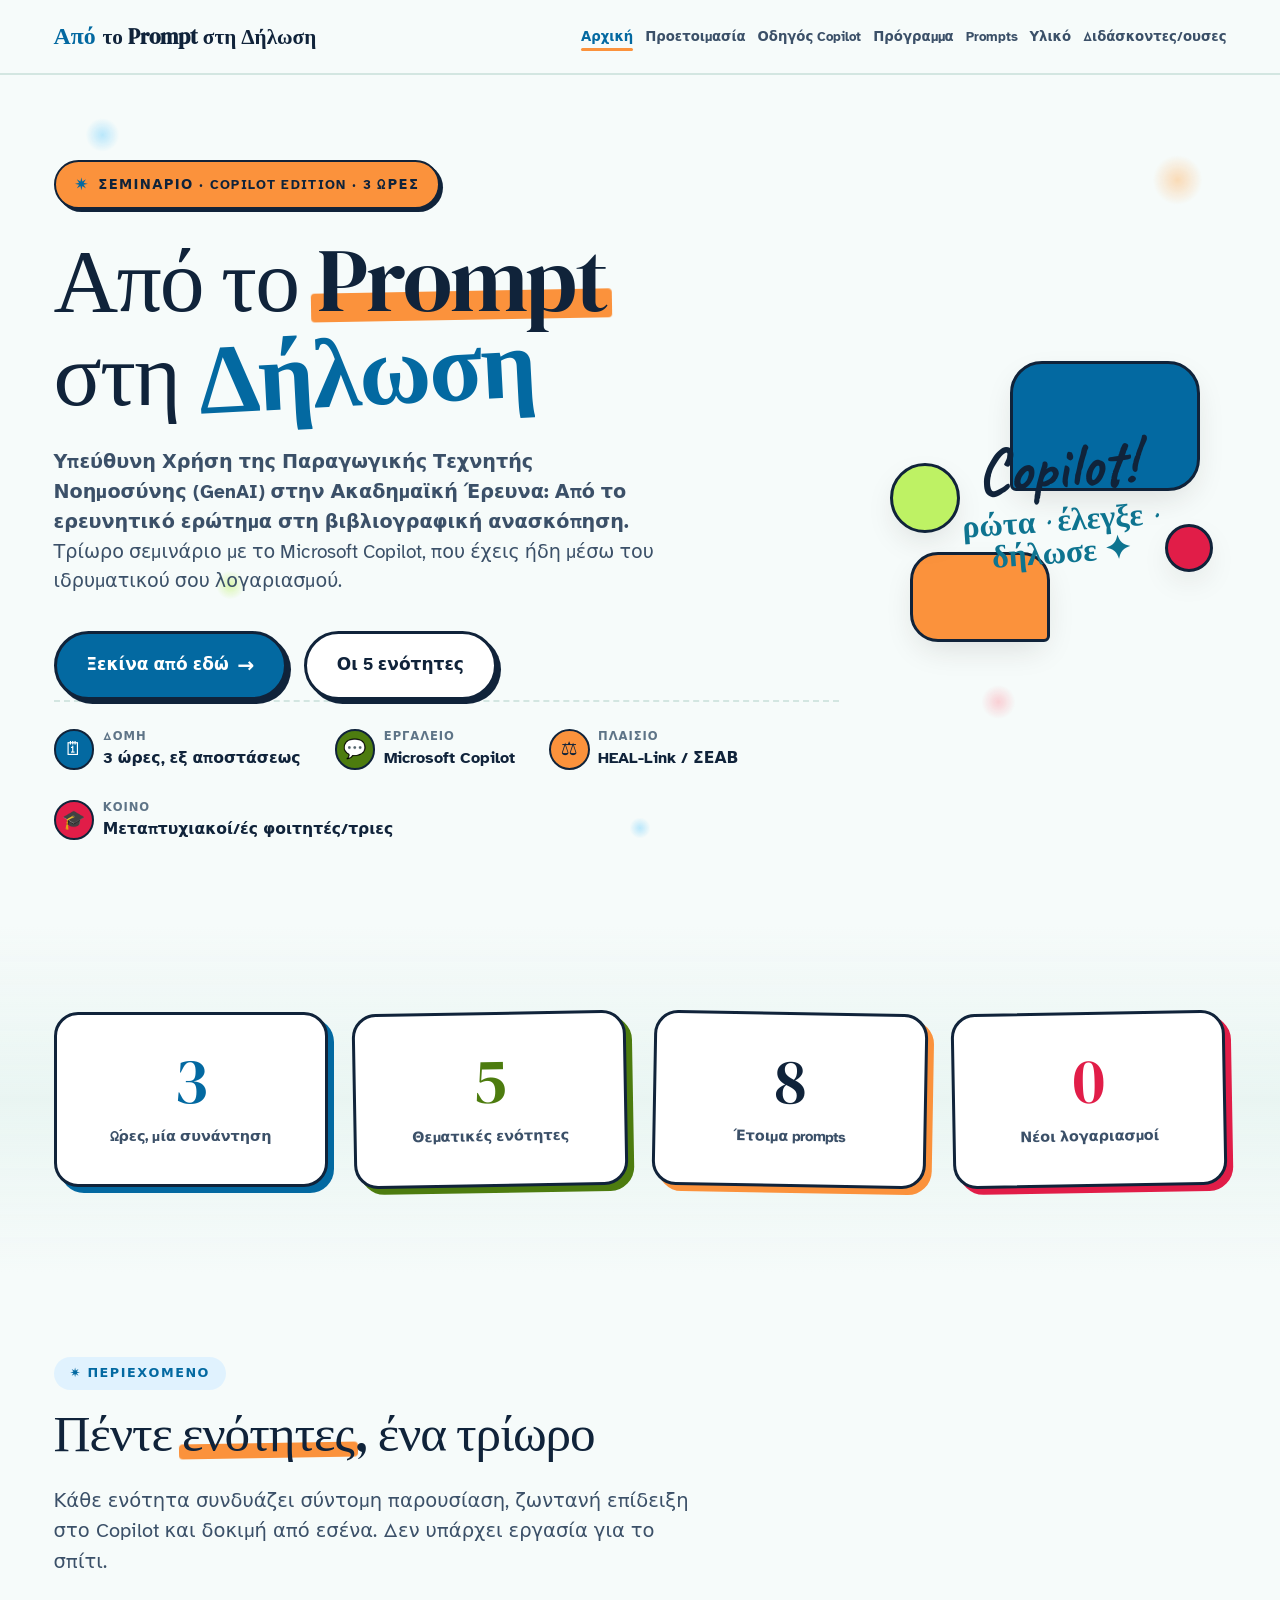
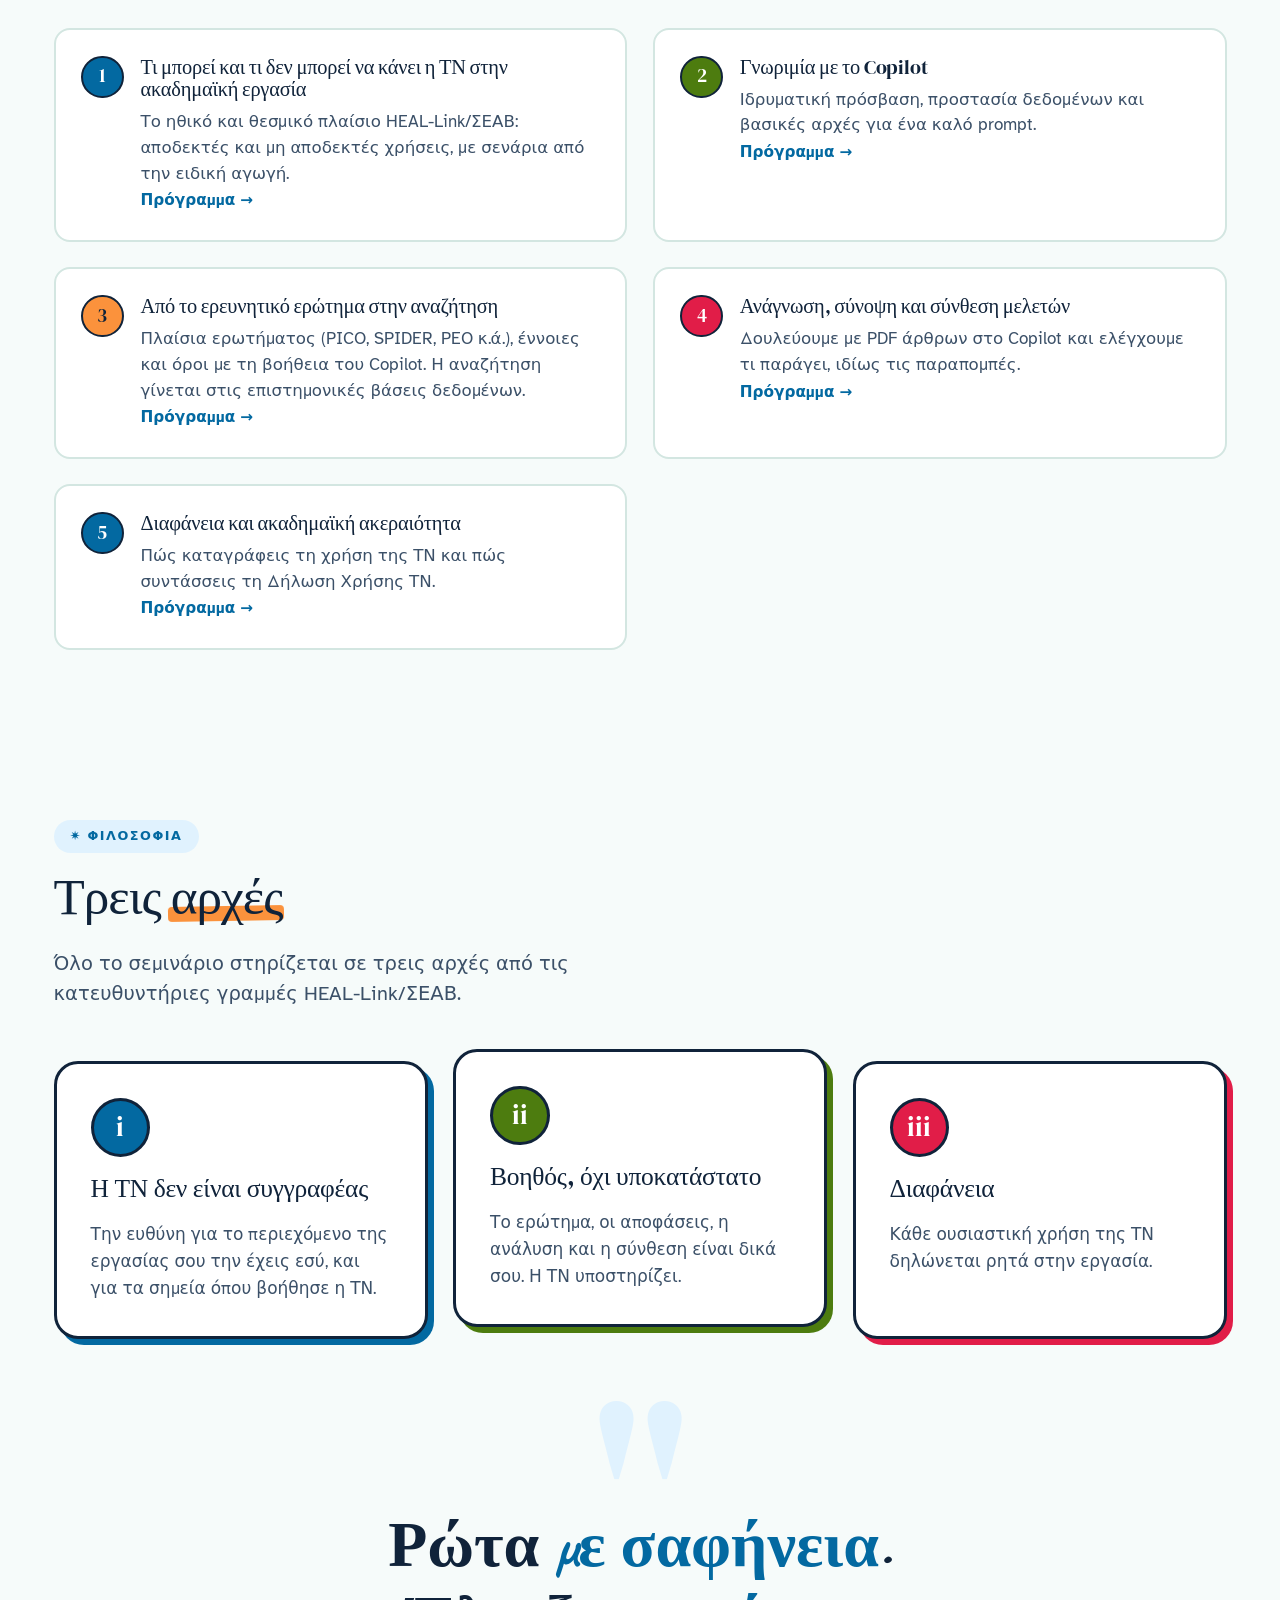
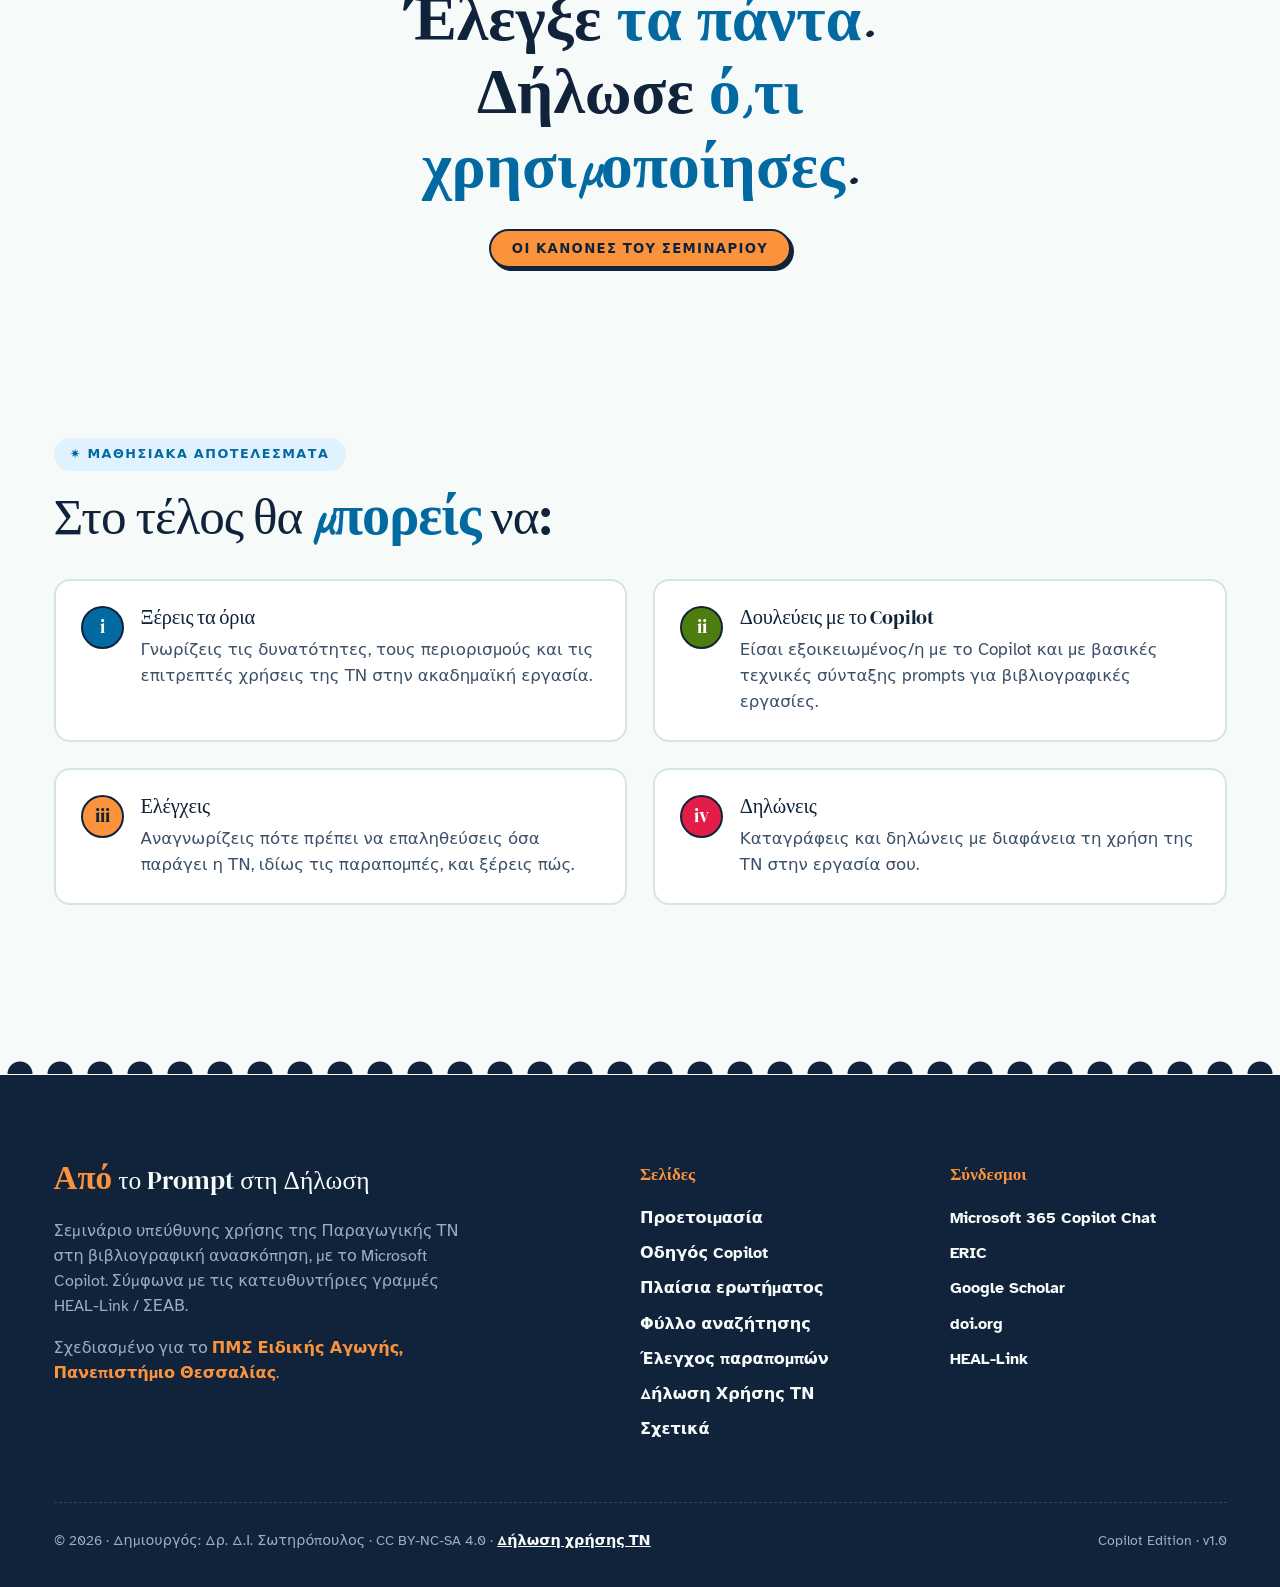
<file: index.html>
<!DOCTYPE html>
<html lang="el">
<head>
  <meta charset="UTF-8">
  <meta name="viewport" content="width=device-width, initial-scale=1.0">
  <title>Αρχική · Από το Prompt στη Δήλωση · Copilot Edition</title>
  <meta name="description" content="Τρίωρο σεμινάριο: υπεύθυνη χρήση του Microsoft Copilot στη βιβλιογραφική ανασκόπηση, σύμφωνα με HEAL-Link/ΣΕΑΒ.">
  <link rel="stylesheet" href="assets/style.css">
  
</head>
<body>

<nav class="nav">
  <div class="nav-inner">
    <a href="index.html" class="nav-brand"><span class="spark">Από</span> το Prompt στη Δήλωση</a>
    <ul class="nav-links"><li><a href="index.html" class="active">Αρχική</a></li><li><a href="prepare.html">Προετοιμασία</a></li><li><a href="copilot.html">Οδηγός Copilot</a></li><li><a href="session.html">Πρόγραμμα</a></li><li><a href="prompts.html">Prompts</a></li><li><a href="materials.html">Υλικό</a></li><li><a href="instructor.html">Διδάσκοντες/ουσες</a></li></ul>
  </div>
</nav>

<header class="hero">
  <div class="container">
    <div class="hero-grid">
      <div class="hero-content">
        <div class="eyebrow fade-up">Σεμινάριο · Copilot Edition · 3 ώρες</div>
        <h1 class="hero-title fade-up">Από το <span class="accent">Prompt</span><br>στη <span class="hand">Δήλωση</span></h1>
        <p class="hero-subtitle fade-up"><strong>Υπεύθυνη Χρήση της Παραγωγικής Τεχνητής Νοημοσύνης (GenAI) στην Ακαδημαϊκή Έρευνα: Από το ερευνητικό ερώτημα στη βιβλιογραφική ανασκόπηση.</strong> Τρίωρο σεμινάριο με το Microsoft Copilot, που έχεις ήδη μέσω του ιδρυματικού σου λογαριασμού.</p>
        <div class="cta-group fade-up"><a href="prepare.html" class="btn">Ξεκίνα από εδώ <span class="arrow">→</span></a><a href="#units" class="btn btn-outline">Οι 5 ενότητες</a></div>
        <dl class="hero-meta fade-up">
  <div class="hero-meta-item"><div class="hero-meta-icon icon-coral">🗓</div><div class="hero-meta-text"><dt>Δομή</dt><dd>3 ώρες, εξ αποστάσεως</dd></div></div>
  <div class="hero-meta-item"><div class="hero-meta-icon icon-teal">💬</div><div class="hero-meta-text"><dt>Εργαλείο</dt><dd>Microsoft Copilot</dd></div></div>
  <div class="hero-meta-item"><div class="hero-meta-icon icon-sun">⚖</div><div class="hero-meta-text"><dt>Πλαίσιο</dt><dd>HEAL-Link / ΣΕΑΒ</dd></div></div>
  <div class="hero-meta-item"><div class="hero-meta-icon icon-sage">🎓</div><div class="hero-meta-text"><dt>Κοινό</dt><dd>Μεταπτυχιακοί/ές φοιτητές/τριες</dd></div></div>
</dl>
      </div>
      <div class="hero-illo">
        <div class="hero-shape shape-1"></div>
        <div class="hero-shape shape-2"></div>
        <div class="hero-shape shape-3"></div>
        <div class="hero-shape shape-4"></div>
        <div class="hero-label">Copilot!<br><span>ρώτα · έλεγξε · δήλωσε ✦</span></div>
      </div>
    </div>
  </div>
</header>

<section class="glance">
  <div class="container">
    <div class="glance-grid">
      <div class="glance-cell"><span class="glance-num">3</span><span class="glance-label">Ώρες, μία συνάντηση</span></div>
      <div class="glance-cell"><span class="glance-num">5</span><span class="glance-label">Θεματικές ενότητες</span></div>
      <div class="glance-cell"><span class="glance-num">8</span><span class="glance-label">Έτοιμα prompts</span></div>
      <div class="glance-cell"><span class="glance-num">0</span><span class="glance-label">Νέοι λογαριασμοί</span></div>
    </div>
  </div>
</section>

<section id="units">
  <div class="container">
    <div class="section-eyebrow">✷ Περιεχόμενο</div>
    <h2 class="section-title">Πέντε <span class="accent">ενότητες</span>, ένα τρίωρο</h2>
    <p class="section-lead">Κάθε ενότητα συνδυάζει σύντομη παρουσίαση, ζωντανή επίδειξη στο Copilot και δοκιμή από εσένα. Δεν υπάρχει εργασία για το σπίτι.</p>

    <div class="learn-grid">
      <div class="learn-item"><div class="learn-marker">1</div><div class="learn-content">
        <h4>Τι μπορεί και τι δεν μπορεί να κάνει η ΤΝ στην ακαδημαϊκή εργασία</h4>
        <p>Το ηθικό και θεσμικό πλαίσιο HEAL-Link/ΣΕΑΒ: αποδεκτές και μη αποδεκτές χρήσεις, με σενάρια από την ειδική αγωγή.</p>
        <a href="session.html#u1" style="font-size:.9rem;">Πρόγραμμα →</a></div></div>
      <div class="learn-item"><div class="learn-marker">2</div><div class="learn-content">
        <h4>Γνωριμία με το Copilot</h4>
        <p>Ιδρυματική πρόσβαση, προστασία δεδομένων και βασικές αρχές για ένα καλό prompt.</p>
        <a href="session.html#u2" style="font-size:.9rem;">Πρόγραμμα →</a></div></div>
      <div class="learn-item"><div class="learn-marker">3</div><div class="learn-content">
        <h4>Από το ερευνητικό ερώτημα στην αναζήτηση</h4>
        <p>Πλαίσια ερωτήματος (PICO, SPIDER, PEO κ.ά.), έννοιες και όροι με τη βοήθεια του Copilot. Η αναζήτηση γίνεται στις επιστημονικές βάσεις δεδομένων.</p>
        <a href="session.html#u3" style="font-size:.9rem;">Πρόγραμμα →</a></div></div>
      <div class="learn-item"><div class="learn-marker">4</div><div class="learn-content">
        <h4>Ανάγνωση, σύνοψη και σύνθεση μελετών</h4>
        <p>Δουλεύουμε με PDF άρθρων στο Copilot και ελέγχουμε τι παράγει, ιδίως τις παραπομπές.</p>
        <a href="session.html#u4" style="font-size:.9rem;">Πρόγραμμα →</a></div></div>
      <div class="learn-item"><div class="learn-marker">5</div><div class="learn-content">
        <h4>Διαφάνεια και ακαδημαϊκή ακεραιότητα</h4>
        <p>Πώς καταγράφεις τη χρήση της ΤΝ και πώς συντάσσεις τη Δήλωση Χρήσης ΤΝ.</p>
        <a href="session.html#u5" style="font-size:.9rem;">Πρόγραμμα →</a></div></div>
    </div>
  </div>
</section>

<section>
  <div class="container">
    <div class="section-eyebrow">✷ Φιλοσοφία</div>
    <h2 class="section-title">Τρεις <span class="accent">αρχές</span></h2>
    <p class="section-lead">Όλο το σεμινάριο στηρίζεται σε τρεις αρχές από τις κατευθυντήριες γραμμές HEAL-Link/ΣΕΑΒ.</p>
    <div class="principles-grid">
      <div class="principle"><div class="principle-icon">i</div><h3 class="principle-title">Η ΤΝ δεν είναι συγγραφέας</h3>
        <p class="principle-text">Την ευθύνη για το περιεχόμενο της εργασίας σου την έχεις εσύ, και για τα σημεία όπου βοήθησε η ΤΝ.</p></div>
      <div class="principle"><div class="principle-icon">ii</div><h3 class="principle-title">Βοηθός, όχι υποκατάστατο</h3>
        <p class="principle-text">Το ερώτημα, οι αποφάσεις, η ανάλυση και η σύνθεση είναι δικά σου. Η ΤΝ υποστηρίζει.</p></div>
      <div class="principle"><div class="principle-icon">iii</div><h3 class="principle-title">Διαφάνεια</h3>
        <p class="principle-text">Κάθε ουσιαστική χρήση της ΤΝ δηλώνεται ρητά στην εργασία.</p></div>
    </div>
  </div>
</section>

<section class="pullquote">
  <div class="content">
    <blockquote class="pullquote-text">Ρώτα <em>με σαφήνεια</em>.<br>Έλεγξε <em>τα πάντα</em>.<br>Δήλωσε <em>ό,τι χρησιμοποίησες</em>.</blockquote>
    <div class="pullquote-attribution">Οι κανόνες του σεμιναρίου</div>
  </div>
</section>

<section>
  <div class="container">
    <div class="section-eyebrow">✷ Μαθησιακά αποτελέσματα</div>
    <h2 class="section-title">Στο τέλος θα <span class="hand">μπορείς</span> να:</h2>
    <div class="learn-grid">
      <div class="learn-item"><div class="learn-marker">i</div><div class="learn-content"><h4>Ξέρεις τα όρια</h4><p>Γνωρίζεις τις δυνατότητες, τους περιορισμούς και τις επιτρεπτές χρήσεις της ΤΝ στην ακαδημαϊκή εργασία.</p></div></div>
      <div class="learn-item"><div class="learn-marker">ii</div><div class="learn-content"><h4>Δουλεύεις με το Copilot</h4><p>Είσαι εξοικειωμένος/η με το Copilot και με βασικές τεχνικές σύνταξης prompts για βιβλιογραφικές εργασίες.</p></div></div>
      <div class="learn-item"><div class="learn-marker">iii</div><div class="learn-content"><h4>Ελέγχεις</h4><p>Αναγνωρίζεις πότε πρέπει να επαληθεύσεις όσα παράγει η ΤΝ, ιδίως τις παραπομπές, και ξέρεις πώς.</p></div></div>
      <div class="learn-item"><div class="learn-marker">iv</div><div class="learn-content"><h4>Δηλώνεις</h4><p>Καταγράφεις και δηλώνεις με διαφάνεια τη χρήση της ΤΝ στην εργασία σου.</p></div></div>
    </div>
  </div>
</section>


<footer class="footer">
  <div class="container">
    <div class="footer-grid">
      <div>
        <div class="footer-brand"><span class="hand">Από</span> το Prompt στη Δήλωση</div>
        <p class="footer-text">Σεμινάριο υπεύθυνης χρήσης της Παραγωγικής ΤΝ στη βιβλιογραφική ανασκόπηση, με το Microsoft Copilot. Σύμφωνα με τις κατευθυντήριες γραμμές HEAL-Link / ΣΕΑΒ.</p>
        <p class="footer-text" style="margin-top:1rem;">Σχεδιασμένο για το <a href="https://maspecialed.sed.uth.gr/perigrammata-mathimatwn/" target="_blank" rel="noopener" style="color:var(--sun);">ΠΜΣ Ειδικής Αγωγής, Πανεπιστήμιο Θεσσαλίας</a>.</p>
      </div>
      <div>
        <h5>Σελίδες</h5>
        <ul>
          <li><a href="prepare.html">Προετοιμασία</a></li>
          <li><a href="copilot.html">Οδηγός Copilot</a></li>
          <li><a href="frameworks.html">Πλαίσια ερωτήματος</a></li>
          <li><a href="worksheet.html">Φύλλο αναζήτησης</a></li>
          <li><a href="verify.html">Έλεγχος παραπομπών</a></li>
          <li><a href="statement.html">Δήλωση Χρήσης ΤΝ</a></li>
          <li><a href="about.html">Σχετικά</a></li>
        </ul>
      </div>
      <div>
        <h5>Σύνδεσμοι</h5>
        <ul>
          <li><a href="https://m365.cloud.microsoft/chat" target="_blank" rel="noopener">Microsoft 365 Copilot Chat</a></li>
          <li><a href="https://eric.ed.gov" target="_blank" rel="noopener">ERIC</a></li>
          <li><a href="https://scholar.google.com" target="_blank" rel="noopener">Google Scholar</a></li>
          <li><a href="https://www.doi.org" target="_blank" rel="noopener">doi.org</a></li>
          <li><a href="https://www.heal-link.gr/" target="_blank" rel="noopener">HEAL-Link</a></li>
        </ul>
      </div>
    </div>
    <div class="footer-bottom">
      <div>© 2026 · Δημιουργός: Δρ. Δ.Ι. Σωτηρόπουλος · CC BY-NC-SA 4.0 · <a href="about.html#ai-use" style="text-decoration:underline;">Δήλωση χρήσης ΤΝ</a></div>
      <div>Copilot Edition · v1.0</div>
    </div>
  </div>
</footer>

</body>
</html>
</file>
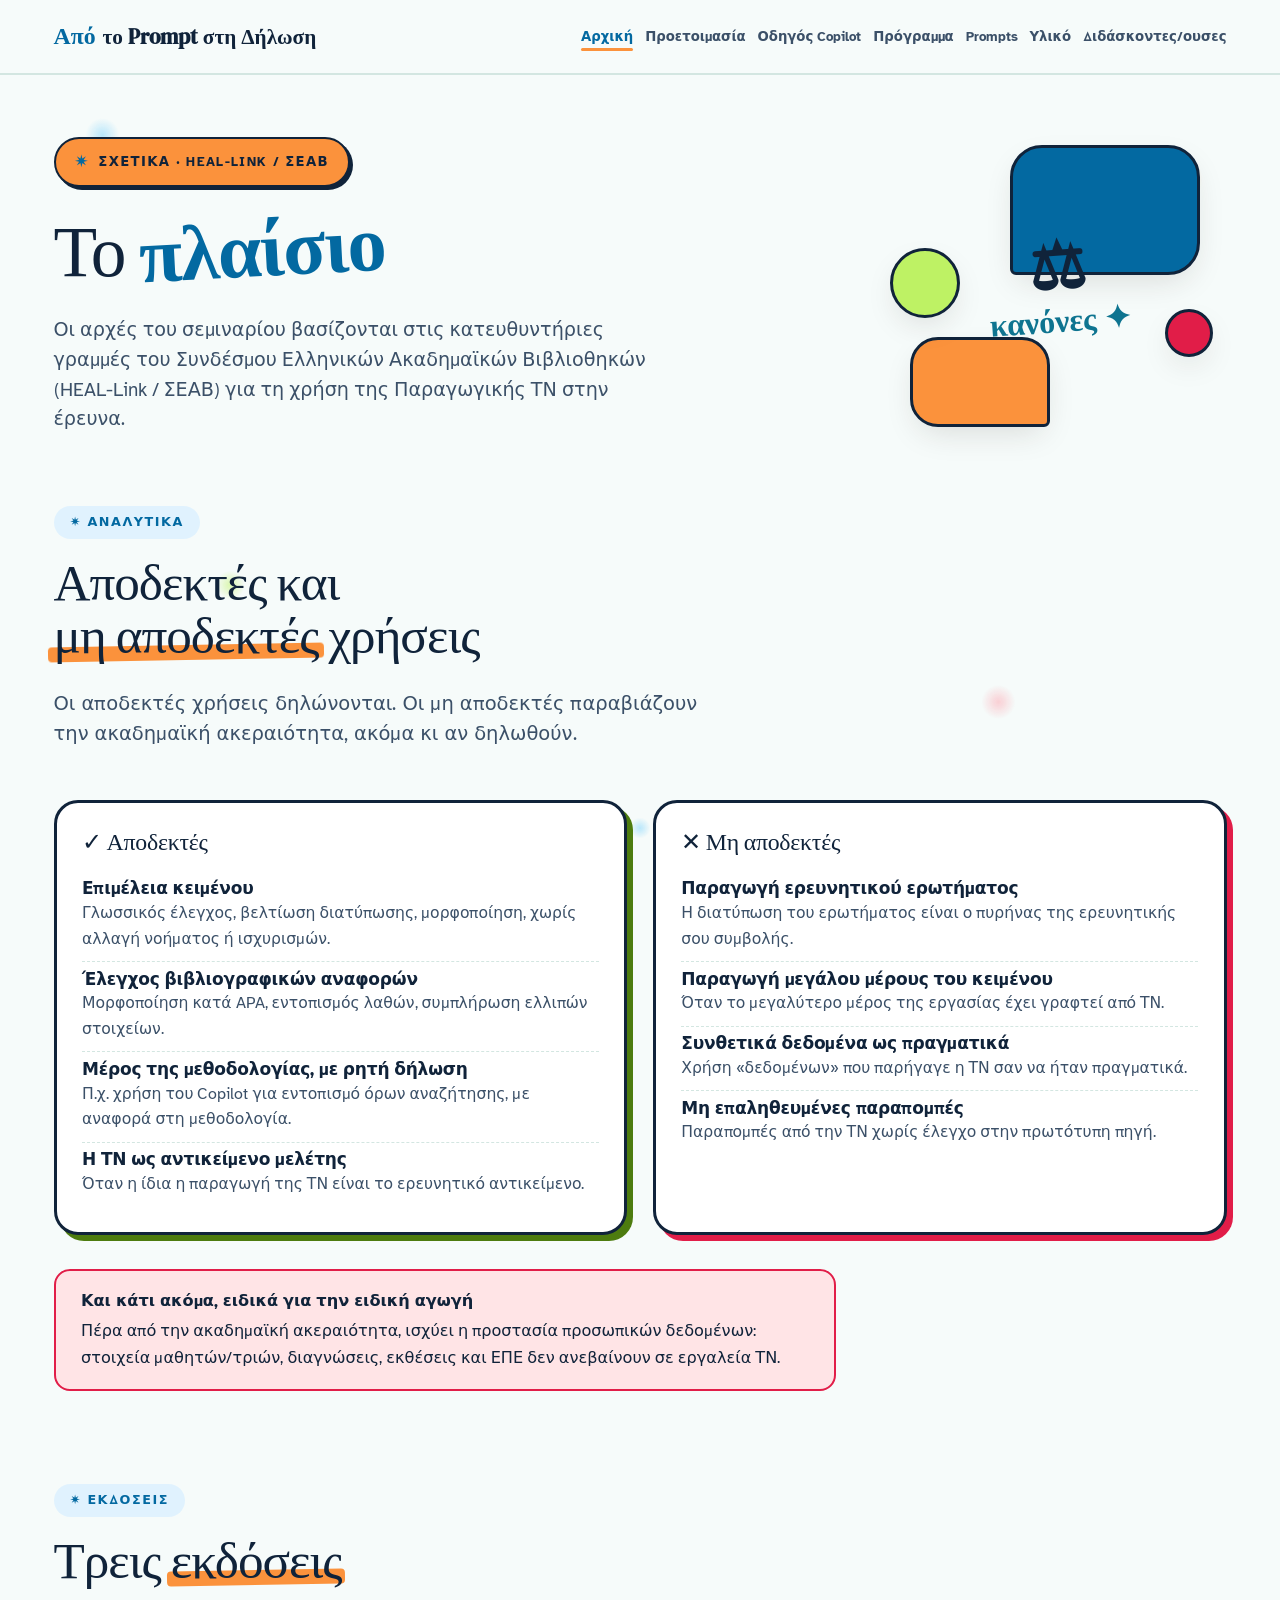
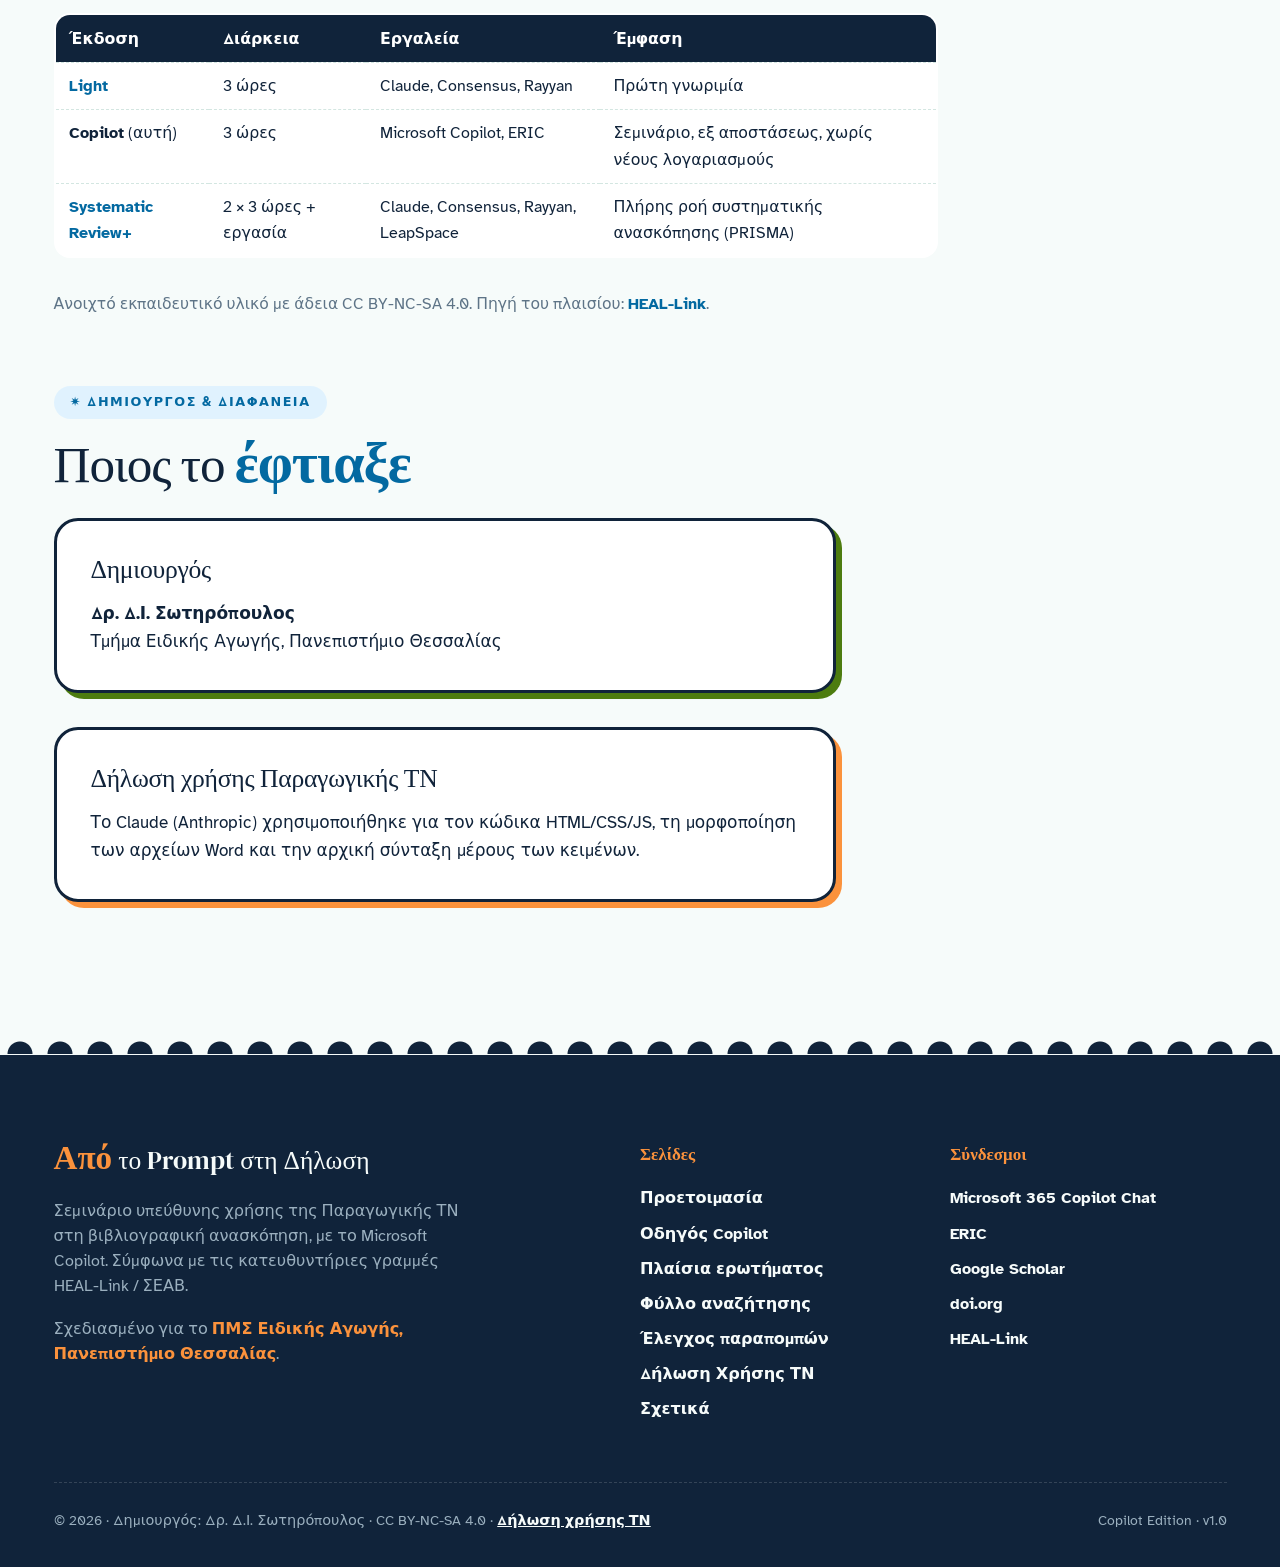
<file: about.html>
<!DOCTYPE html>
<html lang="el">
<head>
  <meta charset="UTF-8">
  <meta name="viewport" content="width=device-width, initial-scale=1.0">
  <title>Σχετικά · Από το Prompt στη Δήλωση · Copilot Edition</title>
  <meta name="description" content="Το πλαίσιο HEAL-Link/ΣΕΑΒ, οι αποδεκτές και μη αποδεκτές χρήσεις της ΤΝ, και οι εκδόσεις του σεμιναρίου.">
  <link rel="stylesheet" href="assets/style.css">
  
</head>
<body>

<nav class="nav">
  <div class="nav-inner">
    <a href="index.html" class="nav-brand"><span class="spark">Από</span> το Prompt στη Δήλωση</a>
    <ul class="nav-links"><li><a href="index.html" class="active">Αρχική</a></li><li><a href="prepare.html">Προετοιμασία</a></li><li><a href="copilot.html">Οδηγός Copilot</a></li><li><a href="session.html">Πρόγραμμα</a></li><li><a href="prompts.html">Prompts</a></li><li><a href="materials.html">Υλικό</a></li><li><a href="instructor.html">Διδάσκοντες/ουσες</a></li></ul>
  </div>
</nav>

<header class="hero hero-sm">
  <div class="container">
    <div class="hero-grid">
      <div class="hero-content">
        <div class="eyebrow fade-up">Σχετικά · HEAL-Link / ΣΕΑΒ</div>
        <h1 class="hero-title fade-up">Το <span class="hand">πλαίσιο</span></h1>
        <p class="hero-subtitle fade-up">Οι αρχές του σεμιναρίου βασίζονται στις κατευθυντήριες γραμμές του Συνδέσμου Ελληνικών Ακαδημαϊκών Βιβλιοθηκών (HEAL-Link / ΣΕΑΒ) για τη χρήση της Παραγωγικής ΤΝ στην έρευνα.</p>
        
        
      </div>
      <div class="hero-illo">
        <div class="hero-shape shape-1"></div>
        <div class="hero-shape shape-2"></div>
        <div class="hero-shape shape-3"></div>
        <div class="hero-shape shape-4"></div>
        <div class="hero-label">⚖<br><span>κανόνες ✦</span></div>
      </div>
    </div>
  </div>
</header>

<section class="tight" id="uses">
  <div class="container">
    <div class="section-eyebrow">✷ Αναλυτικά</div>
    <h2 class="section-title">Αποδεκτές και <span class="accent">μη αποδεκτές</span> χρήσεις</h2>
    <p class="section-lead">Οι αποδεκτές χρήσεις δηλώνονται. Οι μη αποδεκτές παραβιάζουν την ακαδημαϊκή ακεραιότητα, ακόμα κι αν δηλωθούν.</p>
    <div class="dodont">
      <div class="col yes">
        <h3>✓ Αποδεκτές</h3>
        <div class="item"><h4>Επιμέλεια κειμένου</h4><p>Γλωσσικός έλεγχος, βελτίωση διατύπωσης, μορφοποίηση, χωρίς αλλαγή νοήματος ή ισχυρισμών.</p></div>
        <div class="item"><h4>Έλεγχος βιβλιογραφικών αναφορών</h4><p>Μορφοποίηση κατά APA, εντοπισμός λαθών, συμπλήρωση ελλιπών στοιχείων.</p></div>
        <div class="item"><h4>Μέρος της μεθοδολογίας, με ρητή δήλωση</h4><p>Π.χ. χρήση του Copilot για εντοπισμό όρων αναζήτησης, με αναφορά στη μεθοδολογία.</p></div>
        <div class="item"><h4>Η ΤΝ ως αντικείμενο μελέτης</h4><p>Όταν η ίδια η παραγωγή της ΤΝ είναι το ερευνητικό αντικείμενο.</p></div>
      </div>
      <div class="col no">
        <h3>✕ Μη αποδεκτές</h3>
        <div class="item"><h4>Παραγωγή ερευνητικού ερωτήματος</h4><p>Η διατύπωση του ερωτήματος είναι ο πυρήνας της ερευνητικής σου συμβολής.</p></div>
        <div class="item"><h4>Παραγωγή μεγάλου μέρους του κειμένου</h4><p>Όταν το μεγαλύτερο μέρος της εργασίας έχει γραφτεί από ΤΝ.</p></div>
        <div class="item"><h4>Συνθετικά δεδομένα ως πραγματικά</h4><p>Χρήση «δεδομένων» που παρήγαγε η ΤΝ σαν να ήταν πραγματικά.</p></div>
        <div class="item"><h4>Μη επαληθευμένες παραπομπές</h4><p>Παραπομπές από την ΤΝ χωρίς έλεγχο στην πρωτότυπη πηγή.</p></div>
      </div>
    </div>
    <div class="box box-stop" style="max-width:46rem;margin-top:var(--space-5);">
      <strong>Και κάτι ακόμα, ειδικά για την ειδική αγωγή</strong>
      <p>Πέρα από την ακαδημαϊκή ακεραιότητα, ισχύει η προστασία προσωπικών δεδομένων: στοιχεία μαθητών/τριών, διαγνώσεις, εκθέσεις και ΕΠΕ δεν ανεβαίνουν σε εργαλεία ΤΝ.</p>
    </div>
  </div>
</section>

<section class="tight">
  <div class="container">
    <div class="section-eyebrow">✷ Εκδόσεις</div>
    <h2 class="section-title">Τρεις <span class="accent">εκδόσεις</span></h2>
    <div class="tbl-wrap" style="max-width:52rem;"><table class="tbl">
      <tr><th>Έκδοση</th><th>Διάρκεια</th><th>Εργαλεία</th><th>Έμφαση</th></tr>
      <tr><td><a href="https://genaisotirop.github.io/heal-genai-workshop-light/">Light</a></td><td>3 ώρες</td><td>Claude, Consensus, Rayyan</td><td>Πρώτη γνωριμία</td></tr>
      <tr><td><strong>Copilot</strong> (αυτή)</td><td>3 ώρες</td><td>Microsoft Copilot, ERIC</td><td>Σεμινάριο, εξ αποστάσεως, χωρίς νέους λογαριασμούς</td></tr>
      <tr><td><a href="https://genaisotirop.github.io/heal-genai-workshop-systematic-plus/">Systematic Review+</a></td><td>2 × 3 ώρες + εργασία</td><td>Claude, Consensus, Rayyan, LeapSpace</td><td>Πλήρης ροή συστηματικής ανασκόπησης (PRISMA)</td></tr>
    </table></div>
    <p style="margin-top:var(--space-5);color:var(--muted);font-size:.92rem;">Ανοιχτό εκπαιδευτικό υλικό με άδεια CC BY-NC-SA 4.0. Πηγή του πλαισίου: <a href="https://www.heal-link.gr/" target="_blank" rel="noopener">HEAL-Link</a>.</p>
  </div>
</section>

<section class="tight" id="ai-use">
  <div class="container">
    <div class="section-eyebrow">✷ Δημιουργός & διαφάνεια</div>
    <h2 class="section-title">Ποιος το <span class="hand">έφτιαξε</span></h2>
    <div class="card c-teal" style="max-width:46rem;">
      <h3>Δημιουργός</h3>
      <p><strong>Δρ. Δ.Ι. Σωτηρόπουλος</strong><br>Τμήμα Ειδικής Αγωγής, Πανεπιστήμιο Θεσσαλίας</p>
    </div>
    <div class="card c-sun" style="max-width:46rem;">
      <h3>Δήλωση χρήσης Παραγωγικής ΤΝ</h3>
      <p style="margin:0;">Το Claude (Anthropic) χρησιμοποιήθηκε για τον κώδικα HTML/CSS/JS, τη μορφοποίηση των αρχείων Word και την αρχική σύνταξη μέρους των κειμένων.</p>
    </div>
  </div>
</section>


<footer class="footer">
  <div class="container">
    <div class="footer-grid">
      <div>
        <div class="footer-brand"><span class="hand">Από</span> το Prompt στη Δήλωση</div>
        <p class="footer-text">Σεμινάριο υπεύθυνης χρήσης της Παραγωγικής ΤΝ στη βιβλιογραφική ανασκόπηση, με το Microsoft Copilot. Σύμφωνα με τις κατευθυντήριες γραμμές HEAL-Link / ΣΕΑΒ.</p>
        <p class="footer-text" style="margin-top:1rem;">Σχεδιασμένο για το <a href="https://maspecialed.sed.uth.gr/perigrammata-mathimatwn/" target="_blank" rel="noopener" style="color:var(--sun);">ΠΜΣ Ειδικής Αγωγής, Πανεπιστήμιο Θεσσαλίας</a>.</p>
      </div>
      <div>
        <h5>Σελίδες</h5>
        <ul>
          <li><a href="prepare.html">Προετοιμασία</a></li>
          <li><a href="copilot.html">Οδηγός Copilot</a></li>
          <li><a href="frameworks.html">Πλαίσια ερωτήματος</a></li>
          <li><a href="worksheet.html">Φύλλο αναζήτησης</a></li>
          <li><a href="verify.html">Έλεγχος παραπομπών</a></li>
          <li><a href="statement.html">Δήλωση Χρήσης ΤΝ</a></li>
          <li><a href="about.html">Σχετικά</a></li>
        </ul>
      </div>
      <div>
        <h5>Σύνδεσμοι</h5>
        <ul>
          <li><a href="https://m365.cloud.microsoft/chat" target="_blank" rel="noopener">Microsoft 365 Copilot Chat</a></li>
          <li><a href="https://eric.ed.gov" target="_blank" rel="noopener">ERIC</a></li>
          <li><a href="https://scholar.google.com" target="_blank" rel="noopener">Google Scholar</a></li>
          <li><a href="https://www.doi.org" target="_blank" rel="noopener">doi.org</a></li>
          <li><a href="https://www.heal-link.gr/" target="_blank" rel="noopener">HEAL-Link</a></li>
        </ul>
      </div>
    </div>
    <div class="footer-bottom">
      <div>© 2026 · Δημιουργός: Δρ. Δ.Ι. Σωτηρόπουλος · CC BY-NC-SA 4.0 · <a href="about.html#ai-use" style="text-decoration:underline;">Δήλωση χρήσης ΤΝ</a></div>
      <div>Copilot Edition · v1.0</div>
    </div>
  </div>
</footer>

</body>
</html>
</file>
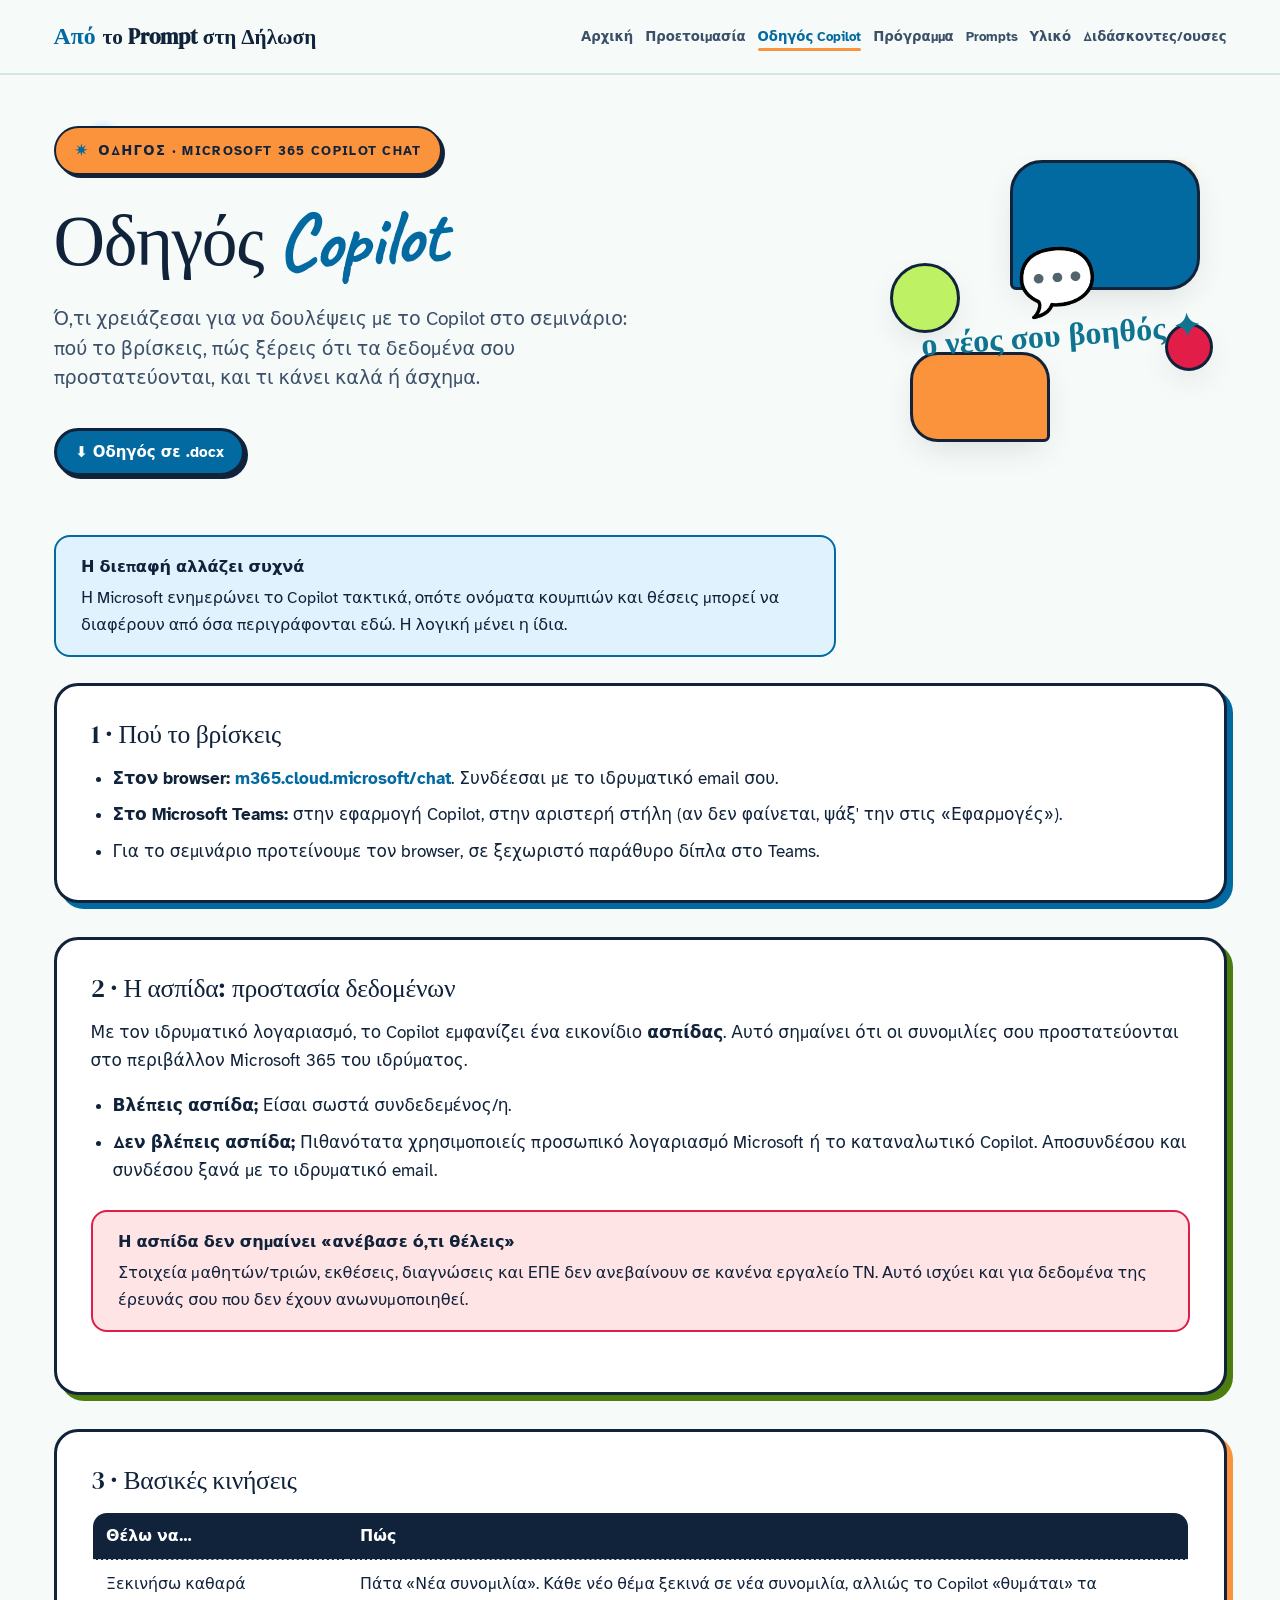
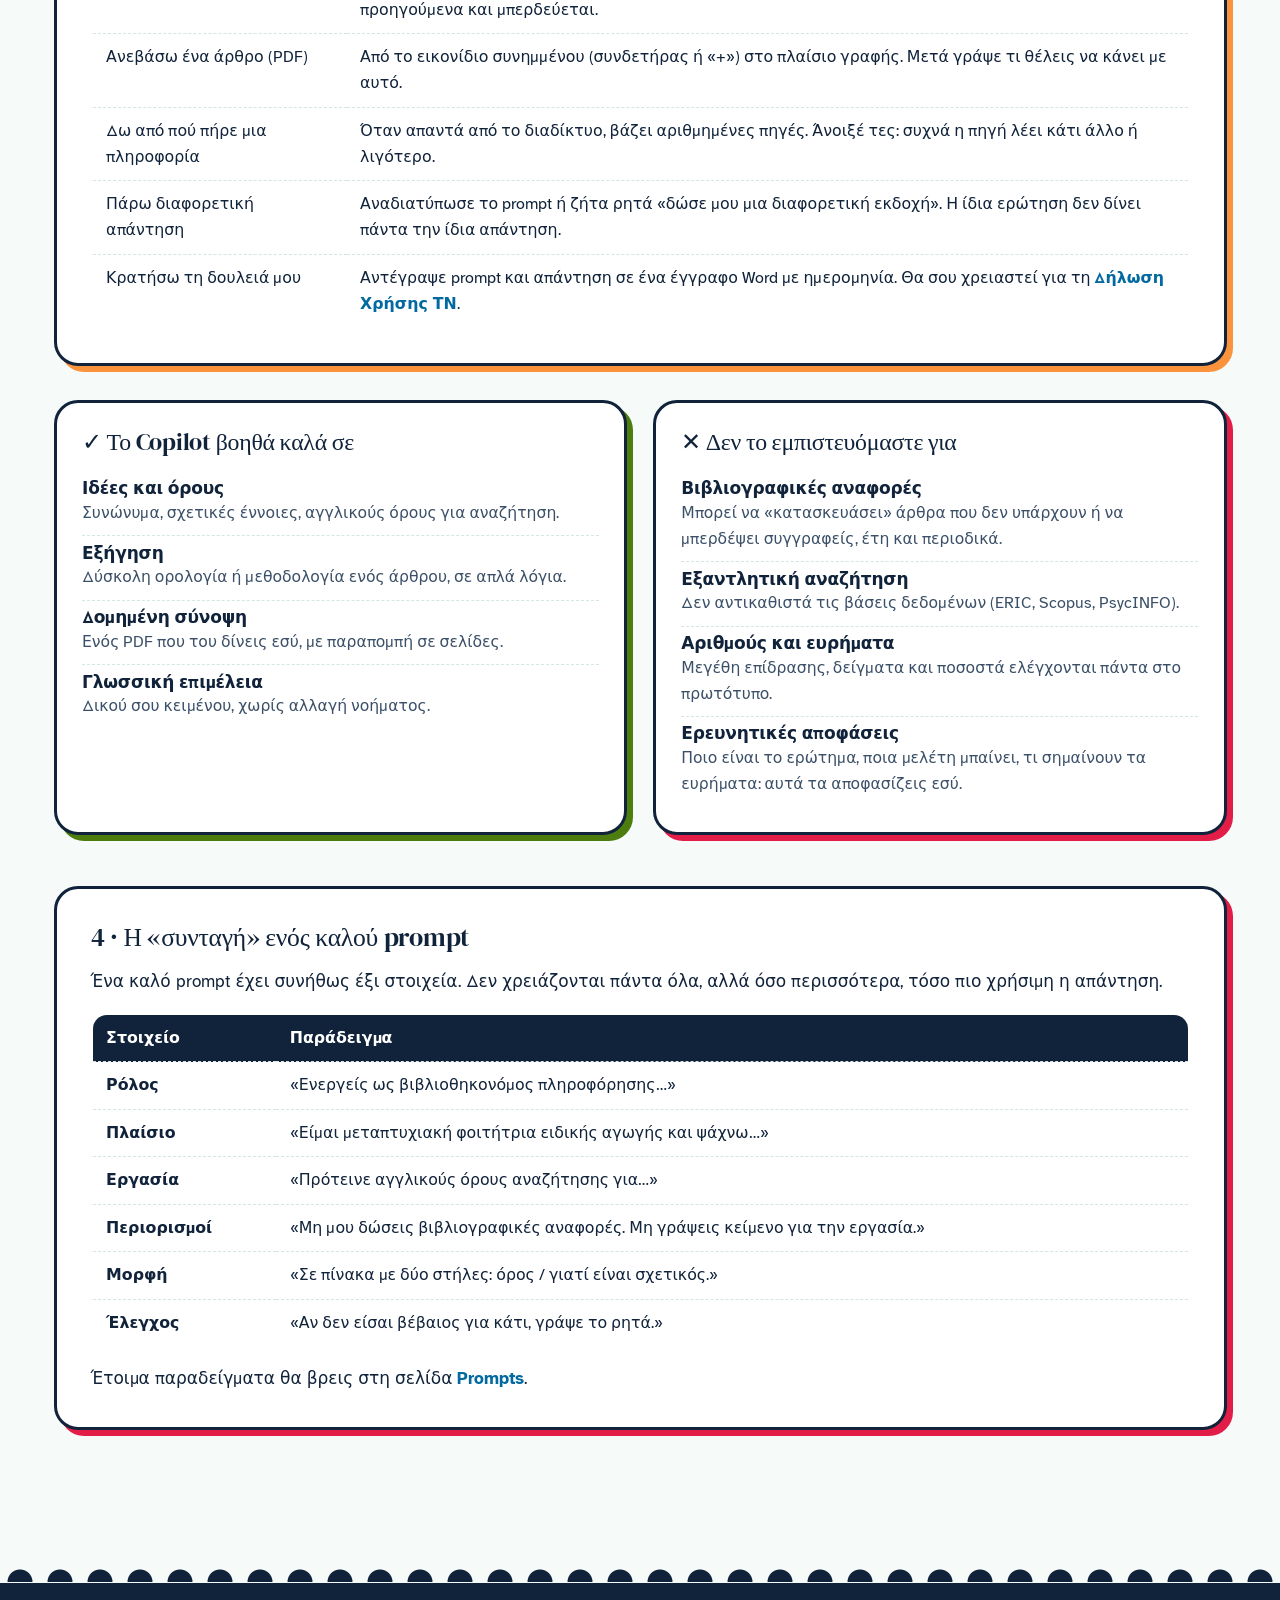
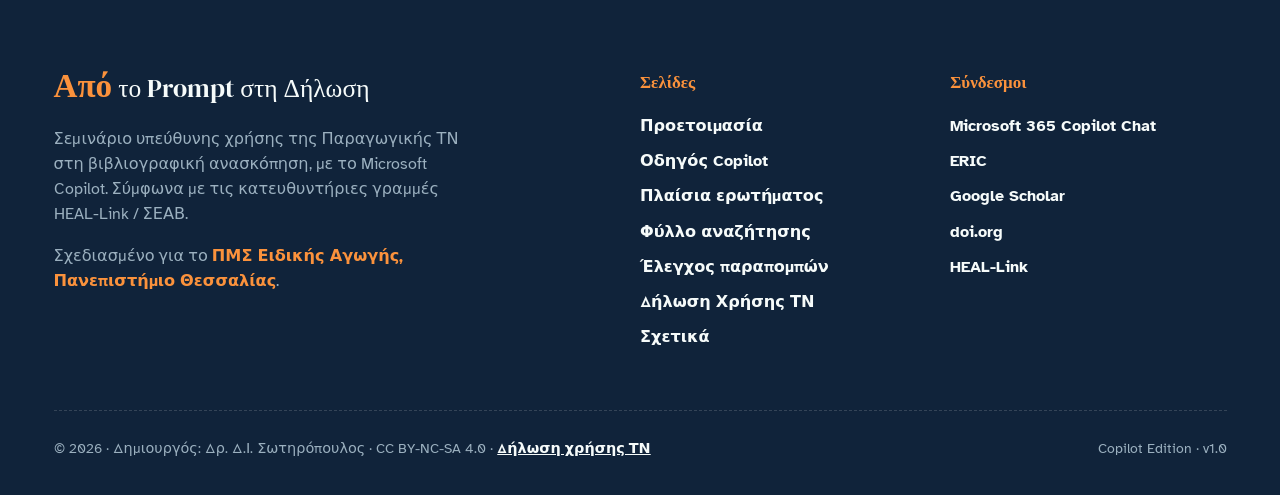
<file: copilot.html>
<!DOCTYPE html>
<html lang="el">
<head>
  <meta charset="UTF-8">
  <meta name="viewport" content="width=device-width, initial-scale=1.0">
  <title>Οδηγός Copilot · Από το Prompt στη Δήλωση · Copilot Edition</title>
  <meta name="description" content="Οδηγός χρήσης του Microsoft 365 Copilot Chat για ακαδημαϊκή εργασία: σύνδεση, ασπίδα προστασίας, συνημμένα, πηγές, όρια.">
  <link rel="stylesheet" href="assets/style.css">
  
</head>
<body>

<nav class="nav">
  <div class="nav-inner">
    <a href="index.html" class="nav-brand"><span class="spark">Από</span> το Prompt στη Δήλωση</a>
    <ul class="nav-links"><li><a href="index.html">Αρχική</a></li><li><a href="prepare.html">Προετοιμασία</a></li><li><a href="copilot.html" class="active">Οδηγός Copilot</a></li><li><a href="session.html">Πρόγραμμα</a></li><li><a href="prompts.html">Prompts</a></li><li><a href="materials.html">Υλικό</a></li><li><a href="instructor.html">Διδάσκοντες/ουσες</a></li></ul>
  </div>
</nav>

<header class="hero hero-sm">
  <div class="container">
    <div class="hero-grid">
      <div class="hero-content">
        <div class="eyebrow fade-up">Οδηγός · Microsoft 365 Copilot Chat</div>
        <h1 class="hero-title fade-up">Οδηγός <span class="hand">Copilot</span></h1>
        <p class="hero-subtitle fade-up">Ό,τι χρειάζεσαι για να δουλέψεις με το Copilot στο σεμινάριο: πού το βρίσκεις, πώς ξέρεις ότι τα δεδομένα σου προστατεύονται, και τι κάνει καλά ή άσχημα.</p>
        <div class="cta-group fade-up"><a href="downloads/01_Copilot_Guide.docx" download class="btn btn-sm">⬇ Οδηγός σε .docx</a></div>
        
      </div>
      <div class="hero-illo">
        <div class="hero-shape shape-1"></div>
        <div class="hero-shape shape-2"></div>
        <div class="hero-shape shape-3"></div>
        <div class="hero-shape shape-4"></div>
        <div class="hero-label">💬<br><span>ο νέος σου βοηθός ✦</span></div>
      </div>
    </div>
  </div>
</header>

<section class="tight">
  <div class="container">
    <div class="box box-info" style="max-width:46rem;margin-top:0;">
      <strong>Η διεπαφή αλλάζει συχνά</strong>
      <p>Η Microsoft ενημερώνει το Copilot τακτικά, οπότε ονόματα κουμπιών και θέσεις μπορεί να διαφέρουν από όσα περιγράφονται εδώ. Η λογική μένει η ίδια.</p>
    </div>

    <div class="card">
      <h3>1 · Πού το βρίσκεις</h3>
      <ul>
        <li><strong>Στον browser:</strong> <a href="https://m365.cloud.microsoft/chat" target="_blank" rel="noopener">m365.cloud.microsoft/chat</a>. Συνδέεσαι με το ιδρυματικό email σου.</li>
        <li><strong>Στο Microsoft Teams:</strong> στην εφαρμογή Copilot, στην αριστερή στήλη (αν δεν φαίνεται, ψάξ' την στις «Εφαρμογές»).</li>
        <li>Για το σεμινάριο προτείνουμε τον browser, σε ξεχωριστό παράθυρο δίπλα στο Teams.</li>
      </ul>
    </div>

    <div class="card c-teal">
      <h3>2 · Η ασπίδα: προστασία δεδομένων</h3>
      <p>Με τον ιδρυματικό λογαριασμό, το Copilot εμφανίζει ένα εικονίδιο <strong>ασπίδας</strong>. Αυτό σημαίνει ότι οι συνομιλίες σου προστατεύονται στο περιβάλλον Microsoft 365 του ιδρύματος.</p>
      <ul>
        <li><strong>Βλέπεις ασπίδα;</strong> Είσαι σωστά συνδεδεμένος/η.</li>
        <li><strong>Δεν βλέπεις ασπίδα;</strong> Πιθανότατα χρησιμοποιείς προσωπικό λογαριασμό Microsoft ή το καταναλωτικό Copilot. Αποσυνδέσου και συνδέσου ξανά με το ιδρυματικό email.</li>
      </ul>
      <div class="box box-stop">
        <strong>Η ασπίδα δεν σημαίνει «ανέβασε ό,τι θέλεις»</strong>
        <p>Στοιχεία μαθητών/τριών, εκθέσεις, διαγνώσεις και ΕΠΕ δεν ανεβαίνουν σε κανένα εργαλείο ΤΝ. Αυτό ισχύει και για δεδομένα της έρευνάς σου που δεν έχουν ανωνυμοποιηθεί.</p>
      </div>
    </div>

    <div class="card c-sun">
      <h3>3 · Βασικές κινήσεις</h3>
      <div class="tbl-wrap"><table class="tbl">
        <tr><th>Θέλω να…</th><th>Πώς</th></tr>
        <tr><td>Ξεκινήσω καθαρά</td><td>Πάτα «Νέα συνομιλία». Κάθε νέο θέμα ξεκινά σε νέα συνομιλία, αλλιώς το Copilot «θυμάται» τα προηγούμενα και μπερδεύεται.</td></tr>
        <tr><td>Ανεβάσω ένα άρθρο (PDF)</td><td>Από το εικονίδιο συνημμένου (συνδετήρας ή «+») στο πλαίσιο γραφής. Μετά γράψε τι θέλεις να κάνει με αυτό.</td></tr>
        <tr><td>Δω από πού πήρε μια πληροφορία</td><td>Όταν απαντά από το διαδίκτυο, βάζει αριθμημένες πηγές. Άνοιξέ τες: συχνά η πηγή λέει κάτι άλλο ή λιγότερο.</td></tr>
        <tr><td>Πάρω διαφορετική απάντηση</td><td>Αναδιατύπωσε το prompt ή ζήτα ρητά «δώσε μου μια διαφορετική εκδοχή». Η ίδια ερώτηση δεν δίνει πάντα την ίδια απάντηση.</td></tr>
        <tr><td>Κρατήσω τη δουλειά μου</td><td>Αντέγραψε prompt και απάντηση σε ένα έγγραφο Word με ημερομηνία. Θα σου χρειαστεί για τη <a href="statement.html">Δήλωση Χρήσης ΤΝ</a>.</td></tr>
      </table></div>
    </div>

    <div class="dodont">
      <div class="col yes">
        <h3>✓ Το Copilot βοηθά καλά σε</h3>
        <div class="item"><h4>Ιδέες και όρους</h4><p>Συνώνυμα, σχετικές έννοιες, αγγλικούς όρους για αναζήτηση.</p></div>
        <div class="item"><h4>Εξήγηση</h4><p>Δύσκολη ορολογία ή μεθοδολογία ενός άρθρου, σε απλά λόγια.</p></div>
        <div class="item"><h4>Δομημένη σύνοψη</h4><p>Ενός PDF που του δίνεις εσύ, με παραπομπή σε σελίδες.</p></div>
        <div class="item"><h4>Γλωσσική επιμέλεια</h4><p>Δικού σου κειμένου, χωρίς αλλαγή νοήματος.</p></div>
      </div>
      <div class="col no">
        <h3>✕ Δεν το εμπιστευόμαστε για</h3>
        <div class="item"><h4>Βιβλιογραφικές αναφορές</h4><p>Μπορεί να «κατασκευάσει» άρθρα που δεν υπάρχουν ή να μπερδέψει συγγραφείς, έτη και περιοδικά.</p></div>
        <div class="item"><h4>Εξαντλητική αναζήτηση</h4><p>Δεν αντικαθιστά τις βάσεις δεδομένων (ERIC, Scopus, PsycINFO).</p></div>
        <div class="item"><h4>Αριθμούς και ευρήματα</h4><p>Μεγέθη επίδρασης, δείγματα και ποσοστά ελέγχονται πάντα στο πρωτότυπο.</p></div>
        <div class="item"><h4>Ερευνητικές αποφάσεις</h4><p>Ποιο είναι το ερώτημα, ποια μελέτη μπαίνει, τι σημαίνουν τα ευρήματα: αυτά τα αποφασίζεις εσύ.</p></div>
      </div>
    </div>

    <div class="card c-sage" style="margin-top:var(--space-6);">
      <h3>4 · Η «συνταγή» ενός καλού prompt</h3>
      <p>Ένα καλό prompt έχει συνήθως έξι στοιχεία. Δεν χρειάζονται πάντα όλα, αλλά όσο περισσότερα, τόσο πιο χρήσιμη η απάντηση.</p>
      <div class="tbl-wrap"><table class="tbl">
        <tr><th>Στοιχείο</th><th>Παράδειγμα</th></tr>
        <tr><td><strong>Ρόλος</strong></td><td>«Ενεργείς ως βιβλιοθηκονόμος πληροφόρησης…»</td></tr>
        <tr><td><strong>Πλαίσιο</strong></td><td>«Είμαι μεταπτυχιακή φοιτήτρια ειδικής αγωγής και ψάχνω…»</td></tr>
        <tr><td><strong>Εργασία</strong></td><td>«Πρότεινε αγγλικούς όρους αναζήτησης για…»</td></tr>
        <tr><td><strong>Περιορισμοί</strong></td><td>«Μη μου δώσεις βιβλιογραφικές αναφορές. Μη γράψεις κείμενο για την εργασία.»</td></tr>
        <tr><td><strong>Μορφή</strong></td><td>«Σε πίνακα με δύο στήλες: όρος / γιατί είναι σχετικός.»</td></tr>
        <tr><td><strong>Έλεγχος</strong></td><td>«Αν δεν είσαι βέβαιος για κάτι, γράψε το ρητά.»</td></tr>
      </table></div>
      <p style="margin-top:var(--space-3);">Έτοιμα παραδείγματα θα βρεις στη σελίδα <a href="prompts.html">Prompts</a>.</p>
    </div>
  </div>
</section>


<footer class="footer">
  <div class="container">
    <div class="footer-grid">
      <div>
        <div class="footer-brand"><span class="hand">Από</span> το Prompt στη Δήλωση</div>
        <p class="footer-text">Σεμινάριο υπεύθυνης χρήσης της Παραγωγικής ΤΝ στη βιβλιογραφική ανασκόπηση, με το Microsoft Copilot. Σύμφωνα με τις κατευθυντήριες γραμμές HEAL-Link / ΣΕΑΒ.</p>
        <p class="footer-text" style="margin-top:1rem;">Σχεδιασμένο για το <a href="https://maspecialed.sed.uth.gr/perigrammata-mathimatwn/" target="_blank" rel="noopener" style="color:var(--sun);">ΠΜΣ Ειδικής Αγωγής, Πανεπιστήμιο Θεσσαλίας</a>.</p>
      </div>
      <div>
        <h5>Σελίδες</h5>
        <ul>
          <li><a href="prepare.html">Προετοιμασία</a></li>
          <li><a href="copilot.html">Οδηγός Copilot</a></li>
          <li><a href="frameworks.html">Πλαίσια ερωτήματος</a></li>
          <li><a href="worksheet.html">Φύλλο αναζήτησης</a></li>
          <li><a href="verify.html">Έλεγχος παραπομπών</a></li>
          <li><a href="statement.html">Δήλωση Χρήσης ΤΝ</a></li>
          <li><a href="about.html">Σχετικά</a></li>
        </ul>
      </div>
      <div>
        <h5>Σύνδεσμοι</h5>
        <ul>
          <li><a href="https://m365.cloud.microsoft/chat" target="_blank" rel="noopener">Microsoft 365 Copilot Chat</a></li>
          <li><a href="https://eric.ed.gov" target="_blank" rel="noopener">ERIC</a></li>
          <li><a href="https://scholar.google.com" target="_blank" rel="noopener">Google Scholar</a></li>
          <li><a href="https://www.doi.org" target="_blank" rel="noopener">doi.org</a></li>
          <li><a href="https://www.heal-link.gr/" target="_blank" rel="noopener">HEAL-Link</a></li>
        </ul>
      </div>
    </div>
    <div class="footer-bottom">
      <div>© 2026 · Δημιουργός: Δρ. Δ.Ι. Σωτηρόπουλος · CC BY-NC-SA 4.0 · <a href="about.html#ai-use" style="text-decoration:underline;">Δήλωση χρήσης ΤΝ</a></div>
      <div>Copilot Edition · v1.0</div>
    </div>
  </div>
</footer>

</body>
</html>
</file>
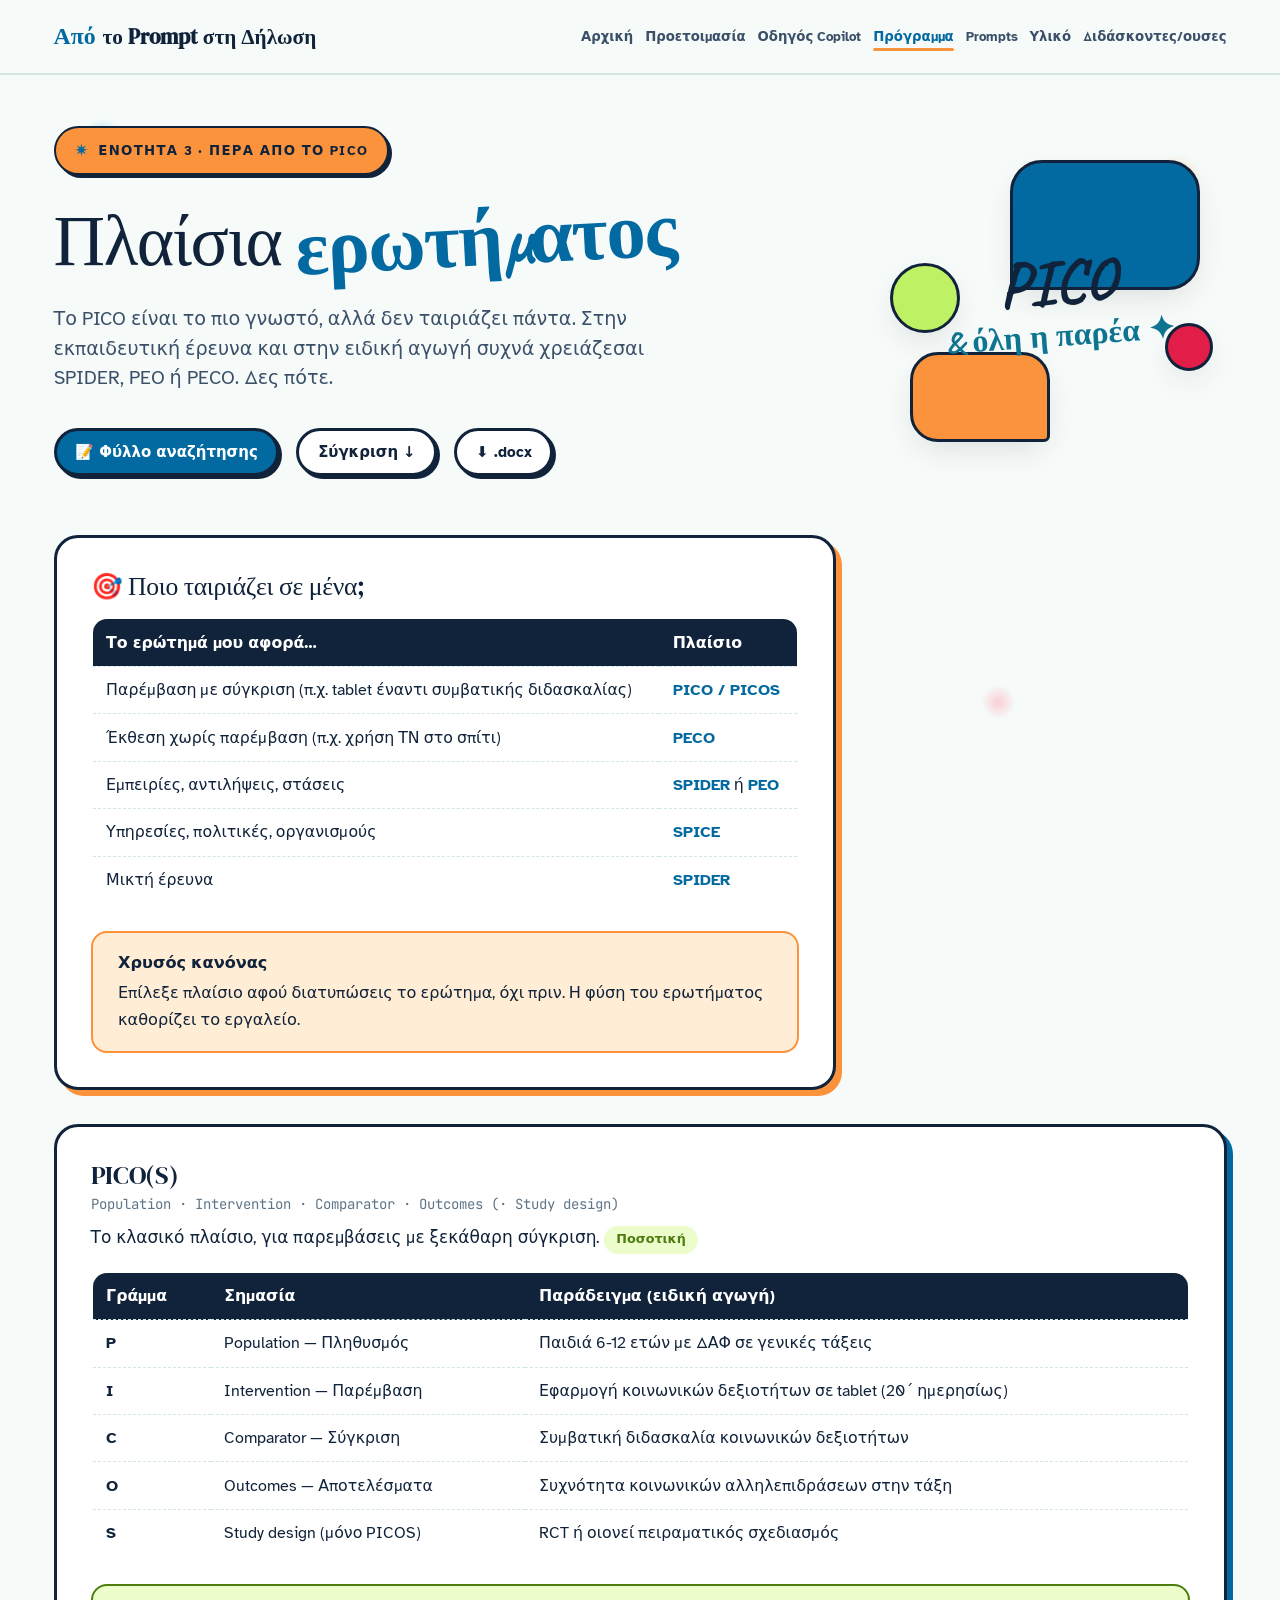
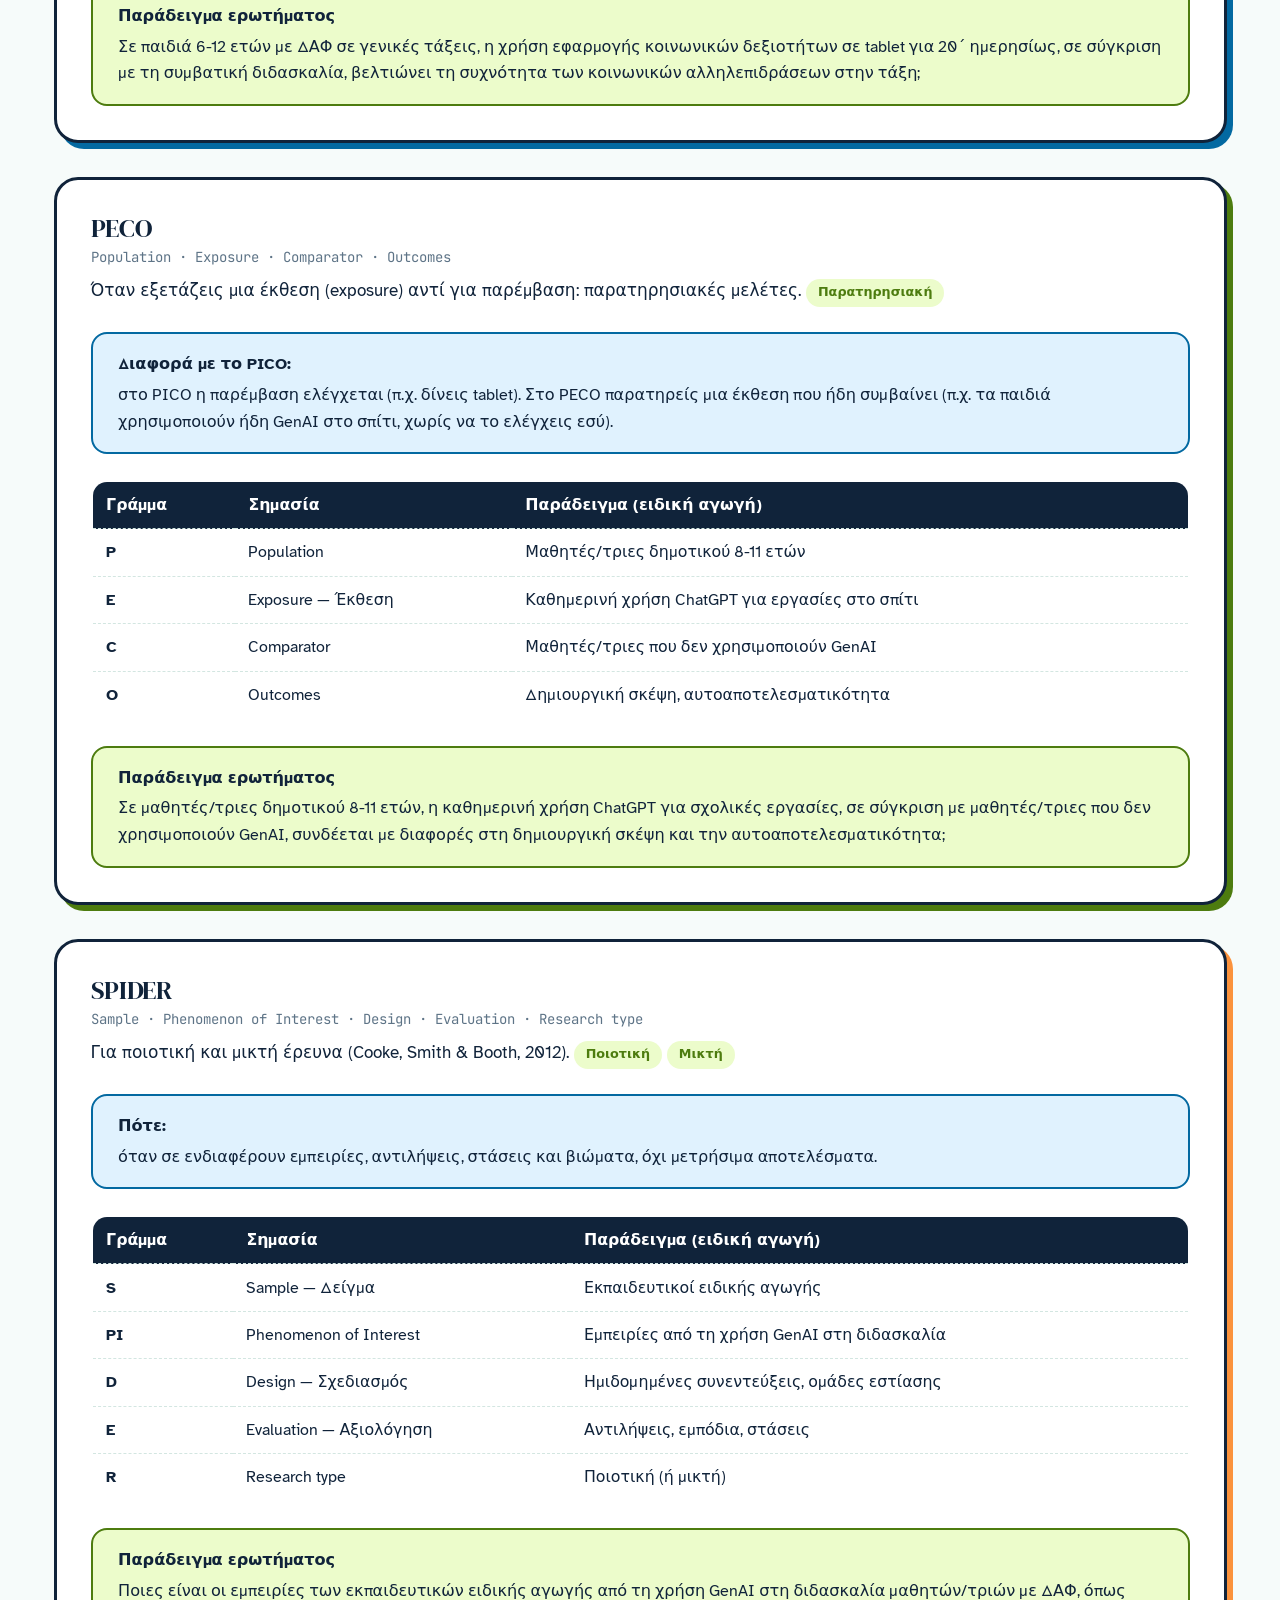
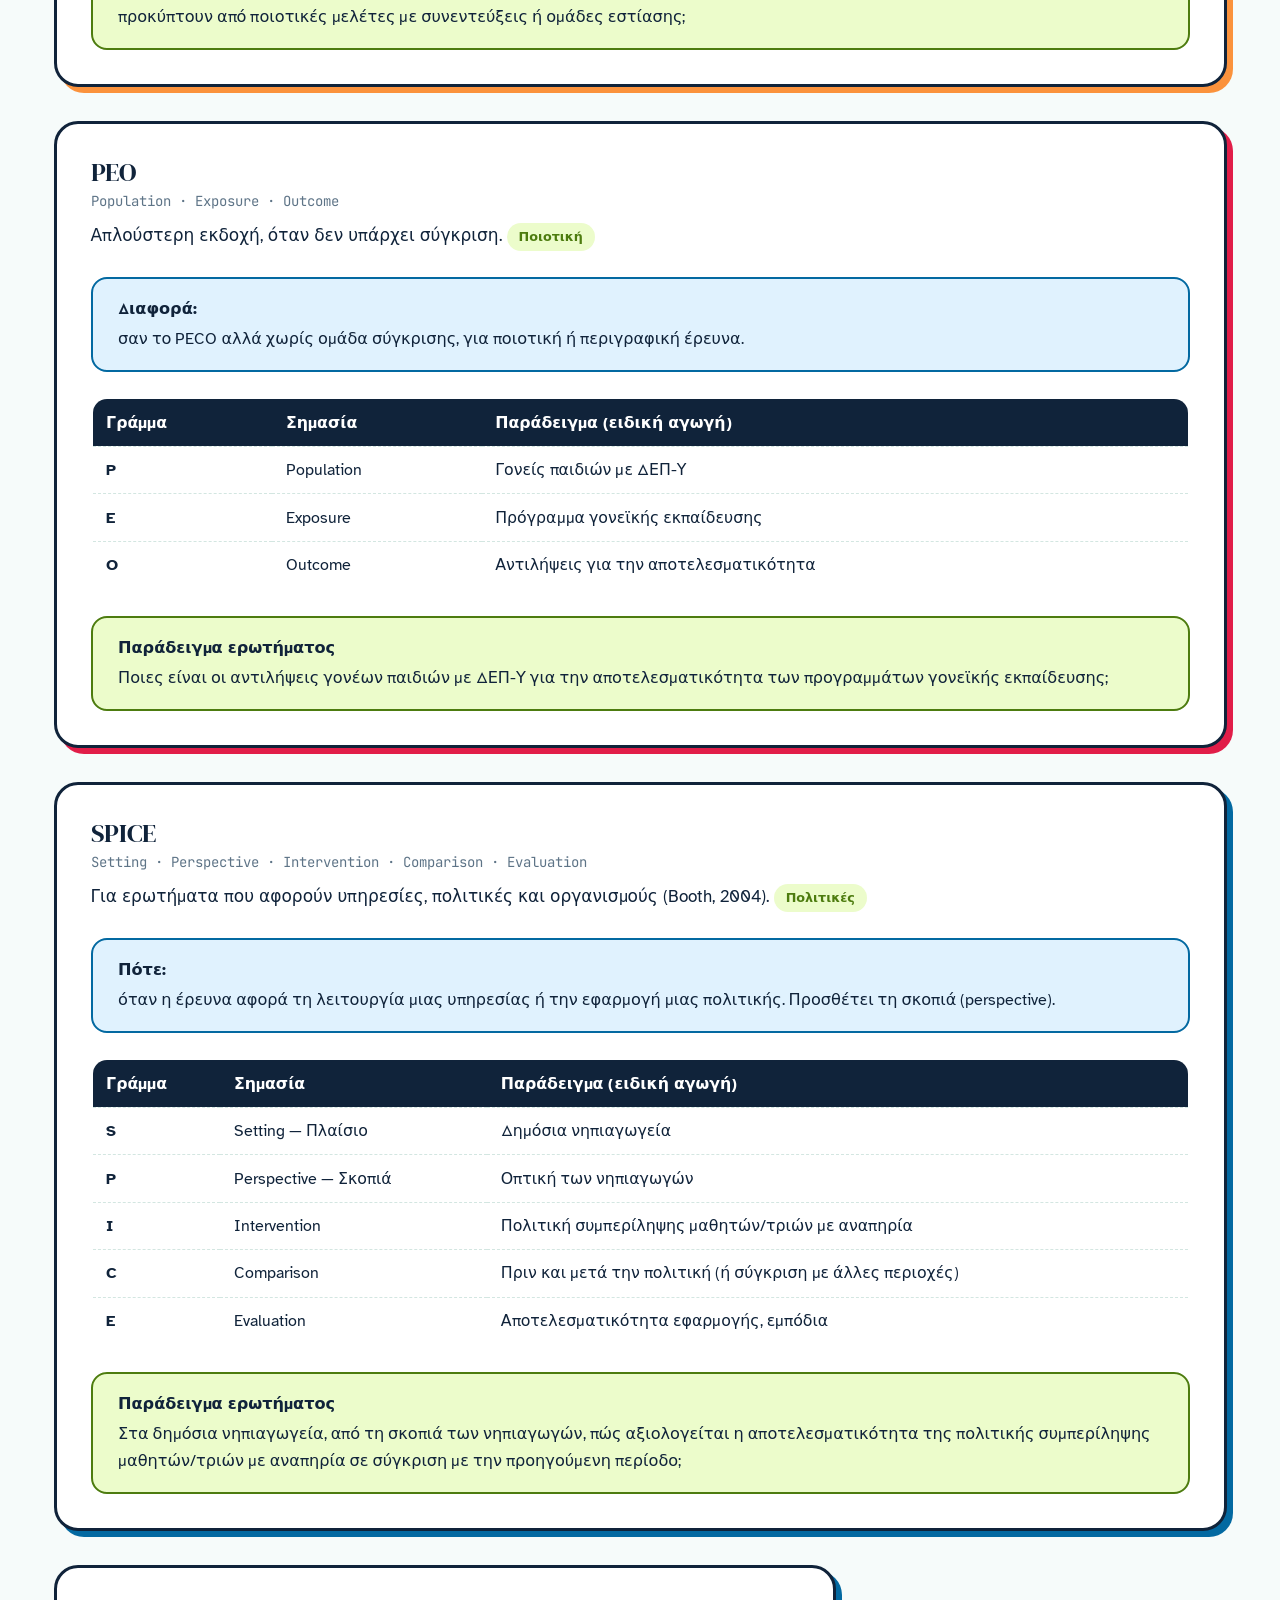
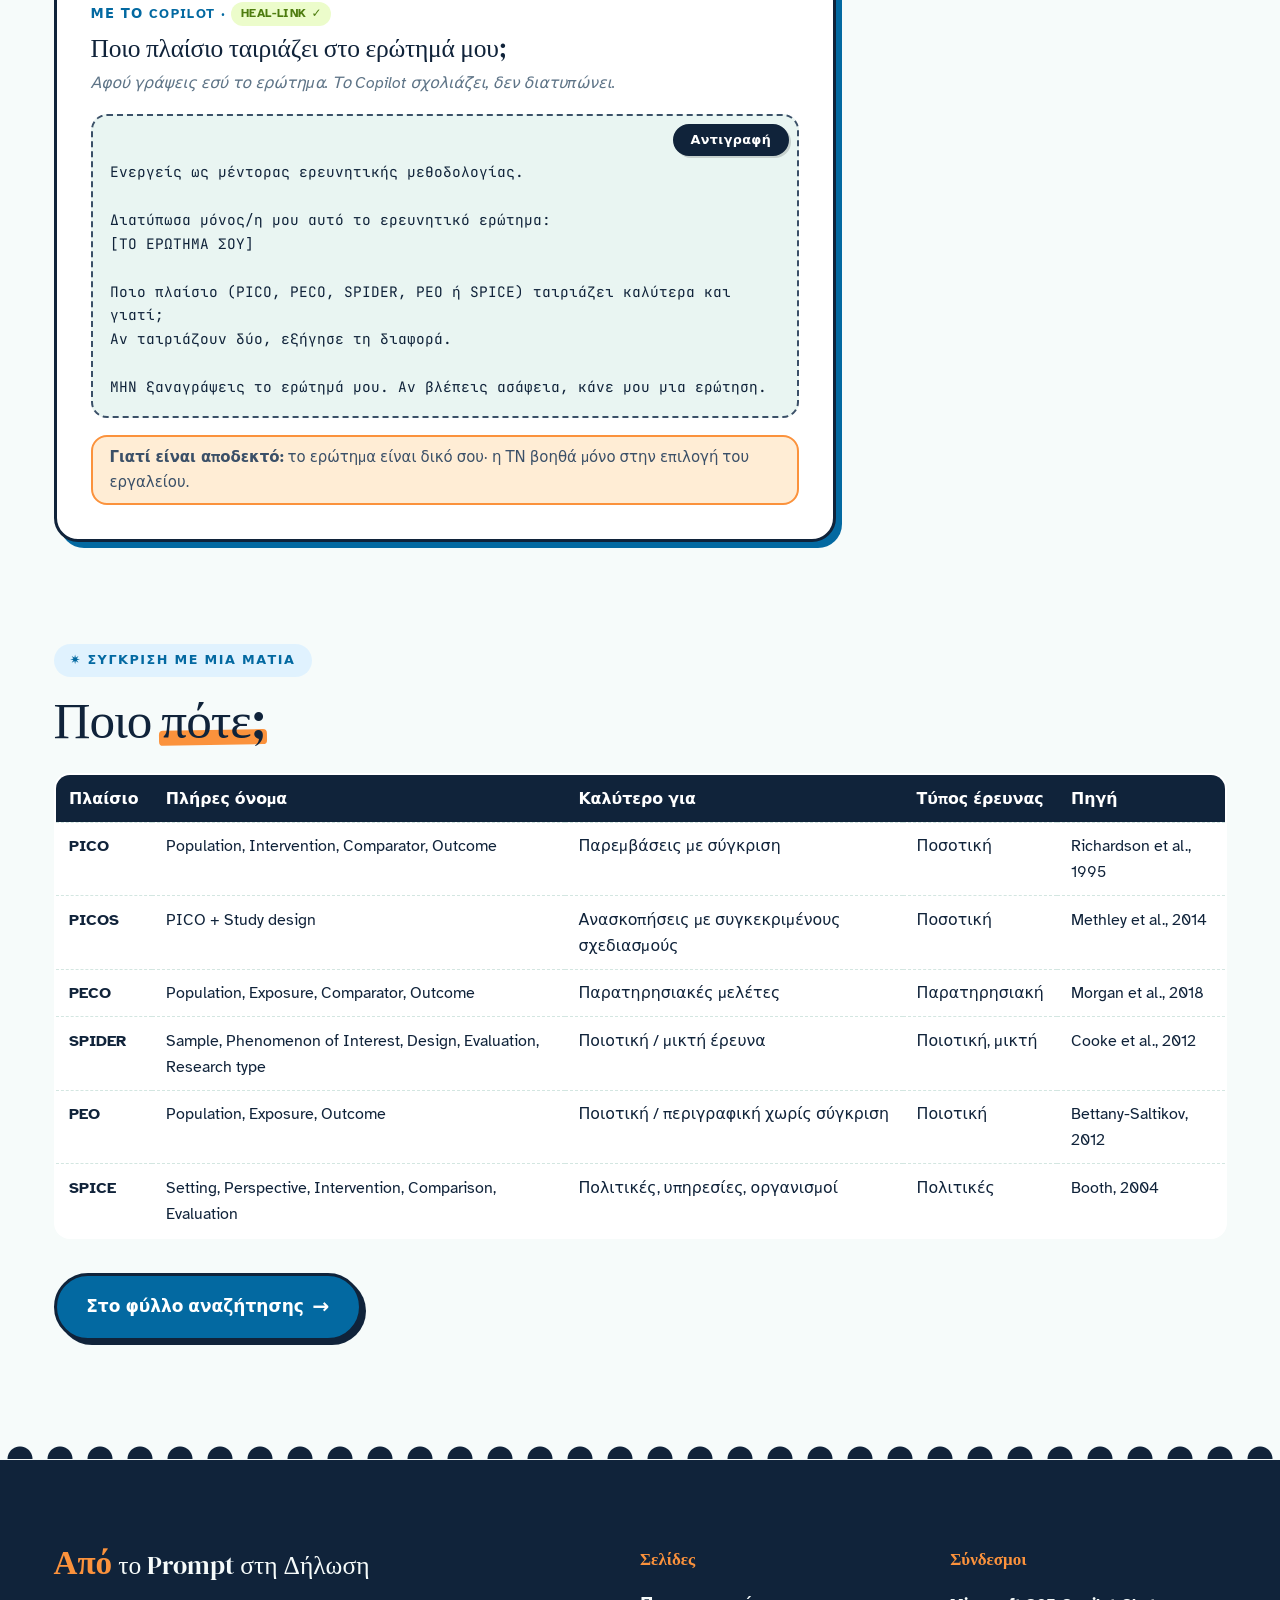
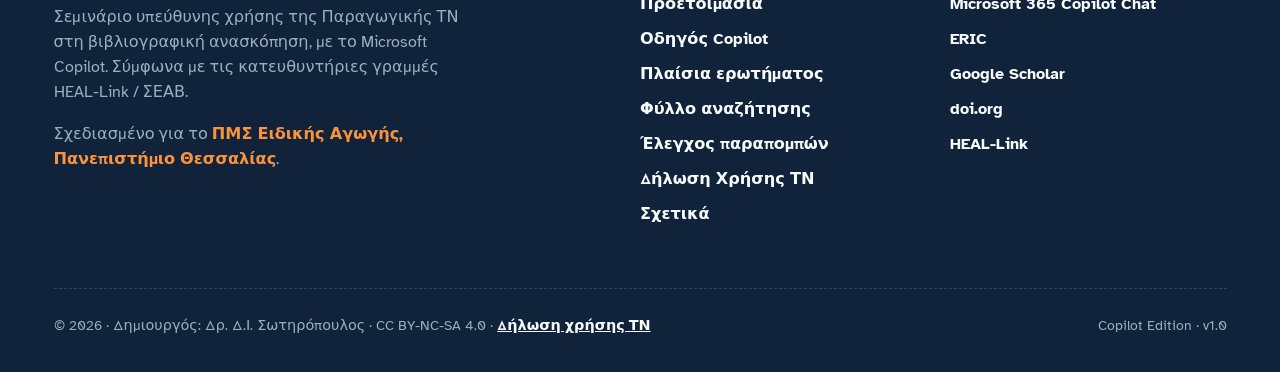
<file: frameworks.html>
<!DOCTYPE html>
<html lang="el">
<head>
  <meta charset="UTF-8">
  <meta name="viewport" content="width=device-width, initial-scale=1.0">
  <title>Πλαίσια ερωτήματος · Από το Prompt στη Δήλωση · Copilot Edition</title>
  <meta name="description" content="PICO, PICOS, PECO, SPIDER, PEO, SPICE: ποιο πλαίσιο ταιριάζει σε ποιο ερευνητικό ερώτημα, με παραδείγματα από την ειδική αγωγή.">
  <link rel="stylesheet" href="assets/style.css">
  
</head>
<body>

<nav class="nav">
  <div class="nav-inner">
    <a href="index.html" class="nav-brand"><span class="spark">Από</span> το Prompt στη Δήλωση</a>
    <ul class="nav-links"><li><a href="index.html">Αρχική</a></li><li><a href="prepare.html">Προετοιμασία</a></li><li><a href="copilot.html">Οδηγός Copilot</a></li><li><a href="session.html" class="active">Πρόγραμμα</a></li><li><a href="prompts.html">Prompts</a></li><li><a href="materials.html">Υλικό</a></li><li><a href="instructor.html">Διδάσκοντες/ουσες</a></li></ul>
  </div>
</nav>

<header class="hero hero-sm">
  <div class="container">
    <div class="hero-grid">
      <div class="hero-content">
        <div class="eyebrow fade-up">Ενότητα 3 · Πέρα από το PICO</div>
        <h1 class="hero-title fade-up">Πλαίσια <span class="hand">ερωτήματος</span></h1>
        <p class="hero-subtitle fade-up">Το PICO είναι το πιο γνωστό, αλλά δεν ταιριάζει πάντα. Στην εκπαιδευτική έρευνα και στην ειδική αγωγή συχνά χρειάζεσαι SPIDER, PEO ή PECO. Δες πότε.</p>
        <div class="cta-group fade-up"><a href="worksheet.html" class="btn btn-sm">📝 Φύλλο αναζήτησης</a><a href="#compare" class="btn btn-sm btn-outline">Σύγκριση ↓</a><a href="downloads/05_Frameworks_Worksheet.docx" download class="btn btn-sm btn-outline">⬇ .docx</a></div>
        
      </div>
      <div class="hero-illo">
        <div class="hero-shape shape-1"></div>
        <div class="hero-shape shape-2"></div>
        <div class="hero-shape shape-3"></div>
        <div class="hero-shape shape-4"></div>
        <div class="hero-label">PICO<br><span>& όλη η παρέα ✦</span></div>
      </div>
    </div>
  </div>
</header>

<section class="tight">
  <div class="container">
    <div class="card c-sun" style="max-width:46rem;">
      <h3>🎯 Ποιο ταιριάζει σε μένα;</h3>
      <div class="tbl-wrap"><table class="tbl">
        <tr><th>Το ερώτημά μου αφορά…</th><th>Πλαίσιο</th></tr>
        <tr><td>Παρέμβαση με σύγκριση (π.χ. tablet έναντι συμβατικής διδασκαλίας)</td><td><a href="#pico">PICO / PICOS</a></td></tr>
        <tr><td>Έκθεση χωρίς παρέμβαση (π.χ. χρήση ΤΝ στο σπίτι)</td><td><a href="#peco">PECO</a></td></tr>
        <tr><td>Εμπειρίες, αντιλήψεις, στάσεις</td><td><a href="#spider">SPIDER</a> ή <a href="#peo">PEO</a></td></tr>
        <tr><td>Υπηρεσίες, πολιτικές, οργανισμούς</td><td><a href="#spice">SPICE</a></td></tr>
        <tr><td>Μικτή έρευνα</td><td><a href="#spider">SPIDER</a></td></tr>
      </table></div>
      <div class="box box-warn" style="margin-bottom:0;"><strong>Χρυσός κανόνας</strong><p>Επίλεξε πλαίσιο αφού διατυπώσεις το ερώτημα, όχι πριν. Η φύση του ερωτήματος καθορίζει το εργαλείο.</p></div>
    </div>

    <div class="card" id="pico">
  <h3 style="margin-bottom:4px;">PICO(S)</h3>
  <p style="font-family:var(--font-mono);font-size:.82rem;color:var(--muted);margin-bottom:var(--space-2);">Population · Intervention · Comparator · Outcomes (· Study design)</p>
  <p>Το κλασικό πλαίσιο, για παρεμβάσεις με ξεκάθαρη σύγκριση. <span class="tag tag-teal">Ποσοτική</span></p>
  
  <div class="tbl-wrap"><table class="tbl"><tr><th>Γράμμα</th><th>Σημασία</th><th>Παράδειγμα (ειδική αγωγή)</th></tr><tr><td><strong>P</strong></td><td>Population — Πληθυσμός</td><td>Παιδιά 6-12 ετών με ΔΑΦ σε γενικές τάξεις</td></tr><tr><td><strong>I</strong></td><td>Intervention — Παρέμβαση</td><td>Εφαρμογή κοινωνικών δεξιοτήτων σε tablet (20΄ ημερησίως)</td></tr><tr><td><strong>C</strong></td><td>Comparator — Σύγκριση</td><td>Συμβατική διδασκαλία κοινωνικών δεξιοτήτων</td></tr><tr><td><strong>O</strong></td><td>Outcomes — Αποτελέσματα</td><td>Συχνότητα κοινωνικών αλληλεπιδράσεων στην τάξη</td></tr><tr><td><strong>S</strong></td><td>Study design (μόνο PICOS)</td><td>RCT ή οιονεί πειραματικός σχεδιασμός</td></tr></table></div>
  <div class="box box-ok" style="margin-bottom:0;"><strong>Παράδειγμα ερωτήματος</strong><p>Σε παιδιά 6-12 ετών με ΔΑΦ σε γενικές τάξεις, η χρήση εφαρμογής κοινωνικών δεξιοτήτων σε tablet για 20΄ ημερησίως, σε σύγκριση με τη συμβατική διδασκαλία, βελτιώνει τη συχνότητα των κοινωνικών αλληλεπιδράσεων στην τάξη;</p></div>
</div><div class="card c-teal" id="peco">
  <h3 style="margin-bottom:4px;">PECO</h3>
  <p style="font-family:var(--font-mono);font-size:.82rem;color:var(--muted);margin-bottom:var(--space-2);">Population · Exposure · Comparator · Outcomes</p>
  <p>Όταν εξετάζεις μια έκθεση (exposure) αντί για παρέμβαση: παρατηρησιακές μελέτες. <span class="tag tag-teal">Παρατηρησιακή</span></p>
  <div class="box box-info"><strong>Διαφορά με το PICO:</strong> στο PICO η παρέμβαση ελέγχεται (π.χ. δίνεις tablet). Στο PECO παρατηρείς μια έκθεση που ήδη συμβαίνει (π.χ. τα παιδιά χρησιμοποιούν ήδη GenAI στο σπίτι, χωρίς να το ελέγχεις εσύ).</div>
  <div class="tbl-wrap"><table class="tbl"><tr><th>Γράμμα</th><th>Σημασία</th><th>Παράδειγμα (ειδική αγωγή)</th></tr><tr><td><strong>P</strong></td><td>Population</td><td>Μαθητές/τριες δημοτικού 8-11 ετών</td></tr><tr><td><strong>E</strong></td><td>Exposure — Έκθεση</td><td>Καθημερινή χρήση ChatGPT για εργασίες στο σπίτι</td></tr><tr><td><strong>C</strong></td><td>Comparator</td><td>Μαθητές/τριες που δεν χρησιμοποιούν GenAI</td></tr><tr><td><strong>O</strong></td><td>Outcomes</td><td>Δημιουργική σκέψη, αυτοαποτελεσματικότητα</td></tr></table></div>
  <div class="box box-ok" style="margin-bottom:0;"><strong>Παράδειγμα ερωτήματος</strong><p>Σε μαθητές/τριες δημοτικού 8-11 ετών, η καθημερινή χρήση ChatGPT για σχολικές εργασίες, σε σύγκριση με μαθητές/τριες που δεν χρησιμοποιούν GenAI, συνδέεται με διαφορές στη δημιουργική σκέψη και την αυτοαποτελεσματικότητα;</p></div>
</div><div class="card c-sun" id="spider">
  <h3 style="margin-bottom:4px;">SPIDER</h3>
  <p style="font-family:var(--font-mono);font-size:.82rem;color:var(--muted);margin-bottom:var(--space-2);">Sample · Phenomenon of Interest · Design · Evaluation · Research type</p>
  <p>Για ποιοτική και μικτή έρευνα (Cooke, Smith & Booth, 2012). <span class="tag tag-teal">Ποιοτική</span> <span class="tag tag-teal">Μικτή</span></p>
  <div class="box box-info"><strong>Πότε:</strong> όταν σε ενδιαφέρουν εμπειρίες, αντιλήψεις, στάσεις και βιώματα, όχι μετρήσιμα αποτελέσματα.</div>
  <div class="tbl-wrap"><table class="tbl"><tr><th>Γράμμα</th><th>Σημασία</th><th>Παράδειγμα (ειδική αγωγή)</th></tr><tr><td><strong>S</strong></td><td>Sample — Δείγμα</td><td>Εκπαιδευτικοί ειδικής αγωγής</td></tr><tr><td><strong>PI</strong></td><td>Phenomenon of Interest</td><td>Εμπειρίες από τη χρήση GenAI στη διδασκαλία</td></tr><tr><td><strong>D</strong></td><td>Design — Σχεδιασμός</td><td>Ημιδομημένες συνεντεύξεις, ομάδες εστίασης</td></tr><tr><td><strong>E</strong></td><td>Evaluation — Αξιολόγηση</td><td>Αντιλήψεις, εμπόδια, στάσεις</td></tr><tr><td><strong>R</strong></td><td>Research type</td><td>Ποιοτική (ή μικτή)</td></tr></table></div>
  <div class="box box-ok" style="margin-bottom:0;"><strong>Παράδειγμα ερωτήματος</strong><p>Ποιες είναι οι εμπειρίες των εκπαιδευτικών ειδικής αγωγής από τη χρήση GenAI στη διδασκαλία μαθητών/τριών με ΔΑΦ, όπως προκύπτουν από ποιοτικές μελέτες με συνεντεύξεις ή ομάδες εστίασης;</p></div>
</div><div class="card c-sage" id="peo">
  <h3 style="margin-bottom:4px;">PEO</h3>
  <p style="font-family:var(--font-mono);font-size:.82rem;color:var(--muted);margin-bottom:var(--space-2);">Population · Exposure · Outcome</p>
  <p>Απλούστερη εκδοχή, όταν δεν υπάρχει σύγκριση. <span class="tag tag-teal">Ποιοτική</span></p>
  <div class="box box-info"><strong>Διαφορά:</strong> σαν το PECO αλλά χωρίς ομάδα σύγκρισης, για ποιοτική ή περιγραφική έρευνα.</div>
  <div class="tbl-wrap"><table class="tbl"><tr><th>Γράμμα</th><th>Σημασία</th><th>Παράδειγμα (ειδική αγωγή)</th></tr><tr><td><strong>P</strong></td><td>Population</td><td>Γονείς παιδιών με ΔΕΠ-Υ</td></tr><tr><td><strong>E</strong></td><td>Exposure</td><td>Πρόγραμμα γονεϊκής εκπαίδευσης</td></tr><tr><td><strong>O</strong></td><td>Outcome</td><td>Αντιλήψεις για την αποτελεσματικότητα</td></tr></table></div>
  <div class="box box-ok" style="margin-bottom:0;"><strong>Παράδειγμα ερωτήματος</strong><p>Ποιες είναι οι αντιλήψεις γονέων παιδιών με ΔΕΠ-Υ για την αποτελεσματικότητα των προγραμμάτων γονεϊκής εκπαίδευσης;</p></div>
</div><div class="card" id="spice">
  <h3 style="margin-bottom:4px;">SPICE</h3>
  <p style="font-family:var(--font-mono);font-size:.82rem;color:var(--muted);margin-bottom:var(--space-2);">Setting · Perspective · Intervention · Comparison · Evaluation</p>
  <p>Για ερωτήματα που αφορούν υπηρεσίες, πολιτικές και οργανισμούς (Booth, 2004). <span class="tag tag-teal">Πολιτικές</span></p>
  <div class="box box-info"><strong>Πότε:</strong> όταν η έρευνα αφορά τη λειτουργία μιας υπηρεσίας ή την εφαρμογή μιας πολιτικής. Προσθέτει τη σκοπιά (perspective).</div>
  <div class="tbl-wrap"><table class="tbl"><tr><th>Γράμμα</th><th>Σημασία</th><th>Παράδειγμα (ειδική αγωγή)</th></tr><tr><td><strong>S</strong></td><td>Setting — Πλαίσιο</td><td>Δημόσια νηπιαγωγεία</td></tr><tr><td><strong>P</strong></td><td>Perspective — Σκοπιά</td><td>Οπτική των νηπιαγωγών</td></tr><tr><td><strong>I</strong></td><td>Intervention</td><td>Πολιτική συμπερίληψης μαθητών/τριών με αναπηρία</td></tr><tr><td><strong>C</strong></td><td>Comparison</td><td>Πριν και μετά την πολιτική (ή σύγκριση με άλλες περιοχές)</td></tr><tr><td><strong>E</strong></td><td>Evaluation</td><td>Αποτελεσματικότητα εφαρμογής, εμπόδια</td></tr></table></div>
  <div class="box box-ok" style="margin-bottom:0;"><strong>Παράδειγμα ερωτήματος</strong><p>Στα δημόσια νηπιαγωγεία, από τη σκοπιά των νηπιαγωγών, πώς αξιολογείται η αποτελεσματικότητα της πολιτικής συμπερίληψης μαθητών/τριών με αναπηρία σε σύγκριση με την προηγούμενη περίοδο;</p></div>
</div>

    <div class="prompt-card" style="max-width:46rem;">
      <div class="prompt-num">Με το Copilot · <span class="tag-heal">HEAL-Link ✓</span></div>
      <h3 class="prompt-title">Ποιο πλαίσιο ταιριάζει στο ερώτημά μου;</h3>
      <p class="prompt-use">Αφού γράψεις εσύ το ερώτημα. Το Copilot σχολιάζει, δεν διατυπώνει.</p>
      <div class="prompt-box"><button class="copy-btn" onclick="copyText(this)">Αντιγραφή</button>Ενεργείς ως μέντορας ερευνητικής μεθοδολογίας.

Διατύπωσα μόνος/η μου αυτό το ερευνητικό ερώτημα:
[ΤΟ ΕΡΩΤΗΜΑ ΣΟΥ]

Ποιο πλαίσιο (PICO, PECO, SPIDER, PEO ή SPICE) ταιριάζει καλύτερα και γιατί;
Αν ταιριάζουν δύο, εξήγησε τη διαφορά.

ΜΗΝ ξαναγράψεις το ερώτημά μου. Αν βλέπεις ασάφεια, κάνε μου μια ερώτηση.</div>
      <p class="prompt-note"><strong>Γιατί είναι αποδεκτό:</strong> το ερώτημα είναι δικό σου· η ΤΝ βοηθά μόνο στην επιλογή του εργαλείου.</p>
    </div>
  </div>
</section>

<section class="tight" id="compare">
  <div class="container">
    <div class="section-eyebrow">✷ Σύγκριση με μια ματιά</div>
    <h2 class="section-title">Ποιο <span class="accent">πότε;</span></h2>
    <div class="tbl-wrap"><table class="tbl">
      <tr><th>Πλαίσιο</th><th>Πλήρες όνομα</th><th>Καλύτερο για</th><th>Τύπος έρευνας</th><th>Πηγή</th></tr>
      <tr><td><strong>PICO</strong></td><td>Population, Intervention, Comparator, Outcome</td><td>Παρεμβάσεις με σύγκριση</td><td>Ποσοτική</td><td>Richardson et al., 1995</td></tr>
      <tr><td><strong>PICOS</strong></td><td>PICO + Study design</td><td>Ανασκοπήσεις με συγκεκριμένους σχεδιασμούς</td><td>Ποσοτική</td><td>Methley et al., 2014</td></tr>
      <tr><td><strong>PECO</strong></td><td>Population, Exposure, Comparator, Outcome</td><td>Παρατηρησιακές μελέτες</td><td>Παρατηρησιακή</td><td>Morgan et al., 2018</td></tr>
      <tr><td><strong>SPIDER</strong></td><td>Sample, Phenomenon of Interest, Design, Evaluation, Research type</td><td>Ποιοτική / μικτή έρευνα</td><td>Ποιοτική, μικτή</td><td>Cooke et al., 2012</td></tr>
      <tr><td><strong>PEO</strong></td><td>Population, Exposure, Outcome</td><td>Ποιοτική / περιγραφική χωρίς σύγκριση</td><td>Ποιοτική</td><td>Bettany-Saltikov, 2012</td></tr>
      <tr><td><strong>SPICE</strong></td><td>Setting, Perspective, Intervention, Comparison, Evaluation</td><td>Πολιτικές, υπηρεσίες, οργανισμοί</td><td>Πολιτικές</td><td>Booth, 2004</td></tr>
    </table></div>
    <div class="cta-group"><a href="worksheet.html" class="btn">Στο φύλλο αναζήτησης <span class="arrow">→</span></a></div>
  </div>
</section>


<footer class="footer">
  <div class="container">
    <div class="footer-grid">
      <div>
        <div class="footer-brand"><span class="hand">Από</span> το Prompt στη Δήλωση</div>
        <p class="footer-text">Σεμινάριο υπεύθυνης χρήσης της Παραγωγικής ΤΝ στη βιβλιογραφική ανασκόπηση, με το Microsoft Copilot. Σύμφωνα με τις κατευθυντήριες γραμμές HEAL-Link / ΣΕΑΒ.</p>
        <p class="footer-text" style="margin-top:1rem;">Σχεδιασμένο για το <a href="https://maspecialed.sed.uth.gr/perigrammata-mathimatwn/" target="_blank" rel="noopener" style="color:var(--sun);">ΠΜΣ Ειδικής Αγωγής, Πανεπιστήμιο Θεσσαλίας</a>.</p>
      </div>
      <div>
        <h5>Σελίδες</h5>
        <ul>
          <li><a href="prepare.html">Προετοιμασία</a></li>
          <li><a href="copilot.html">Οδηγός Copilot</a></li>
          <li><a href="frameworks.html">Πλαίσια ερωτήματος</a></li>
          <li><a href="worksheet.html">Φύλλο αναζήτησης</a></li>
          <li><a href="verify.html">Έλεγχος παραπομπών</a></li>
          <li><a href="statement.html">Δήλωση Χρήσης ΤΝ</a></li>
          <li><a href="about.html">Σχετικά</a></li>
        </ul>
      </div>
      <div>
        <h5>Σύνδεσμοι</h5>
        <ul>
          <li><a href="https://m365.cloud.microsoft/chat" target="_blank" rel="noopener">Microsoft 365 Copilot Chat</a></li>
          <li><a href="https://eric.ed.gov" target="_blank" rel="noopener">ERIC</a></li>
          <li><a href="https://scholar.google.com" target="_blank" rel="noopener">Google Scholar</a></li>
          <li><a href="https://www.doi.org" target="_blank" rel="noopener">doi.org</a></li>
          <li><a href="https://www.heal-link.gr/" target="_blank" rel="noopener">HEAL-Link</a></li>
        </ul>
      </div>
    </div>
    <div class="footer-bottom">
      <div>© 2026 · Δημιουργός: Δρ. Δ.Ι. Σωτηρόπουλος · CC BY-NC-SA 4.0 · <a href="about.html#ai-use" style="text-decoration:underline;">Δήλωση χρήσης ΤΝ</a></div>
      <div>Copilot Edition · v1.0</div>
    </div>
  </div>
</footer>

<script>
function copyText(btn, targetId) {
  let text;
  if (targetId) { text = document.getElementById(targetId).innerText.trim(); }
  else {
    const clone = btn.parentElement.cloneNode(true);
    const b = clone.querySelector('.copy-btn'); if (b) b.remove();
    text = clone.textContent.trim();
  }
  const done = function () {
    const old = btn.dataset.label || btn.textContent;
    btn.dataset.label = old;
    btn.textContent = '✓ Αντιγράφηκε';
    btn.classList.add('copied');
    setTimeout(function () { btn.textContent = old; btn.classList.remove('copied'); }, 2000);
  };
  if (navigator.clipboard && window.isSecureContext) {
    navigator.clipboard.writeText(text).then(done).catch(function () { fallback(text); done(); });
  } else { fallback(text); done(); }
}
function fallback(text) {
  const ta = document.createElement('textarea');
  ta.value = text; ta.style.position = 'fixed'; ta.style.opacity = '0';
  document.body.appendChild(ta); ta.select();
  try { document.execCommand('copy'); } catch (e) {}
  document.body.removeChild(ta);
}
</script>

</body>
</html>
</file>
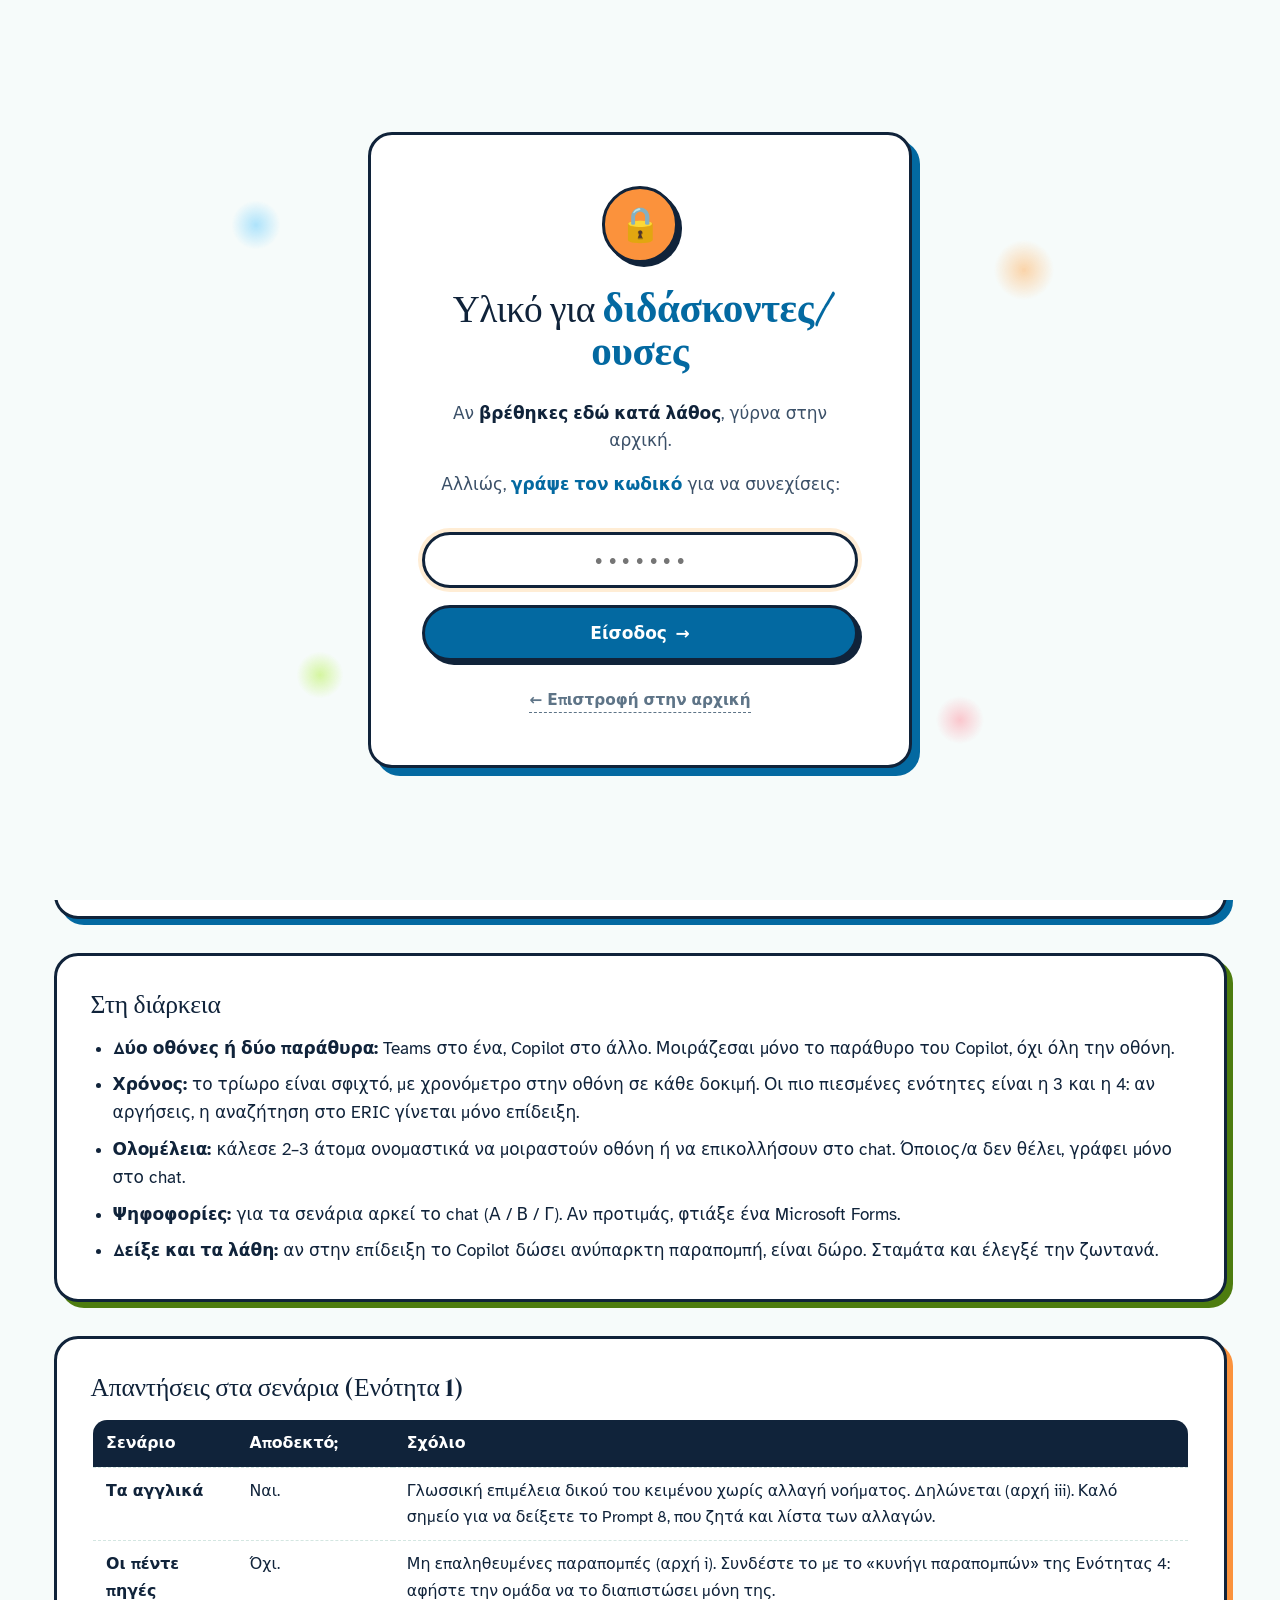
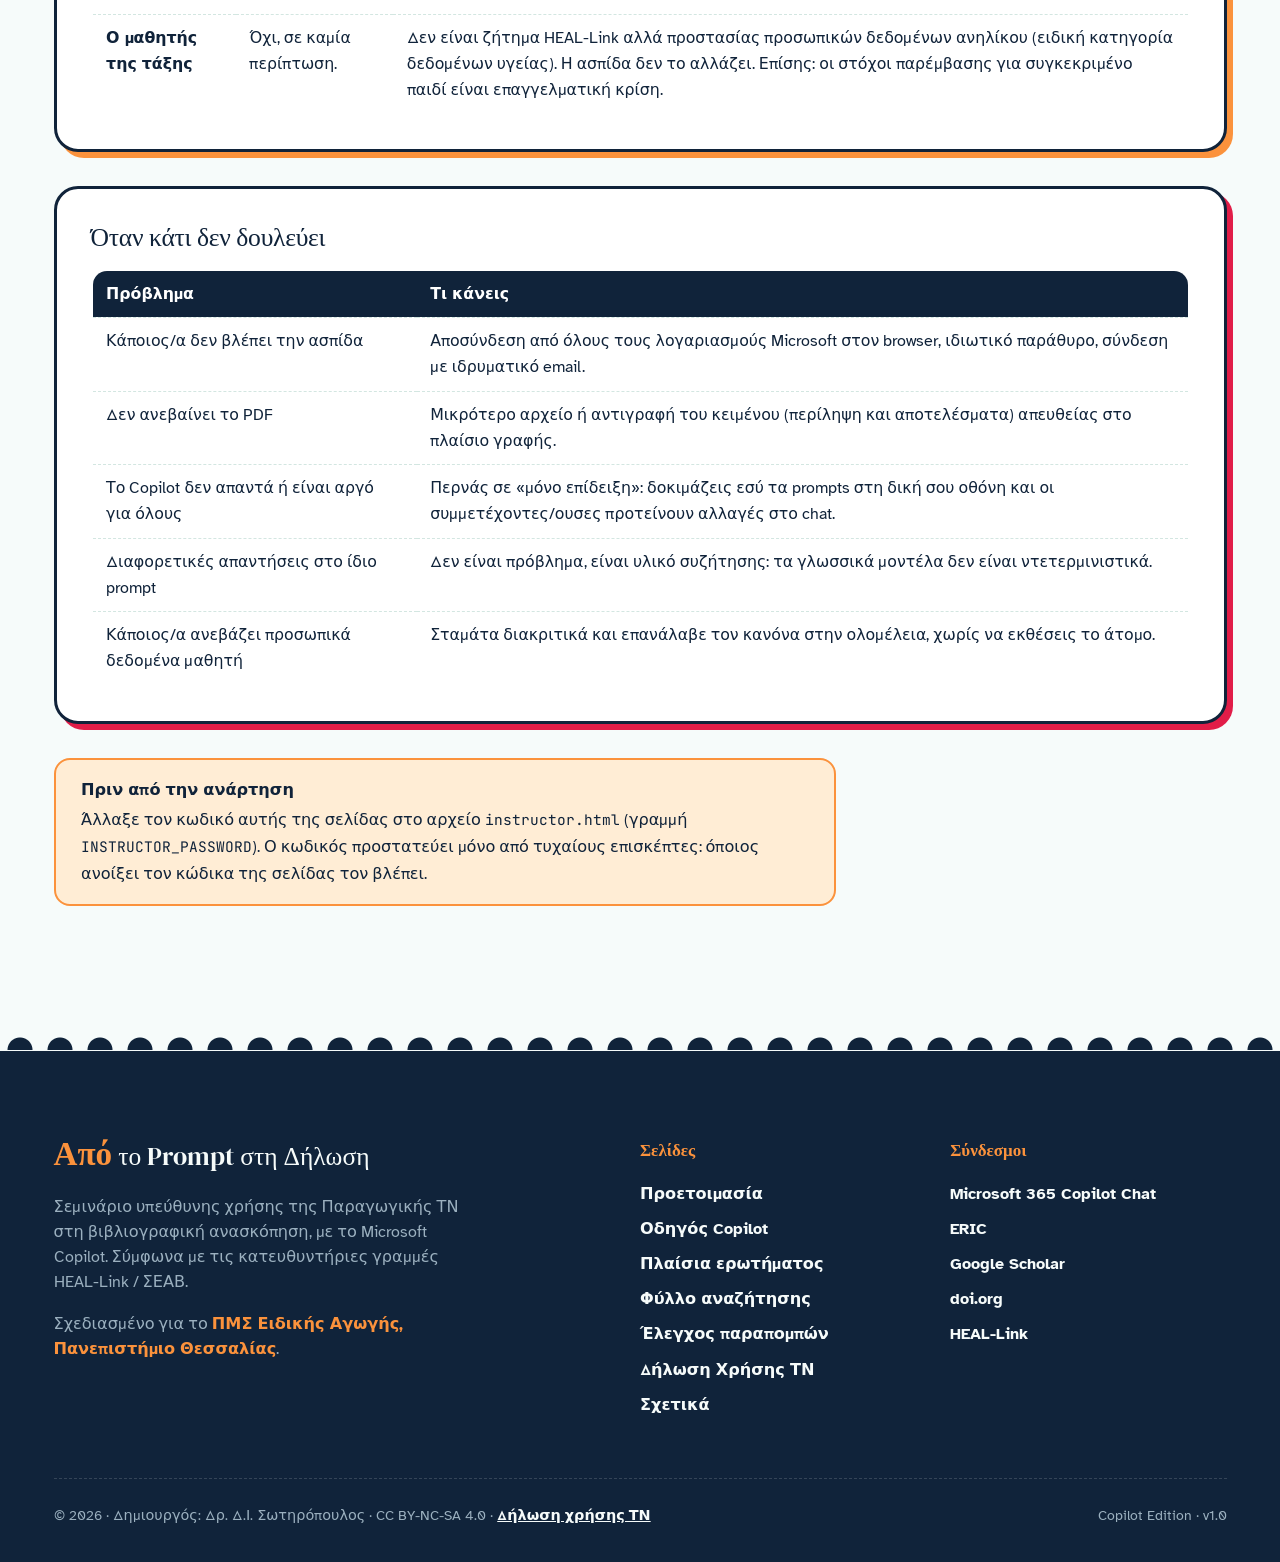
<file: instructor.html>
<!DOCTYPE html>
<html lang="el">
<head>
  <meta charset="UTF-8">
  <meta name="viewport" content="width=device-width, initial-scale=1.0">
  <title>Διδάσκοντες/ουσες · Από το Prompt στη Δήλωση · Copilot Edition</title>
  <meta name="description" content="Οδηγός διδασκόντων για το σεμινάριο Copilot Edition: προετοιμασία, Teams, σενάρια, εναλλακτικό σχέδιο.">
  <link rel="stylesheet" href="assets/style.css">
  
</head>
<body>
<div id="password-gate">
  <div class="gate-card">
    <div class="gate-icon">🔒</div>
    <h1 class="gate-title">Υλικό για <span class="hand">διδάσκοντες/ουσες</span></h1>
    <p class="gate-msg">Αν <em>βρέθηκες εδώ κατά λάθος</em>, γύρνα στην αρχική.</p>
    <p class="gate-msg">Αλλιώς, <strong>γράψε τον κωδικό</strong> για να συνεχίσεις:</p>
    <div class="gate-form">
      <input type="password" id="gate-password" class="gate-input" placeholder="• • • • • • •" autocomplete="off">
      <button onclick="checkPassword()" class="gate-btn">Είσοδος <span class="arrow">→</span></button>
      <p id="gate-error" class="gate-error">Λάθος κωδικός. Δοκίμασε ξανά.</p>
    </div>
    <a href="index.html" class="gate-back">← Επιστροφή στην αρχική</a>
  </div>
</div>
<script>
  // ΑΛΛΑΞΕ ΤΟΝ ΚΩΔΙΚΟ ΕΔΩ πριν από την ανάρτηση:
  const INSTRUCTOR_PASSWORD = "copilot2026";
  const GATE_KEY = "instructor_unlocked_copilot";
  if (sessionStorage.getItem(GATE_KEY) === 'yes') { document.getElementById('password-gate').style.display = 'none'; } else { document.body.classList.add('gate-locked'); }
  function checkPassword() {
    const input = document.getElementById('gate-password');
    const error = document.getElementById('gate-error');
    if (input.value === INSTRUCTOR_PASSWORD) {
      document.getElementById('password-gate').style.display = 'none';
      document.body.classList.remove('gate-locked');
      sessionStorage.setItem(GATE_KEY, 'yes');
    } else {
      error.classList.add('show'); input.value = '';
      setTimeout(function () { error.classList.remove('show'); }, 3000);
    }
  }
  document.getElementById('gate-password').addEventListener('keypress', function (e) { if (e.key === 'Enter') { e.preventDefault(); checkPassword(); } });
  document.getElementById('gate-password').focus();
</script>
<nav class="nav">
  <div class="nav-inner">
    <a href="index.html" class="nav-brand"><span class="spark">Από</span> το Prompt στη Δήλωση</a>
    <ul class="nav-links"><li><a href="index.html">Αρχική</a></li><li><a href="prepare.html">Προετοιμασία</a></li><li><a href="copilot.html">Οδηγός Copilot</a></li><li><a href="session.html">Πρόγραμμα</a></li><li><a href="prompts.html">Prompts</a></li><li><a href="materials.html">Υλικό</a></li><li><a href="instructor.html" class="active">Διδάσκοντες/ουσες</a></li></ul>
  </div>
</nav>

<header class="hero hero-sm">
  <div class="container">
    <div class="hero-grid">
      <div class="hero-content">
        <div class="eyebrow fade-up">Για διδάσκοντες/ουσες · Copilot Edition</div>
        <h1 class="hero-title fade-up">Οδηγός <span class="hand">διδάσκοντα</span></h1>
        <p class="hero-subtitle fade-up">Ό,τι χρειάζεσαι για να τρέξεις το σεμινάριο εξ αποστάσεως: προετοιμασία, ρυθμίσεις Teams, απαντήσεις στα σενάρια και τι κάνεις όταν κάτι δεν δουλεύει.</p>
        
        
      </div>
      <div class="hero-illo">
        <div class="hero-shape shape-1"></div>
        <div class="hero-shape shape-2"></div>
        <div class="hero-shape shape-3"></div>
        <div class="hero-shape shape-4"></div>
        <div class="hero-label">🎙<br><span>backstage ✦</span></div>
      </div>
    </div>
  </div>
</header>

<section class="tight">
  <div class="container">
    <div class="card">
      <h3>Μία εβδομάδα πριν</h3>
      <ul class="checks">
        <li><input type="checkbox"><span>Επιβεβαίωσε με την υπηρεσία πληροφορικής ότι οι φοιτητές/τριες έχουν Copilot Chat με ιδρυματική σύνδεση (ασπίδα).</span></li>
        <li><input type="checkbox"><span>Στείλε τον σύνδεσμο της σελίδας <a href="prepare.html">Προετοιμασία</a> και ζήτα να γίνει η δοκιμαστική ερώτηση πριν από το σεμινάριο.</span></li>
        <li><input type="checkbox"><span>Δημιούργησε τη σύσκεψη Teams. Στις επιλογές σύσκεψης, άφησε ανοιχτό το chat και επίτρεψε την κοινή χρήση οθόνης στους/στις συμμετέχοντες/ουσες.</span></li>
        <li><input type="checkbox"><span>Ετοίμασε ένα-δύο άρθρα ανοιχτής πρόσβασης σε PDF για την επίδειξη και για όσους/ες δεν φέρουν δικό τους (στείλ' τα και στο chat της σύσκεψης).</span></li>
        <li><input type="checkbox"><span>Δοκίμασε όλα τα prompts των επιδείξεων στο Copilot την ίδια εβδομάδα: οι απαντήσεις αλλάζουν.</span></li>
      </ul>
    </div>

    <div class="card c-teal">
      <h3>Στη διάρκεια</h3>
      <ul>
        <li><strong>Δύο οθόνες ή δύο παράθυρα:</strong> Teams στο ένα, Copilot στο άλλο. Μοιράζεσαι μόνο το παράθυρο του Copilot, όχι όλη την οθόνη.</li>
        <li><strong>Χρόνος:</strong> το τρίωρο είναι σφιχτό, με χρονόμετρο στην οθόνη σε κάθε δοκιμή. Οι πιο πιεσμένες ενότητες είναι η 3 και η 4: αν αργήσεις, η αναζήτηση στο ERIC γίνεται μόνο επίδειξη.</li>
        <li><strong>Ολομέλεια:</strong> κάλεσε 2–3 άτομα ονομαστικά να μοιραστούν οθόνη ή να επικολλήσουν στο chat. Όποιος/α δεν θέλει, γράφει μόνο στο chat.</li>
        <li><strong>Ψηφοφορίες:</strong> για τα σενάρια αρκεί το chat (Α / Β / Γ). Αν προτιμάς, φτιάξε ένα Microsoft Forms.</li>
        <li><strong>Δείξε και τα λάθη:</strong> αν στην επίδειξη το Copilot δώσει ανύπαρκτη παραπομπή, είναι δώρο. Σταμάτα και έλεγξέ την ζωντανά.</li>
      </ul>
    </div>

    <div class="card c-sun">
      <h3>Απαντήσεις στα σενάρια (Ενότητα 1)</h3>
      <div class="tbl-wrap"><table class="tbl">
        <tr><th>Σενάριο</th><th>Αποδεκτό;</th><th>Σχόλιο</th></tr>
        <tr><td><strong>Τα αγγλικά</strong></td><td>Ναι.</td><td>Γλωσσική επιμέλεια δικού του κειμένου χωρίς αλλαγή νοήματος. Δηλώνεται (αρχή iii). Καλό σημείο για να δείξετε το Prompt 8, που ζητά και λίστα των αλλαγών.</td></tr><tr><td><strong>Οι πέντε πηγές</strong></td><td>Όχι.</td><td>Μη επαληθευμένες παραπομπές (αρχή i). Συνδέστε το με το «κυνήγι παραπομπών» της Ενότητας 4: αφήστε την ομάδα να το διαπιστώσει μόνη της.</td></tr><tr><td><strong>Ο μαθητής της τάξης</strong></td><td>Όχι, σε καμία περίπτωση.</td><td>Δεν είναι ζήτημα HEAL-Link αλλά προστασίας προσωπικών δεδομένων ανηλίκου (ειδική κατηγορία δεδομένων υγείας). Η ασπίδα δεν το αλλάζει. Επίσης: οι στόχοι παρέμβασης για συγκεκριμένο παιδί είναι επαγγελματική κρίση.</td></tr>
      </table></div>
    </div>

    <div class="card c-sage">
      <h3>Όταν κάτι δεν δουλεύει</h3>
      <div class="tbl-wrap"><table class="tbl">
        <tr><th>Πρόβλημα</th><th>Τι κάνεις</th></tr>
        <tr><td>Κάποιος/α δεν βλέπει την ασπίδα</td><td>Αποσύνδεση από όλους τους λογαριασμούς Microsoft στον browser, ιδιωτικό παράθυρο, σύνδεση με ιδρυματικό email.</td></tr>
        <tr><td>Δεν ανεβαίνει το PDF</td><td>Μικρότερο αρχείο ή αντιγραφή του κειμένου (περίληψη και αποτελέσματα) απευθείας στο πλαίσιο γραφής.</td></tr>
        <tr><td>Το Copilot δεν απαντά ή είναι αργό για όλους</td><td>Περνάς σε «μόνο επίδειξη»: δοκιμάζεις εσύ τα prompts στη δική σου οθόνη και οι συμμετέχοντες/ουσες προτείνουν αλλαγές στο chat.</td></tr>
        <tr><td>Διαφορετικές απαντήσεις στο ίδιο prompt</td><td>Δεν είναι πρόβλημα, είναι υλικό συζήτησης: τα γλωσσικά μοντέλα δεν είναι ντετερμινιστικά.</td></tr>
        <tr><td>Κάποιος/α ανεβάζει προσωπικά δεδομένα μαθητή</td><td>Σταμάτα διακριτικά και επανάλαβε τον κανόνα στην ολομέλεια, χωρίς να εκθέσεις το άτομο.</td></tr>
      </table></div>
    </div>

    <div class="box box-warn" style="max-width:46rem;">
      <strong>Πριν από την ανάρτηση</strong>
      <p>Άλλαξε τον κωδικό αυτής της σελίδας στο αρχείο <code>instructor.html</code> (γραμμή <code>INSTRUCTOR_PASSWORD</code>). Ο κωδικός προστατεύει μόνο από τυχαίους επισκέπτες: όποιος ανοίξει τον κώδικα της σελίδας τον βλέπει.</p>
    </div>
  </div>
</section>


<footer class="footer">
  <div class="container">
    <div class="footer-grid">
      <div>
        <div class="footer-brand"><span class="hand">Από</span> το Prompt στη Δήλωση</div>
        <p class="footer-text">Σεμινάριο υπεύθυνης χρήσης της Παραγωγικής ΤΝ στη βιβλιογραφική ανασκόπηση, με το Microsoft Copilot. Σύμφωνα με τις κατευθυντήριες γραμμές HEAL-Link / ΣΕΑΒ.</p>
        <p class="footer-text" style="margin-top:1rem;">Σχεδιασμένο για το <a href="https://maspecialed.sed.uth.gr/perigrammata-mathimatwn/" target="_blank" rel="noopener" style="color:var(--sun);">ΠΜΣ Ειδικής Αγωγής, Πανεπιστήμιο Θεσσαλίας</a>.</p>
      </div>
      <div>
        <h5>Σελίδες</h5>
        <ul>
          <li><a href="prepare.html">Προετοιμασία</a></li>
          <li><a href="copilot.html">Οδηγός Copilot</a></li>
          <li><a href="frameworks.html">Πλαίσια ερωτήματος</a></li>
          <li><a href="worksheet.html">Φύλλο αναζήτησης</a></li>
          <li><a href="verify.html">Έλεγχος παραπομπών</a></li>
          <li><a href="statement.html">Δήλωση Χρήσης ΤΝ</a></li>
          <li><a href="about.html">Σχετικά</a></li>
        </ul>
      </div>
      <div>
        <h5>Σύνδεσμοι</h5>
        <ul>
          <li><a href="https://m365.cloud.microsoft/chat" target="_blank" rel="noopener">Microsoft 365 Copilot Chat</a></li>
          <li><a href="https://eric.ed.gov" target="_blank" rel="noopener">ERIC</a></li>
          <li><a href="https://scholar.google.com" target="_blank" rel="noopener">Google Scholar</a></li>
          <li><a href="https://www.doi.org" target="_blank" rel="noopener">doi.org</a></li>
          <li><a href="https://www.heal-link.gr/" target="_blank" rel="noopener">HEAL-Link</a></li>
        </ul>
      </div>
    </div>
    <div class="footer-bottom">
      <div>© 2026 · Δημιουργός: Δρ. Δ.Ι. Σωτηρόπουλος · CC BY-NC-SA 4.0 · <a href="about.html#ai-use" style="text-decoration:underline;">Δήλωση χρήσης ΤΝ</a></div>
      <div>Copilot Edition · v1.0</div>
    </div>
  </div>
</footer>

</body>
</html>
</file>
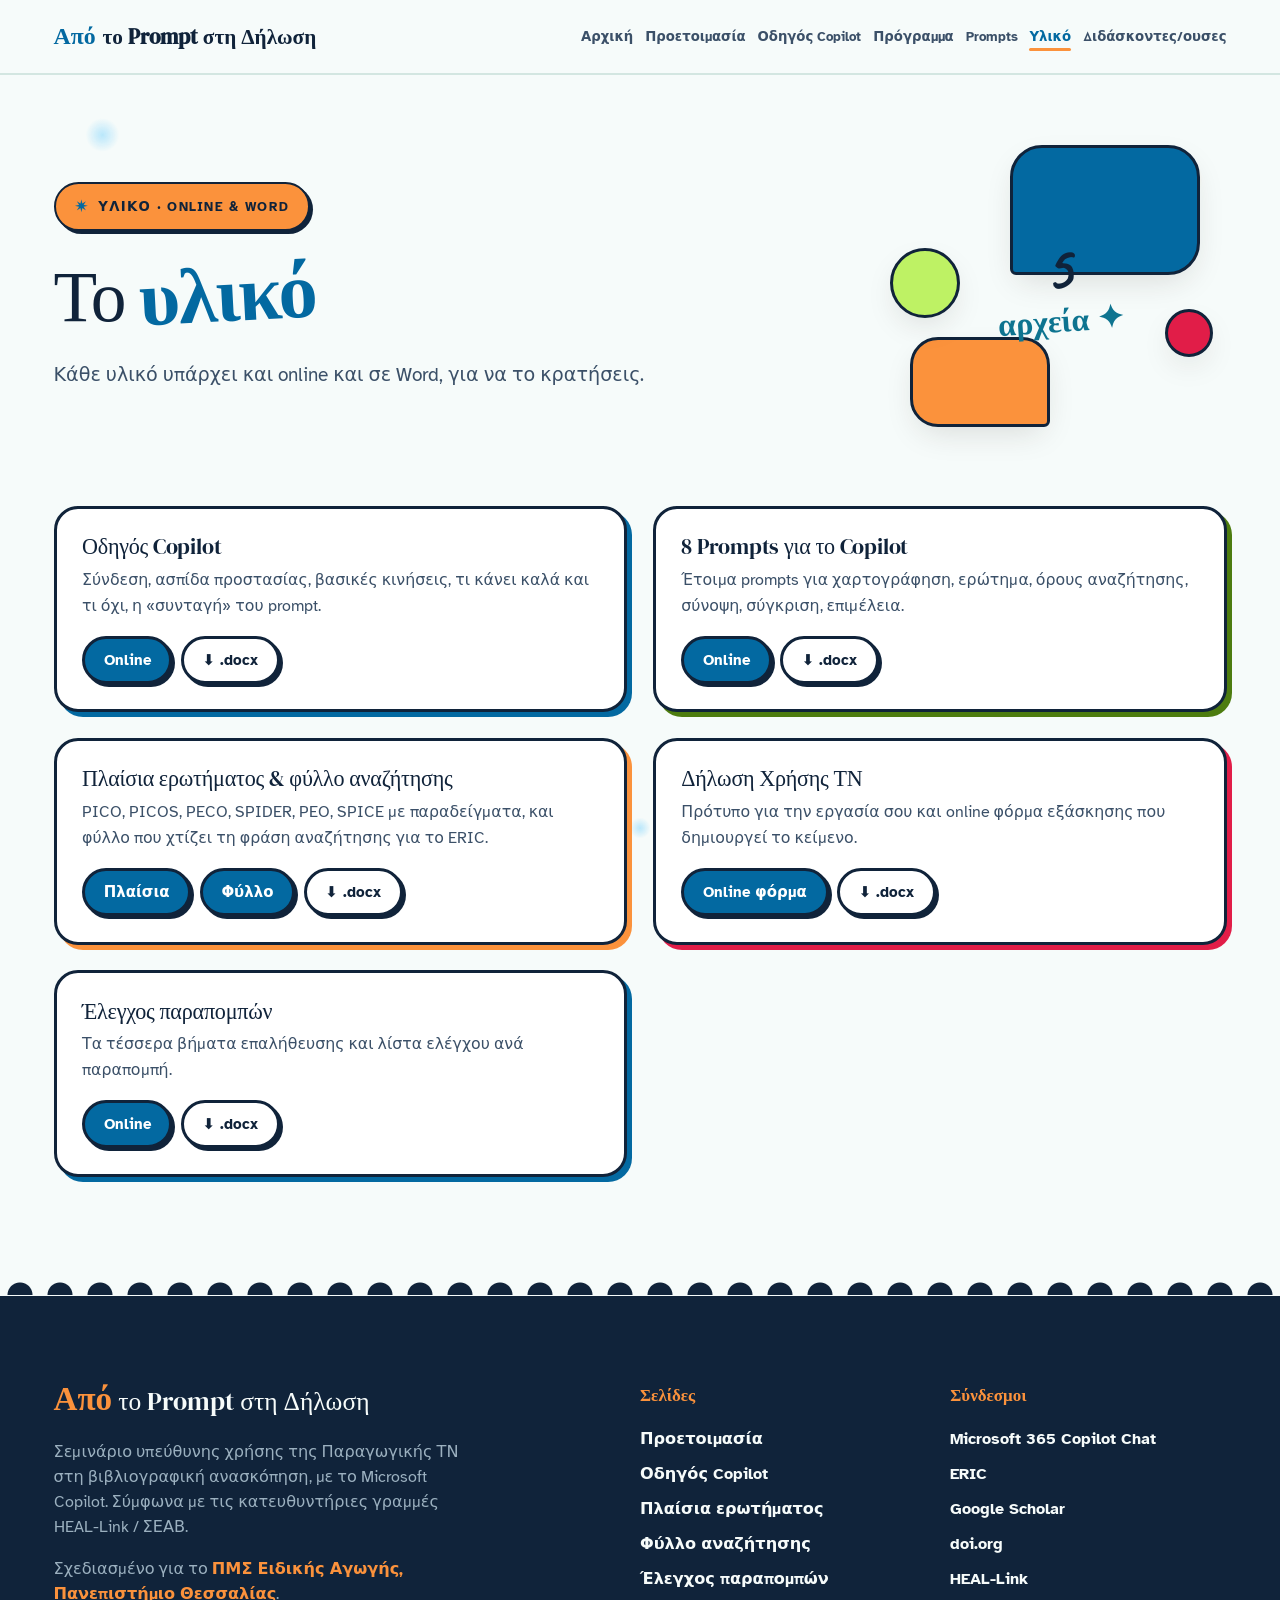
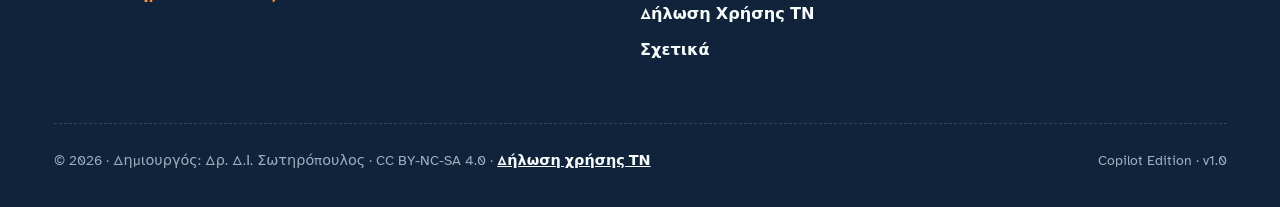
<file: materials.html>
<!DOCTYPE html>
<html lang="el">
<head>
  <meta charset="UTF-8">
  <meta name="viewport" content="width=device-width, initial-scale=1.0">
  <title>Υλικό · Από το Prompt στη Δήλωση · Copilot Edition</title>
  <meta name="description" content="Όλο το υλικό του σεμιναρίου: οδηγός Copilot, prompts, πρότυπο Δήλωσης Χρήσης ΤΝ, λίστα ελέγχου παραπομπών.">
  <link rel="stylesheet" href="assets/style.css">
  
</head>
<body>

<nav class="nav">
  <div class="nav-inner">
    <a href="index.html" class="nav-brand"><span class="spark">Από</span> το Prompt στη Δήλωση</a>
    <ul class="nav-links"><li><a href="index.html">Αρχική</a></li><li><a href="prepare.html">Προετοιμασία</a></li><li><a href="copilot.html">Οδηγός Copilot</a></li><li><a href="session.html">Πρόγραμμα</a></li><li><a href="prompts.html">Prompts</a></li><li><a href="materials.html" class="active">Υλικό</a></li><li><a href="instructor.html">Διδάσκοντες/ουσες</a></li></ul>
  </div>
</nav>

<header class="hero hero-sm">
  <div class="container">
    <div class="hero-grid">
      <div class="hero-content">
        <div class="eyebrow fade-up">Υλικό · online & Word</div>
        <h1 class="hero-title fade-up">Το <span class="hand">υλικό</span></h1>
        <p class="hero-subtitle fade-up">Κάθε υλικό υπάρχει και online και σε Word, για να το κρατήσεις.</p>
        
        
      </div>
      <div class="hero-illo">
        <div class="hero-shape shape-1"></div>
        <div class="hero-shape shape-2"></div>
        <div class="hero-shape shape-3"></div>
        <div class="hero-shape shape-4"></div>
        <div class="hero-label">5<br><span>αρχεία ✦</span></div>
      </div>
    </div>
  </div>
</header>

<section class="tight">
  <div class="container">
    <div class="dl-grid">
      <div class="dl-item"><h3>Οδηγός Copilot</h3>
        <p>Σύνδεση, ασπίδα προστασίας, βασικές κινήσεις, τι κάνει καλά και τι όχι, η «συνταγή» του prompt.</p>
        <div class="dl-actions"><a class="btn btn-sm" href="copilot.html">Online</a><a class="btn btn-sm btn-outline" href="downloads/01_Copilot_Guide.docx" download>⬇ .docx</a></div></div>
      <div class="dl-item"><h3>8 Prompts για το Copilot</h3>
        <p>Έτοιμα prompts για χαρτογράφηση, ερώτημα, όρους αναζήτησης, σύνοψη, σύγκριση, επιμέλεια.</p>
        <div class="dl-actions"><a class="btn btn-sm" href="prompts.html">Online</a><a class="btn btn-sm btn-outline" href="downloads/02_Copilot_Prompts.docx" download>⬇ .docx</a></div></div>
      <div class="dl-item"><h3>Πλαίσια ερωτήματος & φύλλο αναζήτησης</h3>
        <p>PICO, PICOS, PECO, SPIDER, PEO, SPICE με παραδείγματα, και φύλλο που χτίζει τη φράση αναζήτησης για το ERIC.</p>
        <div class="dl-actions"><a class="btn btn-sm" href="frameworks.html">Πλαίσια</a><a class="btn btn-sm" href="worksheet.html">Φύλλο</a><a class="btn btn-sm btn-outline" href="downloads/05_Frameworks_Worksheet.docx" download>⬇ .docx</a></div></div>
      <div class="dl-item"><h3>Δήλωση Χρήσης ΤΝ</h3>
        <p>Πρότυπο για την εργασία σου και online φόρμα εξάσκησης που δημιουργεί το κείμενο.</p>
        <div class="dl-actions"><a class="btn btn-sm" href="statement.html">Online φόρμα</a><a class="btn btn-sm btn-outline" href="downloads/03_AI_Use_Statement.docx" download>⬇ .docx</a></div></div>
      <div class="dl-item"><h3>Έλεγχος παραπομπών</h3>
        <p>Τα τέσσερα βήματα επαλήθευσης και λίστα ελέγχου ανά παραπομπή.</p>
        <div class="dl-actions"><a class="btn btn-sm" href="verify.html">Online</a><a class="btn btn-sm btn-outline" href="downloads/04_Reference_Check.docx" download>⬇ .docx</a></div></div>
    </div>
  </div>
</section>


<footer class="footer">
  <div class="container">
    <div class="footer-grid">
      <div>
        <div class="footer-brand"><span class="hand">Από</span> το Prompt στη Δήλωση</div>
        <p class="footer-text">Σεμινάριο υπεύθυνης χρήσης της Παραγωγικής ΤΝ στη βιβλιογραφική ανασκόπηση, με το Microsoft Copilot. Σύμφωνα με τις κατευθυντήριες γραμμές HEAL-Link / ΣΕΑΒ.</p>
        <p class="footer-text" style="margin-top:1rem;">Σχεδιασμένο για το <a href="https://maspecialed.sed.uth.gr/perigrammata-mathimatwn/" target="_blank" rel="noopener" style="color:var(--sun);">ΠΜΣ Ειδικής Αγωγής, Πανεπιστήμιο Θεσσαλίας</a>.</p>
      </div>
      <div>
        <h5>Σελίδες</h5>
        <ul>
          <li><a href="prepare.html">Προετοιμασία</a></li>
          <li><a href="copilot.html">Οδηγός Copilot</a></li>
          <li><a href="frameworks.html">Πλαίσια ερωτήματος</a></li>
          <li><a href="worksheet.html">Φύλλο αναζήτησης</a></li>
          <li><a href="verify.html">Έλεγχος παραπομπών</a></li>
          <li><a href="statement.html">Δήλωση Χρήσης ΤΝ</a></li>
          <li><a href="about.html">Σχετικά</a></li>
        </ul>
      </div>
      <div>
        <h5>Σύνδεσμοι</h5>
        <ul>
          <li><a href="https://m365.cloud.microsoft/chat" target="_blank" rel="noopener">Microsoft 365 Copilot Chat</a></li>
          <li><a href="https://eric.ed.gov" target="_blank" rel="noopener">ERIC</a></li>
          <li><a href="https://scholar.google.com" target="_blank" rel="noopener">Google Scholar</a></li>
          <li><a href="https://www.doi.org" target="_blank" rel="noopener">doi.org</a></li>
          <li><a href="https://www.heal-link.gr/" target="_blank" rel="noopener">HEAL-Link</a></li>
        </ul>
      </div>
    </div>
    <div class="footer-bottom">
      <div>© 2026 · Δημιουργός: Δρ. Δ.Ι. Σωτηρόπουλος · CC BY-NC-SA 4.0 · <a href="about.html#ai-use" style="text-decoration:underline;">Δήλωση χρήσης ΤΝ</a></div>
      <div>Copilot Edition · v1.0</div>
    </div>
  </div>
</footer>

</body>
</html>
</file>
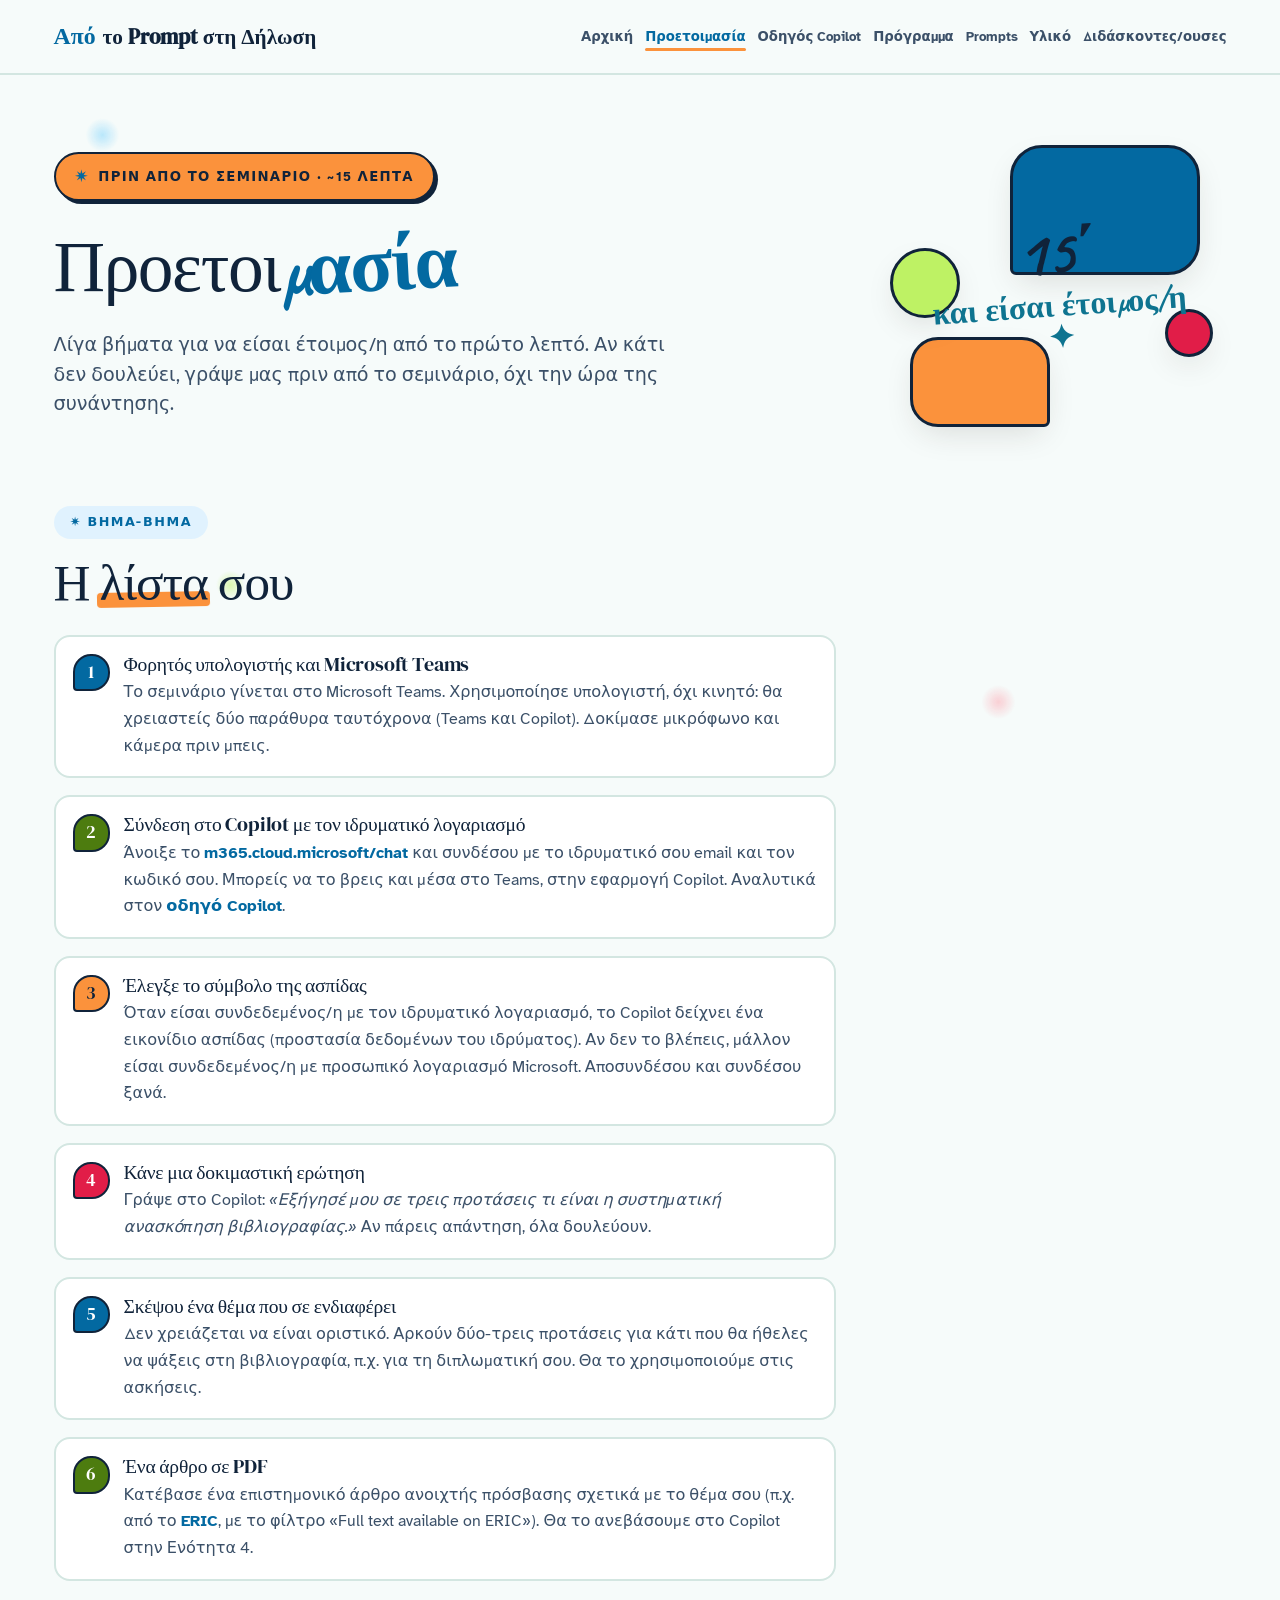
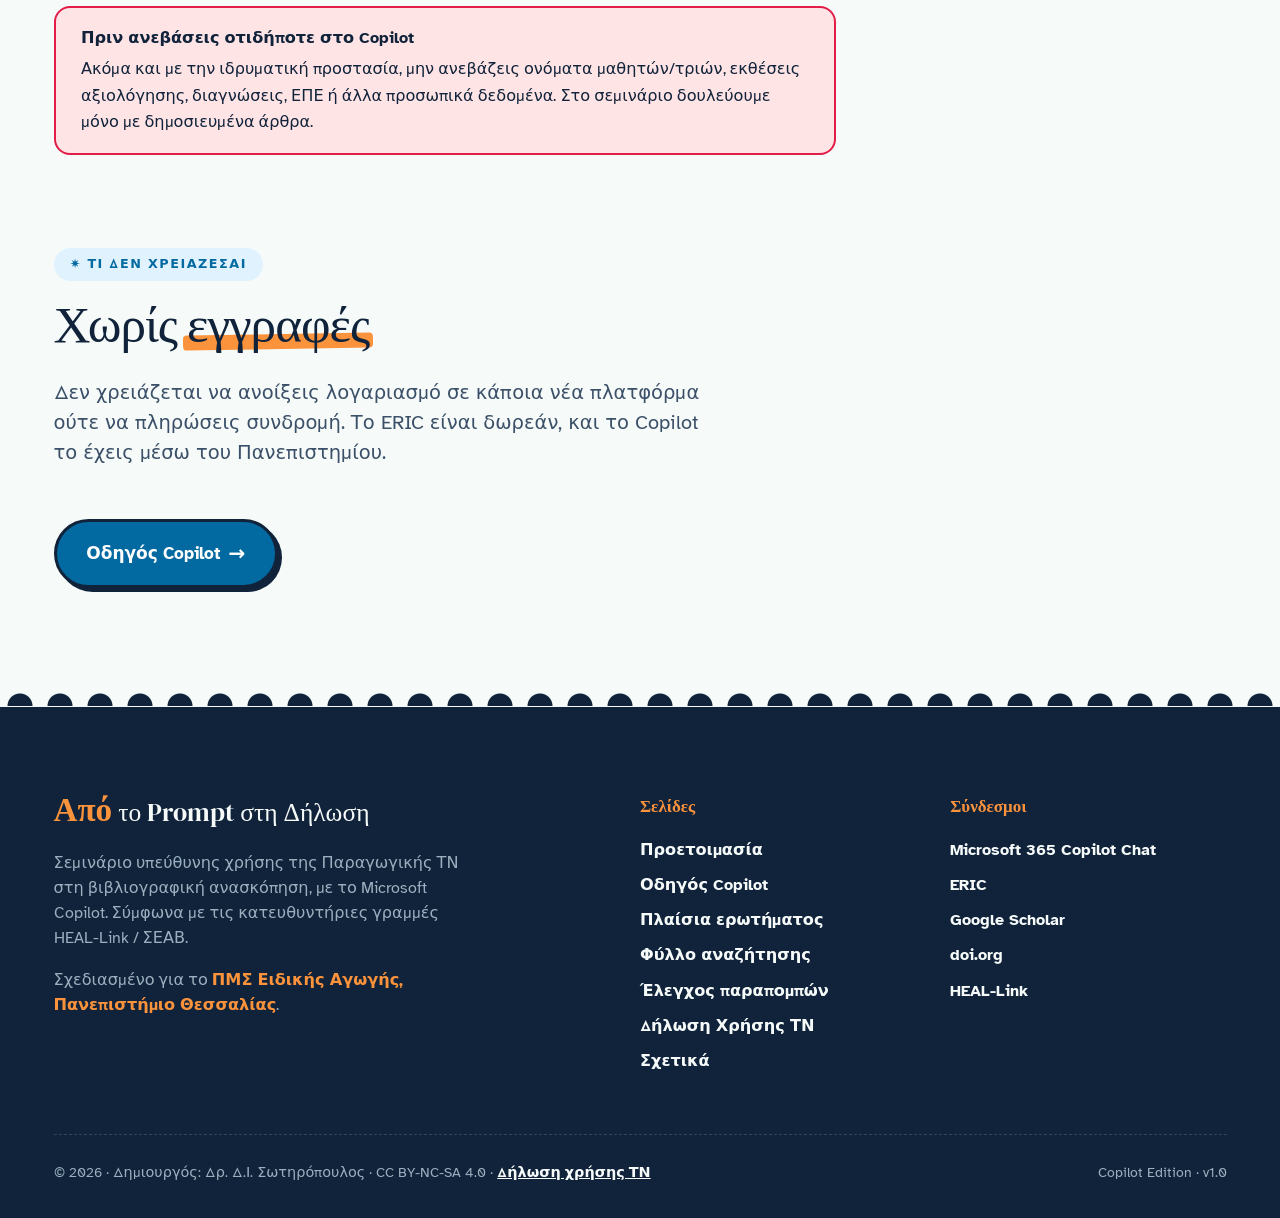
<file: prepare.html>
<!DOCTYPE html>
<html lang="el">
<head>
  <meta charset="UTF-8">
  <meta name="viewport" content="width=device-width, initial-scale=1.0">
  <title>Προετοιμασία · Από το Prompt στη Δήλωση · Copilot Edition</title>
  <meta name="description" content="Τι χρειάζεσαι πριν από την πρώτη συνάντηση: σύνδεση στο Copilot με ιδρυματικό λογαριασμό και Teams.">
  <link rel="stylesheet" href="assets/style.css">
  
</head>
<body>

<nav class="nav">
  <div class="nav-inner">
    <a href="index.html" class="nav-brand"><span class="spark">Από</span> το Prompt στη Δήλωση</a>
    <ul class="nav-links"><li><a href="index.html">Αρχική</a></li><li><a href="prepare.html" class="active">Προετοιμασία</a></li><li><a href="copilot.html">Οδηγός Copilot</a></li><li><a href="session.html">Πρόγραμμα</a></li><li><a href="prompts.html">Prompts</a></li><li><a href="materials.html">Υλικό</a></li><li><a href="instructor.html">Διδάσκοντες/ουσες</a></li></ul>
  </div>
</nav>

<header class="hero hero-sm">
  <div class="container">
    <div class="hero-grid">
      <div class="hero-content">
        <div class="eyebrow fade-up">Πριν από το σεμινάριο · ~15 λεπτά</div>
        <h1 class="hero-title fade-up">Προετοι<span class="hand">μασία</span></h1>
        <p class="hero-subtitle fade-up">Λίγα βήματα για να είσαι έτοιμος/η από το πρώτο λεπτό. Αν κάτι δεν δουλεύει, γράψε μας πριν από το σεμινάριο, όχι την ώρα της συνάντησης.</p>
        
        
      </div>
      <div class="hero-illo">
        <div class="hero-shape shape-1"></div>
        <div class="hero-shape shape-2"></div>
        <div class="hero-shape shape-3"></div>
        <div class="hero-shape shape-4"></div>
        <div class="hero-label">15΄<br><span>και είσαι έτοιμος/η ✦</span></div>
      </div>
    </div>
  </div>
</header>

<section class="tight">
  <div class="container">
    <div class="section-eyebrow">✷ Βήμα-βήμα</div>
    <h2 class="section-title">Η <span class="accent">λίστα</span> σου</h2>
    <ol class="steps">
      <li><h4>Φορητός υπολογιστής και Microsoft Teams</h4>
        <p>Το σεμινάριο γίνεται στο Microsoft Teams. Χρησιμοποίησε υπολογιστή, όχι κινητό: θα χρειαστείς δύο παράθυρα ταυτόχρονα (Teams και Copilot). Δοκίμασε μικρόφωνο και κάμερα πριν μπεις.</p></li>
      <li><h4>Σύνδεση στο Copilot με τον ιδρυματικό λογαριασμό</h4>
        <p>Άνοιξε το <a href="https://m365.cloud.microsoft/chat" target="_blank" rel="noopener">m365.cloud.microsoft/chat</a> και συνδέσου με το ιδρυματικό σου email και τον κωδικό σου. Μπορείς να το βρεις και μέσα στο Teams, στην εφαρμογή Copilot. Αναλυτικά στον <a href="copilot.html">οδηγό Copilot</a>.</p></li>
      <li><h4>Έλεγξε το σύμβολο της ασπίδας</h4>
        <p>Όταν είσαι συνδεδεμένος/η με τον ιδρυματικό λογαριασμό, το Copilot δείχνει ένα εικονίδιο ασπίδας (προστασία δεδομένων του ιδρύματος). Αν δεν το βλέπεις, μάλλον είσαι συνδεδεμένος/η με προσωπικό λογαριασμό Microsoft. Αποσυνδέσου και συνδέσου ξανά.</p></li>
      <li><h4>Κάνε μια δοκιμαστική ερώτηση</h4>
        <p>Γράψε στο Copilot: <em>«Εξήγησέ μου σε τρεις προτάσεις τι είναι η συστηματική ανασκόπηση βιβλιογραφίας.»</em> Αν πάρεις απάντηση, όλα δουλεύουν.</p></li>
      <li><h4>Σκέψου ένα θέμα που σε ενδιαφέρει</h4>
        <p>Δεν χρειάζεται να είναι οριστικό. Αρκούν δύο-τρεις προτάσεις για κάτι που θα ήθελες να ψάξεις στη βιβλιογραφία, π.χ. για τη διπλωματική σου. Θα το χρησιμοποιούμε στις ασκήσεις.</p></li>
      <li><h4>Ένα άρθρο σε PDF</h4>
        <p>Κατέβασε ένα επιστημονικό άρθρο ανοιχτής πρόσβασης σχετικά με το θέμα σου (π.χ. από το <a href="https://eric.ed.gov" target="_blank" rel="noopener">ERIC</a>, με το φίλτρο «Full text available on ERIC»). Θα το ανεβάσουμε στο Copilot στην Ενότητα 4.</p></li>
    </ol>

    <div class="box box-stop" style="max-width:46rem;">
      <strong>Πριν ανεβάσεις οτιδήποτε στο Copilot</strong>
      <p>Ακόμα και με την ιδρυματική προστασία, μην ανεβάζεις ονόματα μαθητών/τριών, εκθέσεις αξιολόγησης, διαγνώσεις, ΕΠΕ ή άλλα προσωπικά δεδομένα. Στο σεμινάριο δουλεύουμε μόνο με δημοσιευμένα άρθρα.</p>
    </div>
  </div>
</section>

<section class="tight">
  <div class="container">
    <div class="section-eyebrow">✷ Τι δεν χρειάζεσαι</div>
    <h2 class="section-title">Χωρίς <span class="accent">εγγραφές</span></h2>
    <p class="section-lead">Δεν χρειάζεται να ανοίξεις λογαριασμό σε κάποια νέα πλατφόρμα ούτε να πληρώσεις συνδρομή. Το ERIC είναι δωρεάν, και το Copilot το έχεις μέσω του Πανεπιστημίου.</p>
    <a href="copilot.html" class="btn">Οδηγός Copilot <span class="arrow">→</span></a>
  </div>
</section>


<footer class="footer">
  <div class="container">
    <div class="footer-grid">
      <div>
        <div class="footer-brand"><span class="hand">Από</span> το Prompt στη Δήλωση</div>
        <p class="footer-text">Σεμινάριο υπεύθυνης χρήσης της Παραγωγικής ΤΝ στη βιβλιογραφική ανασκόπηση, με το Microsoft Copilot. Σύμφωνα με τις κατευθυντήριες γραμμές HEAL-Link / ΣΕΑΒ.</p>
        <p class="footer-text" style="margin-top:1rem;">Σχεδιασμένο για το <a href="https://maspecialed.sed.uth.gr/perigrammata-mathimatwn/" target="_blank" rel="noopener" style="color:var(--sun);">ΠΜΣ Ειδικής Αγωγής, Πανεπιστήμιο Θεσσαλίας</a>.</p>
      </div>
      <div>
        <h5>Σελίδες</h5>
        <ul>
          <li><a href="prepare.html">Προετοιμασία</a></li>
          <li><a href="copilot.html">Οδηγός Copilot</a></li>
          <li><a href="frameworks.html">Πλαίσια ερωτήματος</a></li>
          <li><a href="worksheet.html">Φύλλο αναζήτησης</a></li>
          <li><a href="verify.html">Έλεγχος παραπομπών</a></li>
          <li><a href="statement.html">Δήλωση Χρήσης ΤΝ</a></li>
          <li><a href="about.html">Σχετικά</a></li>
        </ul>
      </div>
      <div>
        <h5>Σύνδεσμοι</h5>
        <ul>
          <li><a href="https://m365.cloud.microsoft/chat" target="_blank" rel="noopener">Microsoft 365 Copilot Chat</a></li>
          <li><a href="https://eric.ed.gov" target="_blank" rel="noopener">ERIC</a></li>
          <li><a href="https://scholar.google.com" target="_blank" rel="noopener">Google Scholar</a></li>
          <li><a href="https://www.doi.org" target="_blank" rel="noopener">doi.org</a></li>
          <li><a href="https://www.heal-link.gr/" target="_blank" rel="noopener">HEAL-Link</a></li>
        </ul>
      </div>
    </div>
    <div class="footer-bottom">
      <div>© 2026 · Δημιουργός: Δρ. Δ.Ι. Σωτηρόπουλος · CC BY-NC-SA 4.0 · <a href="about.html#ai-use" style="text-decoration:underline;">Δήλωση χρήσης ΤΝ</a></div>
      <div>Copilot Edition · v1.0</div>
    </div>
  </div>
</footer>

</body>
</html>
</file>
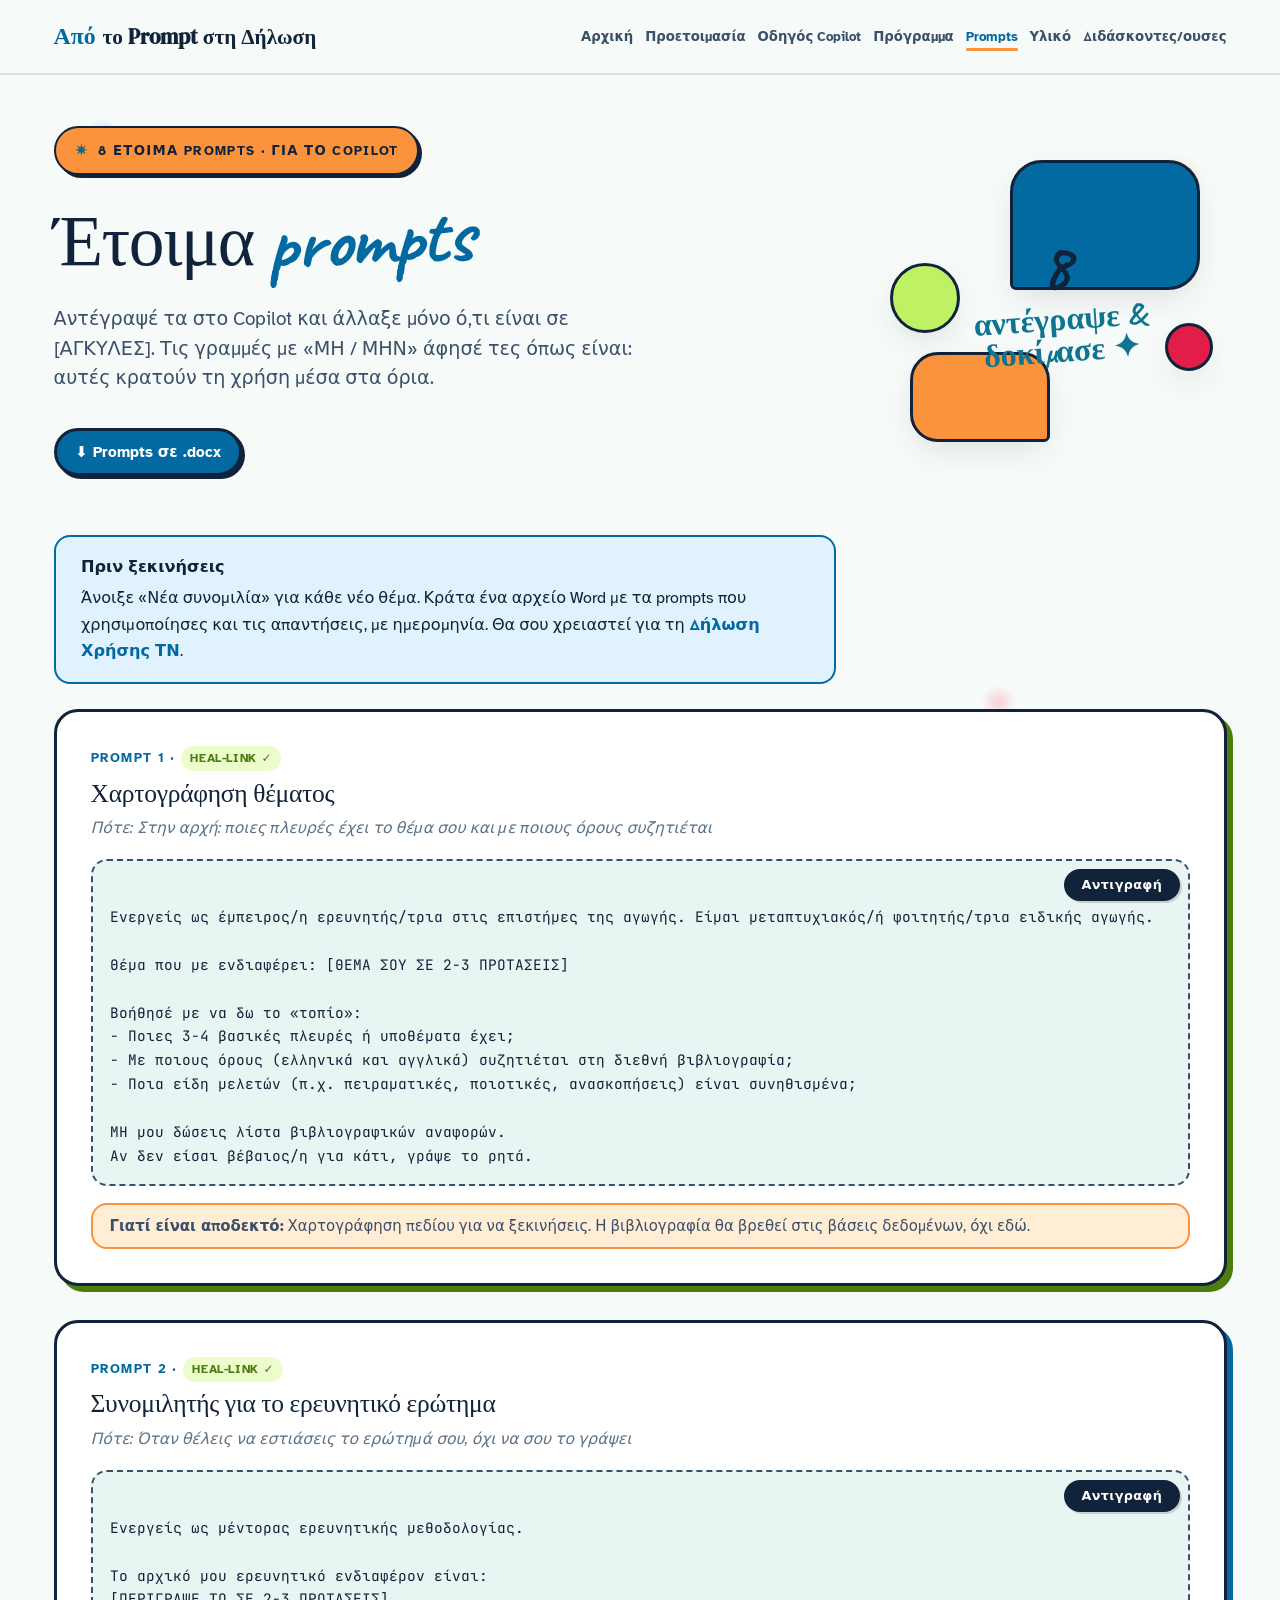
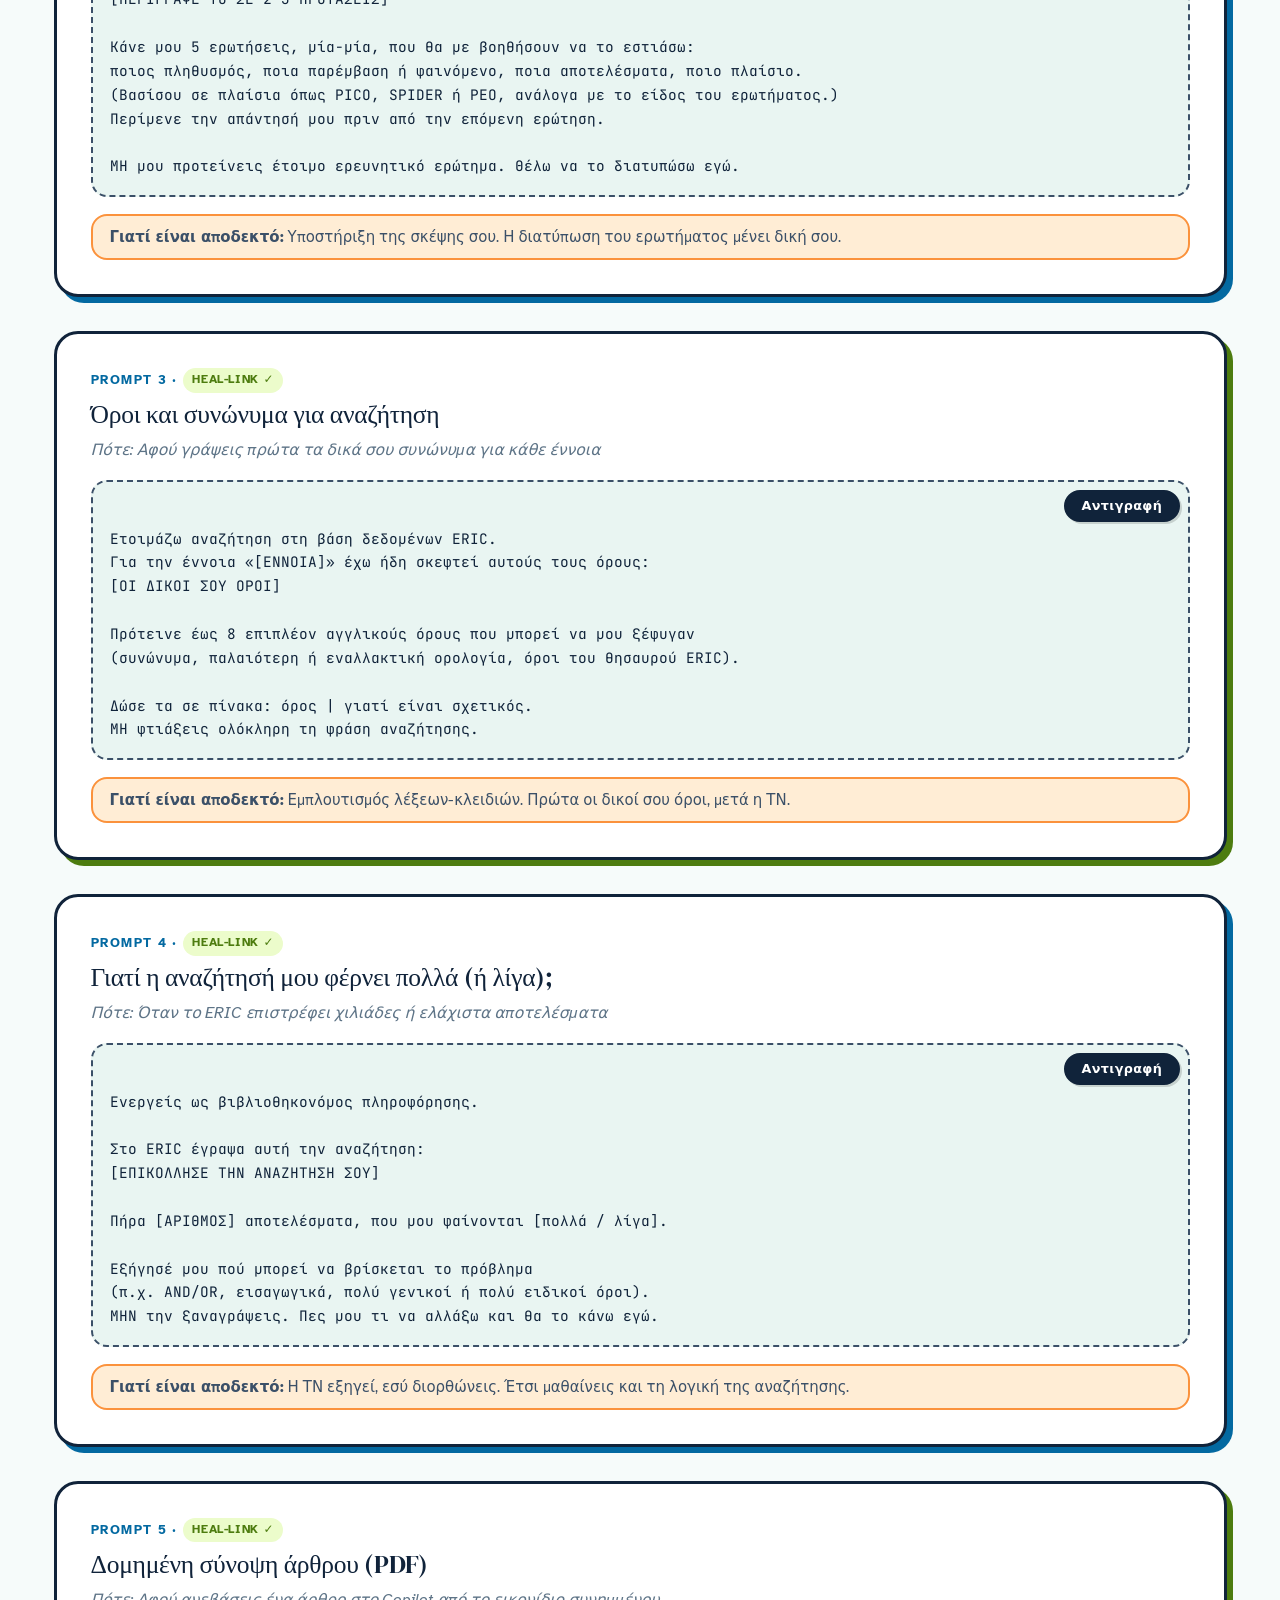
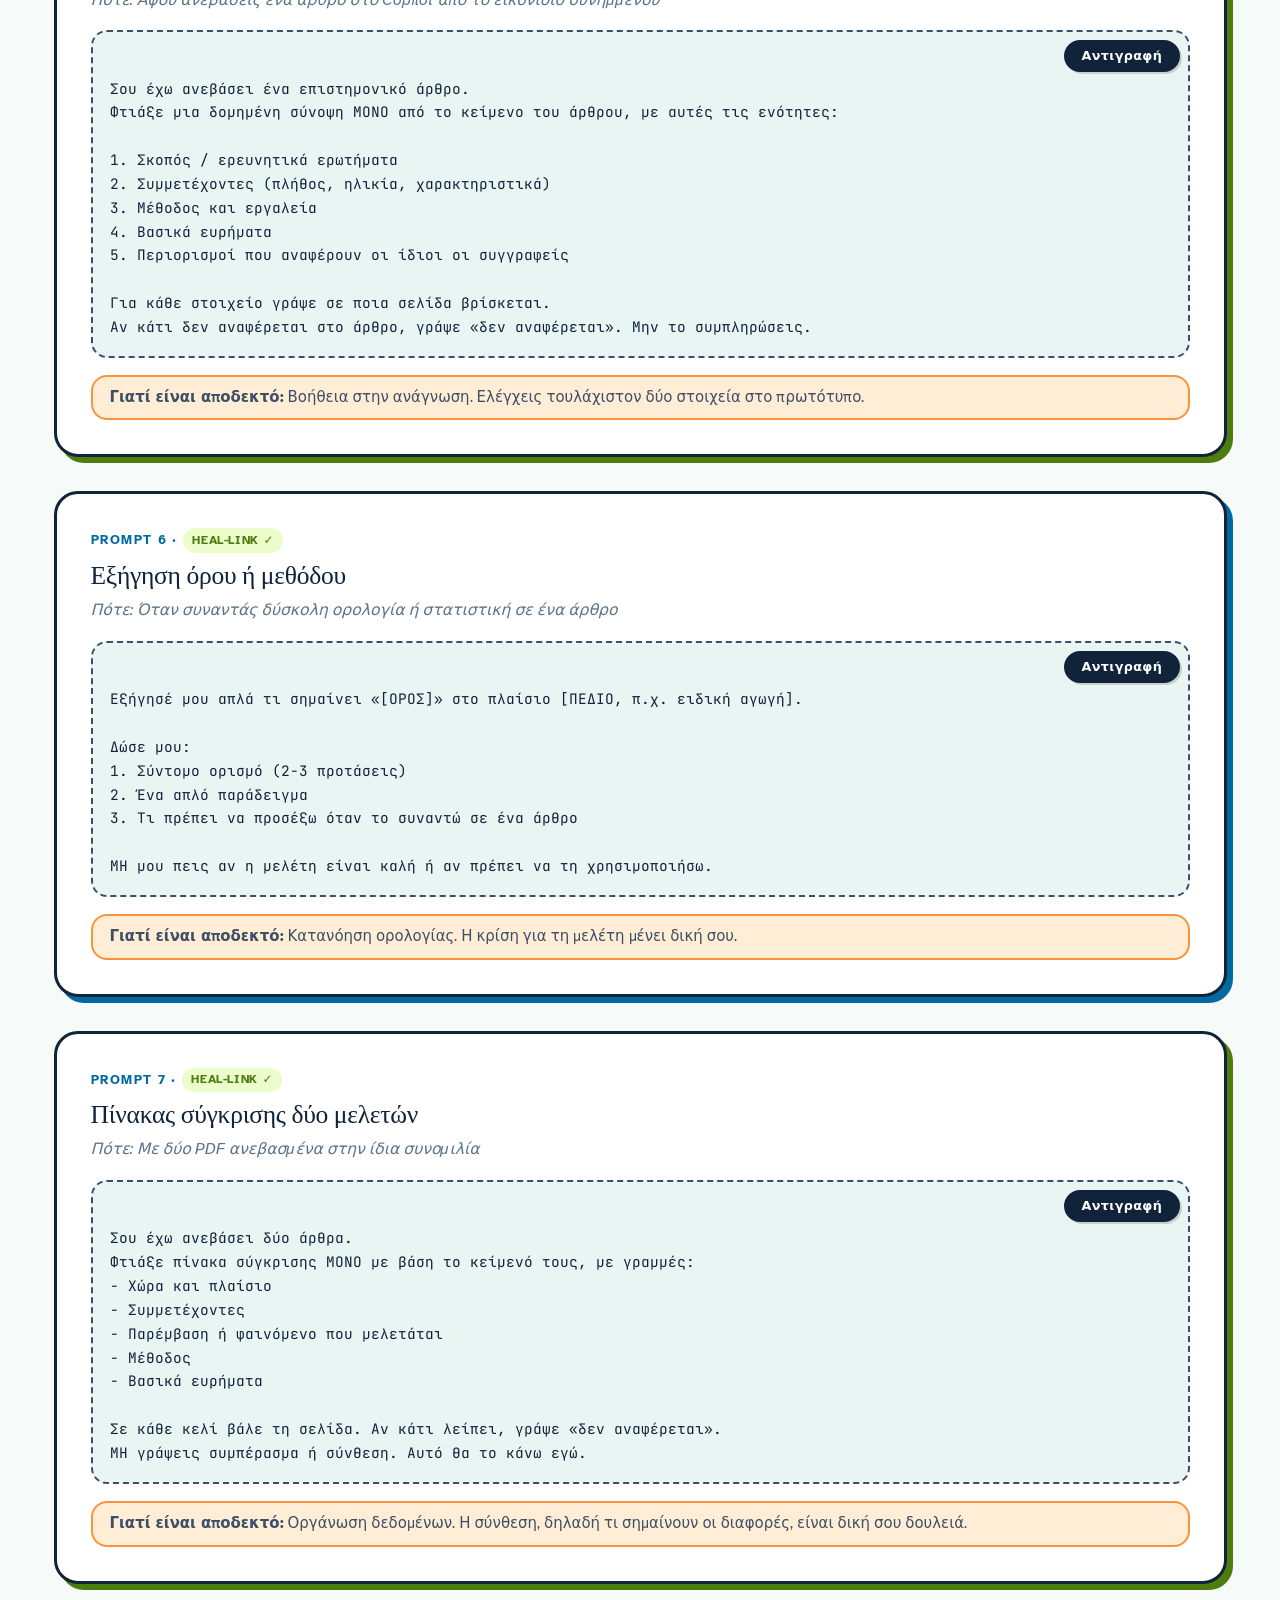
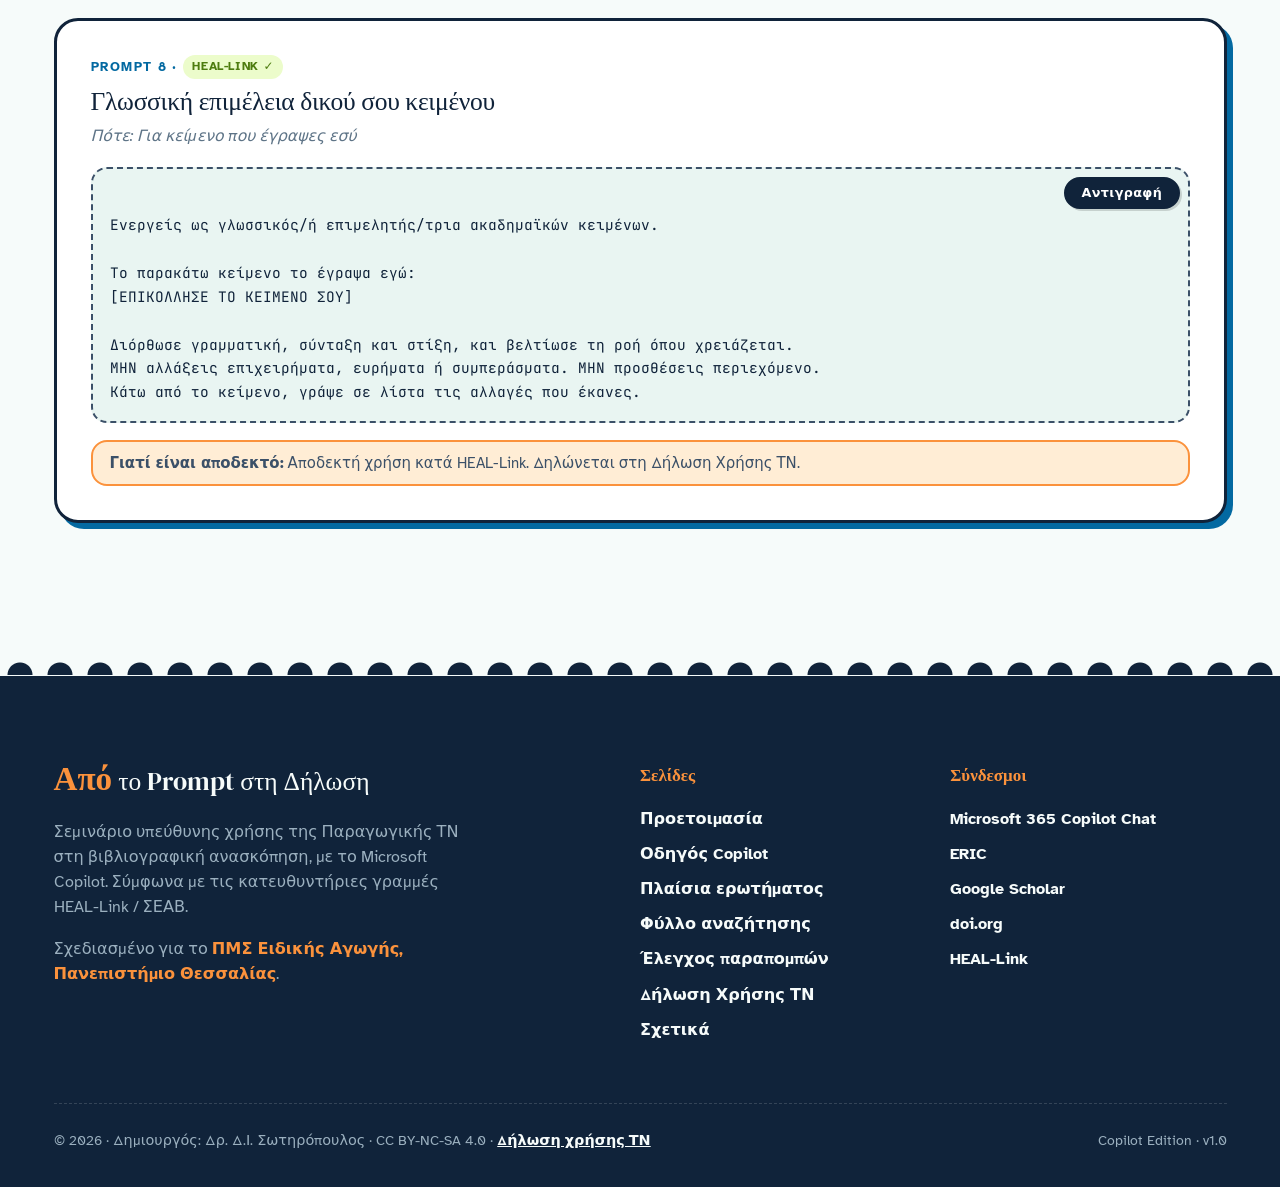
<file: prompts.html>
<!DOCTYPE html>
<html lang="el">
<head>
  <meta charset="UTF-8">
  <meta name="viewport" content="width=device-width, initial-scale=1.0">
  <title>Prompts · Από το Prompt στη Δήλωση · Copilot Edition</title>
  <meta name="description" content="8 έτοιμα prompts για το Microsoft Copilot, για βιβλιογραφική εργασία, σύμφωνα με HEAL-Link/ΣΕΑΒ.">
  <link rel="stylesheet" href="assets/style.css">
  
</head>
<body>

<nav class="nav">
  <div class="nav-inner">
    <a href="index.html" class="nav-brand"><span class="spark">Από</span> το Prompt στη Δήλωση</a>
    <ul class="nav-links"><li><a href="index.html">Αρχική</a></li><li><a href="prepare.html">Προετοιμασία</a></li><li><a href="copilot.html">Οδηγός Copilot</a></li><li><a href="session.html">Πρόγραμμα</a></li><li><a href="prompts.html" class="active">Prompts</a></li><li><a href="materials.html">Υλικό</a></li><li><a href="instructor.html">Διδάσκοντες/ουσες</a></li></ul>
  </div>
</nav>

<header class="hero hero-sm">
  <div class="container">
    <div class="hero-grid">
      <div class="hero-content">
        <div class="eyebrow fade-up">8 έτοιμα prompts · για το Copilot</div>
        <h1 class="hero-title fade-up">Έτοιμα <span class="hand">prompts</span></h1>
        <p class="hero-subtitle fade-up">Αντέγραψέ τα στο Copilot και άλλαξε μόνο ό,τι είναι σε [ΑΓΚΥΛΕΣ]. Τις γραμμές με «ΜΗ / ΜΗΝ» άφησέ τες όπως είναι: αυτές κρατούν τη χρήση μέσα στα όρια.</p>
        <div class="cta-group fade-up"><a href="downloads/02_Copilot_Prompts.docx" download class="btn btn-sm">⬇ Prompts σε .docx</a></div>
        
      </div>
      <div class="hero-illo">
        <div class="hero-shape shape-1"></div>
        <div class="hero-shape shape-2"></div>
        <div class="hero-shape shape-3"></div>
        <div class="hero-shape shape-4"></div>
        <div class="hero-label">8<br><span>αντέγραψε & δοκίμασε ✦</span></div>
      </div>
    </div>
  </div>
</header>

<section class="tight">
  <div class="container">
    <div class="box box-info" style="max-width:46rem;margin-top:0;">
      <strong>Πριν ξεκινήσεις</strong>
      <p>Άνοιξε «Νέα συνομιλία» για κάθε νέο θέμα. Κράτα ένα αρχείο Word με τα prompts που χρησιμοποίησες και τις απαντήσεις, με ημερομηνία. Θα σου χρειαστεί για τη <a href="statement.html">Δήλωση Χρήσης ΤΝ</a>.</p>
    </div>
    <div class="prompt-card" id="p1">
  <div class="prompt-num">Prompt 1 · <span class="tag-heal">HEAL-Link ✓</span></div>
  <h3 class="prompt-title">Χαρτογράφηση θέματος</h3>
  <p class="prompt-use">Πότε: Στην αρχή: ποιες πλευρές έχει το θέμα σου και με ποιους όρους συζητιέται</p>
  <div class="prompt-box"><button class="copy-btn" onclick="copyText(this)">Αντιγραφή</button>Ενεργείς ως έμπειρος/η ερευνητής/τρια στις επιστήμες της αγωγής. Είμαι μεταπτυχιακός/ή φοιτητής/τρια ειδικής αγωγής.

Θέμα που με ενδιαφέρει: [ΘΕΜΑ ΣΟΥ ΣΕ 2-3 ΠΡΟΤΑΣΕΙΣ]

Βοήθησέ με να δω το «τοπίο»:
- Ποιες 3-4 βασικές πλευρές ή υποθέματα έχει;
- Με ποιους όρους (ελληνικά και αγγλικά) συζητιέται στη διεθνή βιβλιογραφία;
- Ποια είδη μελετών (π.χ. πειραματικές, ποιοτικές, ανασκοπήσεις) είναι συνηθισμένα;

ΜΗ μου δώσεις λίστα βιβλιογραφικών αναφορών.
Αν δεν είσαι βέβαιος/η για κάτι, γράψε το ρητά.</div>
  <p class="prompt-note"><strong>Γιατί είναι αποδεκτό:</strong> Χαρτογράφηση πεδίου για να ξεκινήσεις. Η βιβλιογραφία θα βρεθεί στις βάσεις δεδομένων, όχι εδώ.</p>
</div><div class="prompt-card" id="p2">
  <div class="prompt-num">Prompt 2 · <span class="tag-heal">HEAL-Link ✓</span></div>
  <h3 class="prompt-title">Συνομιλητής για το ερευνητικό ερώτημα</h3>
  <p class="prompt-use">Πότε: Όταν θέλεις να εστιάσεις το ερώτημά σου, όχι να σου το γράψει</p>
  <div class="prompt-box"><button class="copy-btn" onclick="copyText(this)">Αντιγραφή</button>Ενεργείς ως μέντορας ερευνητικής μεθοδολογίας.

Το αρχικό μου ερευνητικό ενδιαφέρον είναι:
[ΠΕΡΙΓΡΑΨΕ ΤΟ ΣΕ 2-3 ΠΡΟΤΑΣΕΙΣ]

Κάνε μου 5 ερωτήσεις, μία-μία, που θα με βοηθήσουν να το εστιάσω:
ποιος πληθυσμός, ποια παρέμβαση ή φαινόμενο, ποια αποτελέσματα, ποιο πλαίσιο.
(Βασίσου σε πλαίσια όπως PICO, SPIDER ή PEO, ανάλογα με το είδος του ερωτήματος.)
Περίμενε την απάντησή μου πριν από την επόμενη ερώτηση.

ΜΗ μου προτείνεις έτοιμο ερευνητικό ερώτημα. Θέλω να το διατυπώσω εγώ.</div>
  <p class="prompt-note"><strong>Γιατί είναι αποδεκτό:</strong> Υποστήριξη της σκέψης σου. Η διατύπωση του ερωτήματος μένει δική σου.</p>
</div><div class="prompt-card" id="p3">
  <div class="prompt-num">Prompt 3 · <span class="tag-heal">HEAL-Link ✓</span></div>
  <h3 class="prompt-title">Όροι και συνώνυμα για αναζήτηση</h3>
  <p class="prompt-use">Πότε: Αφού γράψεις πρώτα τα δικά σου συνώνυμα για κάθε έννοια</p>
  <div class="prompt-box"><button class="copy-btn" onclick="copyText(this)">Αντιγραφή</button>Ετοιμάζω αναζήτηση στη βάση δεδομένων ERIC.
Για την έννοια «[ΕΝΝΟΙΑ]» έχω ήδη σκεφτεί αυτούς τους όρους:
[ΟΙ ΔΙΚΟΙ ΣΟΥ ΟΡΟΙ]

Πρότεινε έως 8 επιπλέον αγγλικούς όρους που μπορεί να μου ξέφυγαν
(συνώνυμα, παλαιότερη ή εναλλακτική ορολογία, όροι του θησαυρού ERIC).

Δώσε τα σε πίνακα: όρος | γιατί είναι σχετικός.
ΜΗ φτιάξεις ολόκληρη τη φράση αναζήτησης.</div>
  <p class="prompt-note"><strong>Γιατί είναι αποδεκτό:</strong> Εμπλουτισμός λέξεων-κλειδιών. Πρώτα οι δικοί σου όροι, μετά η ΤΝ.</p>
</div><div class="prompt-card" id="p4">
  <div class="prompt-num">Prompt 4 · <span class="tag-heal">HEAL-Link ✓</span></div>
  <h3 class="prompt-title">Γιατί η αναζήτησή μου φέρνει πολλά (ή λίγα);</h3>
  <p class="prompt-use">Πότε: Όταν το ERIC επιστρέφει χιλιάδες ή ελάχιστα αποτελέσματα</p>
  <div class="prompt-box"><button class="copy-btn" onclick="copyText(this)">Αντιγραφή</button>Ενεργείς ως βιβλιοθηκονόμος πληροφόρησης.

Στο ERIC έγραψα αυτή την αναζήτηση:
[ΕΠΙΚΟΛΛΗΣΕ ΤΗΝ ΑΝΑΖΗΤΗΣΗ ΣΟΥ]

Πήρα [ΑΡΙΘΜΟΣ] αποτελέσματα, που μου φαίνονται [πολλά / λίγα].

Εξήγησέ μου πού μπορεί να βρίσκεται το πρόβλημα
(π.χ. AND/OR, εισαγωγικά, πολύ γενικοί ή πολύ ειδικοί όροι).
ΜΗΝ την ξαναγράψεις. Πες μου τι να αλλάξω και θα το κάνω εγώ.</div>
  <p class="prompt-note"><strong>Γιατί είναι αποδεκτό:</strong> Η ΤΝ εξηγεί, εσύ διορθώνεις. Έτσι μαθαίνεις και τη λογική της αναζήτησης.</p>
</div><div class="prompt-card" id="p5">
  <div class="prompt-num">Prompt 5 · <span class="tag-heal">HEAL-Link ✓</span></div>
  <h3 class="prompt-title">Δομημένη σύνοψη άρθρου (PDF)</h3>
  <p class="prompt-use">Πότε: Αφού ανεβάσεις ένα άρθρο στο Copilot από το εικονίδιο συνημμένου</p>
  <div class="prompt-box"><button class="copy-btn" onclick="copyText(this)">Αντιγραφή</button>Σου έχω ανεβάσει ένα επιστημονικό άρθρο.
Φτιάξε μια δομημένη σύνοψη ΜΟΝΟ από το κείμενο του άρθρου, με αυτές τις ενότητες:

1. Σκοπός / ερευνητικά ερωτήματα
2. Συμμετέχοντες (πλήθος, ηλικία, χαρακτηριστικά)
3. Μέθοδος και εργαλεία
4. Βασικά ευρήματα
5. Περιορισμοί που αναφέρουν οι ίδιοι οι συγγραφείς

Για κάθε στοιχείο γράψε σε ποια σελίδα βρίσκεται.
Αν κάτι δεν αναφέρεται στο άρθρο, γράψε «δεν αναφέρεται». Μην το συμπληρώσεις.</div>
  <p class="prompt-note"><strong>Γιατί είναι αποδεκτό:</strong> Βοήθεια στην ανάγνωση. Ελέγχεις τουλάχιστον δύο στοιχεία στο πρωτότυπο.</p>
</div><div class="prompt-card" id="p6">
  <div class="prompt-num">Prompt 6 · <span class="tag-heal">HEAL-Link ✓</span></div>
  <h3 class="prompt-title">Εξήγηση όρου ή μεθόδου</h3>
  <p class="prompt-use">Πότε: Όταν συναντάς δύσκολη ορολογία ή στατιστική σε ένα άρθρο</p>
  <div class="prompt-box"><button class="copy-btn" onclick="copyText(this)">Αντιγραφή</button>Εξήγησέ μου απλά τι σημαίνει «[ΟΡΟΣ]» στο πλαίσιο [ΠΕΔΙΟ, π.χ. ειδική αγωγή].

Δώσε μου:
1. Σύντομο ορισμό (2-3 προτάσεις)
2. Ένα απλό παράδειγμα
3. Τι πρέπει να προσέξω όταν το συναντώ σε ένα άρθρο

ΜΗ μου πεις αν η μελέτη είναι καλή ή αν πρέπει να τη χρησιμοποιήσω.</div>
  <p class="prompt-note"><strong>Γιατί είναι αποδεκτό:</strong> Κατανόηση ορολογίας. Η κρίση για τη μελέτη μένει δική σου.</p>
</div><div class="prompt-card" id="p7">
  <div class="prompt-num">Prompt 7 · <span class="tag-heal">HEAL-Link ✓</span></div>
  <h3 class="prompt-title">Πίνακας σύγκρισης δύο μελετών</h3>
  <p class="prompt-use">Πότε: Με δύο PDF ανεβασμένα στην ίδια συνομιλία</p>
  <div class="prompt-box"><button class="copy-btn" onclick="copyText(this)">Αντιγραφή</button>Σου έχω ανεβάσει δύο άρθρα.
Φτιάξε πίνακα σύγκρισης ΜΟΝΟ με βάση το κείμενό τους, με γραμμές:
- Χώρα και πλαίσιο
- Συμμετέχοντες
- Παρέμβαση ή φαινόμενο που μελετάται
- Μέθοδος
- Βασικά ευρήματα

Σε κάθε κελί βάλε τη σελίδα. Αν κάτι λείπει, γράψε «δεν αναφέρεται».
ΜΗ γράψεις συμπέρασμα ή σύνθεση. Αυτό θα το κάνω εγώ.</div>
  <p class="prompt-note"><strong>Γιατί είναι αποδεκτό:</strong> Οργάνωση δεδομένων. Η σύνθεση, δηλαδή τι σημαίνουν οι διαφορές, είναι δική σου δουλειά.</p>
</div><div class="prompt-card" id="p8">
  <div class="prompt-num">Prompt 8 · <span class="tag-heal">HEAL-Link ✓</span></div>
  <h3 class="prompt-title">Γλωσσική επιμέλεια δικού σου κειμένου</h3>
  <p class="prompt-use">Πότε: Για κείμενο που έγραψες εσύ</p>
  <div class="prompt-box"><button class="copy-btn" onclick="copyText(this)">Αντιγραφή</button>Ενεργείς ως γλωσσικός/ή επιμελητής/τρια ακαδημαϊκών κειμένων.

Το παρακάτω κείμενο το έγραψα εγώ:
[ΕΠΙΚΟΛΛΗΣΕ ΤΟ ΚΕΙΜΕΝΟ ΣΟΥ]

Διόρθωσε γραμματική, σύνταξη και στίξη, και βελτίωσε τη ροή όπου χρειάζεται.
ΜΗΝ αλλάξεις επιχειρήματα, ευρήματα ή συμπεράσματα. ΜΗΝ προσθέσεις περιεχόμενο.
Κάτω από το κείμενο, γράψε σε λίστα τις αλλαγές που έκανες.</div>
  <p class="prompt-note"><strong>Γιατί είναι αποδεκτό:</strong> Αποδεκτή χρήση κατά HEAL-Link. Δηλώνεται στη Δήλωση Χρήσης ΤΝ.</p>
</div>
  </div>
</section>


<footer class="footer">
  <div class="container">
    <div class="footer-grid">
      <div>
        <div class="footer-brand"><span class="hand">Από</span> το Prompt στη Δήλωση</div>
        <p class="footer-text">Σεμινάριο υπεύθυνης χρήσης της Παραγωγικής ΤΝ στη βιβλιογραφική ανασκόπηση, με το Microsoft Copilot. Σύμφωνα με τις κατευθυντήριες γραμμές HEAL-Link / ΣΕΑΒ.</p>
        <p class="footer-text" style="margin-top:1rem;">Σχεδιασμένο για το <a href="https://maspecialed.sed.uth.gr/perigrammata-mathimatwn/" target="_blank" rel="noopener" style="color:var(--sun);">ΠΜΣ Ειδικής Αγωγής, Πανεπιστήμιο Θεσσαλίας</a>.</p>
      </div>
      <div>
        <h5>Σελίδες</h5>
        <ul>
          <li><a href="prepare.html">Προετοιμασία</a></li>
          <li><a href="copilot.html">Οδηγός Copilot</a></li>
          <li><a href="frameworks.html">Πλαίσια ερωτήματος</a></li>
          <li><a href="worksheet.html">Φύλλο αναζήτησης</a></li>
          <li><a href="verify.html">Έλεγχος παραπομπών</a></li>
          <li><a href="statement.html">Δήλωση Χρήσης ΤΝ</a></li>
          <li><a href="about.html">Σχετικά</a></li>
        </ul>
      </div>
      <div>
        <h5>Σύνδεσμοι</h5>
        <ul>
          <li><a href="https://m365.cloud.microsoft/chat" target="_blank" rel="noopener">Microsoft 365 Copilot Chat</a></li>
          <li><a href="https://eric.ed.gov" target="_blank" rel="noopener">ERIC</a></li>
          <li><a href="https://scholar.google.com" target="_blank" rel="noopener">Google Scholar</a></li>
          <li><a href="https://www.doi.org" target="_blank" rel="noopener">doi.org</a></li>
          <li><a href="https://www.heal-link.gr/" target="_blank" rel="noopener">HEAL-Link</a></li>
        </ul>
      </div>
    </div>
    <div class="footer-bottom">
      <div>© 2026 · Δημιουργός: Δρ. Δ.Ι. Σωτηρόπουλος · CC BY-NC-SA 4.0 · <a href="about.html#ai-use" style="text-decoration:underline;">Δήλωση χρήσης ΤΝ</a></div>
      <div>Copilot Edition · v1.0</div>
    </div>
  </div>
</footer>

<script>
function copyText(btn, targetId) {
  let text;
  if (targetId) { text = document.getElementById(targetId).innerText.trim(); }
  else {
    const clone = btn.parentElement.cloneNode(true);
    const b = clone.querySelector('.copy-btn'); if (b) b.remove();
    text = clone.textContent.trim();
  }
  const done = function () {
    const old = btn.dataset.label || btn.textContent;
    btn.dataset.label = old;
    btn.textContent = '✓ Αντιγράφηκε';
    btn.classList.add('copied');
    setTimeout(function () { btn.textContent = old; btn.classList.remove('copied'); }, 2000);
  };
  if (navigator.clipboard && window.isSecureContext) {
    navigator.clipboard.writeText(text).then(done).catch(function () { fallback(text); done(); });
  } else { fallback(text); done(); }
}
function fallback(text) {
  const ta = document.createElement('textarea');
  ta.value = text; ta.style.position = 'fixed'; ta.style.opacity = '0';
  document.body.appendChild(ta); ta.select();
  try { document.execCommand('copy'); } catch (e) {}
  document.body.removeChild(ta);
}
</script>

</body>
</html>
</file>
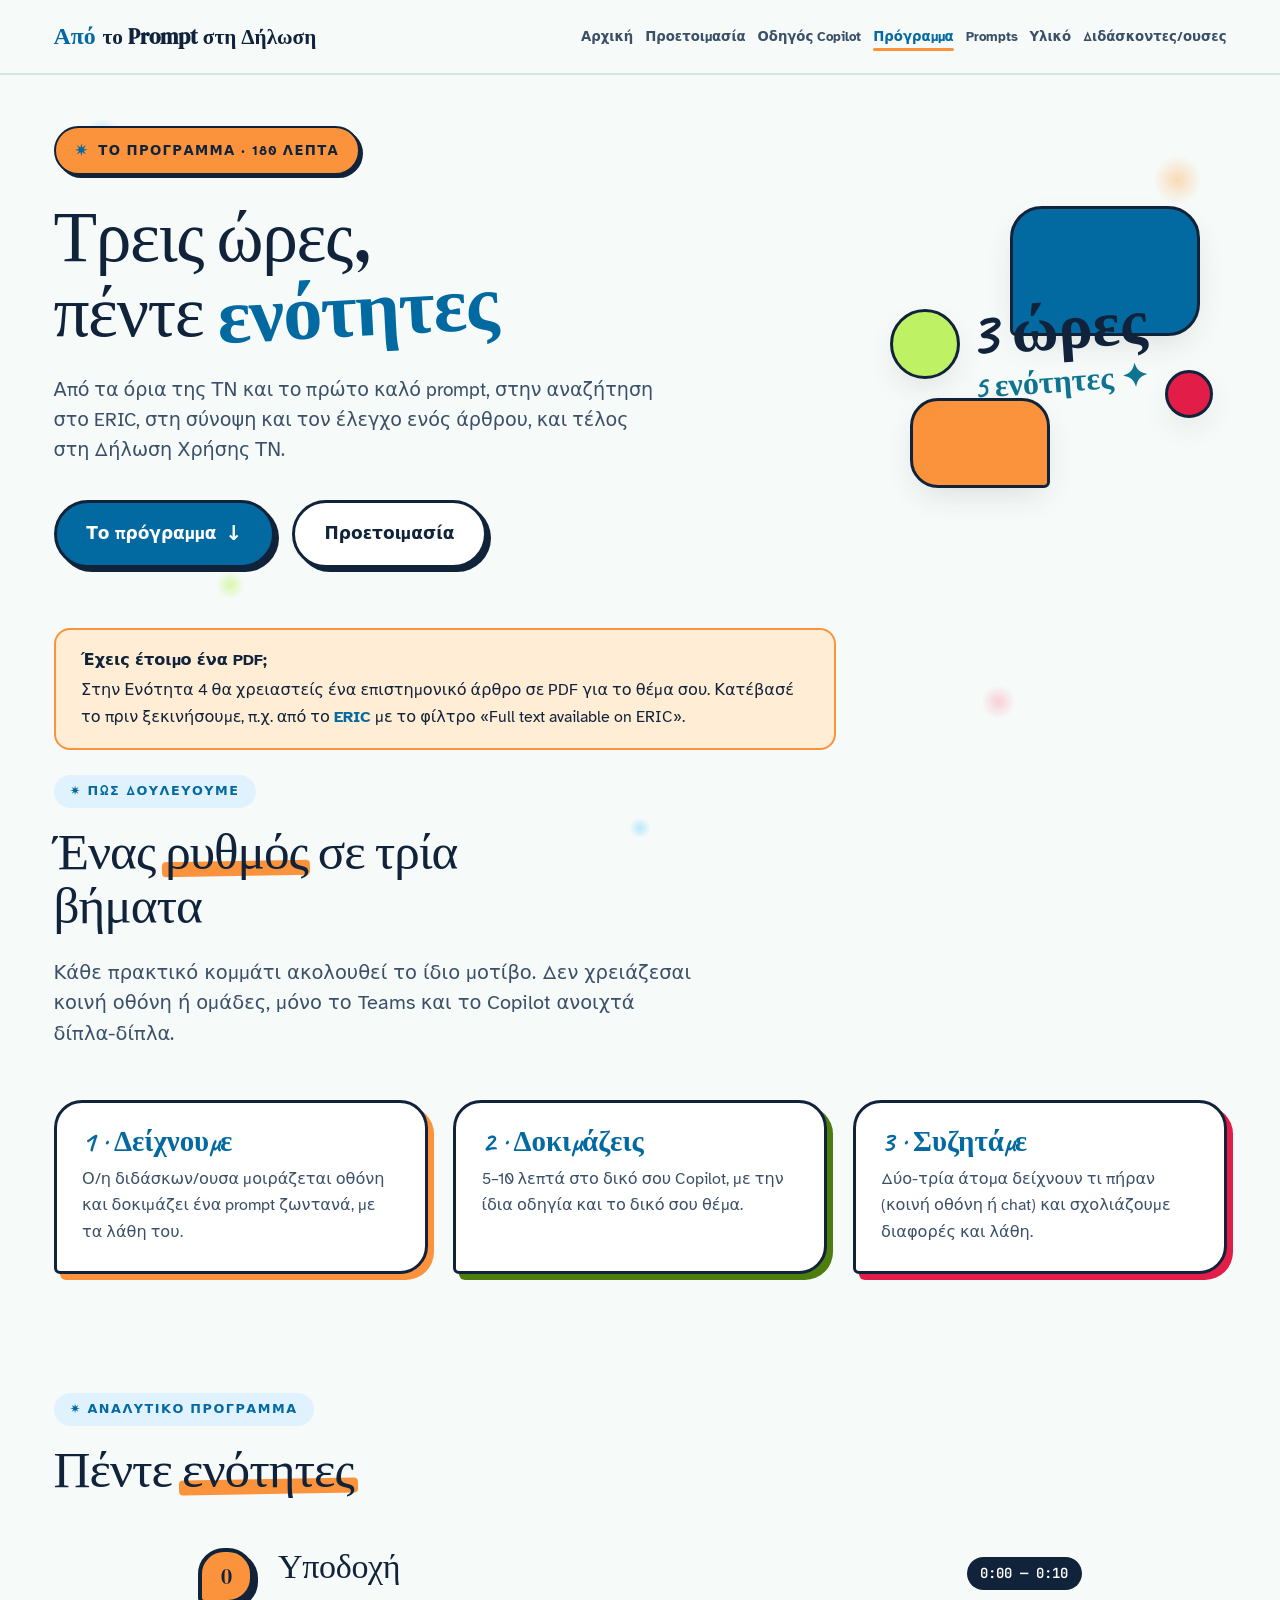
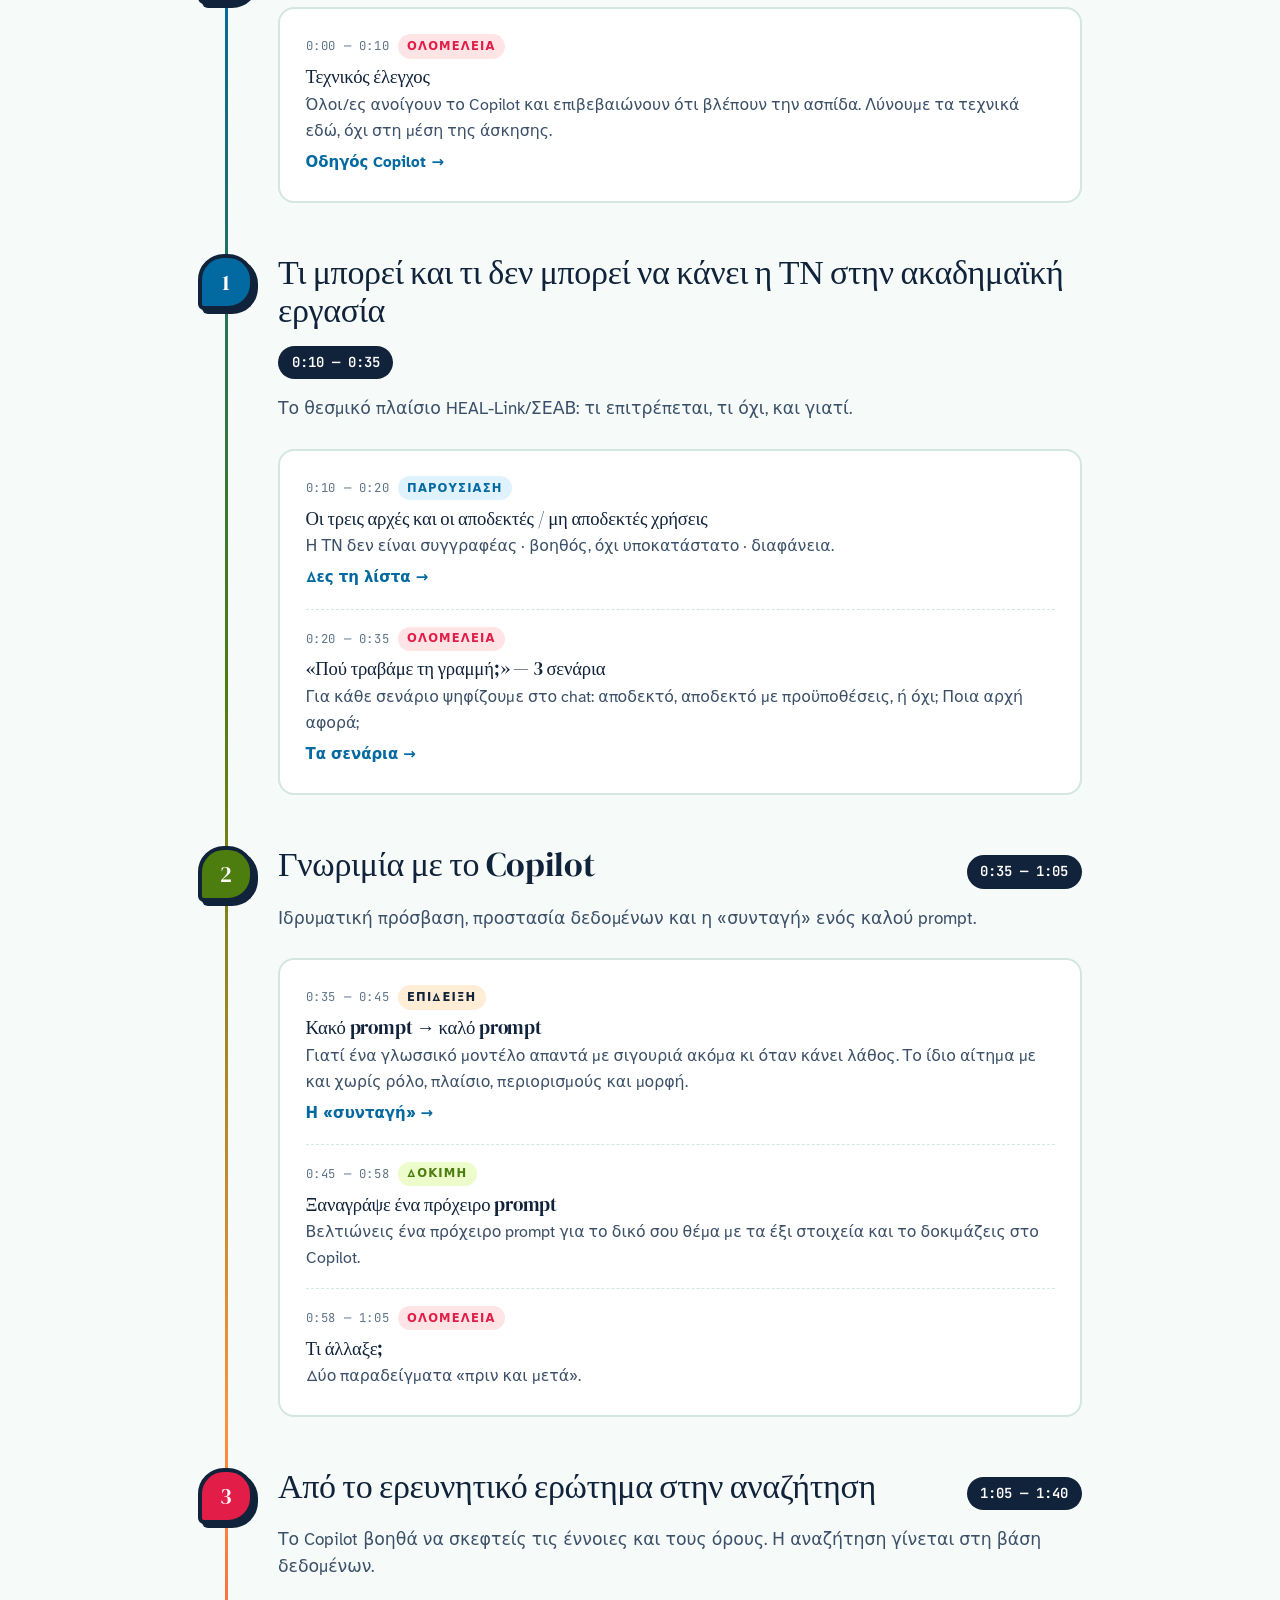
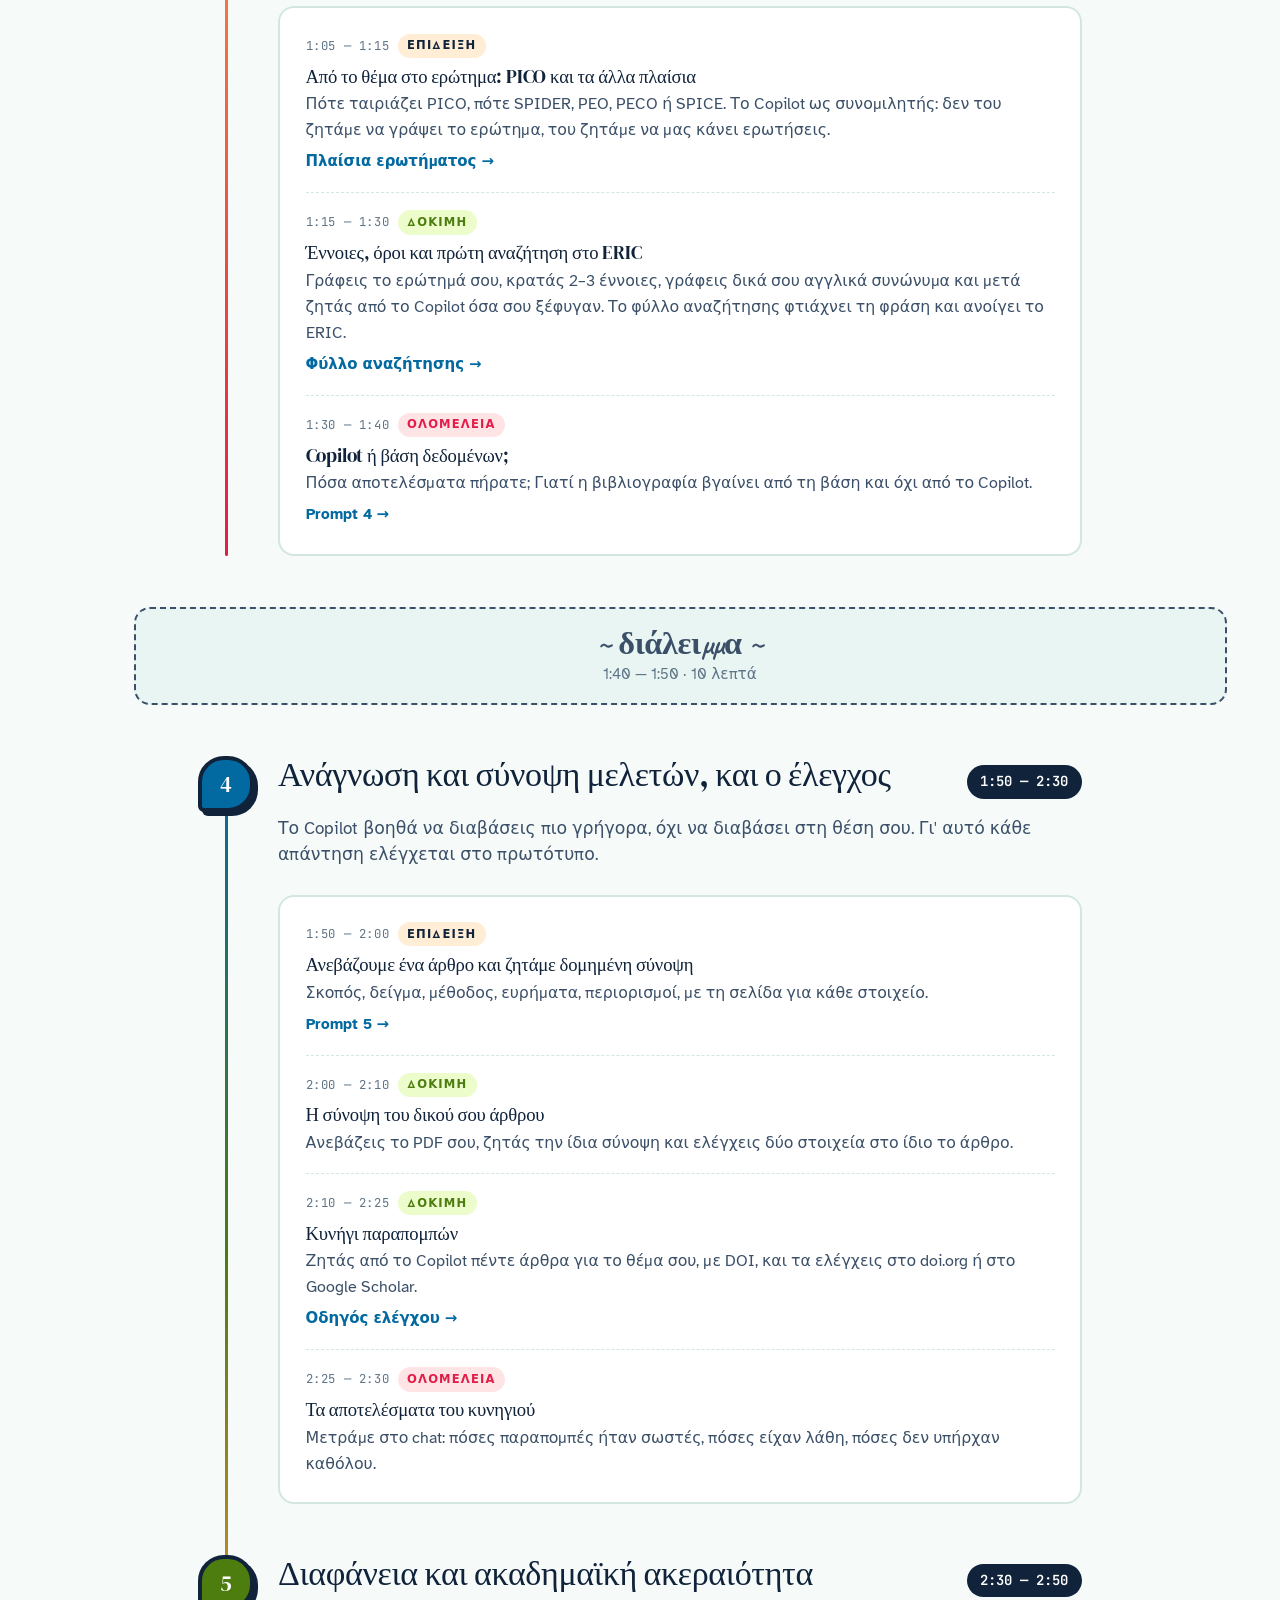
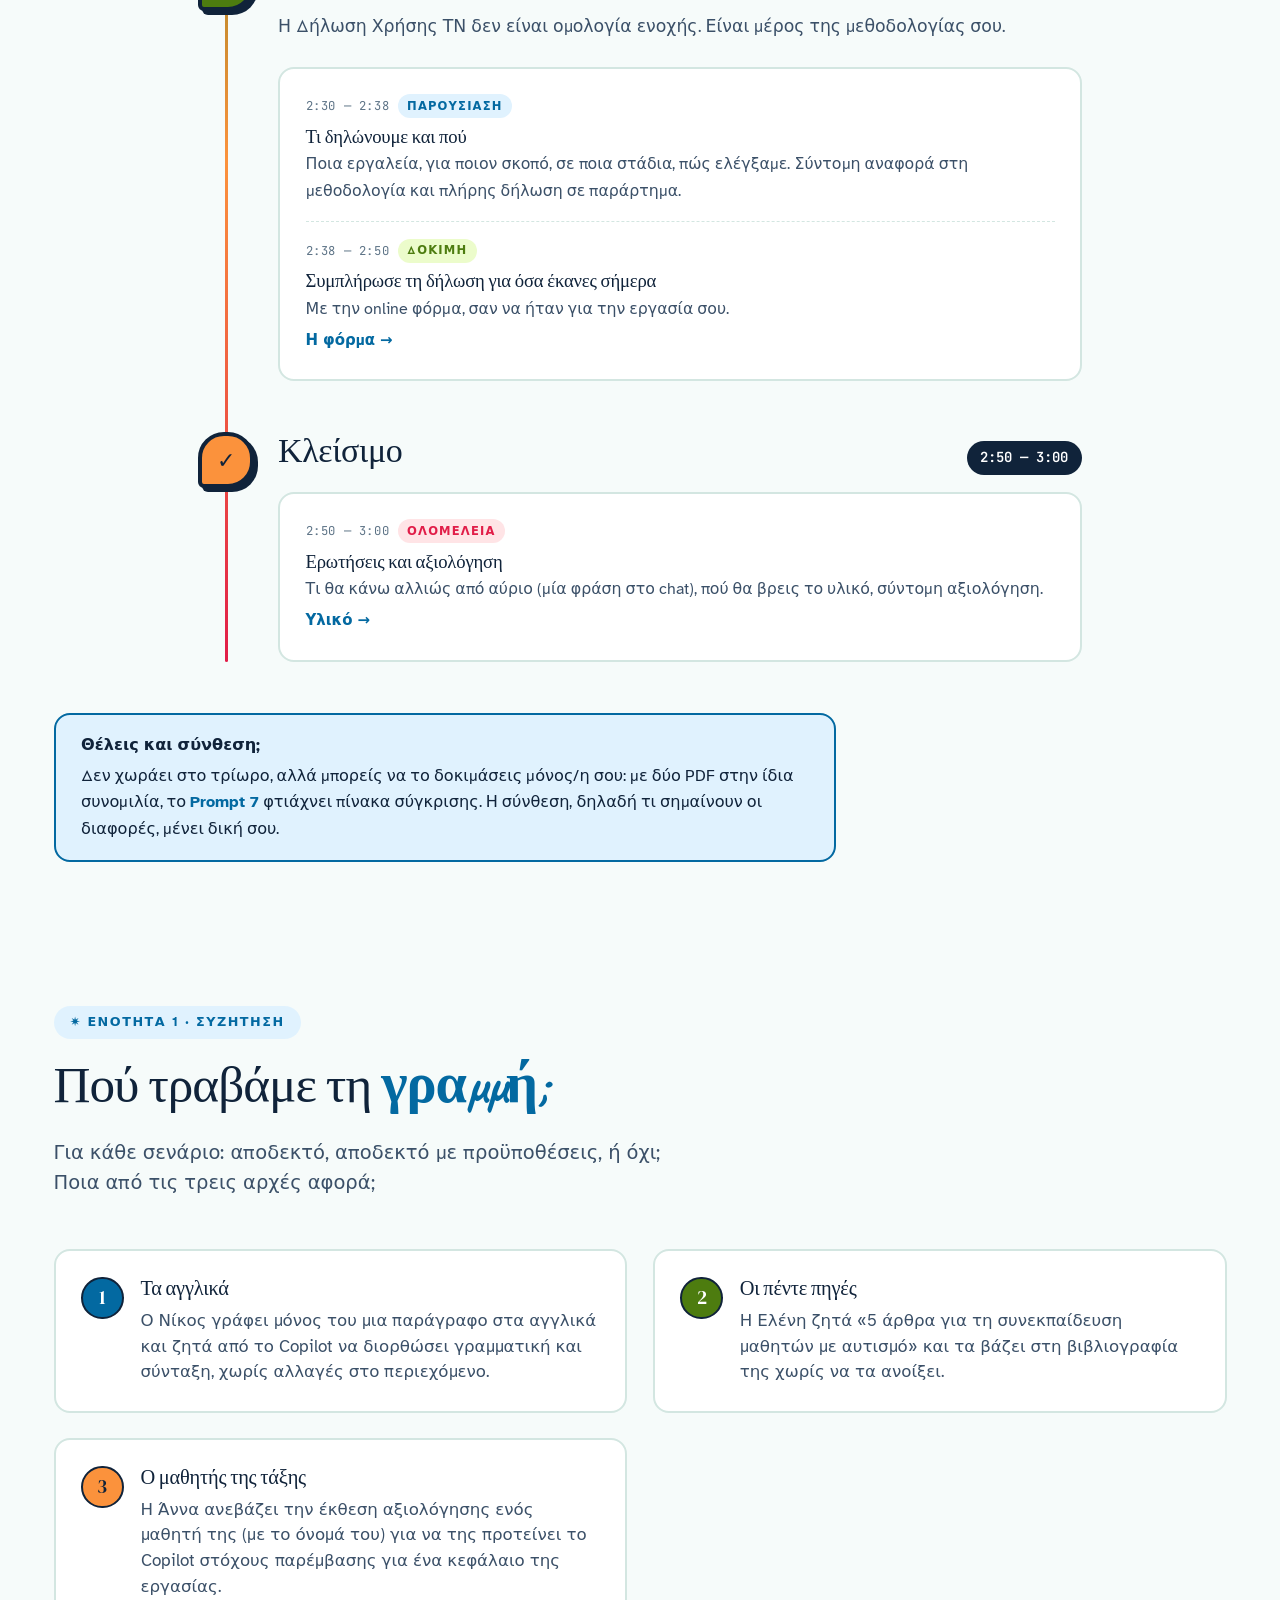
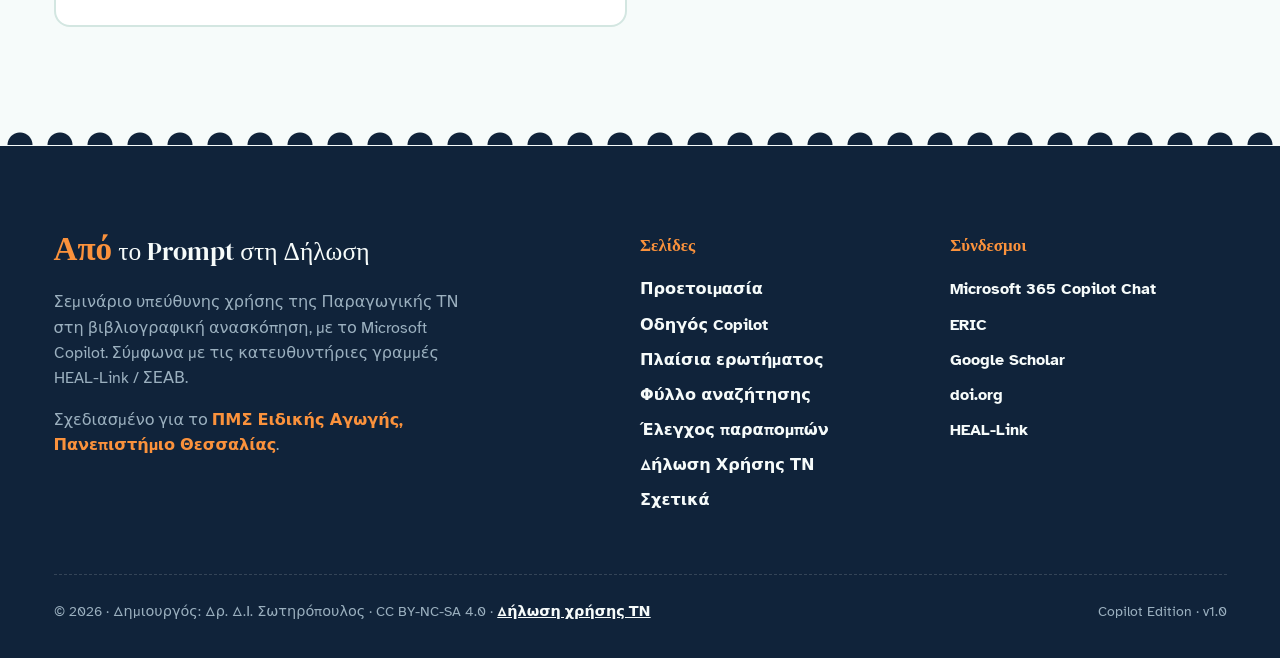
<file: session-1.html>
<!DOCTYPE html><html lang="el"><head><meta charset="UTF-8"><meta http-equiv="refresh" content="0; url=session.html"><link rel="canonical" href="session.html"><title>Πρόγραμμα</title></head><body><p><a href="session.html">Το πρόγραμμα του σεμιναρίου</a></p></body></html>
</file>
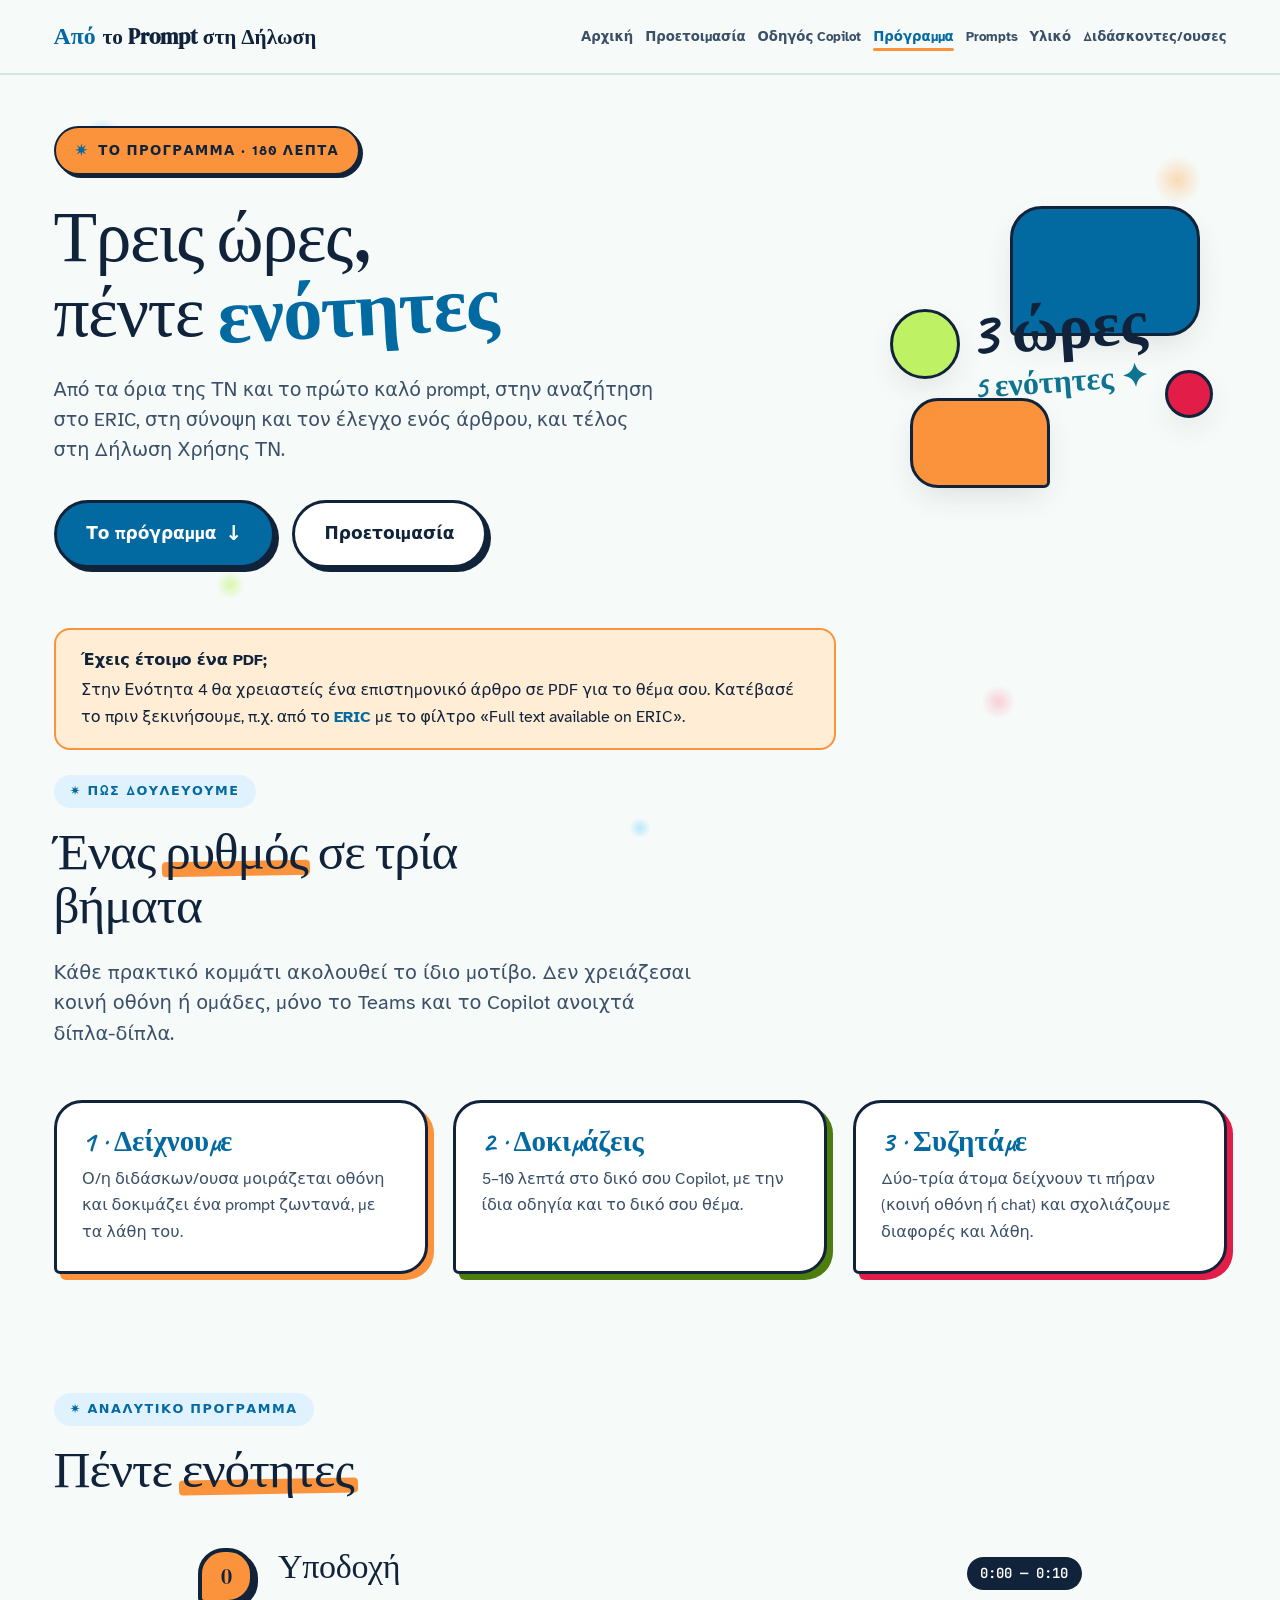
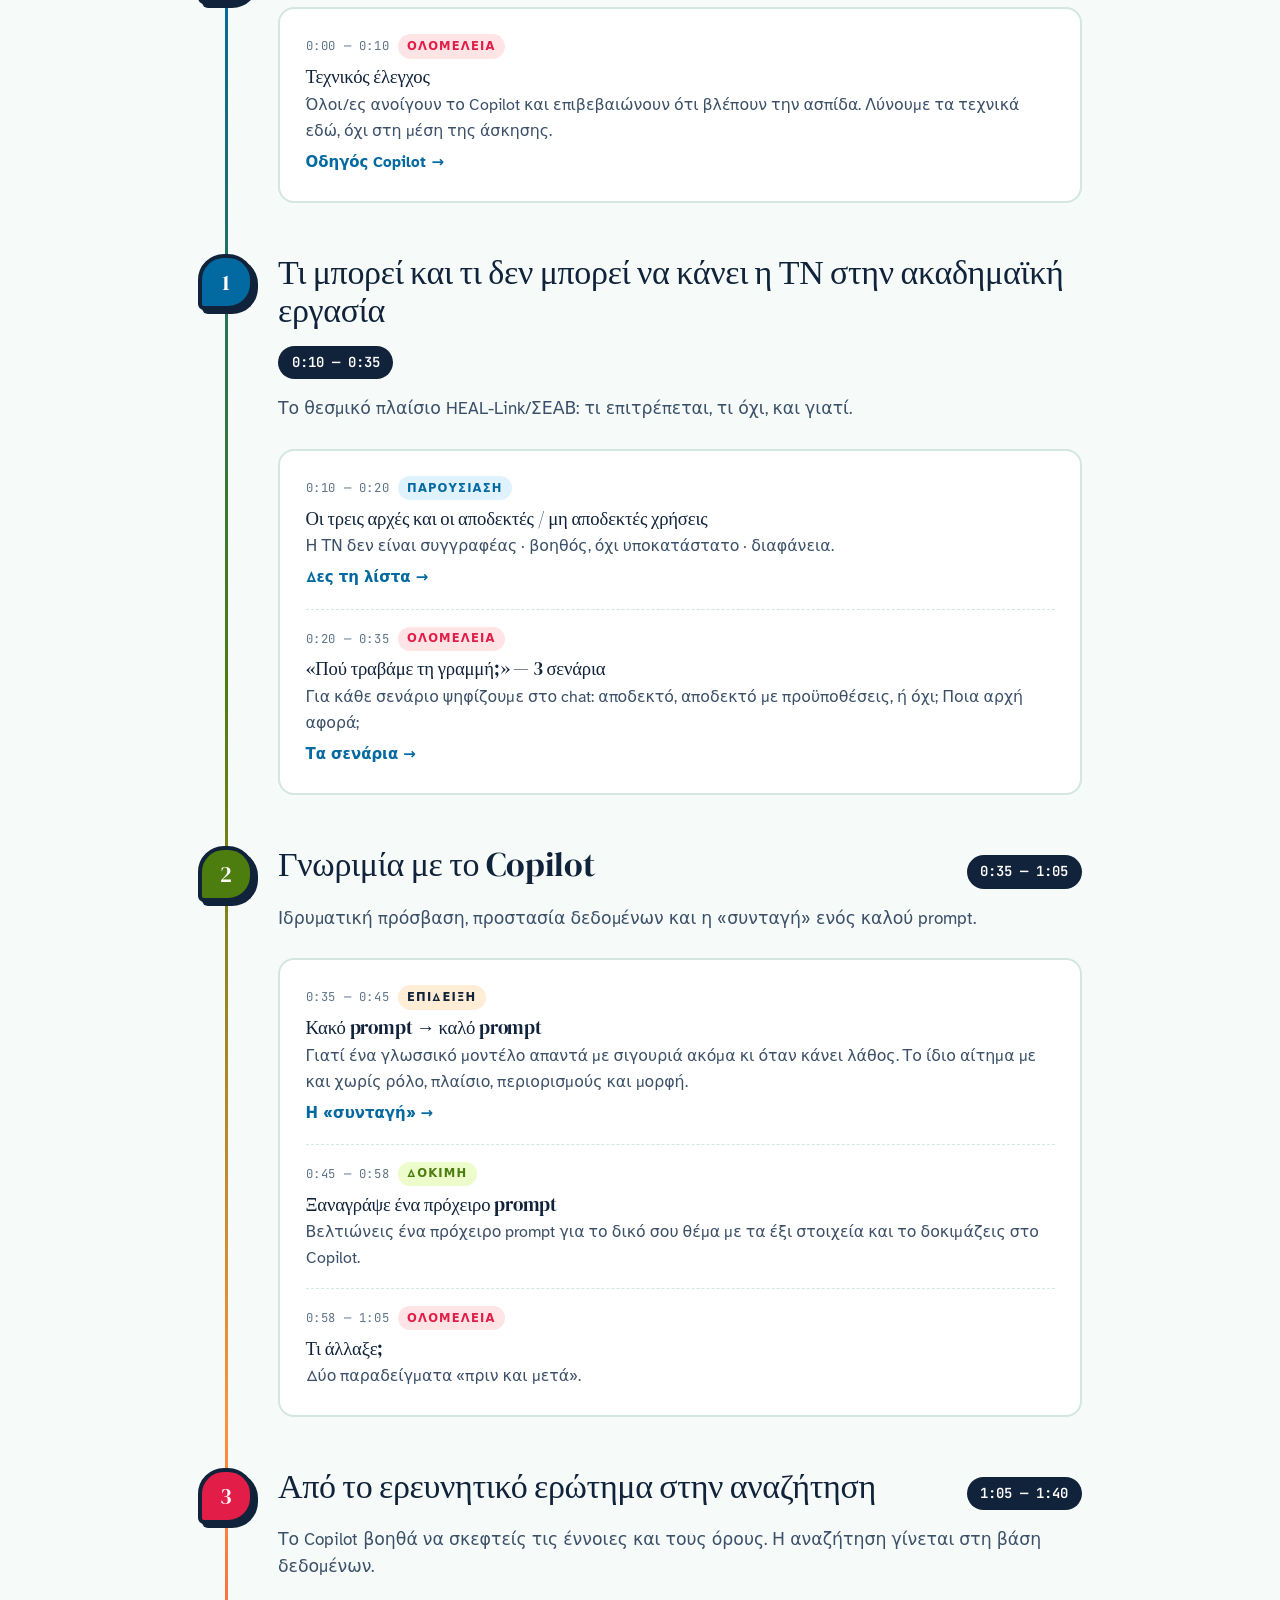
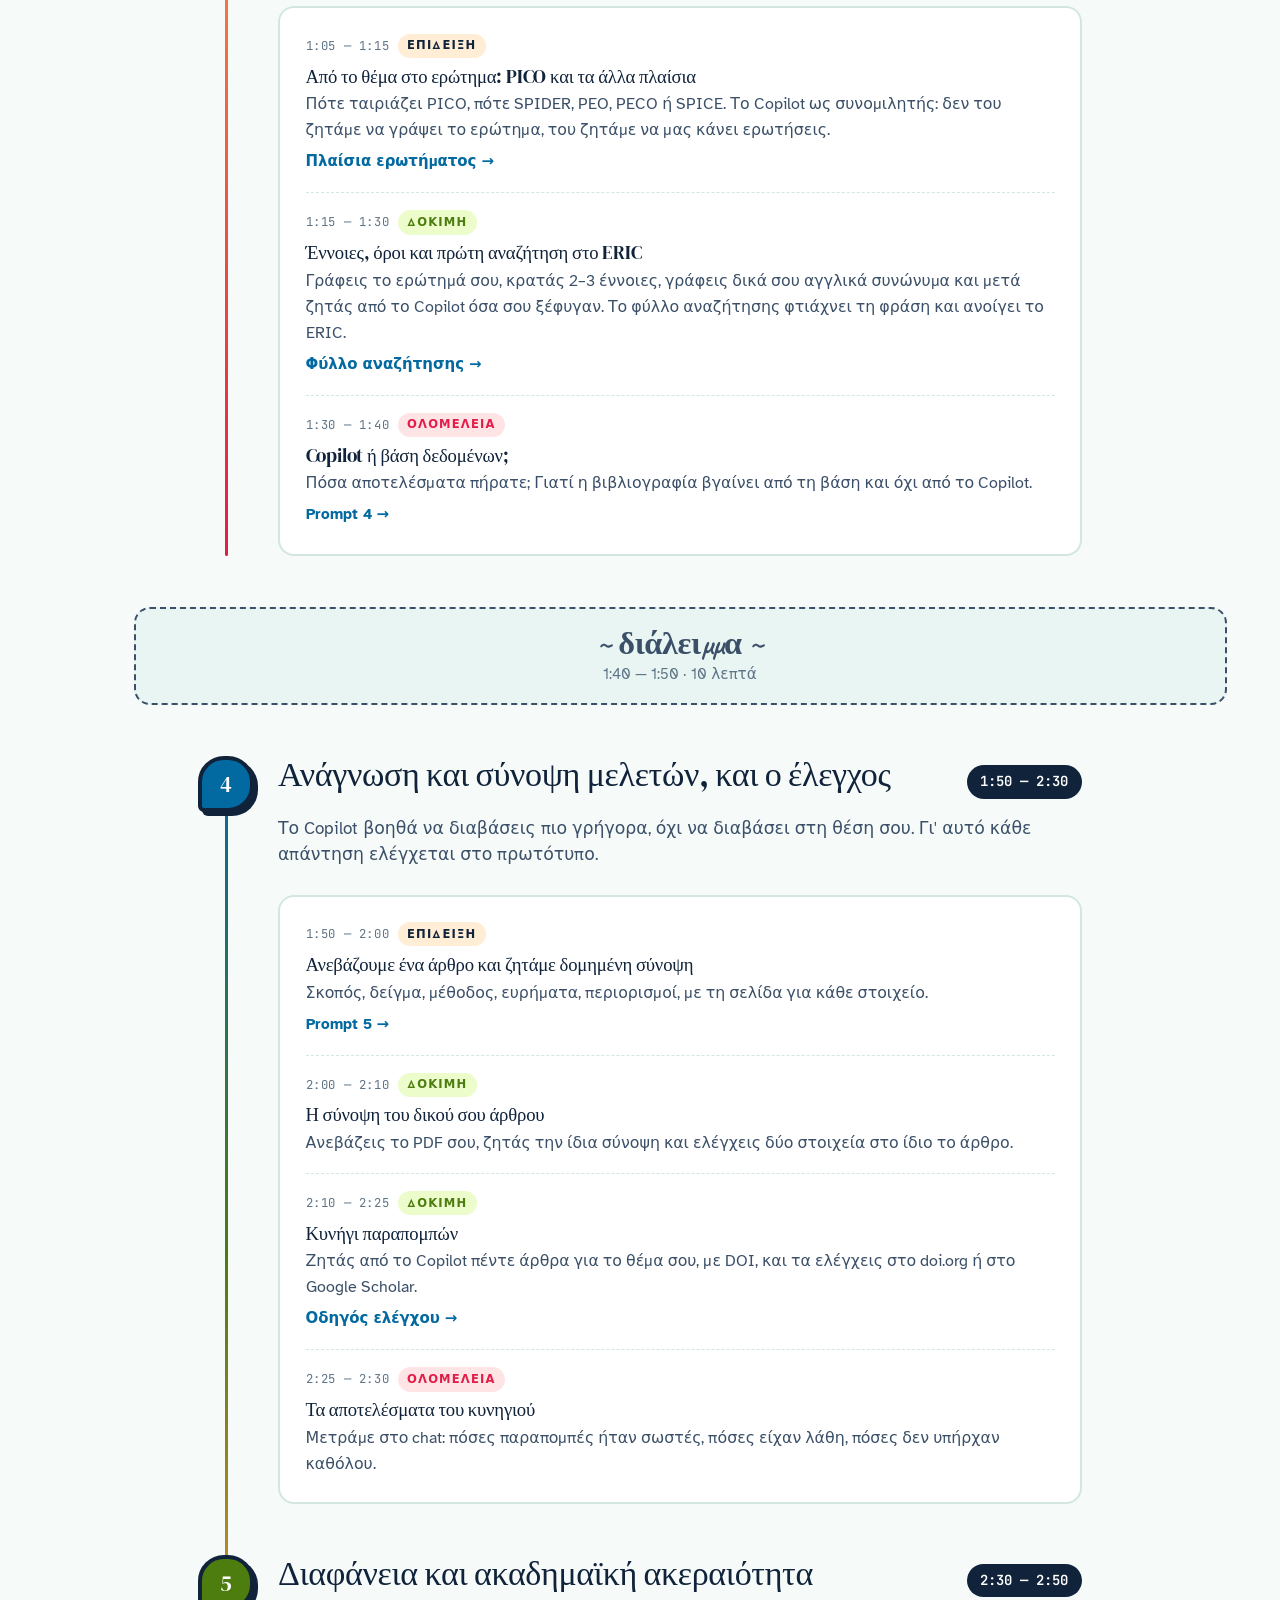
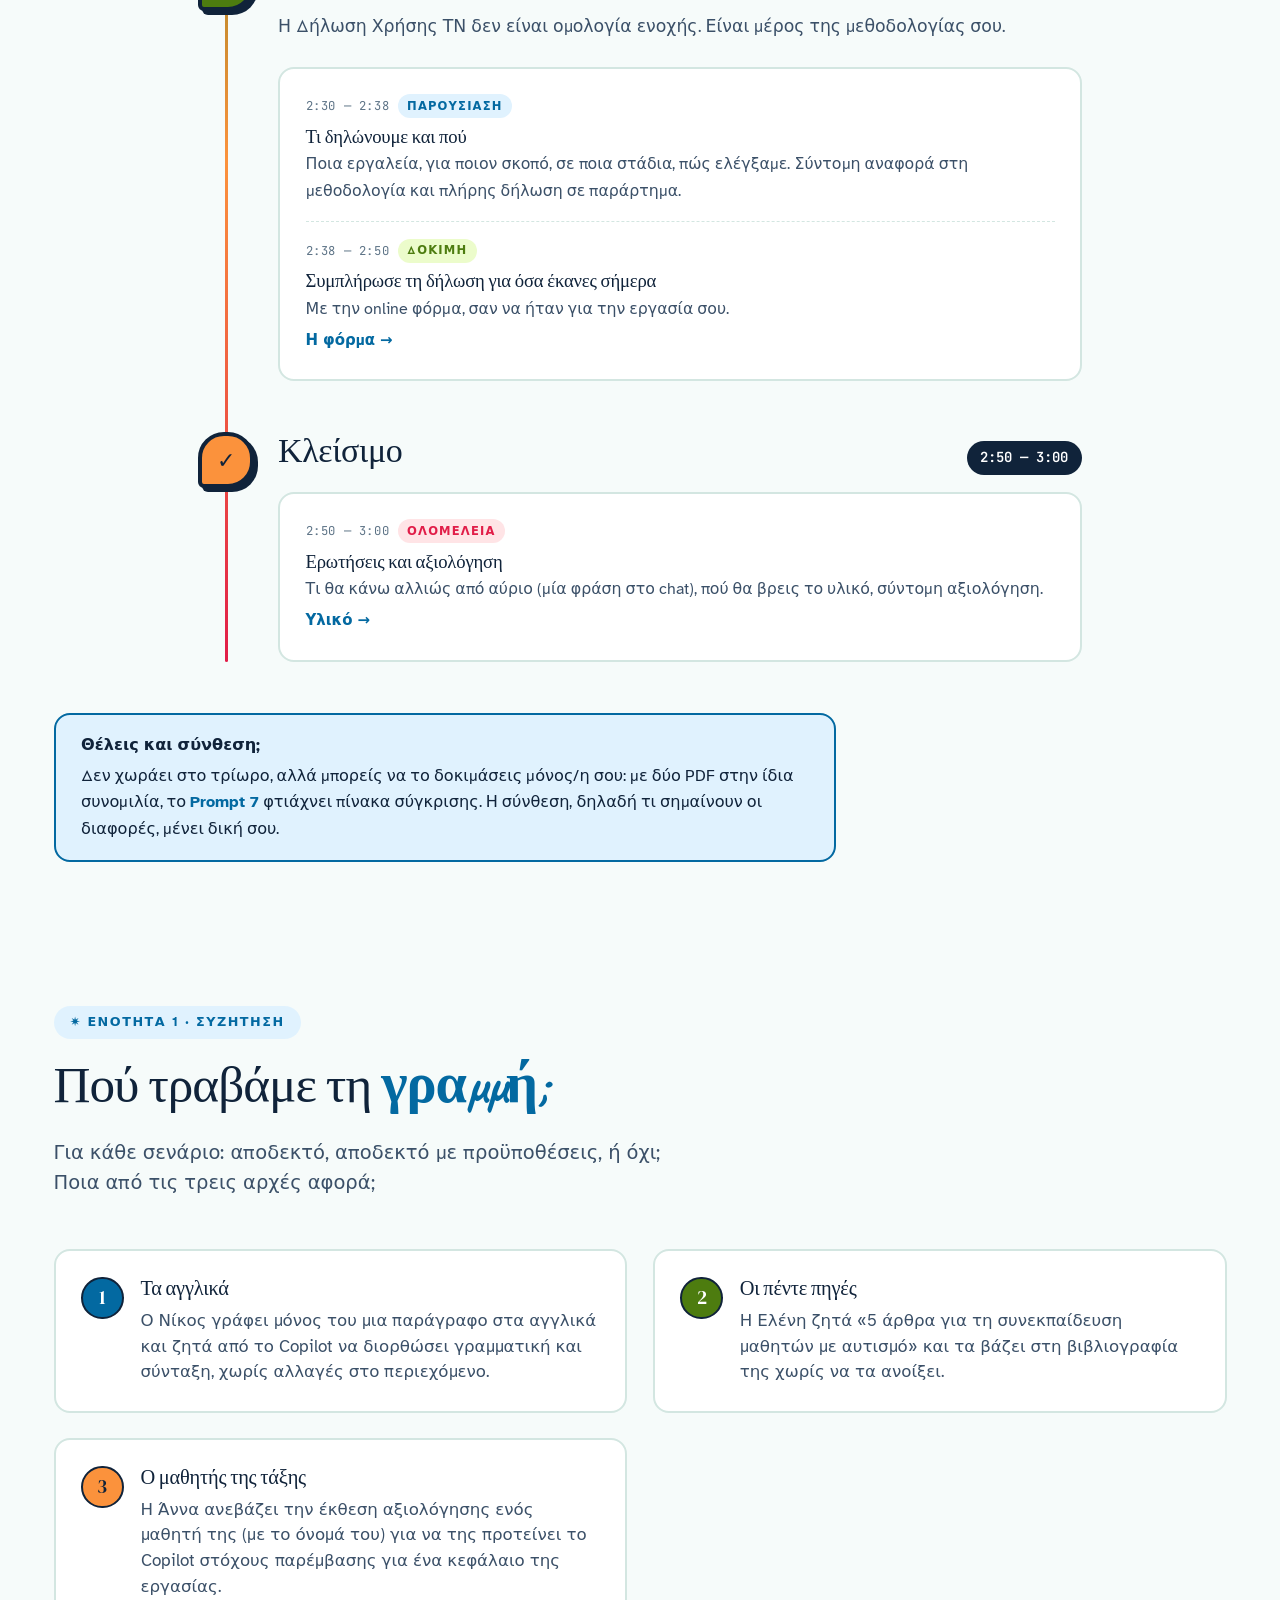
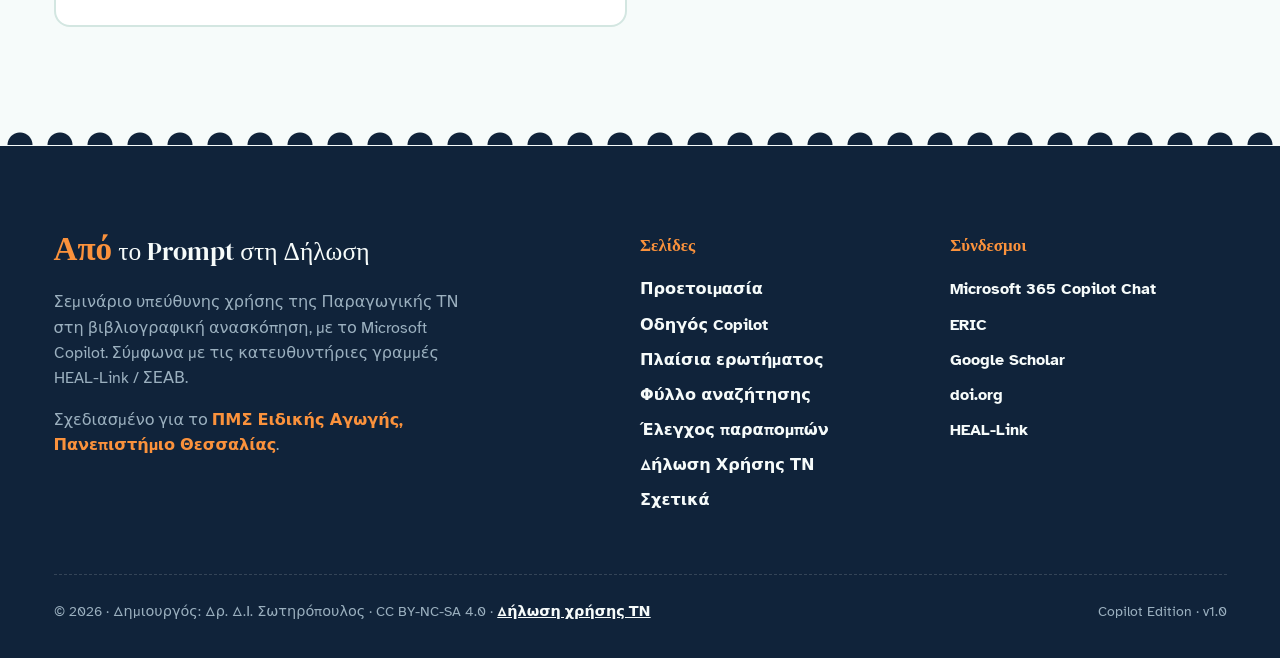
<file: session.html>
<!DOCTYPE html>
<html lang="el">
<head>
  <meta charset="UTF-8">
  <meta name="viewport" content="width=device-width, initial-scale=1.0">
  <title>Πρόγραμμα · Από το Prompt στη Δήλωση · Copilot Edition</title>
  <meta name="description" content="Το πρόγραμμα του τρίωρου σεμιναρίου: πλαίσιο HEAL-Link, Copilot, από το ερώτημα στην αναζήτηση, σύνοψη και επαλήθευση, Δήλωση Χρήσης ΤΝ.">
  <link rel="stylesheet" href="assets/style.css">
  
</head>
<body>

<nav class="nav">
  <div class="nav-inner">
    <a href="index.html" class="nav-brand"><span class="spark">Από</span> το Prompt στη Δήλωση</a>
    <ul class="nav-links"><li><a href="index.html">Αρχική</a></li><li><a href="prepare.html">Προετοιμασία</a></li><li><a href="copilot.html">Οδηγός Copilot</a></li><li><a href="session.html" class="active">Πρόγραμμα</a></li><li><a href="prompts.html">Prompts</a></li><li><a href="materials.html">Υλικό</a></li><li><a href="instructor.html">Διδάσκοντες/ουσες</a></li></ul>
  </div>
</nav>

<header class="hero hero-sm">
  <div class="container">
    <div class="hero-grid">
      <div class="hero-content">
        <div class="eyebrow fade-up">Το πρόγραμμα · 180 λεπτά</div>
        <h1 class="hero-title fade-up">Τρεις ώρες,<br>πέντε <span class="hand">ενότητες</span></h1>
        <p class="hero-subtitle fade-up">Από τα όρια της ΤΝ και το πρώτο καλό prompt, στην αναζήτηση στο ERIC, στη σύνοψη και τον έλεγχο ενός άρθρου, και τέλος στη Δήλωση Χρήσης ΤΝ.</p>
        <div class="cta-group fade-up"><a href="#program" class="btn">Το πρόγραμμα <span class="arrow">↓</span></a><a href="prepare.html" class="btn btn-outline">Προετοιμασία</a></div>
        
      </div>
      <div class="hero-illo">
        <div class="hero-shape shape-1"></div>
        <div class="hero-shape shape-2"></div>
        <div class="hero-shape shape-3"></div>
        <div class="hero-shape shape-4"></div>
        <div class="hero-label">3 ώρες<br><span>5 ενότητες ✦</span></div>
      </div>
    </div>
  </div>
</header>

<section class="tight">
  <div class="container">
    <div class="box box-warn" style="max-width:46rem;margin-top:0;">
      <strong>Έχεις έτοιμο ένα PDF;</strong>
      <p>Στην Ενότητα 4 θα χρειαστείς ένα επιστημονικό άρθρο σε PDF για το θέμα σου. Κατέβασέ το πριν ξεκινήσουμε, π.χ. από το <a href="https://eric.ed.gov" target="_blank" rel="noopener">ERIC</a> με το φίλτρο «Full text available on ERIC».</p>
    </div>
    <div class="section-eyebrow">✷ Πώς δουλεύουμε</div>
    <h2 class="section-title">Ένας <span class="accent">ρυθμός</span> σε τρία βήματα</h2>
    <p class="section-lead">Κάθε πρακτικό κομμάτι ακολουθεί το ίδιο μοτίβο. Δεν χρειάζεσαι κοινή οθόνη ή ομάδες, μόνο το Teams και το Copilot ανοιχτά δίπλα-δίπλα.</p>
    <div class="beats">
  <div class="beat"><div class="beat-k">1 · Δείχνουμε</div><p>Ο/η διδάσκων/ουσα μοιράζεται οθόνη και δοκιμάζει ένα prompt ζωντανά, με τα λάθη του.</p></div>
  <div class="beat"><div class="beat-k">2 · Δοκιμάζεις</div><p>5–10 λεπτά στο δικό σου Copilot, με την ίδια οδηγία και το δικό σου θέμα.</p></div>
  <div class="beat"><div class="beat-k">3 · Συζητάμε</div><p>Δύο-τρία άτομα δείχνουν τι πήραν (κοινή οθόνη ή chat) και σχολιάζουμε διαφορές και λάθη.</p></div>
</div>
  </div>
</section>

<section id="program">
  <div class="container">
    <div class="section-eyebrow">✷ Αναλυτικό πρόγραμμα</div>
    <h2 class="section-title">Πέντε <span class="accent">ενότητες</span></h2>

    <div class="timeline">
      <div class="module m-sun">
        <div class="module-dot">0</div>
        <div class="module-header"><h3 class="module-title">Υποδοχή</h3><span class="module-time">0:00 — 0:10</span></div>
        <div class="module-body">
          <div class="module-block"><div class="block-meta"><span class="block-time">0:00 — 0:10</span><span class="block-type type-plenary">Ολομέλεια</span></div>
<h4 class="block-title">Τεχνικός έλεγχος</h4><p class="block-desc">Όλοι/ες ανοίγουν το Copilot και επιβεβαιώνουν ότι βλέπουν την ασπίδα. Λύνουμε τα τεχνικά εδώ, όχι στη μέση της άσκησης.</p><a class="block-link" href="copilot.html">Οδηγός Copilot →</a></div>
        </div>
      </div>

      <div class="module" id="u1">
        <div class="module-dot">1</div>
        <div class="module-header"><h3 class="module-title">Τι μπορεί και τι δεν μπορεί να κάνει η ΤΝ στην ακαδημαϊκή εργασία</h3><span class="module-time">0:10 — 0:35</span></div>
        <p class="module-lead">Το θεσμικό πλαίσιο HEAL-Link/ΣΕΑΒ: τι επιτρέπεται, τι όχι, και γιατί.</p>
        <div class="module-body">
          <div class="module-block"><div class="block-meta"><span class="block-time">0:10 — 0:20</span><span class="block-type type-lecture">Παρουσίαση</span></div>
<h4 class="block-title">Οι τρεις αρχές και οι αποδεκτές / μη αποδεκτές χρήσεις</h4><p class="block-desc">Η ΤΝ δεν είναι συγγραφέας · βοηθός, όχι υποκατάστατο · διαφάνεια.</p><a class="block-link" href="about.html#uses">Δες τη λίστα →</a></div>
          <div class="module-block"><div class="block-meta"><span class="block-time">0:20 — 0:35</span><span class="block-type type-plenary">Ολομέλεια</span></div>
<h4 class="block-title">«Πού τραβάμε τη γραμμή;» — 3 σενάρια</h4><p class="block-desc">Για κάθε σενάριο ψηφίζουμε στο chat: αποδεκτό, αποδεκτό με προϋποθέσεις, ή όχι; Ποια αρχή αφορά;</p><a class="block-link" href="#scenarios">Τα σενάρια →</a></div>
        </div>
      </div>

      <div class="module m-teal" id="u2">
        <div class="module-dot">2</div>
        <div class="module-header"><h3 class="module-title">Γνωριμία με το Copilot</h3><span class="module-time">0:35 — 1:05</span></div>
        <p class="module-lead">Ιδρυματική πρόσβαση, προστασία δεδομένων και η «συνταγή» ενός καλού prompt.</p>
        <div class="module-body">
          <div class="module-block"><div class="block-meta"><span class="block-time">0:35 — 0:45</span><span class="block-type type-demo">Επίδειξη</span></div>
<h4 class="block-title">Κακό prompt → καλό prompt</h4><p class="block-desc">Γιατί ένα γλωσσικό μοντέλο απαντά με σιγουριά ακόμα κι όταν κάνει λάθος. Το ίδιο αίτημα με και χωρίς ρόλο, πλαίσιο, περιορισμούς και μορφή.</p><a class="block-link" href="copilot.html">Η «συνταγή» →</a></div>
          <div class="module-block"><div class="block-meta"><span class="block-time">0:45 — 0:58</span><span class="block-type type-try">Δοκιμή</span></div>
<h4 class="block-title">Ξαναγράψε ένα πρόχειρο prompt</h4><p class="block-desc">Βελτιώνεις ένα πρόχειρο prompt για το δικό σου θέμα με τα έξι στοιχεία και το δοκιμάζεις στο Copilot.</p></div>
          <div class="module-block"><div class="block-meta"><span class="block-time">0:58 — 1:05</span><span class="block-type type-plenary">Ολομέλεια</span></div>
<h4 class="block-title">Τι άλλαξε;</h4><p class="block-desc">Δύο παραδείγματα «πριν και μετά».</p></div>
        </div>
      </div>

      <div class="module m-sage" id="u3">
        <div class="module-dot">3</div>
        <div class="module-header"><h3 class="module-title">Από το ερευνητικό ερώτημα στην αναζήτηση</h3><span class="module-time">1:05 — 1:40</span></div>
        <p class="module-lead">Το Copilot βοηθά να σκεφτείς τις έννοιες και τους όρους. Η αναζήτηση γίνεται στη βάση δεδομένων.</p>
        <div class="module-body">
          <div class="module-block"><div class="block-meta"><span class="block-time">1:05 — 1:15</span><span class="block-type type-demo">Επίδειξη</span></div>
<h4 class="block-title">Από το θέμα στο ερώτημα: PICO και τα άλλα πλαίσια</h4><p class="block-desc">Πότε ταιριάζει PICO, πότε SPIDER, PEO, PECO ή SPICE. Το Copilot ως συνομιλητής: δεν του ζητάμε να γράψει το ερώτημα, του ζητάμε να μας κάνει ερωτήσεις.</p><a class="block-link" href="frameworks.html">Πλαίσια ερωτήματος →</a></div>
          <div class="module-block"><div class="block-meta"><span class="block-time">1:15 — 1:30</span><span class="block-type type-try">Δοκιμή</span></div>
<h4 class="block-title">Έννοιες, όροι και πρώτη αναζήτηση στο ERIC</h4><p class="block-desc">Γράφεις το ερώτημά σου, κρατάς 2–3 έννοιες, γράφεις δικά σου αγγλικά συνώνυμα και μετά ζητάς από το Copilot όσα σου ξέφυγαν. Το φύλλο αναζήτησης φτιάχνει τη φράση και ανοίγει το ERIC.</p><a class="block-link" href="worksheet.html">Φύλλο αναζήτησης →</a></div>
          <div class="module-block"><div class="block-meta"><span class="block-time">1:30 — 1:40</span><span class="block-type type-plenary">Ολομέλεια</span></div>
<h4 class="block-title">Copilot ή βάση δεδομένων;</h4><p class="block-desc">Πόσα αποτελέσματα πήρατε; Γιατί η βιβλιογραφία βγαίνει από τη βάση και όχι από το Copilot.</p><a class="block-link" href="prompts.html#p4">Prompt 4 →</a></div>
        </div>
      </div>
    </div>

    <div class="break-card"><h4>~ διάλειμμα ~</h4><p>1:40 — 1:50 · 10 λεπτά</p></div>

    <div class="timeline" style="margin-top:0;">
      <div class="module" id="u4">
        <div class="module-dot">4</div>
        <div class="module-header"><h3 class="module-title">Ανάγνωση και σύνοψη μελετών, και ο έλεγχος</h3><span class="module-time">1:50 — 2:30</span></div>
        <p class="module-lead">Το Copilot βοηθά να διαβάσεις πιο γρήγορα, όχι να διαβάσει στη θέση σου. Γι' αυτό κάθε απάντηση ελέγχεται στο πρωτότυπο.</p>
        <div class="module-body">
          <div class="module-block"><div class="block-meta"><span class="block-time">1:50 — 2:00</span><span class="block-type type-demo">Επίδειξη</span></div>
<h4 class="block-title">Ανεβάζουμε ένα άρθρο και ζητάμε δομημένη σύνοψη</h4><p class="block-desc">Σκοπός, δείγμα, μέθοδος, ευρήματα, περιορισμοί, με τη σελίδα για κάθε στοιχείο.</p><a class="block-link" href="prompts.html#p5">Prompt 5 →</a></div>
          <div class="module-block"><div class="block-meta"><span class="block-time">2:00 — 2:10</span><span class="block-type type-try">Δοκιμή</span></div>
<h4 class="block-title">Η σύνοψη του δικού σου άρθρου</h4><p class="block-desc">Ανεβάζεις το PDF σου, ζητάς την ίδια σύνοψη και ελέγχεις δύο στοιχεία στο ίδιο το άρθρο.</p></div>
          <div class="module-block"><div class="block-meta"><span class="block-time">2:10 — 2:25</span><span class="block-type type-try">Δοκιμή</span></div>
<h4 class="block-title">Κυνήγι παραπομπών</h4><p class="block-desc">Ζητάς από το Copilot πέντε άρθρα για το θέμα σου, με DOI, και τα ελέγχεις στο doi.org ή στο Google Scholar.</p><a class="block-link" href="verify.html">Οδηγός ελέγχου →</a></div>
          <div class="module-block"><div class="block-meta"><span class="block-time">2:25 — 2:30</span><span class="block-type type-plenary">Ολομέλεια</span></div>
<h4 class="block-title">Τα αποτελέσματα του κυνηγιού</h4><p class="block-desc">Μετράμε στο chat: πόσες παραπομπές ήταν σωστές, πόσες είχαν λάθη, πόσες δεν υπήρχαν καθόλου.</p></div>
        </div>
      </div>

      <div class="module m-teal" id="u5">
        <div class="module-dot">5</div>
        <div class="module-header"><h3 class="module-title">Διαφάνεια και ακαδημαϊκή ακεραιότητα</h3><span class="module-time">2:30 — 2:50</span></div>
        <p class="module-lead">Η Δήλωση Χρήσης ΤΝ δεν είναι ομολογία ενοχής. Είναι μέρος της μεθοδολογίας σου.</p>
        <div class="module-body">
          <div class="module-block"><div class="block-meta"><span class="block-time">2:30 — 2:38</span><span class="block-type type-lecture">Παρουσίαση</span></div>
<h4 class="block-title">Τι δηλώνουμε και πού</h4><p class="block-desc">Ποια εργαλεία, για ποιον σκοπό, σε ποια στάδια, πώς ελέγξαμε. Σύντομη αναφορά στη μεθοδολογία και πλήρης δήλωση σε παράρτημα.</p></div>
          <div class="module-block"><div class="block-meta"><span class="block-time">2:38 — 2:50</span><span class="block-type type-try">Δοκιμή</span></div>
<h4 class="block-title">Συμπλήρωσε τη δήλωση για όσα έκανες σήμερα</h4><p class="block-desc">Με την online φόρμα, σαν να ήταν για την εργασία σου.</p><a class="block-link" href="statement.html">Η φόρμα →</a></div>
        </div>
      </div>

      <div class="module m-sun">
        <div class="module-dot">✓</div>
        <div class="module-header"><h3 class="module-title">Κλείσιμο</h3><span class="module-time">2:50 — 3:00</span></div>
        <div class="module-body">
          <div class="module-block"><div class="block-meta"><span class="block-time">2:50 — 3:00</span><span class="block-type type-plenary">Ολομέλεια</span></div>
<h4 class="block-title">Ερωτήσεις και αξιολόγηση</h4><p class="block-desc">Τι θα κάνω αλλιώς από αύριο (μία φράση στο chat), πού θα βρεις το υλικό, σύντομη αξιολόγηση.</p><a class="block-link" href="materials.html">Υλικό →</a></div>
        </div>
      </div>
    </div>

    <div class="box box-info" style="max-width:46rem;margin-top:var(--space-5);">
      <strong>Θέλεις και σύνθεση;</strong>
      <p>Δεν χωράει στο τρίωρο, αλλά μπορείς να το δοκιμάσεις μόνος/η σου: με δύο PDF στην ίδια συνομιλία, το <a href="prompts.html#p7">Prompt 7</a> φτιάχνει πίνακα σύγκρισης. Η σύνθεση, δηλαδή τι σημαίνουν οι διαφορές, μένει δική σου.</p>
    </div>
  </div>
</section>

<section class="tight" id="scenarios">
  <div class="container">
    <div class="section-eyebrow">✷ Ενότητα 1 · Συζήτηση</div>
    <h2 class="section-title">Πού τραβάμε τη <span class="hand">γραμμή;</span></h2>
    <p class="section-lead">Για κάθε σενάριο: αποδεκτό, αποδεκτό με προϋποθέσεις, ή όχι; Ποια από τις τρεις αρχές αφορά;</p>
    <div class="learn-grid"><div class="learn-item"><div class="learn-marker">1</div><div class="learn-content"><h4>Τα αγγλικά</h4><p>Ο Νίκος γράφει μόνος του μια παράγραφο στα αγγλικά και ζητά από το Copilot να διορθώσει γραμματική και σύνταξη, χωρίς αλλαγές στο περιεχόμενο.</p></div></div><div class="learn-item"><div class="learn-marker">2</div><div class="learn-content"><h4>Οι πέντε πηγές</h4><p>Η Ελένη ζητά «5 άρθρα για τη συνεκπαίδευση μαθητών με αυτισμό» και τα βάζει στη βιβλιογραφία της χωρίς να τα ανοίξει.</p></div></div><div class="learn-item"><div class="learn-marker">3</div><div class="learn-content"><h4>Ο μαθητής της τάξης</h4><p>Η Άννα ανεβάζει την έκθεση αξιολόγησης ενός μαθητή της (με το όνομά του) για να της προτείνει το Copilot στόχους παρέμβασης για ένα κεφάλαιο της εργασίας.</p></div></div></div>
  </div>
</section>


<footer class="footer">
  <div class="container">
    <div class="footer-grid">
      <div>
        <div class="footer-brand"><span class="hand">Από</span> το Prompt στη Δήλωση</div>
        <p class="footer-text">Σεμινάριο υπεύθυνης χρήσης της Παραγωγικής ΤΝ στη βιβλιογραφική ανασκόπηση, με το Microsoft Copilot. Σύμφωνα με τις κατευθυντήριες γραμμές HEAL-Link / ΣΕΑΒ.</p>
        <p class="footer-text" style="margin-top:1rem;">Σχεδιασμένο για το <a href="https://maspecialed.sed.uth.gr/perigrammata-mathimatwn/" target="_blank" rel="noopener" style="color:var(--sun);">ΠΜΣ Ειδικής Αγωγής, Πανεπιστήμιο Θεσσαλίας</a>.</p>
      </div>
      <div>
        <h5>Σελίδες</h5>
        <ul>
          <li><a href="prepare.html">Προετοιμασία</a></li>
          <li><a href="copilot.html">Οδηγός Copilot</a></li>
          <li><a href="frameworks.html">Πλαίσια ερωτήματος</a></li>
          <li><a href="worksheet.html">Φύλλο αναζήτησης</a></li>
          <li><a href="verify.html">Έλεγχος παραπομπών</a></li>
          <li><a href="statement.html">Δήλωση Χρήσης ΤΝ</a></li>
          <li><a href="about.html">Σχετικά</a></li>
        </ul>
      </div>
      <div>
        <h5>Σύνδεσμοι</h5>
        <ul>
          <li><a href="https://m365.cloud.microsoft/chat" target="_blank" rel="noopener">Microsoft 365 Copilot Chat</a></li>
          <li><a href="https://eric.ed.gov" target="_blank" rel="noopener">ERIC</a></li>
          <li><a href="https://scholar.google.com" target="_blank" rel="noopener">Google Scholar</a></li>
          <li><a href="https://www.doi.org" target="_blank" rel="noopener">doi.org</a></li>
          <li><a href="https://www.heal-link.gr/" target="_blank" rel="noopener">HEAL-Link</a></li>
        </ul>
      </div>
    </div>
    <div class="footer-bottom">
      <div>© 2026 · Δημιουργός: Δρ. Δ.Ι. Σωτηρόπουλος · CC BY-NC-SA 4.0 · <a href="about.html#ai-use" style="text-decoration:underline;">Δήλωση χρήσης ΤΝ</a></div>
      <div>Copilot Edition · v1.0</div>
    </div>
  </div>
</footer>

</body>
</html>
</file>
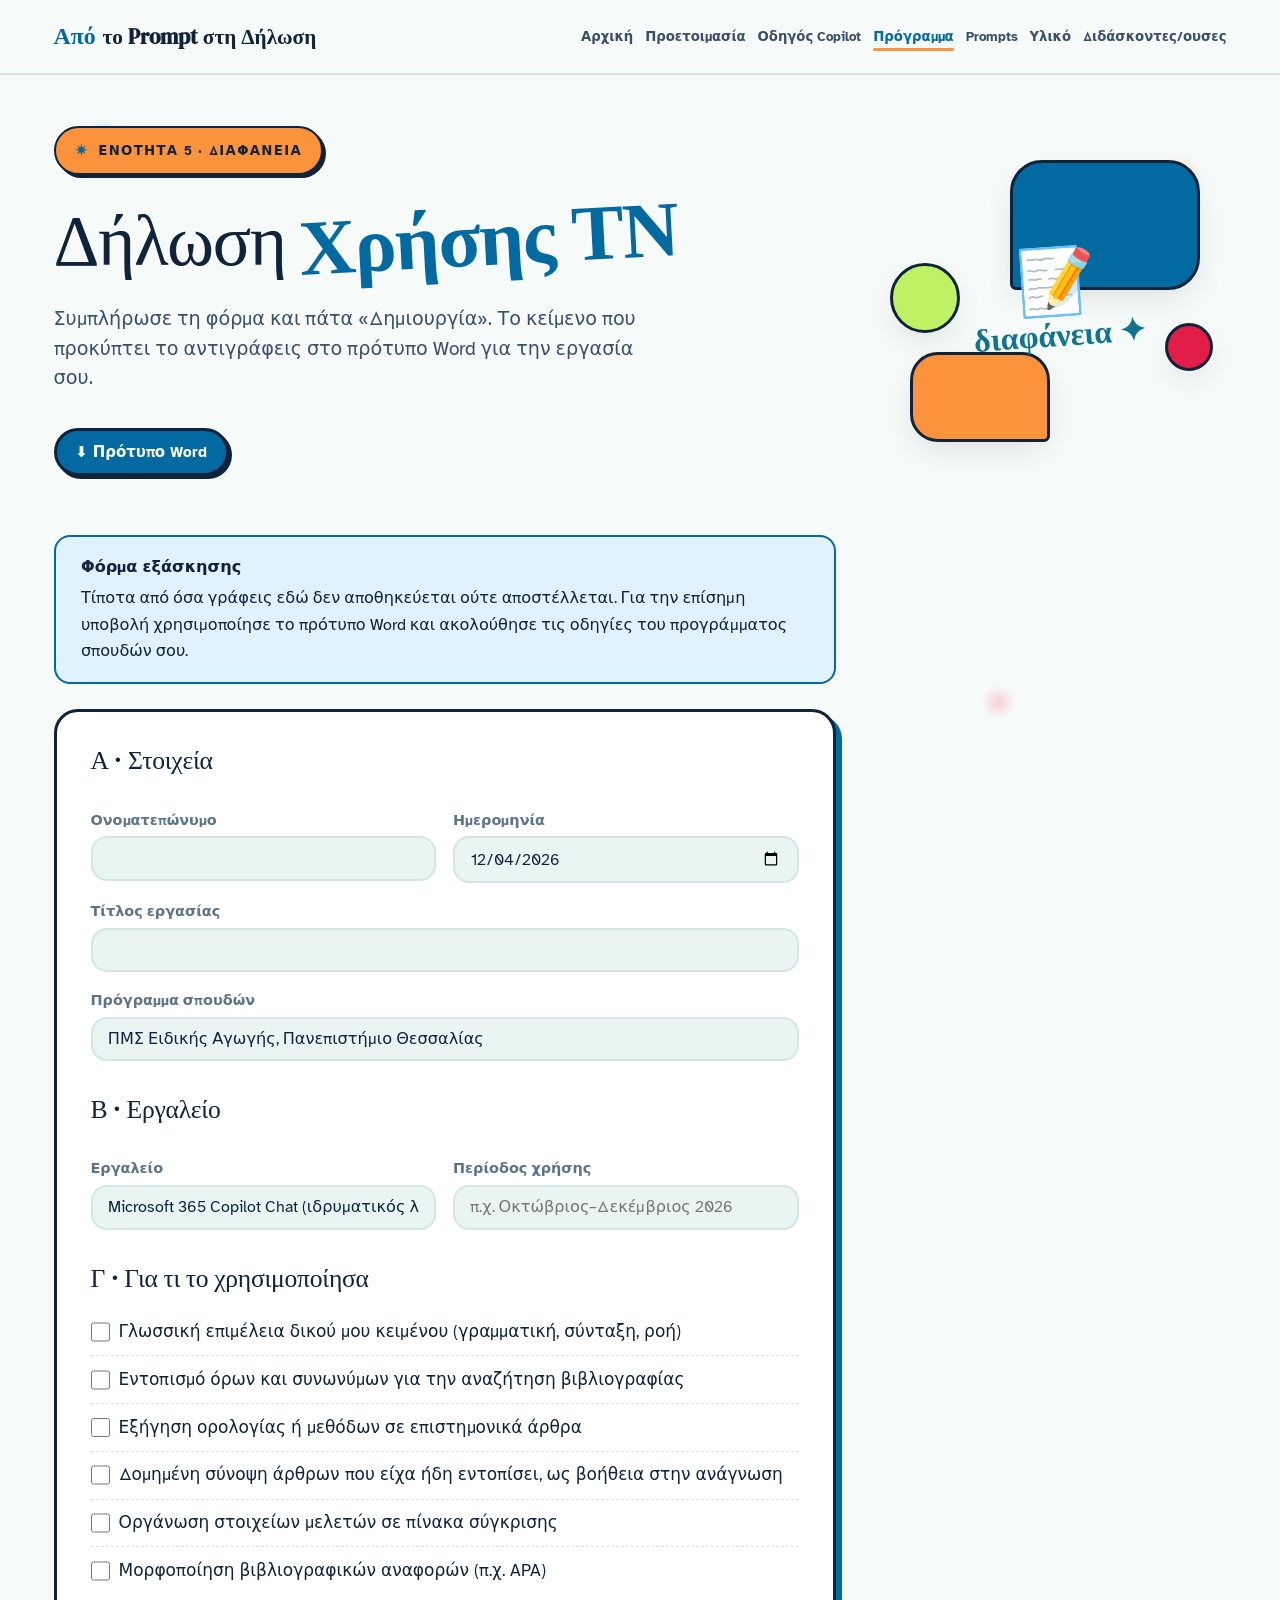
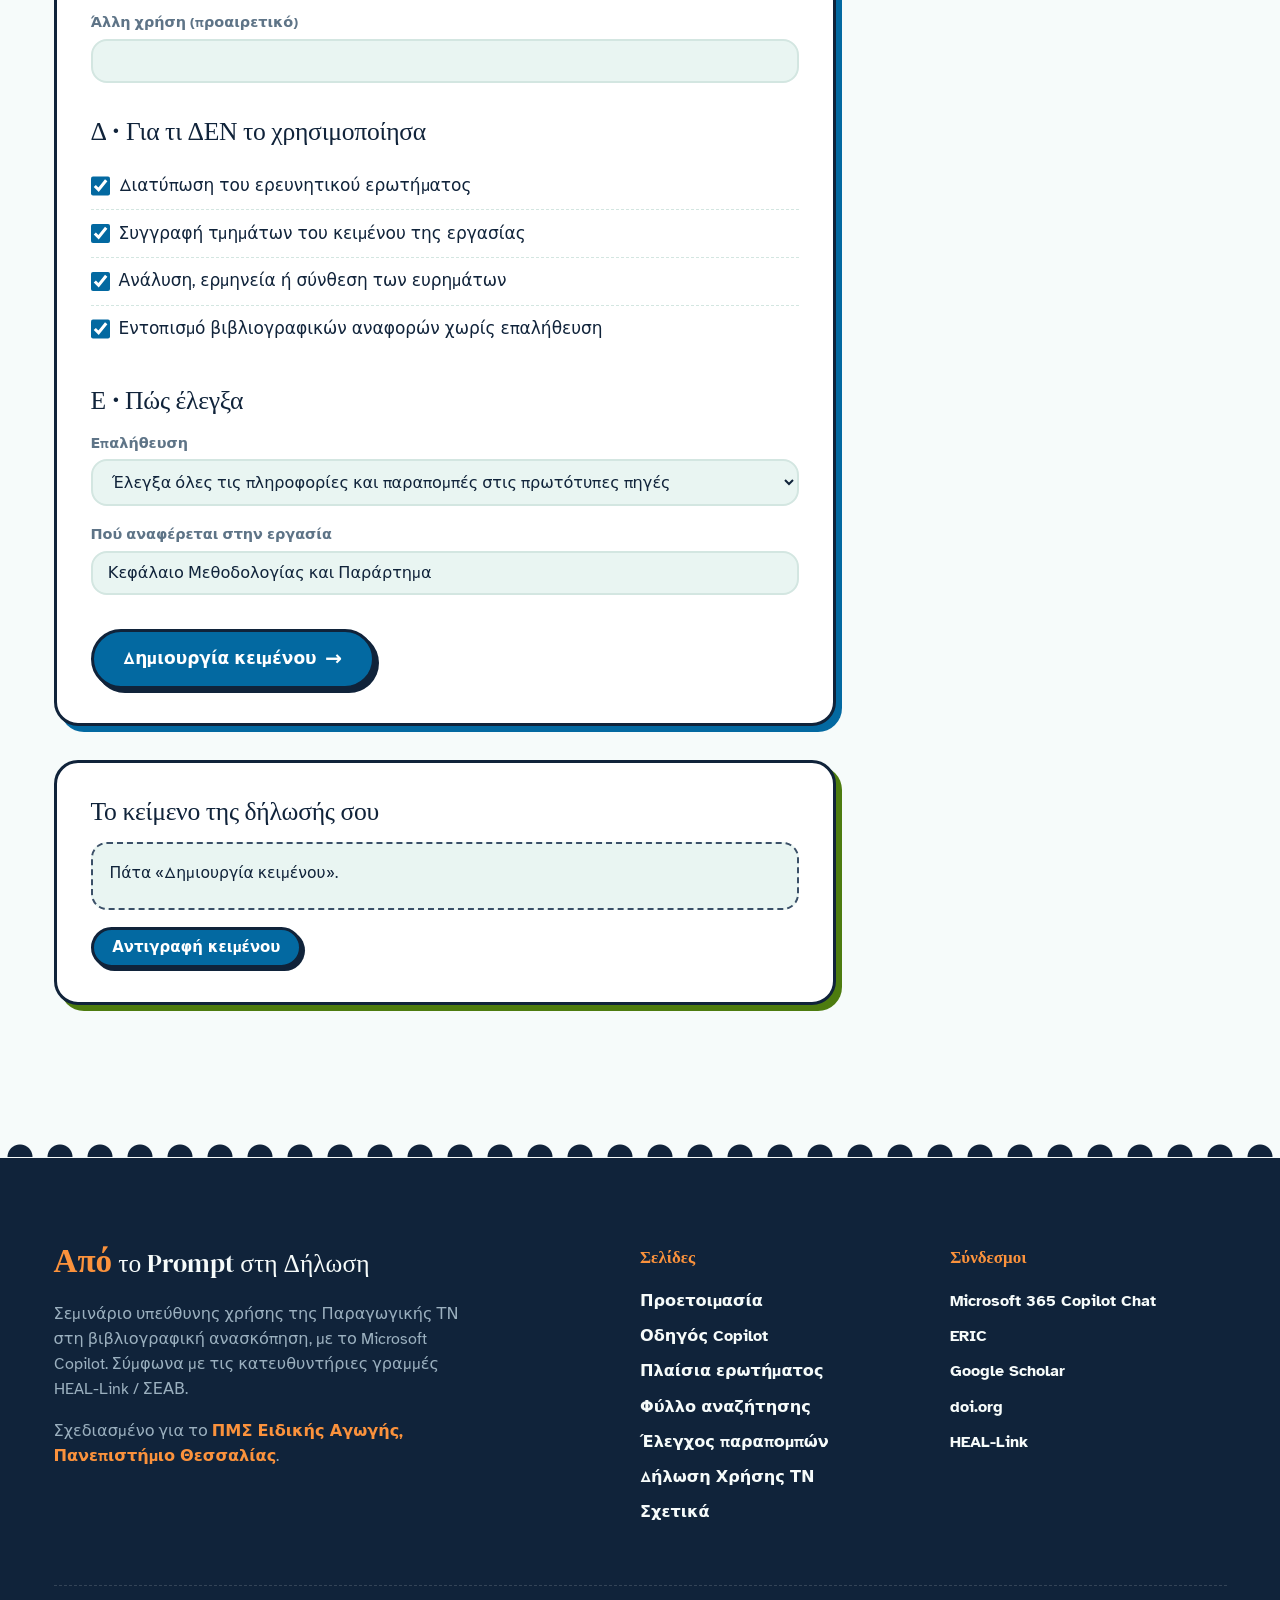
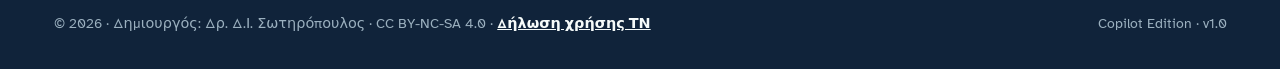
<file: statement.html>
<!DOCTYPE html>
<html lang="el">
<head>
  <meta charset="UTF-8">
  <meta name="viewport" content="width=device-width, initial-scale=1.0">
  <title>Δήλωση Χρήσης ΤΝ · Από το Prompt στη Δήλωση · Copilot Edition</title>
  <meta name="description" content="Online φόρμα εξάσκησης για τη Δήλωση Χρήσης Εργαλείων Παραγωγικής ΤΝ σύμφωνα με HEAL-Link/ΣΕΑΒ.">
  <link rel="stylesheet" href="assets/style.css">
  
</head>
<body>

<nav class="nav">
  <div class="nav-inner">
    <a href="index.html" class="nav-brand"><span class="spark">Από</span> το Prompt στη Δήλωση</a>
    <ul class="nav-links"><li><a href="index.html">Αρχική</a></li><li><a href="prepare.html">Προετοιμασία</a></li><li><a href="copilot.html">Οδηγός Copilot</a></li><li><a href="session.html" class="active">Πρόγραμμα</a></li><li><a href="prompts.html">Prompts</a></li><li><a href="materials.html">Υλικό</a></li><li><a href="instructor.html">Διδάσκοντες/ουσες</a></li></ul>
  </div>
</nav>

<header class="hero hero-sm">
  <div class="container">
    <div class="hero-grid">
      <div class="hero-content">
        <div class="eyebrow fade-up">Ενότητα 5 · Διαφάνεια</div>
        <h1 class="hero-title fade-up">Δήλωση <span class="hand">Χρήσης ΤΝ</span></h1>
        <p class="hero-subtitle fade-up">Συμπλήρωσε τη φόρμα και πάτα «Δημιουργία». Το κείμενο που προκύπτει το αντιγράφεις στο πρότυπο Word για την εργασία σου.</p>
        <div class="cta-group fade-up"><a href="downloads/03_AI_Use_Statement.docx" download class="btn btn-sm">⬇ Πρότυπο Word</a></div>
        
      </div>
      <div class="hero-illo">
        <div class="hero-shape shape-1"></div>
        <div class="hero-shape shape-2"></div>
        <div class="hero-shape shape-3"></div>
        <div class="hero-shape shape-4"></div>
        <div class="hero-label">📝<br><span>διαφάνεια ✦</span></div>
      </div>
    </div>
  </div>
</header>

<section class="tight">
  <div class="container">
    <div class="box box-info" style="max-width:46rem;margin-top:0;">
      <strong>Φόρμα εξάσκησης</strong>
      <p>Τίποτα από όσα γράφεις εδώ δεν αποθηκεύεται ούτε αποστέλλεται. Για την επίσημη υποβολή χρησιμοποίησε το πρότυπο Word και ακολούθησε τις οδηγίες του προγράμματος σπουδών σου.</p>
    </div>

    <div class="card form-card" style="max-width:46rem;">
      <h3>Α · Στοιχεία</h3>
      <div class="two-col">
        <div><label for="s-name">Ονοματεπώνυμο</label><input type="text" id="s-name"></div>
        <div><label for="s-date">Ημερομηνία</label><input type="date" id="s-date"></div>
      </div>
      <label for="s-title">Τίτλος εργασίας</label><input type="text" id="s-title">
      <label for="s-prog">Πρόγραμμα σπουδών</label><input type="text" id="s-prog" value="ΠΜΣ Ειδικής Αγωγής, Πανεπιστήμιο Θεσσαλίας">

      <h3 style="margin-top:var(--space-5);">Β · Εργαλείο</h3>
      <div class="two-col">
        <div><label for="s-tool">Εργαλείο</label><input type="text" id="s-tool" value="Microsoft 365 Copilot Chat (ιδρυματικός λογαριασμός)"></div>
        <div><label for="s-period">Περίοδος χρήσης</label><input type="text" id="s-period" placeholder="π.χ. Οκτώβριος–Δεκέμβριος 2026"></div>
      </div>

      <h3 style="margin-top:var(--space-5);">Γ · Για τι το χρησιμοποίησα</h3>
      <ul class="checks"><li><input type="checkbox" class="use" value="Γλωσσική επιμέλεια δικού μου κειμένου (γραμματική, σύνταξη, ροή)"><span>Γλωσσική επιμέλεια δικού μου κειμένου (γραμματική, σύνταξη, ροή)</span></li><li><input type="checkbox" class="use" value="Εντοπισμό όρων και συνωνύμων για την αναζήτηση βιβλιογραφίας"><span>Εντοπισμό όρων και συνωνύμων για την αναζήτηση βιβλιογραφίας</span></li><li><input type="checkbox" class="use" value="Εξήγηση ορολογίας ή μεθόδων σε επιστημονικά άρθρα"><span>Εξήγηση ορολογίας ή μεθόδων σε επιστημονικά άρθρα</span></li><li><input type="checkbox" class="use" value="Δομημένη σύνοψη άρθρων που είχα ήδη εντοπίσει, ως βοήθεια στην ανάγνωση"><span>Δομημένη σύνοψη άρθρων που είχα ήδη εντοπίσει, ως βοήθεια στην ανάγνωση</span></li><li><input type="checkbox" class="use" value="Οργάνωση στοιχείων μελετών σε πίνακα σύγκρισης"><span>Οργάνωση στοιχείων μελετών σε πίνακα σύγκρισης</span></li><li><input type="checkbox" class="use" value="Μορφοποίηση βιβλιογραφικών αναφορών (π.χ. APA)"><span>Μορφοποίηση βιβλιογραφικών αναφορών (π.χ. APA)</span></li></ul>
      <label for="s-other">Άλλη χρήση (προαιρετικό)</label><input type="text" id="s-other">

      <h3 style="margin-top:var(--space-5);">Δ · Για τι ΔΕΝ το χρησιμοποίησα</h3>
      <ul class="checks"><li><input type="checkbox" class="notuse" value="Διατύπωση του ερευνητικού ερωτήματος" checked><span>Διατύπωση του ερευνητικού ερωτήματος</span></li><li><input type="checkbox" class="notuse" value="Συγγραφή τμημάτων του κειμένου της εργασίας" checked><span>Συγγραφή τμημάτων του κειμένου της εργασίας</span></li><li><input type="checkbox" class="notuse" value="Ανάλυση, ερμηνεία ή σύνθεση των ευρημάτων" checked><span>Ανάλυση, ερμηνεία ή σύνθεση των ευρημάτων</span></li><li><input type="checkbox" class="notuse" value="Εντοπισμό βιβλιογραφικών αναφορών χωρίς επαλήθευση" checked><span>Εντοπισμό βιβλιογραφικών αναφορών χωρίς επαλήθευση</span></li></ul>

      <h3 style="margin-top:var(--space-5);">Ε · Πώς έλεγξα</h3>
      <label for="s-verify">Επαλήθευση</label>
      <select id="s-verify">
        <option value="Όλες οι πληροφορίες και παραπομπές που προήλθαν από το εργαλείο ελέγχθηκαν στις πρωτότυπες πηγές (doi.org, βάσεις δεδομένων, πλήρες κείμενο).">Έλεγξα όλες τις πληροφορίες και παραπομπές στις πρωτότυπες πηγές</option>
        <option value="Δεν χρησιμοποιήθηκαν βιβλιογραφικές αναφορές που προήλθαν από το εργαλείο· η βιβλιογραφία εντοπίστηκε αποκλειστικά σε βάσεις δεδομένων.">Δεν χρησιμοποίησα παραπομπές από το εργαλείο</option>
      </select>
      <label for="s-where">Πού αναφέρεται στην εργασία</label>
      <input type="text" id="s-where" value="Κεφάλαιο Μεθοδολογίας και Παράρτημα">

      <div class="cta-group" style="margin-top:var(--space-5);">
        <button class="btn" onclick="buildStatement()">Δημιουργία κειμένου <span class="arrow">→</span></button>
      </div>
    </div>

    <div class="card c-teal" style="max-width:46rem;">
      <h3>Το κείμενο της δήλωσής σου</h3>
      <div id="s-out" class="output-box">Πάτα «Δημιουργία κειμένου».</div>
      <div class="cta-group" style="margin-top:var(--space-3);">
        <button class="btn btn-sm" onclick="copyText(this,'s-out')">Αντιγραφή κειμένου</button>
      </div>
    </div>
  </div>
</section>


<footer class="footer">
  <div class="container">
    <div class="footer-grid">
      <div>
        <div class="footer-brand"><span class="hand">Από</span> το Prompt στη Δήλωση</div>
        <p class="footer-text">Σεμινάριο υπεύθυνης χρήσης της Παραγωγικής ΤΝ στη βιβλιογραφική ανασκόπηση, με το Microsoft Copilot. Σύμφωνα με τις κατευθυντήριες γραμμές HEAL-Link / ΣΕΑΒ.</p>
        <p class="footer-text" style="margin-top:1rem;">Σχεδιασμένο για το <a href="https://maspecialed.sed.uth.gr/perigrammata-mathimatwn/" target="_blank" rel="noopener" style="color:var(--sun);">ΠΜΣ Ειδικής Αγωγής, Πανεπιστήμιο Θεσσαλίας</a>.</p>
      </div>
      <div>
        <h5>Σελίδες</h5>
        <ul>
          <li><a href="prepare.html">Προετοιμασία</a></li>
          <li><a href="copilot.html">Οδηγός Copilot</a></li>
          <li><a href="frameworks.html">Πλαίσια ερωτήματος</a></li>
          <li><a href="worksheet.html">Φύλλο αναζήτησης</a></li>
          <li><a href="verify.html">Έλεγχος παραπομπών</a></li>
          <li><a href="statement.html">Δήλωση Χρήσης ΤΝ</a></li>
          <li><a href="about.html">Σχετικά</a></li>
        </ul>
      </div>
      <div>
        <h5>Σύνδεσμοι</h5>
        <ul>
          <li><a href="https://m365.cloud.microsoft/chat" target="_blank" rel="noopener">Microsoft 365 Copilot Chat</a></li>
          <li><a href="https://eric.ed.gov" target="_blank" rel="noopener">ERIC</a></li>
          <li><a href="https://scholar.google.com" target="_blank" rel="noopener">Google Scholar</a></li>
          <li><a href="https://www.doi.org" target="_blank" rel="noopener">doi.org</a></li>
          <li><a href="https://www.heal-link.gr/" target="_blank" rel="noopener">HEAL-Link</a></li>
        </ul>
      </div>
    </div>
    <div class="footer-bottom">
      <div>© 2026 · Δημιουργός: Δρ. Δ.Ι. Σωτηρόπουλος · CC BY-NC-SA 4.0 · <a href="about.html#ai-use" style="text-decoration:underline;">Δήλωση χρήσης ΤΝ</a></div>
      <div>Copilot Edition · v1.0</div>
    </div>
  </div>
</footer>

<script>
function copyText(btn, targetId) {
  let text;
  if (targetId) { text = document.getElementById(targetId).innerText.trim(); }
  else {
    const clone = btn.parentElement.cloneNode(true);
    const b = clone.querySelector('.copy-btn'); if (b) b.remove();
    text = clone.textContent.trim();
  }
  const done = function () {
    const old = btn.dataset.label || btn.textContent;
    btn.dataset.label = old;
    btn.textContent = '✓ Αντιγράφηκε';
    btn.classList.add('copied');
    setTimeout(function () { btn.textContent = old; btn.classList.remove('copied'); }, 2000);
  };
  if (navigator.clipboard && window.isSecureContext) {
    navigator.clipboard.writeText(text).then(done).catch(function () { fallback(text); done(); });
  } else { fallback(text); done(); }
}
function fallback(text) {
  const ta = document.createElement('textarea');
  ta.value = text; ta.style.position = 'fixed'; ta.style.opacity = '0';
  document.body.appendChild(ta); ta.select();
  try { document.execCommand('copy'); } catch (e) {}
  document.body.removeChild(ta);
}
</script>

<script>
(function(){ const d=document.getElementById('s-date'); if(!d.value){ d.value=new Date().toISOString().slice(0,10);} })();
function v(id){ return document.getElementById(id).value.trim(); }
function buildStatement(){
  const uses=[...document.querySelectorAll('.use:checked')].map(c=>c.value);
  if(v('s-other')) uses.push(v('s-other'));
  const nots=[...document.querySelectorAll('.notuse:checked')].map(c=>c.value);
  const dt=v('s-date') ? new Date(v('s-date')).toLocaleDateString('el-GR') : '';
  let t='ΔΗΛΩΣΗ ΧΡΗΣΗΣ ΕΡΓΑΛΕΙΩΝ ΠΑΡΑΓΩΓΙΚΗΣ ΤΕΧΝΗΤΗΣ ΝΟΗΜΟΣΥΝΗΣ\n\n';
  t+='Ονοματεπώνυμο: '+(v('s-name')||'…')+'\n';
  t+='Τίτλος εργασίας: '+(v('s-title')||'…')+'\n';
  t+='Πρόγραμμα σπουδών: '+(v('s-prog')||'…')+'\n\n';
  t+='Κατά την εκπόνηση της εργασίας χρησιμοποιήθηκε το εργαλείο '+(v('s-tool')||'…')+(v('s-period')?' κατά την περίοδο '+v('s-period'):'')+'.\n\n';
  t+='Το εργαλείο χρησιμοποιήθηκε για:\n'+(uses.length?uses.map(u=>'• '+u).join('\n'):'• …')+'\n\n';
  if(nots.length) t+='Το εργαλείο ΔΕΝ χρησιμοποιήθηκε για:\n'+nots.map(u=>'• '+u).join('\n')+'\n\n';
  t+='Επαλήθευση: '+v('s-verify')+'\n\n';
  t+='Η χρήση του εργαλείου περιγράφεται επίσης στο εξής σημείο της εργασίας: '+(v('s-where')||'…')+'.\n\n';
  t+='Βεβαιώνω ότι η χρήση εργαλείων ΤΝ περιορίστηκε στα ανωτέρω και ότι αναλαμβάνω την πλήρη ευθύνη για το περιεχόμενο της εργασίας.\n\n';
  t+='Ημερομηνία: '+dt+'\t\tΥπογραφή: ____________________';
  document.getElementById('s-out').textContent=t;
}
</script>
</body>
</html>
</file>
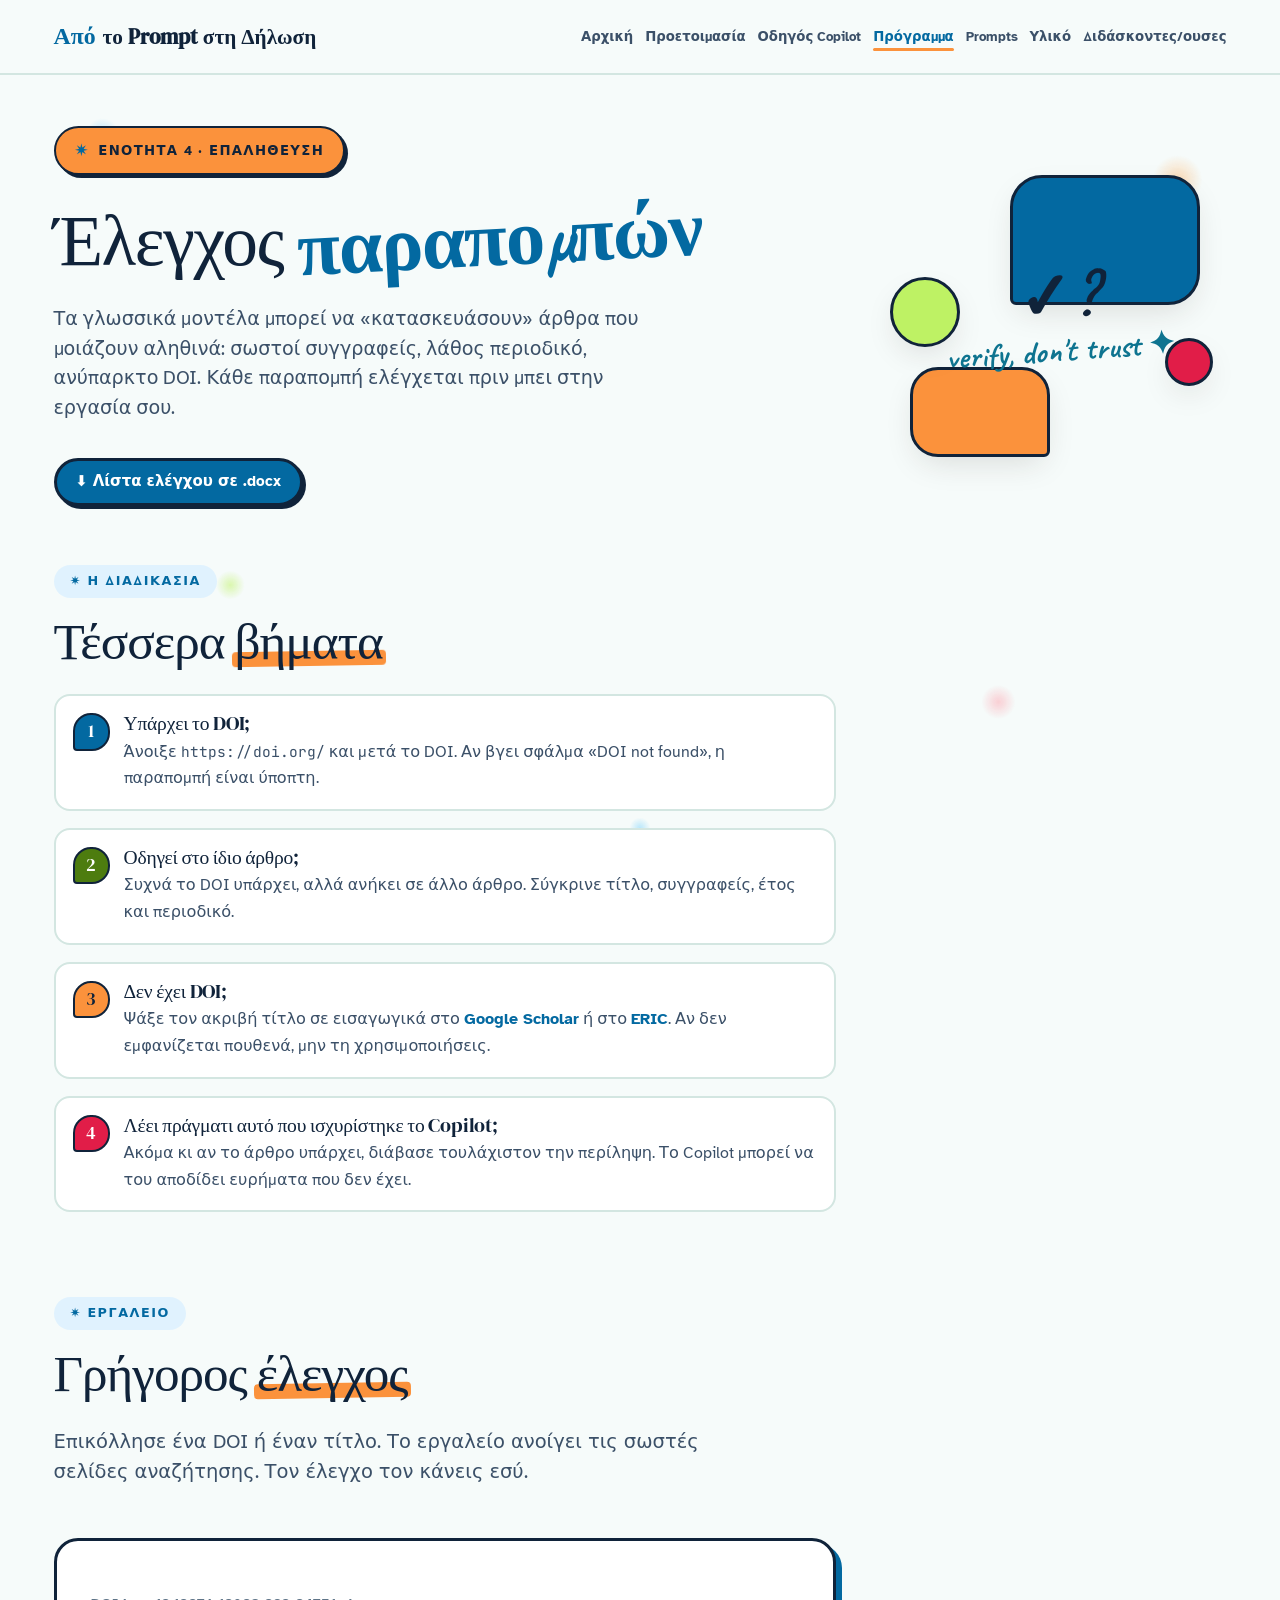
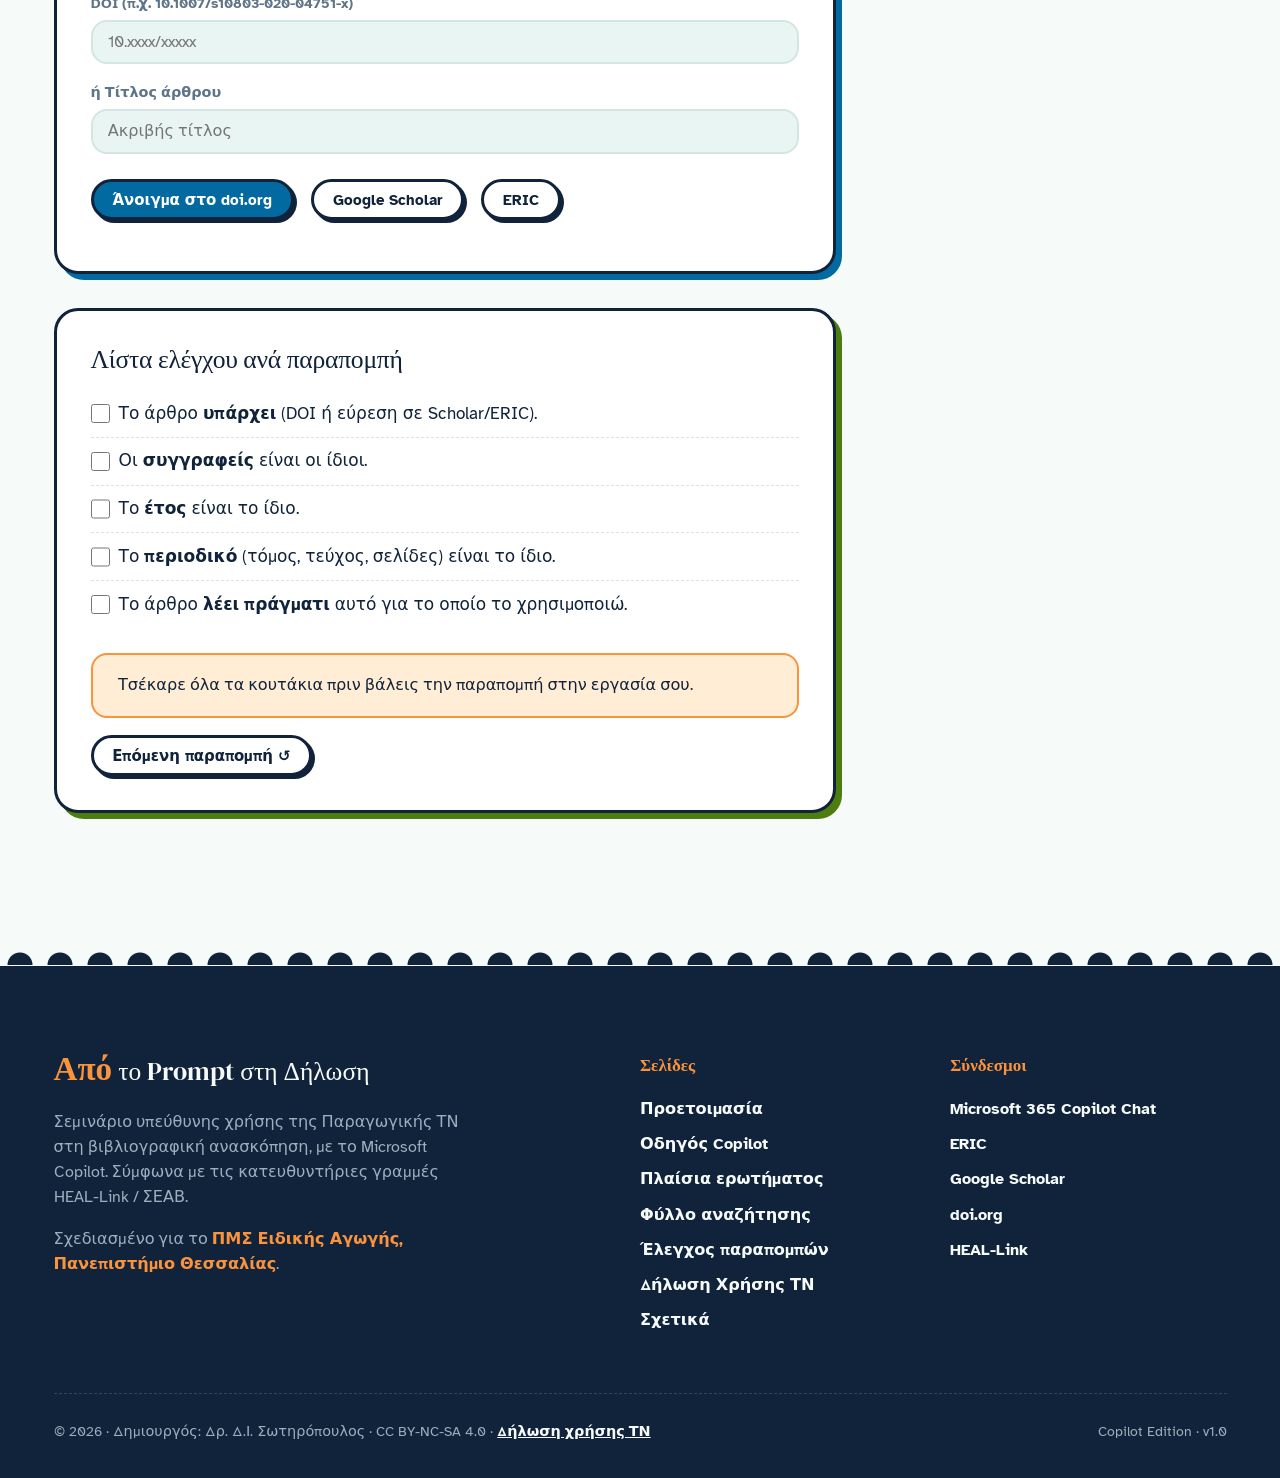
<file: verify.html>
<!DOCTYPE html>
<html lang="el">
<head>
  <meta charset="UTF-8">
  <meta name="viewport" content="width=device-width, initial-scale=1.0">
  <title>Έλεγχος παραπομπών · Από το Prompt στη Δήλωση · Copilot Edition</title>
  <meta name="description" content="Πώς ελέγχεις αν μια παραπομπή που έδωσε το Copilot υπάρχει και είναι σωστή: doi.org, Google Scholar, ERIC.">
  <link rel="stylesheet" href="assets/style.css">
  
</head>
<body>

<nav class="nav">
  <div class="nav-inner">
    <a href="index.html" class="nav-brand"><span class="spark">Από</span> το Prompt στη Δήλωση</a>
    <ul class="nav-links"><li><a href="index.html">Αρχική</a></li><li><a href="prepare.html">Προετοιμασία</a></li><li><a href="copilot.html">Οδηγός Copilot</a></li><li><a href="session.html" class="active">Πρόγραμμα</a></li><li><a href="prompts.html">Prompts</a></li><li><a href="materials.html">Υλικό</a></li><li><a href="instructor.html">Διδάσκοντες/ουσες</a></li></ul>
  </div>
</nav>

<header class="hero hero-sm">
  <div class="container">
    <div class="hero-grid">
      <div class="hero-content">
        <div class="eyebrow fade-up">Ενότητα 4 · Επαλήθευση</div>
        <h1 class="hero-title fade-up">Έλεγχος <span class="hand">παραπομπών</span></h1>
        <p class="hero-subtitle fade-up">Τα γλωσσικά μοντέλα μπορεί να «κατασκευάσουν» άρθρα που μοιάζουν αληθινά: σωστοί συγγραφείς, λάθος περιοδικό, ανύπαρκτο DOI. Κάθε παραπομπή ελέγχεται πριν μπει στην εργασία σου.</p>
        <div class="cta-group fade-up"><a href="downloads/04_Reference_Check.docx" download class="btn btn-sm">⬇ Λίστα ελέγχου σε .docx</a></div>
        
      </div>
      <div class="hero-illo">
        <div class="hero-shape shape-1"></div>
        <div class="hero-shape shape-2"></div>
        <div class="hero-shape shape-3"></div>
        <div class="hero-shape shape-4"></div>
        <div class="hero-label">✓?<br><span>verify, don't trust ✦</span></div>
      </div>
    </div>
  </div>
</header>

<section class="tight">
  <div class="container">
    <div class="section-eyebrow">✷ Η διαδικασία</div>
    <h2 class="section-title">Τέσσερα <span class="accent">βήματα</span></h2>
    <ol class="steps">
      <li><h4>Υπάρχει το DOI;</h4><p>Άνοιξε <code>https://doi.org/</code> και μετά το DOI. Αν βγει σφάλμα «DOI not found», η παραπομπή είναι ύποπτη.</p></li>
      <li><h4>Οδηγεί στο ίδιο άρθρο;</h4><p>Συχνά το DOI υπάρχει, αλλά ανήκει σε άλλο άρθρο. Σύγκρινε τίτλο, συγγραφείς, έτος και περιοδικό.</p></li>
      <li><h4>Δεν έχει DOI;</h4><p>Ψάξε τον ακριβή τίτλο σε εισαγωγικά στο <a href="https://scholar.google.com" target="_blank" rel="noopener">Google Scholar</a> ή στο <a href="https://eric.ed.gov" target="_blank" rel="noopener">ERIC</a>. Αν δεν εμφανίζεται πουθενά, μην τη χρησιμοποιήσεις.</p></li>
      <li><h4>Λέει πράγματι αυτό που ισχυρίστηκε το Copilot;</h4><p>Ακόμα κι αν το άρθρο υπάρχει, διάβασε τουλάχιστον την περίληψη. Το Copilot μπορεί να του αποδίδει ευρήματα που δεν έχει.</p></li>
    </ol>
  </div>
</section>

<section class="tight">
  <div class="container">
    <div class="section-eyebrow">✷ Εργαλείο</div>
    <h2 class="section-title">Γρήγορος <span class="accent">έλεγχος</span></h2>
    <p class="section-lead">Επικόλλησε ένα DOI ή έναν τίτλο. Το εργαλείο ανοίγει τις σωστές σελίδες αναζήτησης. Τον έλεγχο τον κάνεις εσύ.</p>
    <div class="card form-card" style="max-width:46rem;">
      <label for="doi">DOI (π.χ. 10.1007/s10803-020-04751-x)</label>
      <input type="text" id="doi" placeholder="10.xxxx/xxxxx">
      <label for="ttl">ή Τίτλος άρθρου</label>
      <input type="text" id="ttl" placeholder="Ακριβής τίτλος">
      <div class="cta-group" style="margin-top:var(--space-4);">
        <button class="btn btn-sm" onclick="openDoi()">Άνοιγμα στο doi.org</button>
        <button class="btn btn-sm btn-outline" onclick="openScholar()">Google Scholar</button>
        <button class="btn btn-sm btn-outline" onclick="openEric()">ERIC</button>
      </div>
      <p id="doi-msg" style="margin-top:var(--space-3);font-size:.9rem;color:var(--sage);"></p>
    </div>

    <div class="card c-teal form-card" style="max-width:46rem;">
      <h3>Λίστα ελέγχου ανά παραπομπή</h3>
      <ul class="checks">
        <li><input type="checkbox" class="ck"><span>Το άρθρο <strong>υπάρχει</strong> (DOI ή εύρεση σε Scholar/ERIC).</span></li>
        <li><input type="checkbox" class="ck"><span>Οι <strong>συγγραφείς</strong> είναι οι ίδιοι.</span></li>
        <li><input type="checkbox" class="ck"><span>Το <strong>έτος</strong> είναι το ίδιο.</span></li>
        <li><input type="checkbox" class="ck"><span>Το <strong>περιοδικό</strong> (τόμος, τεύχος, σελίδες) είναι το ίδιο.</span></li>
        <li><input type="checkbox" class="ck"><span>Το άρθρο <strong>λέει πράγματι</strong> αυτό για το οποίο το χρησιμοποιώ.</span></li>
      </ul>
      <p id="ck-result" class="box box-warn" style="margin-bottom:0;">Τσέκαρε όλα τα κουτάκια πριν βάλεις την παραπομπή στην εργασία σου.</p>
      <button class="btn btn-sm btn-outline" style="margin-top:var(--space-3);" onclick="resetChecks()">Επόμενη παραπομπή ↺</button>
    </div>
  </div>
</section>


<footer class="footer">
  <div class="container">
    <div class="footer-grid">
      <div>
        <div class="footer-brand"><span class="hand">Από</span> το Prompt στη Δήλωση</div>
        <p class="footer-text">Σεμινάριο υπεύθυνης χρήσης της Παραγωγικής ΤΝ στη βιβλιογραφική ανασκόπηση, με το Microsoft Copilot. Σύμφωνα με τις κατευθυντήριες γραμμές HEAL-Link / ΣΕΑΒ.</p>
        <p class="footer-text" style="margin-top:1rem;">Σχεδιασμένο για το <a href="https://maspecialed.sed.uth.gr/perigrammata-mathimatwn/" target="_blank" rel="noopener" style="color:var(--sun);">ΠΜΣ Ειδικής Αγωγής, Πανεπιστήμιο Θεσσαλίας</a>.</p>
      </div>
      <div>
        <h5>Σελίδες</h5>
        <ul>
          <li><a href="prepare.html">Προετοιμασία</a></li>
          <li><a href="copilot.html">Οδηγός Copilot</a></li>
          <li><a href="frameworks.html">Πλαίσια ερωτήματος</a></li>
          <li><a href="worksheet.html">Φύλλο αναζήτησης</a></li>
          <li><a href="verify.html">Έλεγχος παραπομπών</a></li>
          <li><a href="statement.html">Δήλωση Χρήσης ΤΝ</a></li>
          <li><a href="about.html">Σχετικά</a></li>
        </ul>
      </div>
      <div>
        <h5>Σύνδεσμοι</h5>
        <ul>
          <li><a href="https://m365.cloud.microsoft/chat" target="_blank" rel="noopener">Microsoft 365 Copilot Chat</a></li>
          <li><a href="https://eric.ed.gov" target="_blank" rel="noopener">ERIC</a></li>
          <li><a href="https://scholar.google.com" target="_blank" rel="noopener">Google Scholar</a></li>
          <li><a href="https://www.doi.org" target="_blank" rel="noopener">doi.org</a></li>
          <li><a href="https://www.heal-link.gr/" target="_blank" rel="noopener">HEAL-Link</a></li>
        </ul>
      </div>
    </div>
    <div class="footer-bottom">
      <div>© 2026 · Δημιουργός: Δρ. Δ.Ι. Σωτηρόπουλος · CC BY-NC-SA 4.0 · <a href="about.html#ai-use" style="text-decoration:underline;">Δήλωση χρήσης ΤΝ</a></div>
      <div>Copilot Edition · v1.0</div>
    </div>
  </div>
</footer>

<script>
function val(id){ return document.getElementById(id).value.trim(); }
function openDoi(){
  let d = val('doi').replace(/^https?:\/\/(dx\.)?doi\.org\//i,'').replace(/^doi:\s*/i,'');
  const m = document.getElementById('doi-msg');
  if(!d){ m.textContent='Γράψε πρώτα ένα DOI.'; return; }
  if(!/^10\.\d{4,9}\//.test(d)){ m.textContent='Αυτό δεν μοιάζει με DOI: ένα DOI ξεκινά με «10.» και έναν αριθμό, π.χ. 10.1007/…'; return; }
  m.textContent=''; window.open('https://doi.org/'+encodeURI(d),'_blank','noopener');
}
function q(){ return val('ttl') || val('doi'); }
function openScholar(){ const t=q(); if(!t){document.getElementById('doi-msg').textContent='Γράψε τίτλο ή DOI.';return;} window.open('https://scholar.google.com/scholar?q='+encodeURIComponent('"'+t+'"'),'_blank','noopener'); }
function openEric(){ const t=q(); if(!t){document.getElementById('doi-msg').textContent='Γράψε τίτλο ή DOI.';return;} window.open('https://eric.ed.gov/?q='+encodeURIComponent('"'+t+'"'),'_blank','noopener'); }
const cks=[...document.querySelectorAll('.ck')]; const res=document.getElementById('ck-result');
function upd(){ const n=cks.filter(c=>c.checked).length;
  if(n===cks.length){ res.className='box box-ok'; res.textContent='✓ Η παραπομπή επαληθεύτηκε. Μπορείς να τη χρησιμοποιήσεις.'; }
  else { res.className='box box-warn'; res.textContent='Ελέγχθηκαν '+n+' από '+cks.length+'. Μην τη χρησιμοποιήσεις ακόμα.'; }
  res.style.marginBottom='0'; }
cks.forEach(c=>c.addEventListener('change',upd));
function resetChecks(){ cks.forEach(c=>c.checked=false); document.getElementById('doi').value=''; document.getElementById('ttl').value=''; upd(); }
</script>
</body>
</html>
</file>
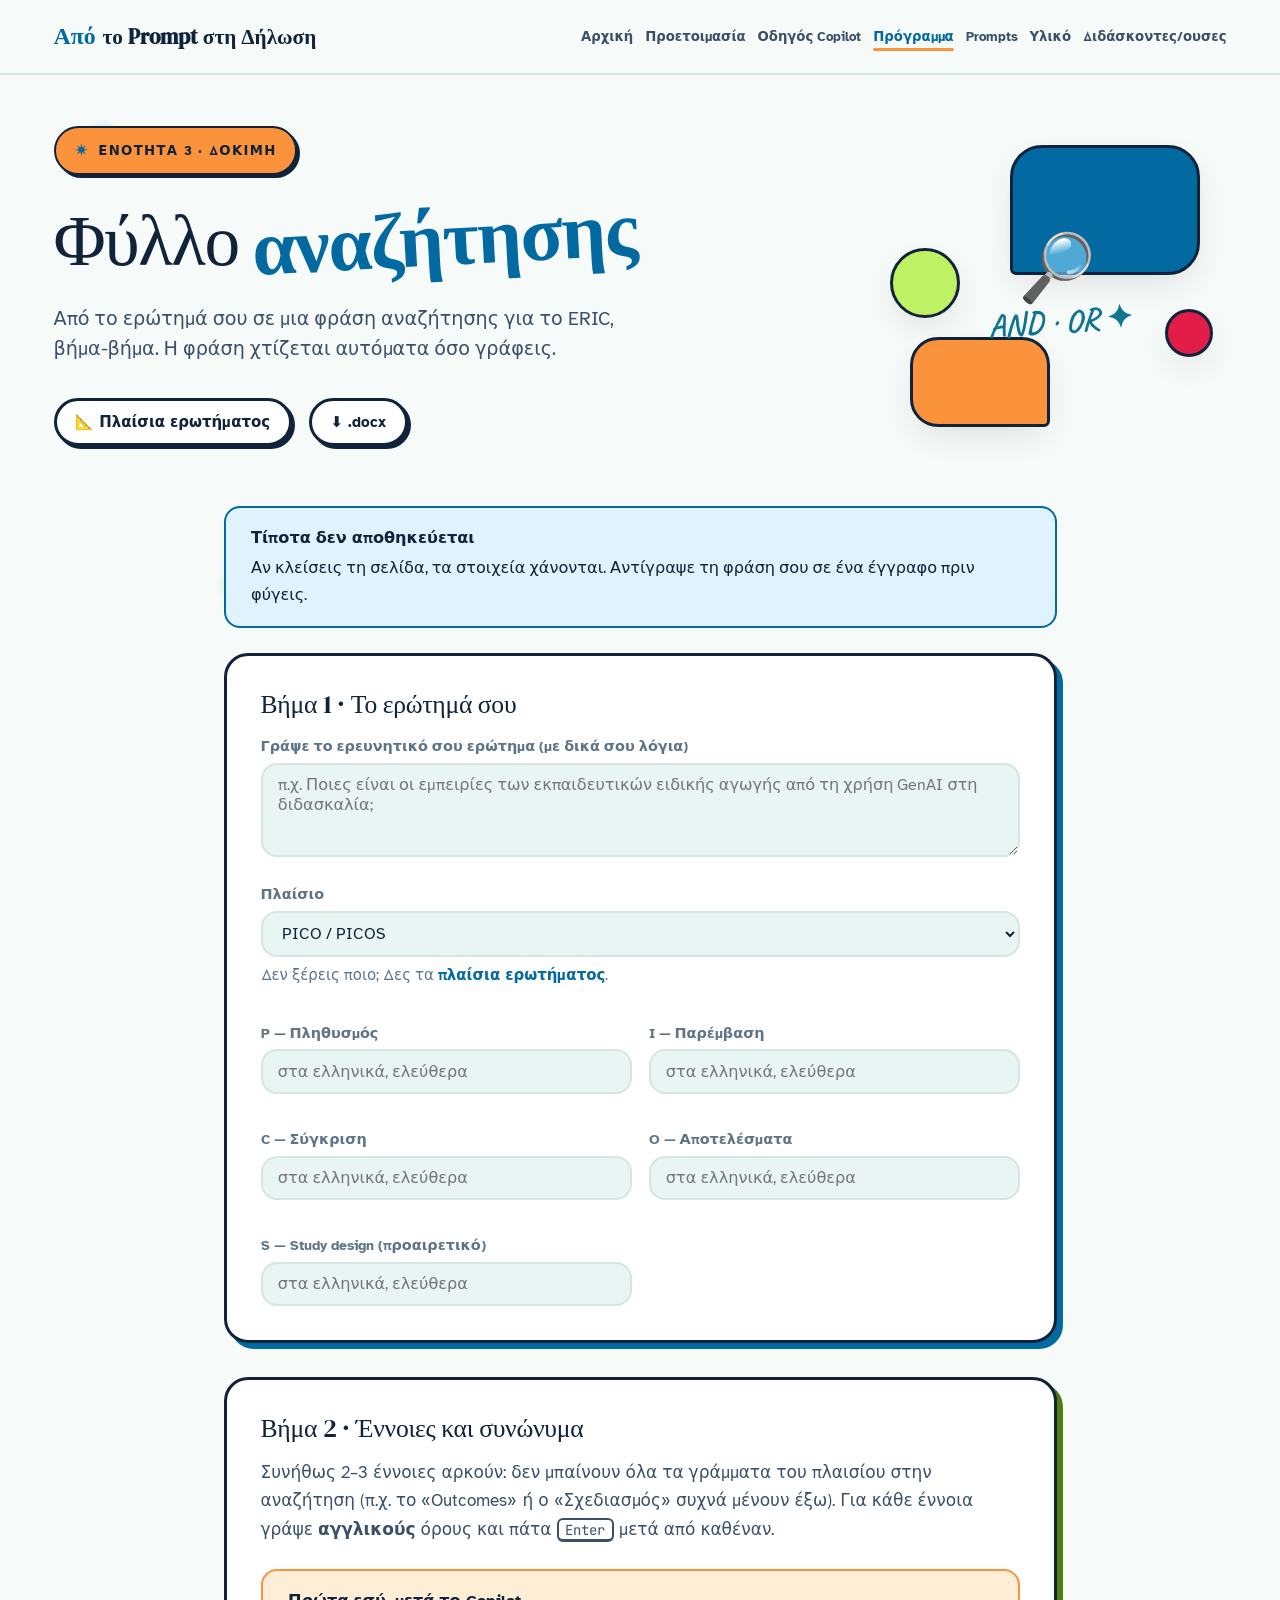
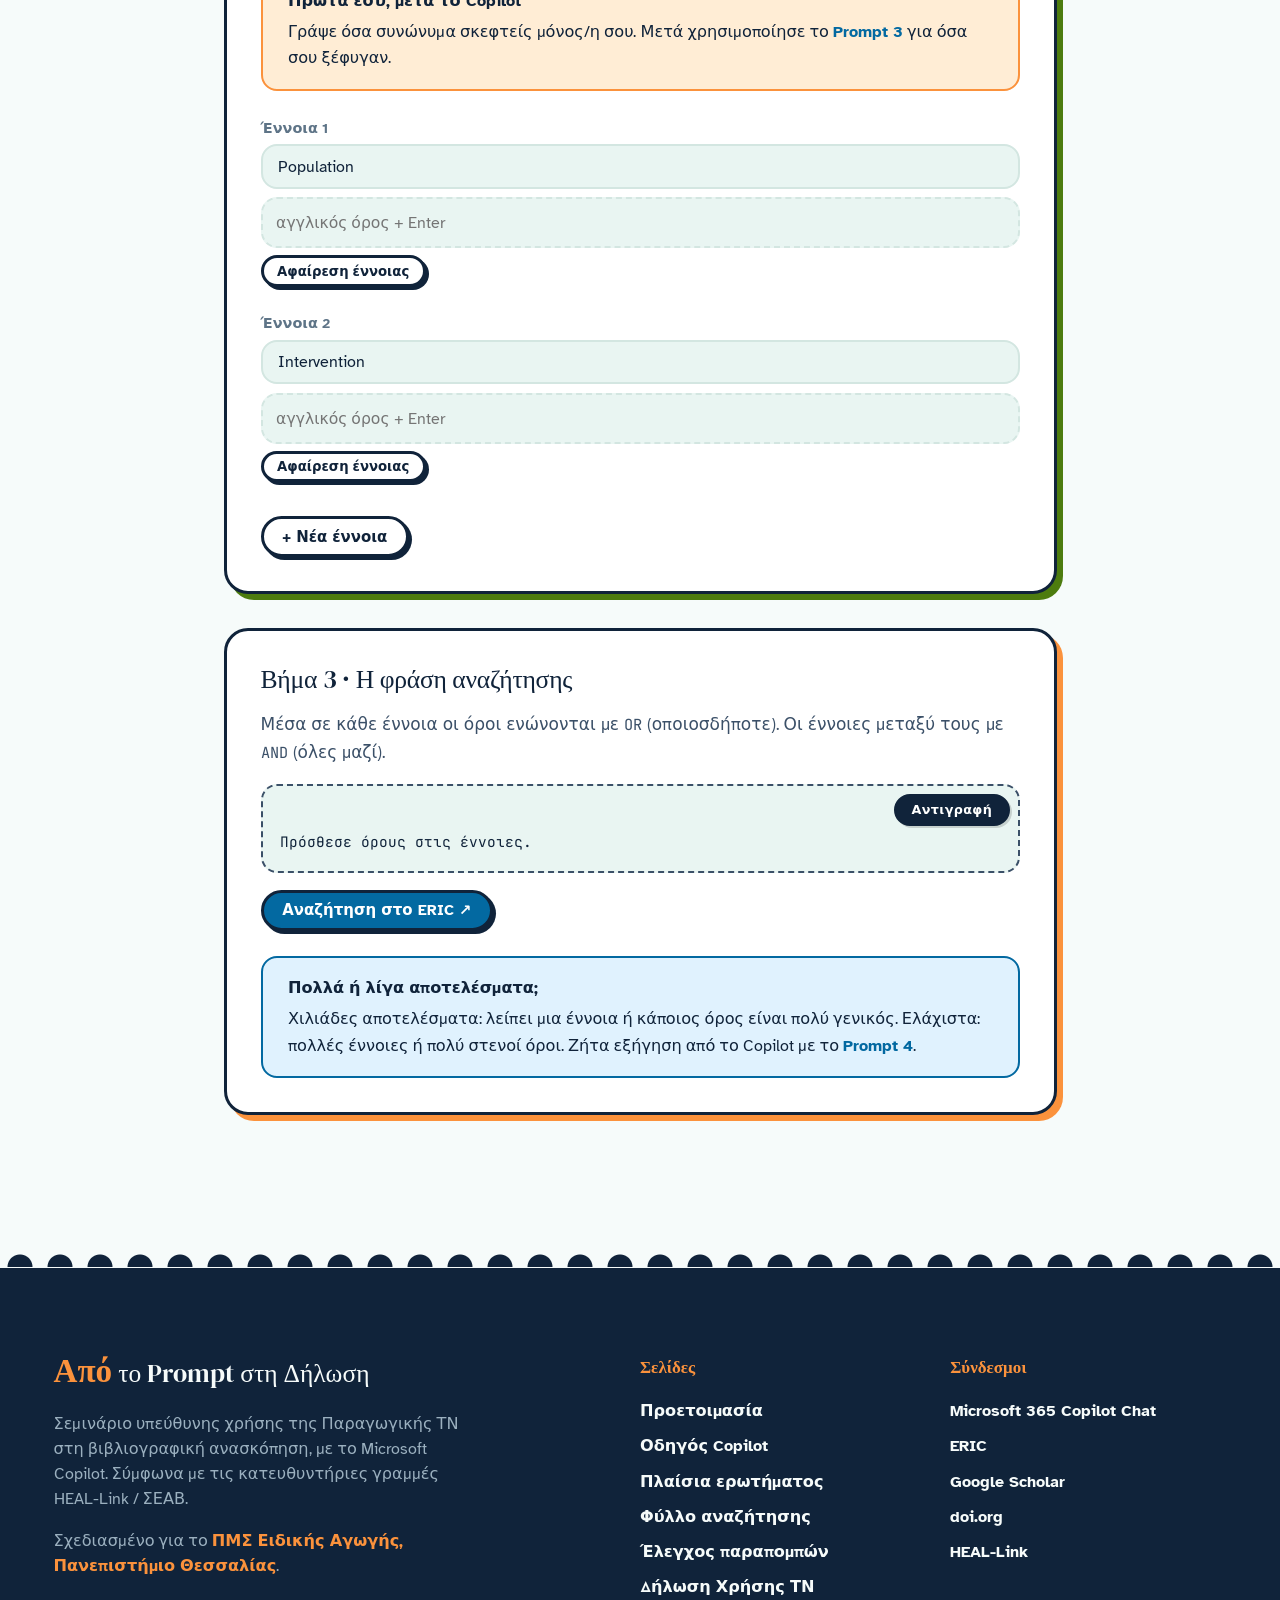
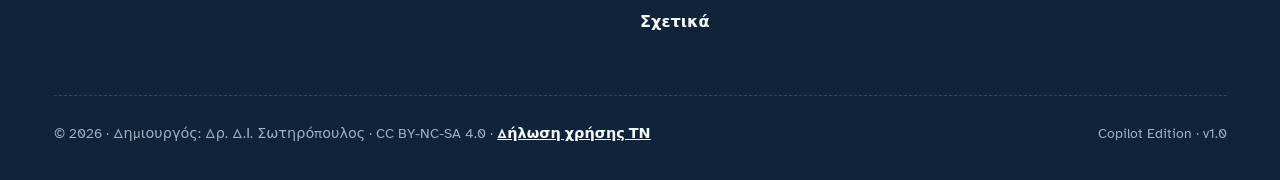
<file: worksheet.html>
<!DOCTYPE html>
<html lang="el">
<head>
  <meta charset="UTF-8">
  <meta name="viewport" content="width=device-width, initial-scale=1.0">
  <title>Φύλλο αναζήτησης · Από το Prompt στη Δήλωση · Copilot Edition</title>
  <meta name="description" content="Από το ερευνητικό ερώτημα σε φράση αναζήτησης για το ERIC: πλαίσιο, έννοιες, συνώνυμα, AND/OR.">
  <link rel="stylesheet" href="assets/style.css">
  
</head>
<body>

<nav class="nav">
  <div class="nav-inner">
    <a href="index.html" class="nav-brand"><span class="spark">Από</span> το Prompt στη Δήλωση</a>
    <ul class="nav-links"><li><a href="index.html">Αρχική</a></li><li><a href="prepare.html">Προετοιμασία</a></li><li><a href="copilot.html">Οδηγός Copilot</a></li><li><a href="session.html" class="active">Πρόγραμμα</a></li><li><a href="prompts.html">Prompts</a></li><li><a href="materials.html">Υλικό</a></li><li><a href="instructor.html">Διδάσκοντες/ουσες</a></li></ul>
  </div>
</nav>

<header class="hero hero-sm">
  <div class="container">
    <div class="hero-grid">
      <div class="hero-content">
        <div class="eyebrow fade-up">Ενότητα 3 · Δοκιμή</div>
        <h1 class="hero-title fade-up">Φύλλο <span class="hand">αναζήτησης</span></h1>
        <p class="hero-subtitle fade-up">Από το ερώτημά σου σε μια φράση αναζήτησης για το ERIC, βήμα-βήμα. Η φράση χτίζεται αυτόματα όσο γράφεις.</p>
        <div class="cta-group fade-up"><a href="frameworks.html" class="btn btn-sm btn-outline">📐 Πλαίσια ερωτήματος</a><a href="downloads/05_Frameworks_Worksheet.docx" download class="btn btn-sm btn-outline">⬇ .docx</a></div>
        
      </div>
      <div class="hero-illo">
        <div class="hero-shape shape-1"></div>
        <div class="hero-shape shape-2"></div>
        <div class="hero-shape shape-3"></div>
        <div class="hero-shape shape-4"></div>
        <div class="hero-label">🔎<br><span>AND · OR ✦</span></div>
      </div>
    </div>
  </div>
</header>

<section class="tight">
  <div class="container" style="max-width:52rem;">
    <div class="box box-info" style="margin-top:0;">
      <strong>Τίποτα δεν αποθηκεύεται</strong>
      <p>Αν κλείσεις τη σελίδα, τα στοιχεία χάνονται. Αντίγραψε τη φράση σου σε ένα έγγραφο πριν φύγεις.</p>
    </div>

    <div class="card form-card">
      <h3>Βήμα 1 · Το ερώτημά σου</h3>
      <label for="q">Γράψε το ερευνητικό σου ερώτημα (με δικά σου λόγια)</label>
      <textarea id="q" placeholder="π.χ. Ποιες είναι οι εμπειρίες των εκπαιδευτικών ειδικής αγωγής από τη χρήση GenAI στη διδασκαλία;"></textarea>
      <label for="fw">Πλαίσιο</label>
      <select id="fw" onchange="setFramework()">
        <option value="PICO">PICO / PICOS</option>
        <option value="PECO">PECO</option>
        <option value="SPIDER">SPIDER</option>
        <option value="PEO">PEO</option>
        <option value="SPICE">SPICE</option>
      </select>
      <p style="font-size:.88rem;color:var(--muted);margin-top:6px;">Δεν ξέρεις ποιο; Δες τα <a href="frameworks.html">πλαίσια ερωτήματος</a>.</p>
      <div id="fw-fields" class="two-col"></div>
    </div>

    <div class="card c-teal form-card">
      <h3>Βήμα 2 · Έννοιες και συνώνυμα</h3>
      <p style="color:var(--ink-soft);">Συνήθως 2–3 έννοιες αρκούν: δεν μπαίνουν όλα τα γράμματα του πλαισίου στην αναζήτηση (π.χ. το «Outcomes» ή ο «Σχεδιασμός» συχνά μένουν έξω). Για κάθε έννοια γράψε <strong>αγγλικούς</strong> όρους και πάτα <kbd>Enter</kbd> μετά από καθέναν.</p>
      <div class="box box-warn"><strong>Πρώτα εσύ, μετά το Copilot</strong><p>Γράψε όσα συνώνυμα σκεφτείς μόνος/η σου. Μετά χρησιμοποίησε το <a href="prompts.html#p3">Prompt 3</a> για όσα σου ξέφυγαν.</p></div>
      <div id="blocks"></div>
      <button class="btn btn-sm btn-outline" onclick="addBlock('')" style="margin-top:var(--space-2);">+ Νέα έννοια</button>
    </div>

    <div class="card c-sun">
      <h3>Βήμα 3 · Η φράση αναζήτησης</h3>
      <p style="color:var(--ink-soft);">Μέσα σε κάθε έννοια οι όροι ενώνονται με <code>OR</code> (οποιοσδήποτε). Οι έννοιες μεταξύ τους με <code>AND</code> (όλες μαζί).</p>
      <div class="prompt-box" id="out-wrap"><button class="copy-btn" onclick="copyText(this,'out')">Αντιγραφή</button><span id="out">Πρόσθεσε όρους στις έννοιες.</span></div>
      <div class="cta-group" style="margin-top:0;">
        <button class="btn btn-sm" onclick="openEric()">Αναζήτηση στο ERIC ↗</button>
      </div>
      <div class="box box-info" style="margin-bottom:0;"><strong>Πολλά ή λίγα αποτελέσματα;</strong><p>Χιλιάδες αποτελέσματα: λείπει μια έννοια ή κάποιος όρος είναι πολύ γενικός. Ελάχιστα: πολλές έννοιες ή πολύ στενοί όροι. Ζήτα εξήγηση από το Copilot με το <a href="prompts.html#p4">Prompt 4</a>.</p></div>
    </div>
  </div>
</section>


<footer class="footer">
  <div class="container">
    <div class="footer-grid">
      <div>
        <div class="footer-brand"><span class="hand">Από</span> το Prompt στη Δήλωση</div>
        <p class="footer-text">Σεμινάριο υπεύθυνης χρήσης της Παραγωγικής ΤΝ στη βιβλιογραφική ανασκόπηση, με το Microsoft Copilot. Σύμφωνα με τις κατευθυντήριες γραμμές HEAL-Link / ΣΕΑΒ.</p>
        <p class="footer-text" style="margin-top:1rem;">Σχεδιασμένο για το <a href="https://maspecialed.sed.uth.gr/perigrammata-mathimatwn/" target="_blank" rel="noopener" style="color:var(--sun);">ΠΜΣ Ειδικής Αγωγής, Πανεπιστήμιο Θεσσαλίας</a>.</p>
      </div>
      <div>
        <h5>Σελίδες</h5>
        <ul>
          <li><a href="prepare.html">Προετοιμασία</a></li>
          <li><a href="copilot.html">Οδηγός Copilot</a></li>
          <li><a href="frameworks.html">Πλαίσια ερωτήματος</a></li>
          <li><a href="worksheet.html">Φύλλο αναζήτησης</a></li>
          <li><a href="verify.html">Έλεγχος παραπομπών</a></li>
          <li><a href="statement.html">Δήλωση Χρήσης ΤΝ</a></li>
          <li><a href="about.html">Σχετικά</a></li>
        </ul>
      </div>
      <div>
        <h5>Σύνδεσμοι</h5>
        <ul>
          <li><a href="https://m365.cloud.microsoft/chat" target="_blank" rel="noopener">Microsoft 365 Copilot Chat</a></li>
          <li><a href="https://eric.ed.gov" target="_blank" rel="noopener">ERIC</a></li>
          <li><a href="https://scholar.google.com" target="_blank" rel="noopener">Google Scholar</a></li>
          <li><a href="https://www.doi.org" target="_blank" rel="noopener">doi.org</a></li>
          <li><a href="https://www.heal-link.gr/" target="_blank" rel="noopener">HEAL-Link</a></li>
        </ul>
      </div>
    </div>
    <div class="footer-bottom">
      <div>© 2026 · Δημιουργός: Δρ. Δ.Ι. Σωτηρόπουλος · CC BY-NC-SA 4.0 · <a href="about.html#ai-use" style="text-decoration:underline;">Δήλωση χρήσης ΤΝ</a></div>
      <div>Copilot Edition · v1.0</div>
    </div>
  </div>
</footer>

<script>
function copyText(btn, targetId) {
  let text;
  if (targetId) { text = document.getElementById(targetId).innerText.trim(); }
  else {
    const clone = btn.parentElement.cloneNode(true);
    const b = clone.querySelector('.copy-btn'); if (b) b.remove();
    text = clone.textContent.trim();
  }
  const done = function () {
    const old = btn.dataset.label || btn.textContent;
    btn.dataset.label = old;
    btn.textContent = '✓ Αντιγράφηκε';
    btn.classList.add('copied');
    setTimeout(function () { btn.textContent = old; btn.classList.remove('copied'); }, 2000);
  };
  if (navigator.clipboard && window.isSecureContext) {
    navigator.clipboard.writeText(text).then(done).catch(function () { fallback(text); done(); });
  } else { fallback(text); done(); }
}
function fallback(text) {
  const ta = document.createElement('textarea');
  ta.value = text; ta.style.position = 'fixed'; ta.style.opacity = '0';
  document.body.appendChild(ta); ta.select();
  try { document.execCommand('copy'); } catch (e) {}
  document.body.removeChild(ta);
}
</script>

<script>
const FW = {
  PICO:   [["P","Population — Πληθυσμός"],["I","Intervention — Παρέμβαση"],["C","Comparator — Σύγκριση"],["O","Outcomes — Αποτελέσματα"],["S","Study design (προαιρετικό)"]],
  PECO:   [["P","Population"],["E","Exposure — Έκθεση"],["C","Comparator"],["O","Outcomes"]],
  SPIDER: [["S","Sample — Δείγμα"],["PI","Phenomenon of Interest"],["D","Design — Σχεδιασμός"],["E","Evaluation — Αξιολόγηση"],["R","Research type"]],
  PEO:    [["P","Population"],["E","Exposure"],["O","Outcome"]],
  SPICE:  [["S","Setting — Πλαίσιο"],["P","Perspective — Σκοπιά"],["I","Intervention"],["C","Comparison"],["E","Evaluation"]],
};
const DEFAULT_BLOCKS = { PICO:["Population","Intervention"], PECO:["Population","Exposure"], SPIDER:["Sample","Phenomenon of Interest"], PEO:["Population","Exposure"], SPICE:["Setting","Intervention"] };
function esc(s){ return s.replace(/[&<>"]/g, c => ({'&':'&amp;','<':'&lt;','>':'&gt;','"':'&quot;'}[c])); }
function setFramework(){
  const k = document.getElementById('fw').value;
  document.getElementById('fw-fields').innerHTML = FW[k].map(([l,n]) =>
    `<div><label>${l} — ${n.split(' — ')[1] || n}</label><input type="text" placeholder="στα ελληνικά, ελεύθερα"></div>`).join('');
  const box = document.getElementById('blocks');
  const empty = [...box.querySelectorAll('.term')].length === 0;
  if (empty) { box.innerHTML = ''; DEFAULT_BLOCKS[k].forEach(addBlock); }
  build();
}
let n = 0;
function addBlock(name){
  n++;
  const d = document.createElement('div');
  d.className = 'blk'; d.style.marginBottom = 'var(--space-4)';
  d.innerHTML = `<label>Έννοια ${n}</label>
    <input type="text" class="bname" value="${esc(name||'')}" placeholder="όνομα έννοιας" oninput="build()">
    <div class="tags-area" style="display:flex;flex-wrap:wrap;gap:.4rem;margin-top:.5rem;padding:.5rem;background:var(--paper-warm);border:2px dashed var(--rule);border-radius:var(--r-md);">
      <input class="tin" placeholder="αγγλικός όρος + Enter" style="border:none;background:transparent;outline:none;flex:1;min-width:10rem;font-family:var(--font-body);font-size:.92rem;padding:.3rem;">
    </div>
    <button class="btn btn-sm btn-outline" style="margin-top:.4rem;padding:.25rem .8rem;font-size:.78rem;" onclick="this.parentElement.remove();build();">Αφαίρεση έννοιας</button>`;
  d.querySelector('.tin').addEventListener('keydown', e => {
    if ((e.key === 'Enter' || e.key === ',') && e.target.value.trim()) {
      e.preventDefault();
      const s = document.createElement('span');
      s.className = 'term';
      s.style.cssText = 'background:var(--coral);color:#fff;border-radius:999px;padding:.2rem .7rem;font-size:.85rem;font-weight:700;display:inline-flex;gap:.4rem;align-items:center;';
      s.dataset.v = e.target.value.trim().replace(/"/g,'');
      s.innerHTML = esc(s.dataset.v) + ' <button style="background:none;border:none;color:#fff;cursor:pointer;font-size:1rem;line-height:1;" aria-label="αφαίρεση">×</button>';
      s.querySelector('button').onclick = () => { s.remove(); build(); };
      e.target.parentElement.insertBefore(s, e.target);
      e.target.value = ''; build();
    }
  });
  document.getElementById('blocks').appendChild(d);
}
function query(){
  return [...document.querySelectorAll('.blk')].map(b => {
    const t = [...b.querySelectorAll('.term')].map(x => /\s/.test(x.dataset.v) ? `"${x.dataset.v}"` : x.dataset.v);
    if (!t.length) return null;
    return t.length === 1 ? t[0] : '(' + t.join(' OR ') + ')';
  }).filter(Boolean).join(' AND ');
}
function build(){ const q = query(); document.getElementById('out').textContent = q || 'Πρόσθεσε όρους στις έννοιες.'; }
function openEric(){ const q = query(); if (!q) { alert('Πρόσθεσε πρώτα όρους.'); return; } window.open('https://eric.ed.gov/?q=' + encodeURIComponent(q), '_blank', 'noopener'); }
setFramework();
</script>
</body>
</html>
</file>
<file: assets/style.css>
/* ============================================================
   "Από το Prompt στη Δήλωση" — Copilot Edition
   Chat-bubble shape language — Ocean/Lime/Tangerine palette
   ============================================================ */

@import url('https://fonts.googleapis.com/css2?family=DM+Serif+Display:ital@0;1&family=Atkinson+Hyperlegible:ital,wght@0,400;0,700;1,400;1,700&family=Caveat:wght@400;500;600;700&family=JetBrains+Mono:wght@400;500;600&display=swap');

:root {
  /* COPILOT EDITION PALETTE — Ocean blue + Lime + Tangerine + Rose on cool mint-white */
  --coral: #0369A1;
  --coral-soft: #7DD3FC;
  --coral-bg: #E0F2FE;

  --teal: #4D7C0F;
  --teal-soft: #BEF264;
  --teal-bg: #ECFCCB;

  --sun: #FB923C;
  --sun-soft: #FDBA74;
  --sun-bg: #FFEDD5;

  --sage: #E11D48;
  --sage-soft: #FDA4AF;
  --sage-bg: #FFE4E6;

  --plum: #0E7490;

  /* NEUTRALS */
  --ink: #10233A;
  --ink-soft: #3B5068;
  --paper: #F6FBFA;
  --paper-warm: #E9F5F2;
  --paper-card: #FFFFFF;
  --rule: #D3E6E1;
  --muted: #5E7487;
  --muted-soft: #9BB0BF;

  /* TYPE */
  --font-display: 'DM Serif Display', Georgia, serif;
  --font-body: 'Atkinson Hyperlegible', system-ui, sans-serif;
  --font-hand: 'Caveat', cursive;
  --font-mono: 'JetBrains Mono', monospace;

  /* SPACING */
  --space-1: 0.25rem;
  --space-2: 0.5rem;
  --space-3: 1rem;
  --space-4: 1.5rem;
  --space-5: 2rem;
  --space-6: 3rem;
  --space-7: 5rem;

  /* RADIUS */
  --r-sm: 8px;
  --r-md: 16px;
  --r-lg: 24px;
  --r-full: 999px;

  /* LAYOUT */
  --container: 72rem;
  --content: 42rem;
}

/* RESET */
*, *::before, *::after { box-sizing: border-box; margin: 0; padding: 0; }
html { scroll-behavior: smooth; font-size: 17px; }

body {
  font-family: var(--font-body);
  font-weight: 400;
  line-height: 1.65;
  color: var(--ink);
  background: var(--paper);
  text-rendering: optimizeLegibility;
  -webkit-font-smoothing: antialiased;
  overflow-x: hidden;
}

/* CONFETTI DOTS — playful background */
body::before {
  content: '';
  position: fixed;
  inset: 0;
  pointer-events: none;
  background-image:
    radial-gradient(circle at 8% 15%, var(--coral-soft) 0%, transparent 1.2%),
    radial-gradient(circle at 92% 20%, var(--sun-soft) 0%, transparent 1.8%),
    radial-gradient(circle at 18% 65%, var(--teal-soft) 0%, transparent 1.2%),
    radial-gradient(circle at 78% 78%, var(--sage-soft) 0%, transparent 1.4%),
    radial-gradient(circle at 50% 92%, var(--coral-soft) 0%, transparent 1%);
  opacity: 0.5;
  z-index: -1;
}

img { max-width: 100%; height: auto; display: block; }

/* TYPOGRAPHY */
h1, h2, h3, h4 {
  font-family: var(--font-display);
  font-weight: 400;
  line-height: 1.1;
  letter-spacing: -0.01em;
  color: var(--ink);
}
h1 { font-size: clamp(2.5rem, 5vw, 4.5rem); }
h2 { font-size: clamp(2rem, 3.5vw, 3.25rem); margin-bottom: var(--space-4); }
h3 { font-size: clamp(1.4rem, 2vw, 1.85rem); margin-bottom: var(--space-3); }
h4 { font-size: 1.2rem; font-weight: 700; font-family: var(--font-body); margin-bottom: var(--space-2); }

p { margin-bottom: var(--space-3); }
p:last-child { margin-bottom: 0; }

a {
  color: var(--coral);
  text-decoration: none;
  font-weight: 700;
  background-image: linear-gradient(transparent 70%, var(--sun-soft) 70%);
  background-size: 0% 100%;
  background-repeat: no-repeat;
  transition: background-size 0.3s ease;
}
a:hover { background-size: 100% 100%; }

strong { font-weight: 700; }
em { font-style: italic; }

.hand {
  font-family: var(--font-hand);
  font-weight: 600;
  color: var(--coral);
  line-height: 1;
}

code, pre, .mono { font-family: var(--font-mono); font-size: 0.9em; }

/* LAYOUT */
.container { max-width: var(--container); margin: 0 auto; padding: 0 var(--space-4); }
.content { max-width: var(--content); margin: 0 auto; padding: 0 var(--space-4); }
section { padding: var(--space-7) 0; }

/* NAV */
.nav {
  position: sticky;
  top: 0;
  z-index: 100;
  background: rgba(246,251,250, 0.92);
  backdrop-filter: blur(16px);
  -webkit-backdrop-filter: blur(16px);
  border-bottom: 2px solid var(--rule);
}
.nav-inner {
  max-width: var(--container);
  margin: 0 auto;
  padding: var(--space-3) var(--space-4);
  display: flex;
  align-items: center;
  justify-content: space-between;
  gap: var(--space-4);
}
.nav-brand {
  font-family: var(--font-display);
  font-size: 1.25rem;
  color: var(--ink);
  background: none;
  display: flex;
  align-items: baseline;
  gap: 0.4rem;
}
.nav-brand:hover { background: none; color: var(--coral); }
.nav-brand .spark {
  font-family: var(--font-hand);
  color: var(--coral);
  font-size: 1.4rem;
}
.nav-links {
  display: flex;
  gap: 0.7rem;
  list-style: none;
  font-family: var(--font-body);
  font-size: 0.78rem;
  font-weight: 700;
}
.nav-links a { color: var(--ink-soft); background: none; }
.nav-links a:hover { color: var(--coral); background: none; }
.nav-links a.active { color: var(--coral); position: relative; }
.nav-links a.active::after {
  content: '';
  position: absolute;
  left: 0; right: 0;
  bottom: -6px;
  height: 3px;
  background: var(--sun);
  border-radius: var(--r-full);
}
@media (max-width: 900px) {
  .nav-inner { flex-wrap: wrap; gap: var(--space-2); }
  .nav-links { flex-wrap: wrap; gap: 0.35rem 0.8rem; width: 100%; }
}

/* HERO */
.hero { padding: var(--space-7) 0; position: relative; overflow: visible; }
.hero-grid {
  display: grid;
  grid-template-columns: 1fr;
  gap: var(--space-6);
  align-items: center;
}
@media (min-width: 900px) {
  .hero-grid { grid-template-columns: 1.4fr 0.6fr; }
}

.eyebrow {
  display: inline-flex;
  align-items: center;
  gap: var(--space-2);
  padding: 0.5rem 1.1rem;
  font-family: var(--font-body);
  font-size: 0.78rem;
  font-weight: 700;
  letter-spacing: 0.1em;
  text-transform: uppercase;
  color: var(--ink);
  background: var(--sun);
  border-radius: var(--r-full);
  margin-bottom: var(--space-4);
  border: 2px solid var(--ink);
  box-shadow: 3px 3px 0 var(--ink);
}
.eyebrow::before {
  content: '✷';
  color: var(--coral);
  font-size: 1rem;
}

.hero-title {
  font-family: var(--font-display);
  font-size: clamp(2.8rem, 7vw, 5.5rem);
  line-height: 1;
  letter-spacing: -0.02em;
  margin-bottom: var(--space-4);
}
.hero-title .accent {
  position: relative;
  display: inline-block;
}
.hero-title .accent::after {
  content: '';
  position: absolute;
  left: -2%; right: -2%;
  bottom: 0.05em;
  height: 0.32em;
  background: var(--sun);
  z-index: -1;
  border-radius: 4px;
  transform: rotate(-1deg);
}
.hero-title .hand {
  font-family: var(--font-hand);
  font-weight: 700;
  color: var(--coral);
  font-size: 1.1em;
  display: inline-block;
  transform: rotate(-3deg);
}

.hero-subtitle {
  font-size: clamp(1.1rem, 1.5vw, 1.35rem);
  color: var(--ink-soft);
  max-width: 36rem;
  line-height: 1.55;
  margin-bottom: var(--space-5);
}

.hero-meta {
  display: flex;
  flex-wrap: wrap;
  gap: var(--space-4) var(--space-5);
  padding-top: var(--space-4);
  border-top: 2px dashed var(--rule);
}
.hero-meta-item { display: flex; align-items: center; gap: var(--space-2); }
.hero-meta-icon {
  width: 2.4rem; height: 2.4rem;
  border-radius: var(--r-full);
  display: grid; place-items: center;
  flex-shrink: 0; font-size: 1.1rem;
  border: 2px solid var(--ink);
}
.icon-coral { background: var(--coral); color: white; }
.icon-teal  { background: var(--teal); color: white; }
.icon-sun   { background: var(--sun); color: var(--ink); }
.icon-sage  { background: var(--sage); color: white; }

.hero-meta-text dt {
  font-size: 0.68rem;
  font-weight: 700;
  letter-spacing: 0.08em;
  text-transform: uppercase;
  color: var(--muted);
}
.hero-meta-text dd { color: var(--ink); font-weight: 700; font-size: 0.92rem; }

/* HERO ILLUSTRATION — playful shapes */
.hero-illo {
  position: relative;
  display: grid;
  place-items: center;
  min-height: 320px;
}
.hero-shape {
  position: absolute;
  box-shadow: 0 12px 32px -8px rgba(45,36,25,0.15);
}
.shape-1 {
  width: 190px; height: 130px;
  background: var(--coral);
  top: 6%; right: 8%;
  border-radius: 32px 32px 32px 6px;
  border: 3px solid var(--ink);
  animation: float 5s ease-in-out infinite;
}
.shape-2 {
  width: 140px; height: 90px;
  background: var(--sun);
  bottom: 6%; left: 6%;
  border-radius: 28px 28px 6px 28px;
  border: 3px solid var(--ink);
  animation: float 6s ease-in-out -2s infinite;
}
.shape-3 {
  width: 70px; height: 70px;
  background: var(--teal-soft);
  top: 38%; left: 0;
  border-radius: 50%;
  border: 3px solid var(--ink);
  animation: float 7s ease-in-out -1s infinite;
}
.shape-4 {
  width: 48px; height: 48px;
  background: var(--sage);
  bottom: 28%; right: 4%;
  border-radius: 50%;
  border: 3px solid var(--ink);
  animation: float 4s ease-in-out -3s infinite;
}
.hero-label {
  position: relative;
  z-index: 2;
  font-family: var(--font-hand);
  font-size: clamp(2.8rem, 5vw, 4rem);
  font-weight: 700;
  text-align: center;
  line-height: 1;
  color: var(--ink);
  transform: rotate(-4deg);
  padding: var(--space-4);
}
.hero-label span {
  display: block;
  font-size: 0.5em;
  color: var(--plum);
  margin-top: 0.2em;
}

/* CTAs */
.cta-group {
  display: flex;
  flex-wrap: wrap;
  gap: var(--space-3);
  margin-top: var(--space-5);
}
.btn {
  display: inline-flex;
  align-items: center;
  gap: var(--space-2);
  padding: 0.85rem 1.75rem;
  font-family: var(--font-body);
  font-size: 1rem;
  font-weight: 700;
  background: var(--coral);
  color: white;
  border: 3px solid var(--ink);
  border-radius: var(--r-full);
  cursor: pointer;
  transition: all 0.2s ease;
  box-shadow: 4px 4px 0 var(--ink);
  background-image: none;
}
.btn:hover {
  transform: translate(-2px, -2px);
  box-shadow: 6px 6px 0 var(--ink);
  background: var(--coral);
  color: white;
}
.btn:active {
  transform: translate(2px, 2px);
  box-shadow: 0 0 0 var(--ink);
}
.btn-outline {
  background: var(--paper-card);
  color: var(--ink);
}
.btn-outline:hover { background: var(--sun); color: var(--ink); }
.btn .arrow { transition: transform 0.2s; font-size: 1.2em; }
.btn:hover .arrow { transform: translateX(4px); }

/* SECTION HEADINGS */
.section-eyebrow {
  display: inline-block;
  padding: 0.35rem 0.95rem;
  font-family: var(--font-body);
  font-size: 0.75rem;
  font-weight: 700;
  letter-spacing: 0.12em;
  text-transform: uppercase;
  color: var(--coral);
  background: var(--coral-bg);
  border-radius: var(--r-full);
  margin-bottom: var(--space-3);
}
.section-title {
  font-family: var(--font-display);
  font-weight: 400;
  font-size: clamp(2rem, 4vw, 3.25rem);
  line-height: 1.05;
  letter-spacing: -0.02em;
  max-width: 32rem;
  margin-bottom: var(--space-4);
}
.section-title .accent {
  position: relative;
  display: inline-block;
}
.section-title .accent::after {
  content: '';
  position: absolute;
  left: -2%; right: -2%;
  bottom: 0.05em;
  height: 0.3em;
  background: var(--sun);
  z-index: -1;
  border-radius: 4px;
  transform: rotate(-1deg);
}
.section-title .hand {
  font-family: var(--font-hand);
  font-weight: 700;
  color: var(--coral);
  font-size: 1.1em;
}
.section-lead {
  font-size: 1.15rem;
  line-height: 1.55;
  color: var(--ink-soft);
  max-width: 38rem;
  margin-bottom: var(--space-6);
}

/* GLANCE STICKERS */
.glance {
  background: linear-gradient(180deg, transparent, var(--paper-warm) 50%, transparent);
  padding: var(--space-7) 0;
}
.glance-grid {
  display: grid;
  grid-template-columns: repeat(auto-fit, minmax(180px, 1fr));
  gap: var(--space-4);
}
.glance-cell {
  background: var(--paper-card);
  padding: var(--space-5) var(--space-3);
  text-align: center;
  border-radius: var(--r-lg);
  border: 3px solid var(--ink);
  transition: transform 0.3s, box-shadow 0.3s;
}
.glance-cell:nth-child(1) { box-shadow: 6px 6px 0 var(--coral); }
.glance-cell:nth-child(2) { box-shadow: 6px 6px 0 var(--teal); transform: rotate(-1deg); }
.glance-cell:nth-child(3) { box-shadow: 6px 6px 0 var(--sun); transform: rotate(1deg); }
.glance-cell:nth-child(4) { box-shadow: 6px 6px 0 var(--sage); transform: rotate(-1deg); }

.glance-cell:hover { transform: translate(-3px, -3px); }
.glance-cell:nth-child(1):hover { box-shadow: 9px 9px 0 var(--coral); }
.glance-cell:nth-child(2):hover { box-shadow: 9px 9px 0 var(--teal); transform: translate(-3px, -3px) rotate(-1deg); }
.glance-cell:nth-child(3):hover { box-shadow: 9px 9px 0 var(--sun); transform: translate(-3px, -3px) rotate(1deg); }
.glance-cell:nth-child(4):hover { box-shadow: 9px 9px 0 var(--sage); transform: translate(-3px, -3px) rotate(-1deg); }

.glance-num {
  font-family: var(--font-display);
  font-size: clamp(3rem, 5vw, 4.5rem);
  line-height: 1;
  display: block;
  margin-bottom: var(--space-2);
}
.glance-cell:nth-child(1) .glance-num { color: var(--coral); }
.glance-cell:nth-child(2) .glance-num { color: var(--teal); }
.glance-cell:nth-child(3) .glance-num { color: var(--ink); }
.glance-cell:nth-child(4) .glance-num { color: var(--sage); }

.glance-label {
  font-family: var(--font-body);
  font-size: 0.85rem;
  font-weight: 700;
  color: var(--ink-soft);
}

/* PRINCIPLES */
.principles-grid {
  display: grid;
  grid-template-columns: 1fr;
  gap: var(--space-4);
  margin-top: var(--space-5);
}
@media (min-width: 768px) {
  .principles-grid { grid-template-columns: repeat(3, 1fr); }
}
.principle {
  background: var(--paper-card);
  border: 3px solid var(--ink);
  border-radius: var(--r-lg);
  padding: var(--space-5);
  transition: all 0.3s;
}
.principle:nth-child(1) { box-shadow: 6px 6px 0 var(--coral); }
.principle:nth-child(2) { box-shadow: 6px 6px 0 var(--teal); transform: translateY(-12px); }
.principle:nth-child(3) { box-shadow: 6px 6px 0 var(--sage); }

.principle:hover { transform: translate(-3px, -3px); }
.principle:nth-child(1):hover { box-shadow: 9px 9px 0 var(--coral); }
.principle:nth-child(2):hover { box-shadow: 9px 9px 0 var(--teal); transform: translate(-3px, -15px); }
.principle:nth-child(3):hover { box-shadow: 9px 9px 0 var(--sage); }

.principle-icon {
  width: 3.5rem; height: 3.5rem;
  border-radius: var(--r-full);
  display: grid; place-items: center;
  font-family: var(--font-display);
  font-size: 1.6rem;
  margin-bottom: var(--space-3);
  border: 3px solid var(--ink);
}
.principle:nth-child(1) .principle-icon { background: var(--coral); color: white; }
.principle:nth-child(2) .principle-icon { background: var(--teal); color: white; }
.principle:nth-child(3) .principle-icon { background: var(--sage); color: white; }

.principle-title {
  font-family: var(--font-display);
  font-size: 1.5rem;
  margin-bottom: var(--space-3);
  line-height: 1.15;
}
.principle-text {
  color: var(--ink-soft);
  line-height: 1.6;
}

/* PULL QUOTE */
.pullquote {
  padding: var(--space-7) 0;
  text-align: center;
  position: relative;
}
.pullquote::before {
  content: '"';
  font-family: var(--font-display);
  font-size: 14rem;
  position: absolute;
  top: -3rem;
  left: 50%;
  transform: translateX(-50%);
  color: var(--coral-bg);
  z-index: -1;
  line-height: 1;
}
.pullquote-text {
  font-family: var(--font-hand);
  font-size: clamp(2.2rem, 5vw, 3.8rem);
  font-weight: 600;
  line-height: 1.15;
  max-width: 32rem;
  margin: 0 auto var(--space-4);
}
.pullquote-text em {
  font-style: normal;
  color: var(--coral);
}
.pullquote-attribution {
  display: inline-block;
  padding: 0.4rem 1.2rem;
  font-family: var(--font-body);
  font-size: 0.78rem;
  font-weight: 700;
  letter-spacing: 0.1em;
  text-transform: uppercase;
  background: var(--sun);
  border-radius: var(--r-full);
  border: 2px solid var(--ink);
  box-shadow: 3px 3px 0 var(--ink);
}

/* LEARN GRID */
.learn-grid {
  display: grid;
  grid-template-columns: 1fr;
  gap: var(--space-4);
  margin-top: var(--space-5);
}
@media (min-width: 768px) {
  .learn-grid { grid-template-columns: repeat(2, 1fr); }
}
.learn-item {
  display: flex;
  gap: var(--space-3);
  padding: var(--space-4);
  background: var(--paper-card);
  border: 2px solid var(--rule);
  border-radius: var(--r-md);
  transition: all 0.2s;
}
.learn-item:hover {
  border-color: var(--coral);
  background: var(--paper-warm);
  transform: translateY(-2px);
}
.learn-marker {
  flex-shrink: 0;
  width: 2.5rem; height: 2.5rem;
  border-radius: var(--r-full);
  background: var(--coral);
  color: white;
  display: grid; place-items: center;
  font-family: var(--font-display);
  font-size: 1.1rem;
  border: 2px solid var(--ink);
}
.learn-item:nth-child(2) .learn-marker { background: var(--teal); }
.learn-item:nth-child(3) .learn-marker { background: var(--sun); color: var(--ink); }
.learn-item:nth-child(4) .learn-marker { background: var(--sage); }
.learn-content h4 {
  font-family: var(--font-display);
  font-size: 1.2rem;
  font-weight: 400;
  margin-bottom: var(--space-2);
}
.learn-content p {
  color: var(--ink-soft);
  font-size: 0.98rem;
  line-height: 1.55;
  margin: 0;
}

/* AGENDA */
.agenda-list { max-width: 42rem; margin: 0 auto; }
.agenda-item {
  display: grid;
  grid-template-columns: auto 1fr auto;
  gap: var(--space-4);
  align-items: center;
  padding: var(--space-4);
  background: var(--paper-card);
  border: 2px solid var(--rule);
  border-radius: var(--r-md);
  margin-bottom: var(--space-3);
  transition: all 0.2s;
}
.agenda-item:hover {
  border-color: var(--coral);
  transform: translateX(4px);
}
.agenda-num {
  width: 2.5rem; height: 2.5rem;
  border-radius: var(--r-full);
  background: var(--coral-bg);
  color: var(--coral);
  display: grid; place-items: center;
  font-family: var(--font-display);
  font-size: 1.1rem;
}
.agenda-item:nth-child(2) .agenda-num { background: var(--teal-bg); color: var(--teal); }
.agenda-item:nth-child(3) .agenda-num { background: var(--sun-bg); color: var(--ink); }
.agenda-item:nth-child(4) .agenda-num { background: var(--sage-bg); color: var(--sage); }
.agenda-item:nth-child(5) .agenda-num { background: var(--coral-bg); color: var(--coral); }

.agenda-content h4 {
  font-family: var(--font-display);
  font-size: 1.15rem;
  font-weight: 400;
  margin-bottom: 4px;
}
.agenda-content p {
  font-size: 0.9rem;
  color: var(--muted);
  margin: 0;
}
.agenda-time {
  font-family: var(--font-mono);
  font-size: 0.85rem;
  font-weight: 600;
  color: var(--coral);
  padding: 0.3rem 0.7rem;
  background: var(--coral-bg);
  border-radius: var(--r-full);
}

/* FOOTER */
.footer {
  background: var(--ink);
  color: var(--paper);
  padding: var(--space-7) 0 var(--space-5);
  margin-top: var(--space-7);
  position: relative;
}
.footer::before {
  content: '';
  position: absolute;
  top: -1px; left: 0; right: 0;
  height: 20px;
  background-image: radial-gradient(circle at 20px 20px, var(--ink) 12px, transparent 13px);
  background-size: 40px 20px;
  background-repeat: repeat-x;
  transform: translateY(-100%);
}
.footer a { color: var(--paper); background: none; }
.footer a:hover { color: var(--sun); background: none; }
.footer-grid {
  display: grid;
  grid-template-columns: 1fr;
  gap: var(--space-5);
  margin-bottom: var(--space-6);
}
@media (min-width: 768px) {
  .footer-grid { grid-template-columns: 2fr 1fr 1fr; }
}
.footer-brand {
  font-family: var(--font-display);
  font-size: 1.5rem;
  margin-bottom: var(--space-3);
}
.footer-brand .hand {
  color: var(--sun);
  font-family: var(--font-hand);
  font-size: 1.3em;
}
.footer-text {
  color: var(--muted-soft);
  font-size: 0.95rem;
  line-height: 1.55;
  max-width: 24rem;
}
.footer h5 {
  font-family: var(--font-display);
  font-size: 1rem;
  color: var(--sun);
  margin-bottom: var(--space-3);
}
.footer ul { list-style: none; }
.footer ul li { margin-bottom: var(--space-2); font-size: 0.95rem; }
.footer-bottom {
  padding-top: var(--space-4);
  border-top: 1px dashed rgba(255,255,255,0.15);
  display: flex;
  justify-content: space-between;
  flex-wrap: wrap;
  gap: var(--space-3);
  font-size: 0.85rem;
  color: var(--muted-soft);
}

/* ANIMATIONS */
@keyframes fadeUp {
  from { opacity: 0; transform: translateY(20px); }
  to { opacity: 1; transform: translateY(0); }
}
@keyframes float {
  0%, 100% { transform: translateY(0); }
  50% { transform: translateY(-10px); }
}
.fade-up { animation: fadeUp 0.8s cubic-bezier(0.16, 1, 0.3, 1) backwards; }
.fade-up:nth-child(1) { animation-delay: 0.1s; }
.fade-up:nth-child(2) { animation-delay: 0.25s; }
.fade-up:nth-child(3) { animation-delay: 0.4s; }
.fade-up:nth-child(4) { animation-delay: 0.55s; }
.fade-up:nth-child(5) { animation-delay: 0.7s; }

/* UTILITIES */
.text-center { text-align: center; }
.tag {
  display: inline-block;
  padding: 0.2rem 0.7rem;
  font-family: var(--font-body);
  font-size: 0.75rem;
  font-weight: 700;
  border-radius: var(--r-full);
}
.tag-coral { background: var(--coral-bg); color: var(--coral); }
.tag-teal { background: var(--teal-bg); color: var(--teal); }
.tag-sun { background: var(--sun-bg); color: var(--ink); }
.tag-sage { background: var(--sage-bg); color: var(--sage); }

@media print {
  .nav, .footer { display: none; }
  body::before { display: none; }
  body { background: white; }
}

/* ─── PASSWORD GATE ─────────────────────────────────────── */
#password-gate {
  position: fixed;
  inset: 0;
  background: var(--paper);
  z-index: 1000;
  display: grid;
  place-items: center;
  padding: var(--space-4);
  overflow-y: auto;
}

#password-gate::before {
  content: '';
  position: absolute;
  inset: 0;
  background-image:
    radial-gradient(circle at 20% 25%, var(--coral-soft) 0%, transparent 2%),
    radial-gradient(circle at 80% 30%, var(--sun-soft) 0%, transparent 2.5%),
    radial-gradient(circle at 25% 75%, var(--teal-soft) 0%, transparent 2%),
    radial-gradient(circle at 75% 80%, var(--sage-soft) 0%, transparent 2%);
  opacity: 0.6;
  pointer-events: none;
}

.gate-card {
  background: var(--paper-card);
  border: 3px solid var(--ink);
  border-radius: var(--r-lg);
  padding: var(--space-6);
  box-shadow: 8px 8px 0 var(--coral);
  max-width: 32rem;
  width: 100%;
  text-align: center;
  position: relative;
  z-index: 1;
}

.gate-icon {
  width: 4.5rem;
  height: 4.5rem;
  margin: 0 auto var(--space-4);
  background: var(--sun);
  border: 3px solid var(--ink);
  border-radius: var(--r-full);
  display: grid;
  place-items: center;
  font-size: 2rem;
  box-shadow: 4px 4px 0 var(--ink);
}

.gate-title {
  font-family: var(--font-display);
  font-size: clamp(1.5rem, 3vw, 2.2rem);
  margin-bottom: var(--space-4);
  line-height: 1.15;
}

.gate-title .hand {
  font-family: var(--font-hand);
  color: var(--coral);
  font-size: 1.1em;
}

.gate-msg {
  font-size: 1rem;
  color: var(--ink-soft);
  line-height: 1.6;
  margin-bottom: var(--space-3);
}

.gate-msg strong {
  color: var(--coral);
  font-weight: 700;
}

.gate-msg em {
  font-style: normal;
  font-weight: 700;
  color: var(--ink);
}

.gate-form {
  margin-top: var(--space-5);
  display: flex;
  flex-direction: column;
  gap: var(--space-3);
}

.gate-input {
  font-family: var(--font-body);
  font-size: 1rem;
  font-weight: 600;
  padding: 0.85rem 1.25rem;
  border: 3px solid var(--ink);
  border-radius: var(--r-full);
  outline: none;
  text-align: center;
  background: var(--paper-warm);
  letter-spacing: 0.05em;
  transition: all 0.2s;
}

.gate-input:focus {
  background: var(--paper-card);
  box-shadow: 0 0 0 4px var(--sun-bg);
}

.gate-btn {
  display: inline-flex;
  justify-content: center;
  align-items: center;
  gap: var(--space-2);
  padding: 0.85rem 1.75rem;
  font-family: var(--font-body);
  font-size: 1rem;
  font-weight: 700;
  background: var(--coral);
  color: white;
  border: 3px solid var(--ink);
  border-radius: var(--r-full);
  cursor: pointer;
  transition: all 0.2s ease;
  box-shadow: 4px 4px 0 var(--ink);
}
.gate-btn:hover {
  transform: translate(-2px, -2px);
  box-shadow: 6px 6px 0 var(--ink);
}
.gate-btn:active {
  transform: translate(2px, 2px);
  box-shadow: 0 0 0 var(--ink);
}

.gate-error {
  display: none;
  color: var(--coral);
  font-size: 0.9rem;
  font-weight: 700;
  margin-top: var(--space-2);
  padding: 0.5rem;
  background: var(--coral-bg);
  border-radius: var(--r-md);
  border: 2px dashed var(--coral);
}

.gate-error.show {
  display: block;
  animation: shake 0.4s;
}

@keyframes shake {
  0%, 100% { transform: translateX(0); }
  25% { transform: translateX(-6px); }
  75% { transform: translateX(6px); }
}

.gate-back {
  display: inline-block;
  color: var(--muted);
  font-size: 0.9rem;
  text-decoration: none;
  font-weight: 600;
  margin-top: var(--space-4);
  background: none;
  border-bottom: 1px dashed var(--muted);
}

.gate-back:hover {
  color: var(--coral);
  border-bottom-color: var(--coral);
  background: none;
}

body.gate-locked { overflow: hidden; }

/* ─── COPY BUTTON (for prompt boxes) ────────────────────── */
.copy-btn {
  position: absolute;
  top: 8px;
  right: 8px;
  padding: 0.35rem 0.9rem;
  font-family: var(--font-body);
  font-size: 0.75rem;
  font-weight: 700;
  background: var(--ink);
  color: white;
  border: 2px solid var(--ink);
  border-radius: var(--r-full);
  cursor: pointer;
  transition: all 0.25s;
  z-index: 2;
  box-shadow: 2px 2px 0 rgba(0,0,0,0.15);
  letter-spacing: 0.03em;
}
.copy-btn:hover {
  background: var(--coral);
  border-color: var(--coral);
  transform: translate(-1px, -1px);
  box-shadow: 3px 3px 0 rgba(0,0,0,0.15);
}
.copy-btn.copied {
  background: var(--sage);
  border-color: var(--sage);
}



/* ============================================================
   COPILOT EDITION — shared components
   ============================================================ */

/* Generic cards */
.card {
  background: var(--paper-card);
  border: 3px solid var(--ink);
  border-radius: var(--r-lg);
  padding: var(--space-5);
  box-shadow: 6px 6px 0 var(--coral);
  margin-bottom: var(--space-5);
}
.card.c-teal { box-shadow: 6px 6px 0 var(--teal); }
.card.c-sun { box-shadow: 6px 6px 0 var(--sun); }
.card.c-sage { box-shadow: 6px 6px 0 var(--sage); }
.card h3 { margin-bottom: var(--space-3); }
.card ul, .card ol { padding-left: 1.3rem; }
.card li { margin-bottom: var(--space-2); }
.card li:last-child { margin-bottom: 0; }

/* Callout boxes */
.box { border-radius: var(--r-md); padding: var(--space-3) var(--space-4); margin: var(--space-4) 0; font-size: 0.95rem; border: 2px solid; }
.box p:last-child { margin-bottom: 0; }
.box-info { background: var(--coral-bg); border-color: var(--coral); }
.box-ok   { background: var(--teal-bg); border-color: var(--teal); }
.box-warn { background: var(--sun-bg); border-color: var(--sun); }
.box-stop { background: var(--sage-bg); border-color: var(--sage); }
.box strong:first-child { display: block; margin-bottom: 4px; }

/* Numbered steps */
.steps { list-style: none; counter-reset: step; max-width: 46rem; }
.steps > li {
  counter-increment: step;
  position: relative;
  padding: var(--space-3) var(--space-3) var(--space-3) 4rem;
  background: var(--paper-card);
  border: 2px solid var(--rule);
  border-radius: var(--r-md);
  margin-bottom: var(--space-3);
}
.steps > li::before {
  content: counter(step);
  position: absolute; left: var(--space-3); top: var(--space-3);
  width: 2.2rem; height: 2.2rem;
  border-radius: 18px 18px 18px 4px;
  background: var(--coral); color: white;
  display: grid; place-items: center;
  font-family: var(--font-display); font-size: 1.05rem;
  border: 2px solid var(--ink);
}
.steps > li:nth-child(4n+2)::before { background: var(--teal); }
.steps > li:nth-child(4n+3)::before { background: var(--sun); color: var(--ink); }
.steps > li:nth-child(4n+4)::before { background: var(--sage); }
.steps h4 { font-family: var(--font-display); font-weight: 400; font-size: 1.15rem; margin-bottom: 4px; }
.steps p { color: var(--ink-soft); font-size: 0.95rem; margin-bottom: 0; }

/* Do / Don't columns */
.dodont { display: grid; grid-template-columns: 1fr; gap: var(--space-4); }
@media (min-width: 768px) { .dodont { grid-template-columns: 1fr 1fr; } }
.dodont .col { background: var(--paper-card); border: 3px solid var(--ink); border-radius: var(--r-lg); padding: var(--space-4); }
.dodont .col.yes { box-shadow: 6px 6px 0 var(--teal); }
.dodont .col.no  { box-shadow: 6px 6px 0 var(--sage); }
.dodont h3 { font-size: 1.4rem; }
.dodont .item { padding: var(--space-2) 0; border-bottom: 1px dashed var(--rule); }
.dodont .item:last-child { border-bottom: none; }
.dodont .item h4 { font-size: 1rem; margin-bottom: 2px; }
.dodont .item p { font-size: 0.92rem; color: var(--ink-soft); margin: 0; }

/* Session timeline */
.timeline { position: relative; max-width: 52rem; margin: var(--space-6) auto 0; }
.timeline::before { content: ''; position: absolute; left: 27px; top: 0; bottom: 0; width: 3px; background: linear-gradient(180deg, var(--coral), var(--teal), var(--sun), var(--sage)); border-radius: var(--r-full); }
.module { position: relative; padding-left: 80px; margin-bottom: var(--space-6); }
.module-dot { position: absolute; left: 0; top: 0; width: 56px; height: 56px; border-radius: 26px 26px 26px 6px; border: 4px solid var(--ink); color: white; display: grid; place-items: center; font-family: var(--font-display); font-size: 1.3rem; z-index: 2; box-shadow: 4px 4px 0 var(--ink); background: var(--coral); }
.module.m-teal .module-dot { background: var(--teal); }
.module.m-sun .module-dot { background: var(--sun); color: var(--ink); }
.module.m-sage .module-dot { background: var(--sage); }
@media (max-width: 700px) {
  .timeline::before { left: 22px; }
  .module { padding-left: 60px; }
  .module-dot { width: 46px; height: 46px; font-size: 1.1rem; }
}
.module-header { display: flex; align-items: baseline; justify-content: space-between; gap: var(--space-3); flex-wrap: wrap; margin-bottom: var(--space-3); }
.module-title { font-family: var(--font-display); font-size: clamp(1.4rem, 3vw, 2rem); line-height: 1.1; margin: 0; }
.module-time { font-family: var(--font-mono); font-size: 0.82rem; font-weight: 600; padding: 0.3rem 0.8rem; color: white; background: var(--ink); border-radius: var(--r-full); flex-shrink: 0; }
.module-lead { font-size: 1.02rem; color: var(--ink-soft); line-height: 1.55; margin-bottom: var(--space-4); }
.module-body { background: var(--paper-card); border: 2px solid var(--rule); border-radius: var(--r-md); padding: var(--space-4); }
.module-block { padding: var(--space-3) 0; border-bottom: 1px dashed var(--rule); }
.module-block:first-child { padding-top: 0; }
.module-block:last-child { border-bottom: none; padding-bottom: 0; }
.block-meta { display: flex; align-items: center; gap: var(--space-2); margin-bottom: var(--space-2); flex-wrap: wrap; }
.block-time { font-family: var(--font-mono); font-size: 0.72rem; color: var(--muted); letter-spacing: 0.05em; }
.block-type { font-size: 0.68rem; font-weight: 700; letter-spacing: 0.1em; text-transform: uppercase; padding: 0.15rem 0.55rem; border-radius: var(--r-full); }
.type-lecture { background: var(--coral-bg); color: var(--coral); }
.type-demo { background: var(--sun-bg); color: var(--ink); }
.type-try { background: var(--teal-bg); color: var(--teal); }
.type-plenary { background: var(--sage-bg); color: var(--sage); }
.type-break { background: var(--rule); color: var(--ink-soft); }
.block-title { font-family: var(--font-display); font-size: 1.1rem; font-weight: 400; margin-bottom: 4px; }
.block-desc { font-size: 0.93rem; color: var(--ink-soft); margin: 0; }
.block-link { display: inline-block; margin-top: 6px; font-size: 0.88rem; }
.break-card { margin-left: 80px; margin-bottom: var(--space-6); background: var(--paper-warm); border: 2px dashed var(--ink-soft); border-radius: var(--r-md); padding: var(--space-3); text-align: center; }
.break-card h4 { font-family: var(--font-hand); font-size: 1.9rem; font-weight: 600; color: var(--ink-soft); margin-bottom: 0; }
.break-card p { font-size: 0.9rem; color: var(--muted); margin: 0; }
@media (max-width: 700px) { .break-card { margin-left: 60px; } }

/* Three-beat pattern (demo / try / plenary) */
.beats { display: grid; grid-template-columns: 1fr; gap: var(--space-4); margin-top: var(--space-5); }
@media (min-width: 768px) { .beats { grid-template-columns: repeat(3, 1fr); } }
.beat { background: var(--paper-card); border: 3px solid var(--ink); border-radius: 28px 28px 28px 6px; padding: var(--space-4); }
.beat:nth-child(1) { box-shadow: 6px 6px 0 var(--sun); }
.beat:nth-child(2) { box-shadow: 6px 6px 0 var(--teal); }
.beat:nth-child(3) { box-shadow: 6px 6px 0 var(--sage); }
.beat .beat-k { font-family: var(--font-hand); font-size: 1.7rem; font-weight: 700; color: var(--coral); line-height: 1; margin-bottom: var(--space-2); }
.beat p { font-size: 0.95rem; color: var(--ink-soft); margin: 0; }

/* Prompt cards */
.prompt-card { background: var(--paper-card); border: 3px solid var(--ink); border-radius: var(--r-lg); padding: var(--space-5); margin-bottom: var(--space-5); box-shadow: 6px 6px 0 var(--coral); }
.prompt-card:nth-child(even) { box-shadow: 6px 6px 0 var(--teal); }
.prompt-num { font-size: 0.78rem; font-weight: 700; letter-spacing: 0.1em; text-transform: uppercase; color: var(--coral); margin-bottom: var(--space-2); }
.prompt-title { font-family: var(--font-display); font-size: 1.5rem; margin-bottom: var(--space-2); }
.prompt-use { font-size: 0.92rem; color: var(--muted); margin-bottom: var(--space-3); font-style: italic; }
.prompt-box { position: relative; background: var(--paper-warm); border: 2px dashed var(--ink-soft); border-radius: var(--r-md); padding: var(--space-3); padding-top: 2.6rem; font-family: var(--font-mono); font-size: 0.85rem; line-height: 1.65; white-space: pre-wrap; margin-bottom: var(--space-3); }
.prompt-note { font-size: 0.88rem; color: var(--ink-soft); background: var(--sun-bg); border: 2px solid var(--sun); border-radius: var(--r-md); padding: var(--space-2) var(--space-3); margin: 0; }
.tag-heal { display: inline-block; padding: 0.15rem 0.55rem; background: var(--teal-bg); color: var(--teal); font-size: 0.7rem; font-weight: 700; border-radius: var(--r-full); letter-spacing: 0.05em; }

/* Forms */
.form-card label { display: block; font-weight: 700; font-size: 0.85rem; color: var(--muted); margin: var(--space-3) 0 4px; }
.form-card input[type=text], .form-card input[type=date], .form-card textarea, .form-card select {
  width: 100%; padding: 0.6rem 0.9rem; border: 2px solid var(--rule); border-radius: var(--r-md);
  font-family: var(--font-body); font-size: 0.95rem; color: var(--ink); background: var(--paper-warm); outline: none;
}
.form-card input:focus, .form-card textarea:focus, .form-card select:focus { border-color: var(--coral); background: var(--paper-card); }
.form-card textarea { min-height: 5.5rem; resize: vertical; }
.checks { list-style: none; padding: 0 !important; }
.checks li { display: flex; gap: var(--space-2); align-items: flex-start; padding: 0.55rem 0; border-bottom: 1px dashed var(--rule); margin: 0 !important; }
.checks li:last-child { border-bottom: none; }
.checks input[type=checkbox] { width: 1.15rem; height: 1.15rem; margin-top: 0.25rem; accent-color: var(--coral); flex-shrink: 0; }
.output-box { background: var(--paper-warm); border: 2px dashed var(--ink-soft); border-radius: var(--r-md); padding: var(--space-3); white-space: pre-wrap; font-size: 0.92rem; line-height: 1.6; min-height: 4rem; }
.btn-sm { padding: 0.5rem 1.1rem; font-size: 0.88rem; box-shadow: 3px 3px 0 var(--ink); }
.two-col { display: grid; grid-template-columns: 1fr; gap: var(--space-3); }
@media (min-width: 640px) { .two-col { grid-template-columns: 1fr 1fr; } }

/* Download list */
.dl-grid { display: grid; grid-template-columns: 1fr; gap: var(--space-4); }
@media (min-width: 768px) { .dl-grid { grid-template-columns: 1fr 1fr; } }
.dl-item { display: flex; flex-direction: column; gap: var(--space-2); background: var(--paper-card); border: 3px solid var(--ink); border-radius: var(--r-lg); padding: var(--space-4); box-shadow: 5px 5px 0 var(--coral); }
.dl-item:nth-child(2) { box-shadow: 5px 5px 0 var(--teal); }
.dl-item:nth-child(3) { box-shadow: 5px 5px 0 var(--sun); }
.dl-item:nth-child(4) { box-shadow: 5px 5px 0 var(--sage); }
.dl-item h3 { font-size: 1.3rem; margin: 0; }
.dl-item p { font-size: 0.93rem; color: var(--ink-soft); margin: 0; flex: 1; }
.dl-actions { display: flex; gap: var(--space-2); flex-wrap: wrap; margin-top: var(--space-2); }

/* Simple table */
.tbl { width: 100%; border-collapse: collapse; font-size: 0.93rem; background: var(--paper-card); border: 2px solid var(--ink); border-radius: var(--r-md); overflow: hidden; }
.tbl th { background: var(--ink); color: white; text-align: left; padding: 0.6rem 0.8rem; font-weight: 700; }
.tbl td { padding: 0.6rem 0.8rem; border-top: 1px dashed var(--rule); vertical-align: top; }
.tbl-wrap { overflow-x: auto; }

kbd { font-family: var(--font-mono); font-size: 0.82em; background: var(--paper-card); border: 2px solid var(--ink-soft); border-bottom-width: 3px; border-radius: 6px; padding: 0.05rem 0.4rem; }
.hero.hero-sm { padding: var(--space-6) 0 var(--space-4); }
.hero.hero-sm .hero-title { font-size: clamp(2.4rem, 6vw, 4.2rem); }
section.tight { padding: var(--space-5) 0; }

@media (max-width: 899px) {
  .hero-sm .hero-illo { display: none; }
  .hero-illo { min-height: 240px; }
}
.dl-item:nth-child(5) { box-shadow: 5px 5px 0 var(--coral); }
</file>
